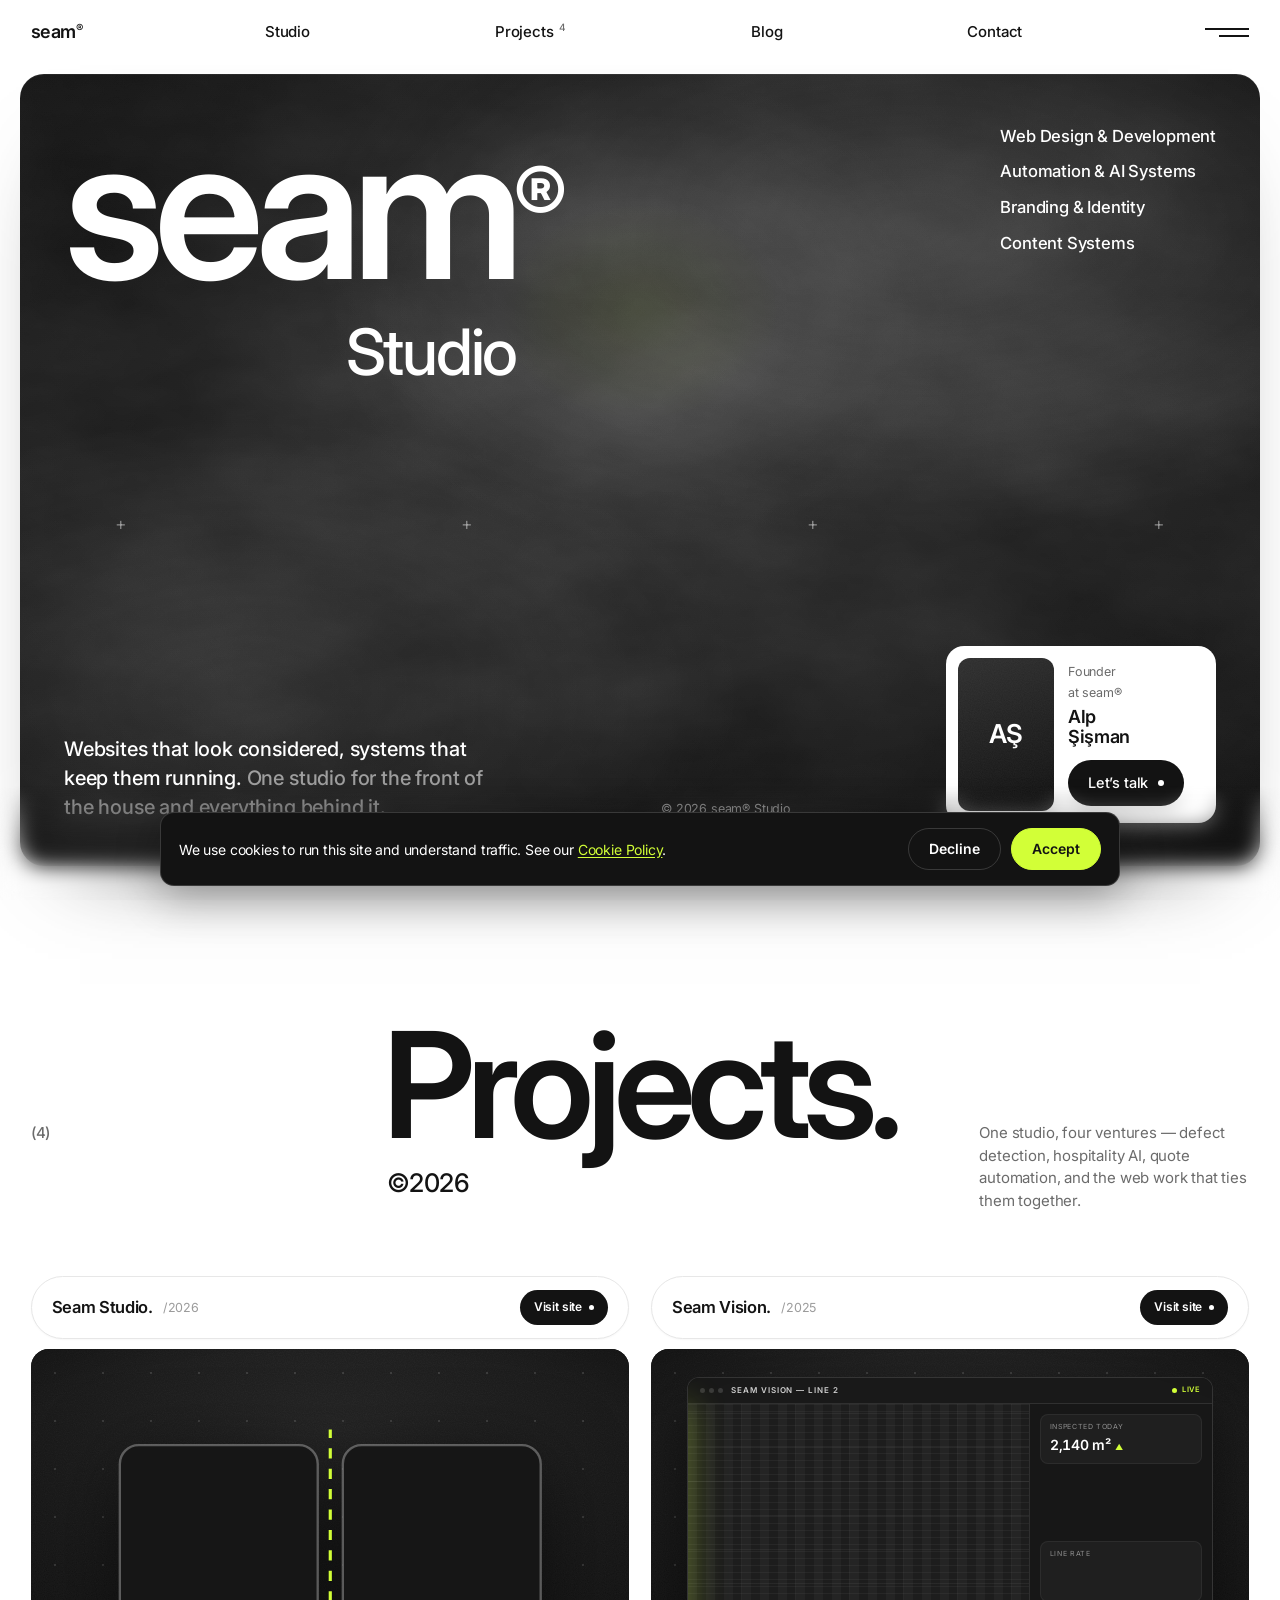
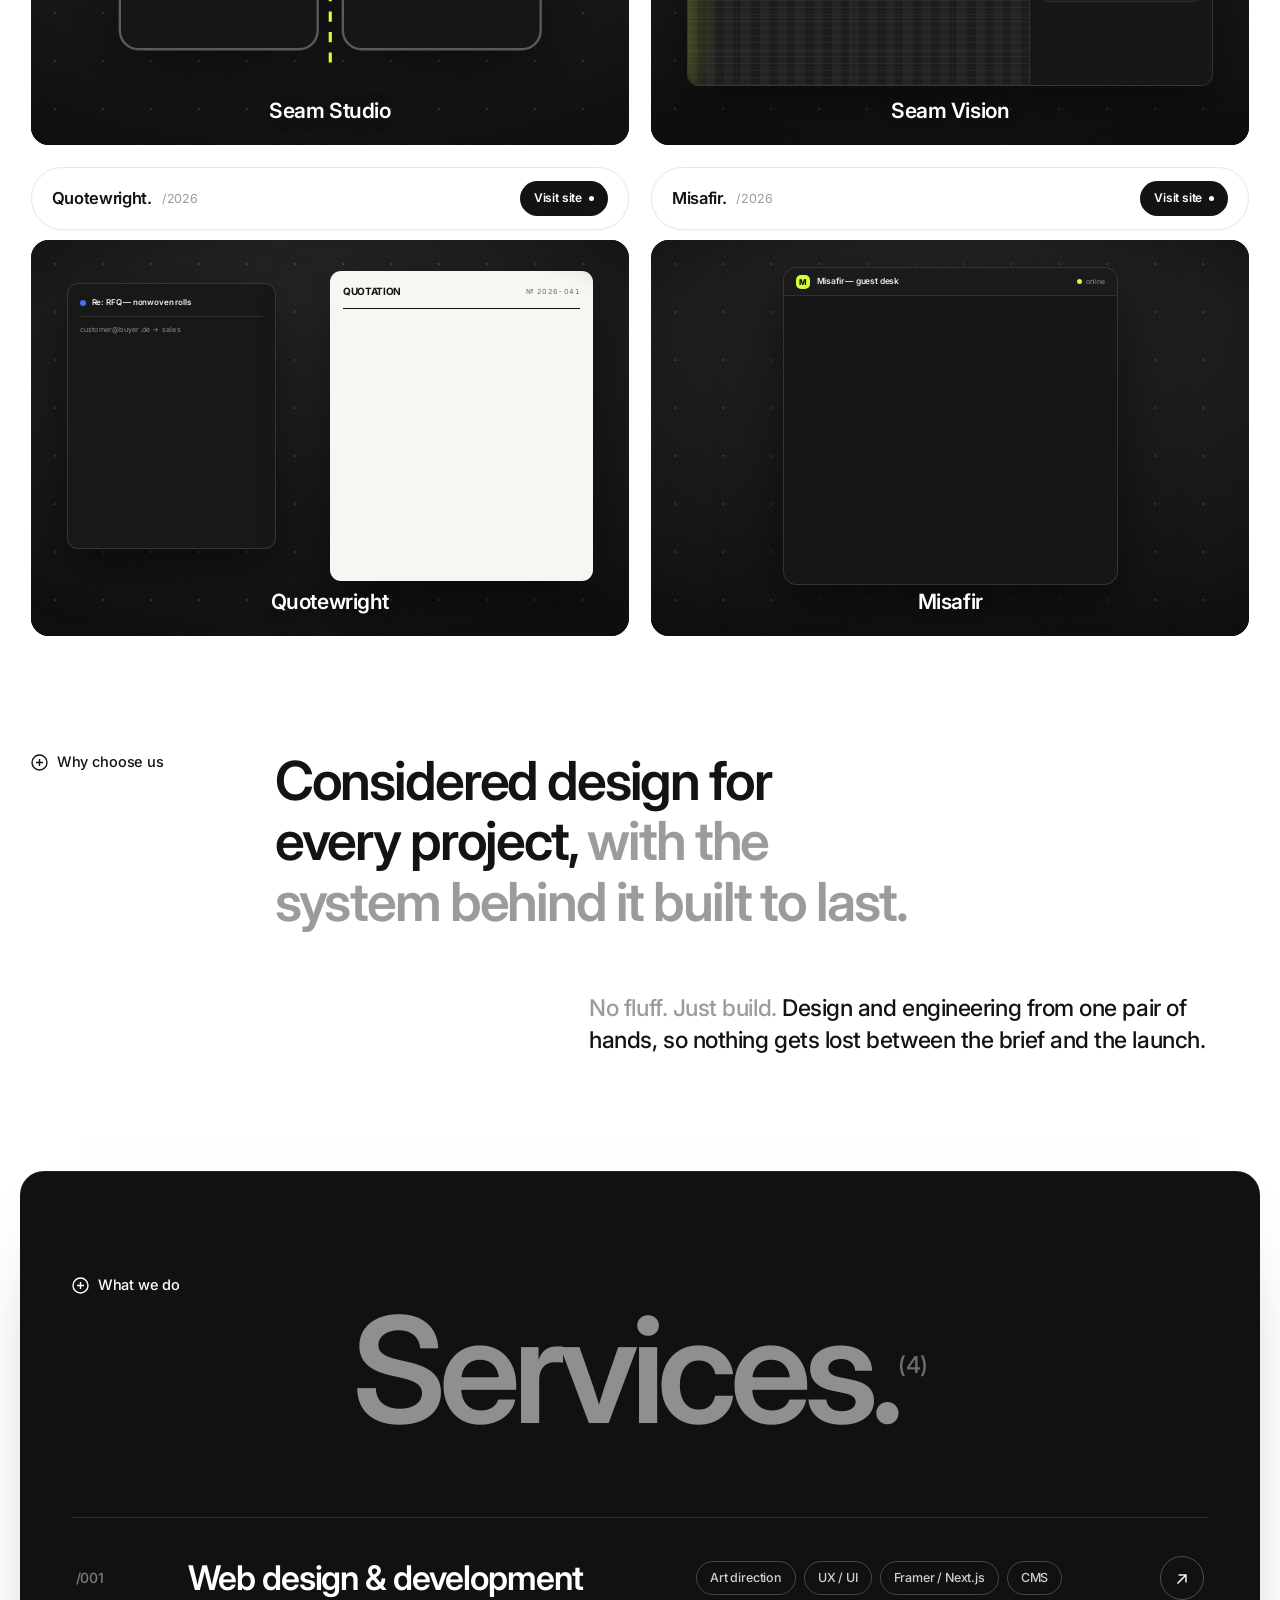
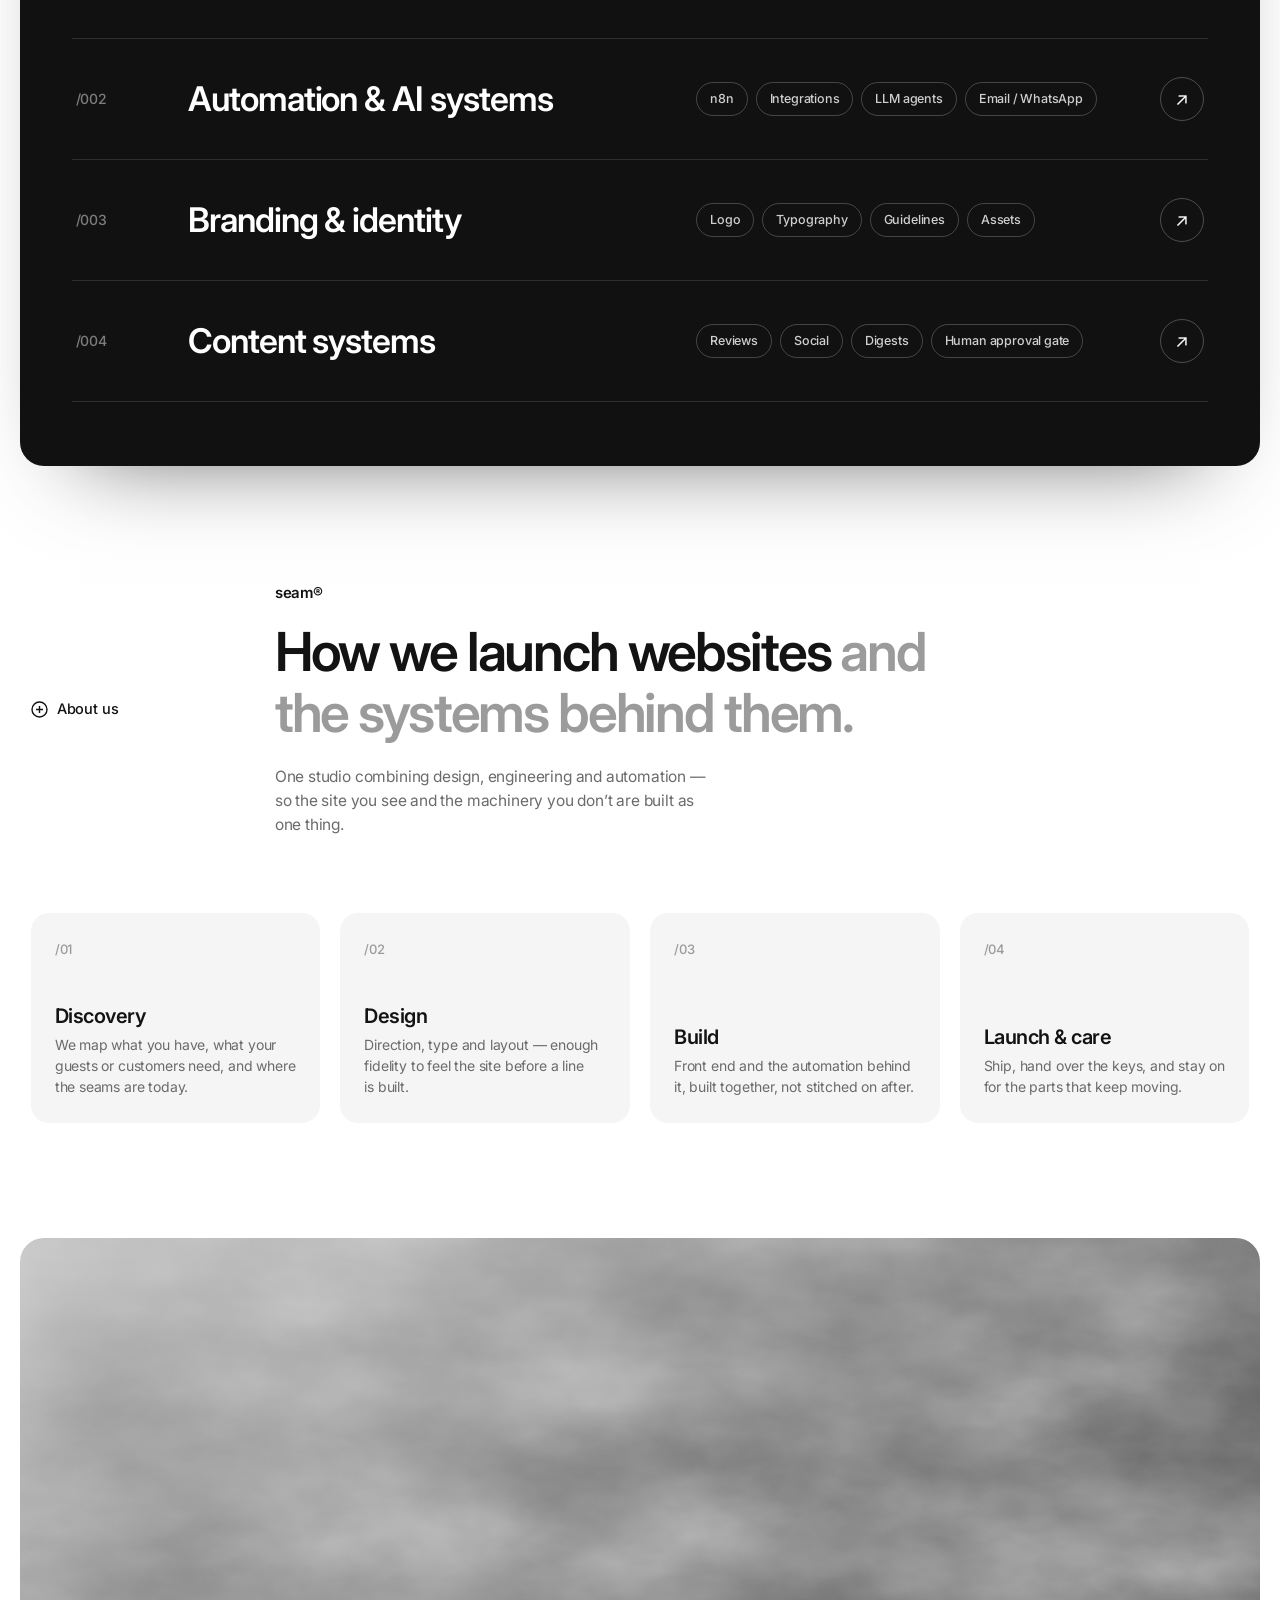
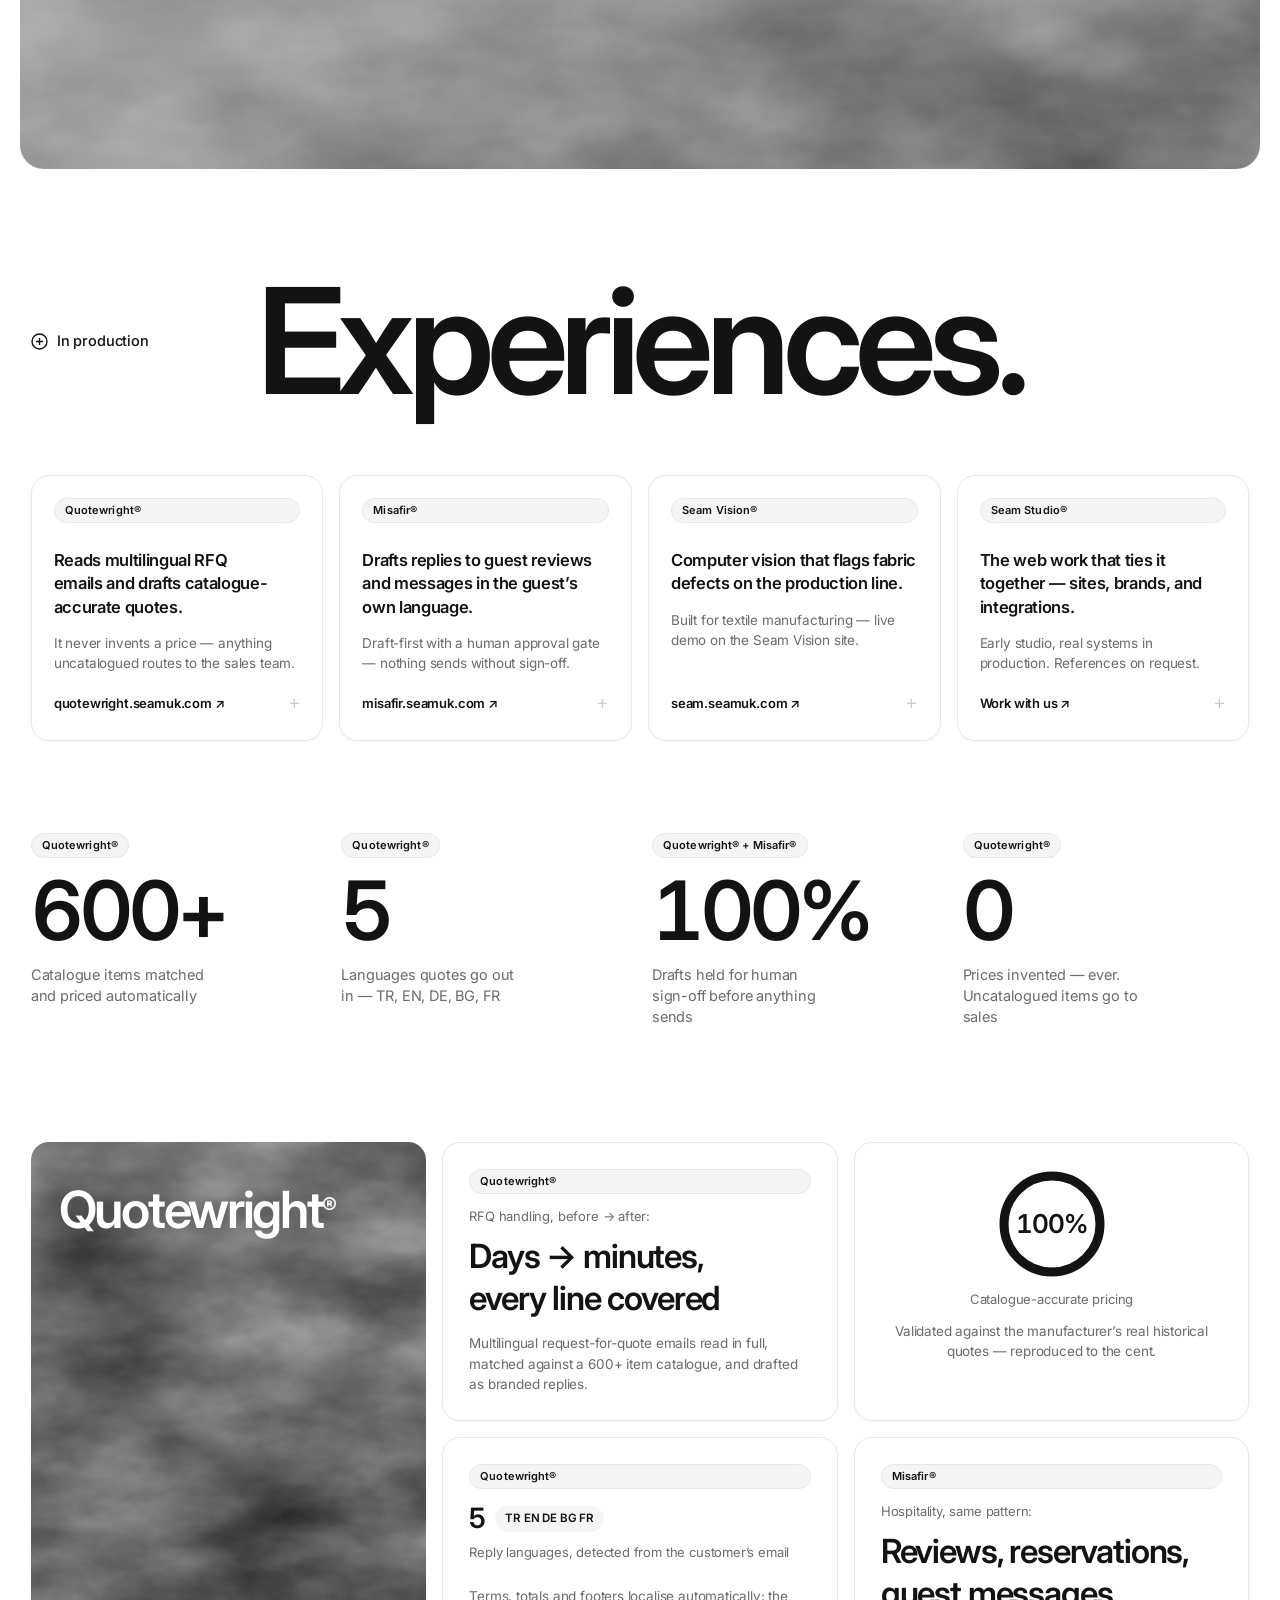
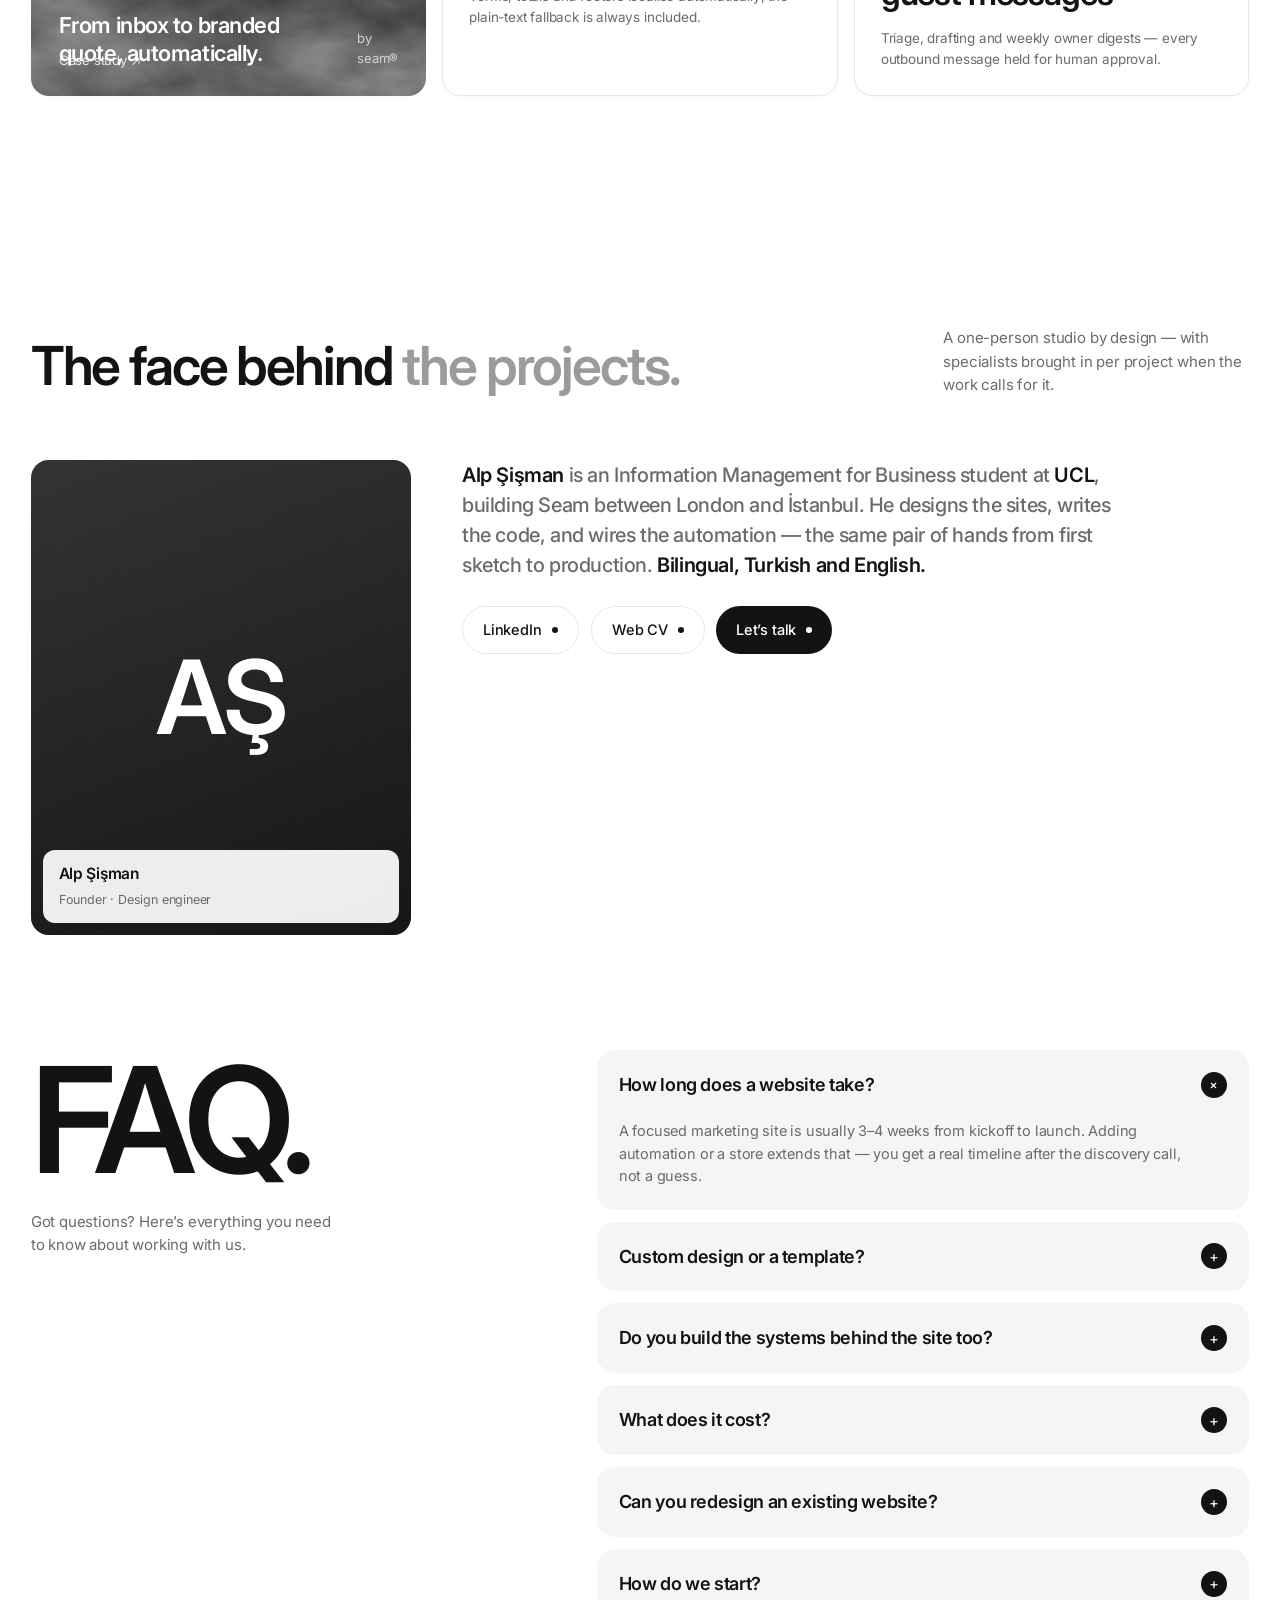
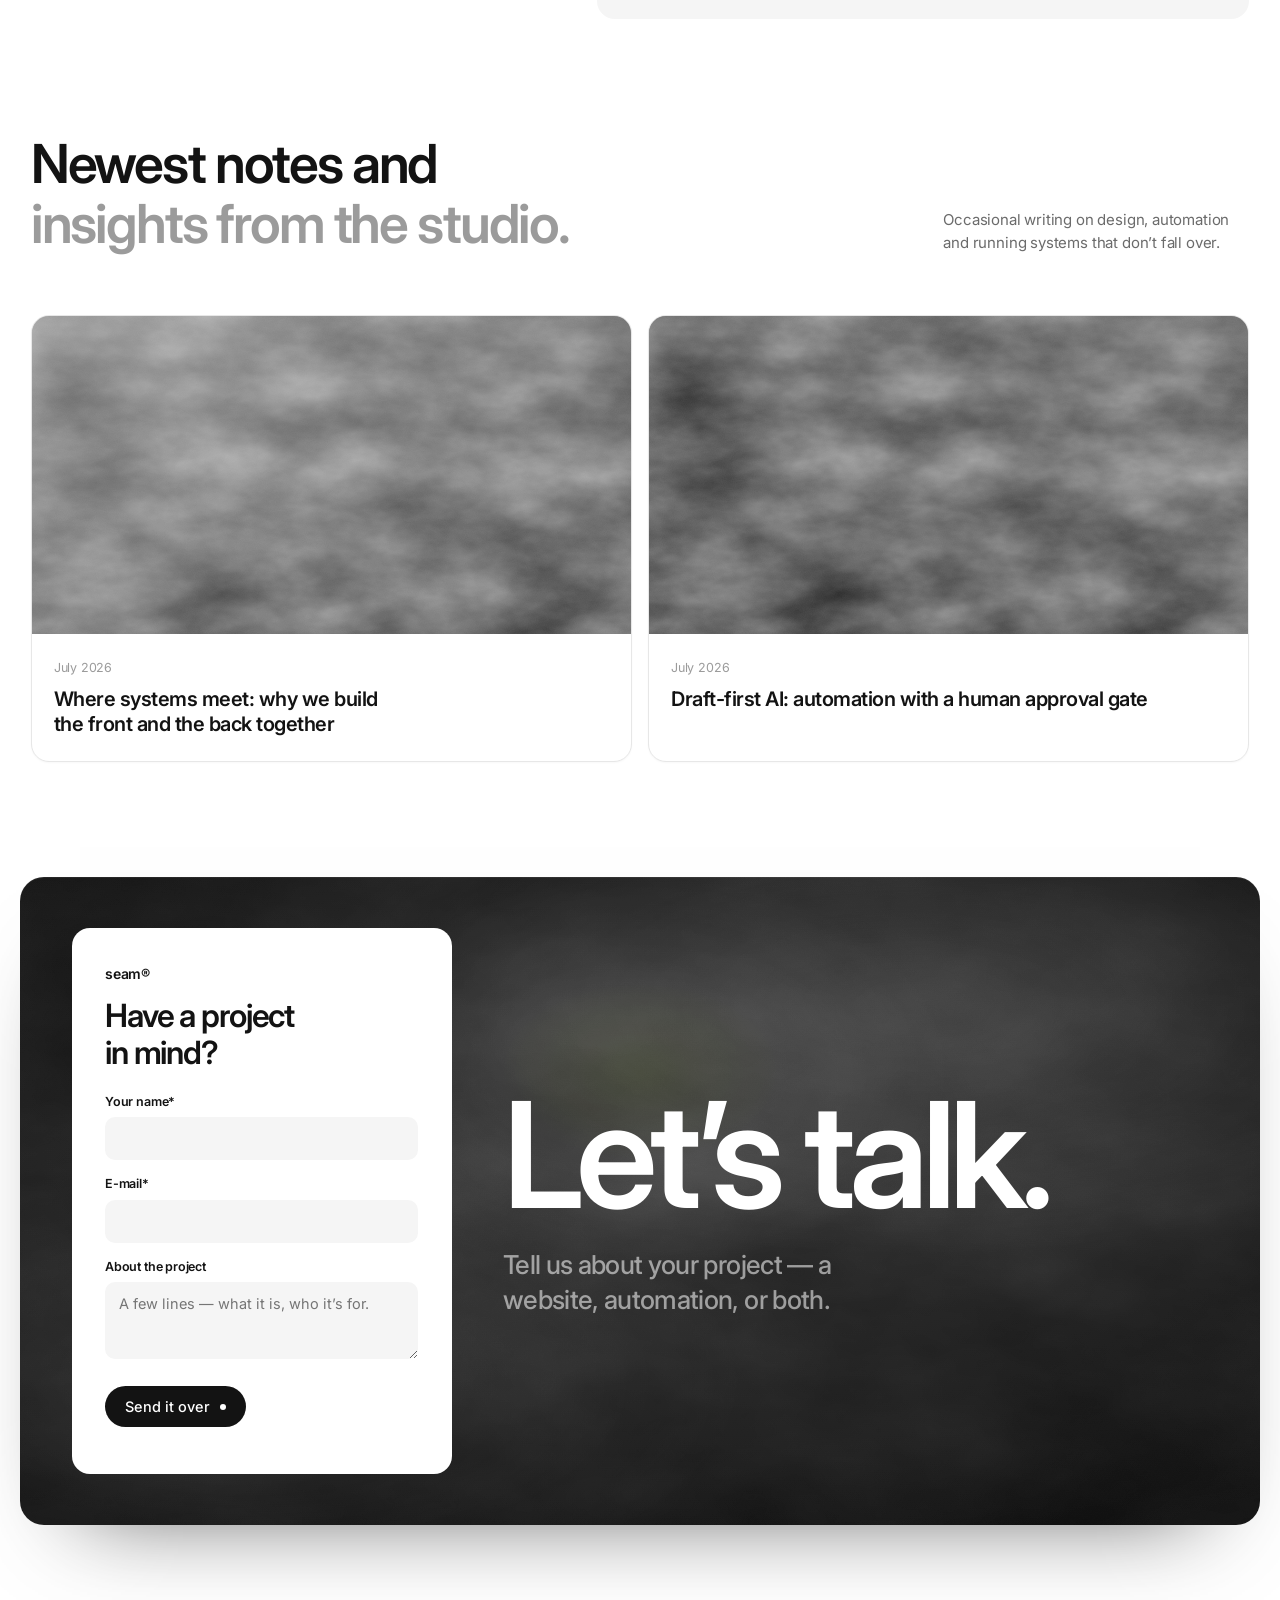
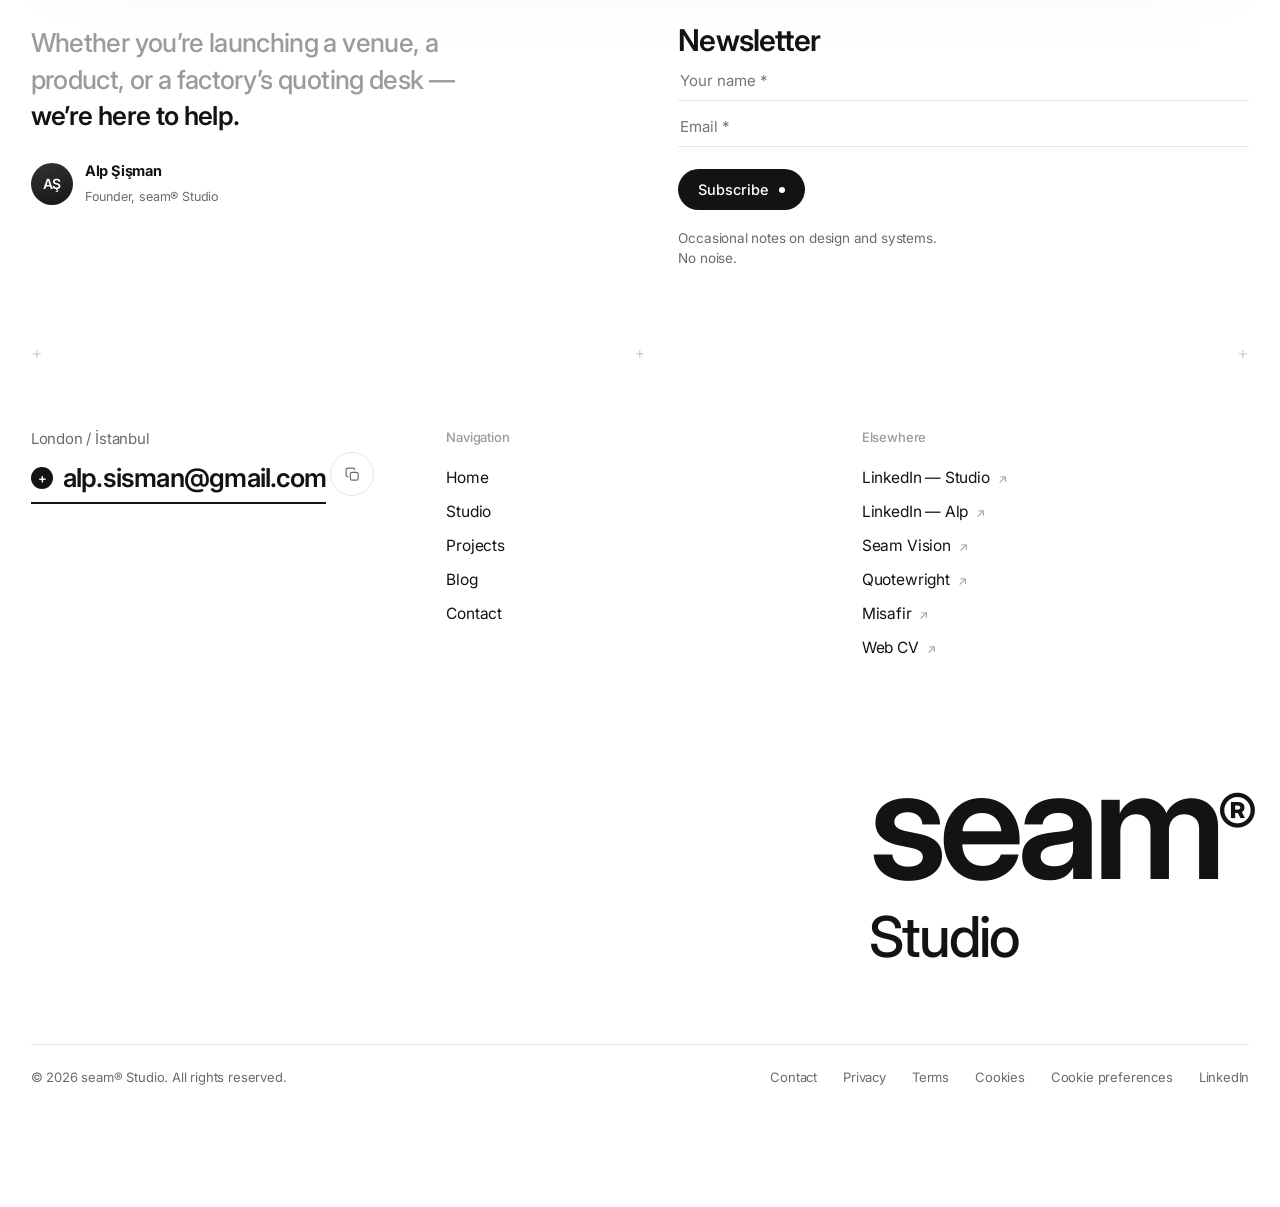
<file: index.html>
<!doctype html>
<html lang="en">
<head>
<meta charset="utf-8">
<meta name="viewport" content="width=device-width, initial-scale=1">
<title>seam® Studio — Websites and the systems behind them</title>
<meta name="description" content="seam® Studio designs websites and builds the automation behind them — Seam Vision, Misafir, Quotewright. London / İstanbul.">
<link rel="preconnect" href="https://fonts.googleapis.com">
<link rel="preconnect" href="https://fonts.gstatic.com" crossorigin>
<link href="https://fonts.googleapis.com/css2?family=Inter:wght@400;500;600;700&display=swap" rel="stylesheet">
<link rel="stylesheet" href="styles.css">
<link rel="icon" href="data:image/svg+xml,<svg xmlns='http://www.w3.org/2000/svg' viewBox='0 0 100 100'><rect width='100' height='100' rx='18' fill='%23131313'/><path d='M20 50h60' stroke='%23D2FF37' stroke-width='7' stroke-dasharray='11 9'/></svg>">
</head>
<body>

<header class="nav">
  <div class="wrap navrow">
    <a class="logo" href="index.html">seam<span style="font-size:.62em;vertical-align:.5em">®</span></a>
    <nav class="navlinks" aria-label="Primary">
      <a href="studio.html">Studio</a>
      <a href="projects.html">Projects <sup>4</sup></a>
      <a href="blog.html">Blog</a>
      <a href="contact.html">Contact</a>
    </nav>
    <button class="burger" id="burger" aria-label="Menu" aria-expanded="false"><span></span><span></span></button>
  </div>
</header>
<div class="mobilemenu" id="mobilemenu">
  <a href="studio.html">Studio</a><a href="projects.html">Projects</a><a href="blog.html">Blog</a><a href="contact.html">Contact</a>
</div>

<div id="page">
<main>

  <!-- HERO -->
  <div class="hero wrap" style="max-width:none;padding-left:0;padding-right:0">
    <div class="panel smoke heropanel" style="margin:0 var(--inset)">
      <div class="herotop">
        <div>
          <h1 class="wordmark">seam<span class="r">®</span></h1>
          <div class="wordmark-sub">Studio</div>
        </div>
        <ul class="heroservices">
          <li>Web Design &amp; Development</li>
          <li>Automation &amp; AI Systems</li>
          <li>Branding &amp; Identity</li>
          <li>Content Systems</li>
        </ul>
      </div>
      <div class="plusrow" aria-hidden="true"><span>+</span><span>+</span><span>+</span><span>+</span></div>
      <div class="herobottom">
        <p class="herotag">Websites that look considered, systems that keep them running. <span class="g">One studio for the front of the house and everything behind it.</span></p>
        <span class="herocopyright">© 2026 seam® Studio</span>
        <div class="herocard">
          <div class="mono small">AŞ</div>
          <div class="col">
            <span class="role">Founder</span>
            <span class="role">at seam®</span>
            <span class="name">Alp<br>Şişman</span>
            <a class="pill" href="contact.html">Let’s talk</a>
          </div>
        </div>
      </div>
    </div>
  </div>

  <!-- PROJECTS -->
  <section id="work">
    <div class="wrap">
      <div class="titlerow">
        <span class="aside-l rv">(4)</span>
        <div class="t rv">
          <h2 class="mega">Projects.</h2>
          <span class="copy">©2026</span>
        </div>
        <p class="aside-r rv">One studio, four ventures — defect detection, hospitality AI, quote automation, and the web work that ties them together.</p>
      </div>
      <div class="projgrid">

        <div class="proj rv">
          <div class="bar"><span class="nm">Seam Studio.</span><span class="yr">/2026</span><a class="visit" href="projects.html#seam-studio">Visit site</a></div>
          <a class="img" href="projects.html#seam-studio" aria-label="Seam Studio project" style="display:block">
            <div class="anim">
              <div class="as-stage">
                <svg class="as-svg" viewBox="0 0 320 190" fill="none" aria-hidden="true">
                  <g class="as-panelL">
                    <rect x="26" y="30" width="126" height="130" rx="12" fill="#161616" stroke="rgba(255,255,255,.3)" stroke-width="1.5"/>
                    <rect class="as-wf" x="42" y="50" width="66" height="10" rx="5" fill="rgba(255,255,255,.5)"/>
                    <rect class="as-wf w2" x="42" y="70" width="94" height="5" rx="2.5" fill="rgba(255,255,255,.18)"/>
                    <rect class="as-wf w3" x="42" y="82" width="80" height="5" rx="2.5" fill="rgba(255,255,255,.18)"/>
                    <rect class="as-wf w4" x="42" y="94" width="88" height="5" rx="2.5" fill="rgba(255,255,255,.18)"/>
                    <rect class="as-wf w2" x="42" y="116" width="94" height="28" rx="6" fill="rgba(255,255,255,.08)"/>
                  </g>
                  <g class="as-panelR">
                    <rect x="168" y="30" width="126" height="130" rx="12" fill="#161616" stroke="rgba(255,255,255,.3)" stroke-width="1.5"/>
                    <rect class="as-wf" x="184" y="50" width="94" height="52" rx="8" fill="rgba(255,255,255,.1)"/>
                    <path class="as-wf w2" d="M196 90l14-16 12 10 16-20" stroke="rgba(255,255,255,.4)" stroke-width="2" fill="none" stroke-linecap="round"/>
                    <g class="as-cta">
                      <rect class="as-wf w3" x="184" y="114" width="58" height="26" rx="13" fill="#D2FF37"/>
                      <circle class="as-wf w3" cx="230" cy="127" r="2.5" fill="#111"/>
                    </g>
                  </g>
                  <line class="as-seamglow" x1="160" y1="20" x2="160" y2="170" stroke="rgba(210,255,55,.5)" stroke-width="6" stroke-linecap="round"/>
                  <path class="as-seam" d="M160 20v150" stroke="#D2FF37" stroke-width="2"/>
                  <g class="as-needle"><circle cx="160" cy="95" r="4" fill="#D2FF37"/><circle cx="160" cy="95" r="8" fill="none" stroke="rgba(210,255,55,.35)" stroke-width="1.5"/></g>
                  <path class="as-cursor" d="M206 130l7 17 3-7 7-3-17-7Z" fill="#fff" stroke="#111" stroke-width="1" transform="translate(6,-4)"/>
                </svg>
              </div>
            </div>
            <div class="mark">Seam Studio</div>
          </a>
        </div>

        <div class="proj rv">
          <div class="bar"><span class="nm">Seam Vision.</span><span class="yr">/2025</span><a class="visit" href="https://seam.seamuk.com" target="_blank" rel="noopener">Visit site</a></div>
          <a class="img" href="projects.html#seam-vision" aria-label="Seam Vision project" style="display:block">
            <div class="anim">
              <div class="av-frame">
                <div class="av-head">
                  <span class="dots"><i></i><i></i><i></i></span>
                  <span class="t">Seam Vision — Line 2</span>
                  <span class="live"><i></i>LIVE</span>
                </div>
                <div class="av-fabric"></div>
                <div class="av-scan"></div>
                <div class="av-box av-b1"><span class="frame"></span><b>SLUB</b><span class="conf">98.4%</span></div>
                <div class="av-box av-b2"><span class="frame"></span><b>STAIN</b><span class="conf">96.1%</span></div>
                <div class="av-side">
                  <div class="av-tile"><div class="k">Inspected today</div><div class="v">2,140 m²<em>▲</em></div></div>
                  <div class="av-flag"><i></i>Slub — row 214, cam 3</div>
                  <div class="av-flag f2"><i></i>Stain — row 231, cam 1</div>
                  <div class="av-tile"><div class="k">Line rate</div><div class="av-bars"><i></i><i></i><i></i><i></i><i></i><i></i></div></div>
                </div>
              </div>
            </div>
            <div class="mark">Seam Vision</div>
          </a>
        </div>

        <div class="proj rv">
          <div class="bar"><span class="nm">Quotewright.</span><span class="yr">/2026</span><a class="visit" href="https://quotewright.seamuk.com" target="_blank" rel="noopener">Visit site</a></div>
          <a class="img" href="projects.html#quotewright" aria-label="Quotewright project" style="display:block">
            <div class="anim">
              <div class="aq-mail">
                <div class="subj"><i></i>Re: RFQ — nonwoven rolls</div>
                <div class="from">customer@buyer.de → sales</div>
                <div class="line"></div><div class="line"></div><div class="line"></div><div class="line"></div>
                <span class="aq-att"><b>⌗</b> RFQ_lines.xlsx</span>
              </div>
              <div class="aq-flow"><span class="track"></span><span class="dot"></span></div>
              <div class="aq-quote">
                <div class="lh"><span class="wm">QUOTATION</span><span class="no">№ 2026-041</span></div>
                <div class="aq-langs"><i class="on">DE</i><i>EN</i><i>TR</i></div>
                <div class="aq-row"><span class="l"><span class="p">Nonwoven roll · 220 gsm</span><span class="s">OK0220SD1659H915</span></span><b>€0.72/m²</b></div>
                <div class="aq-row"><span class="l"><span class="p">Microfibre cloth · 32×38</span><span class="s">3 pcs / pack · 48 / box</span></span><b>$1.37/pk</b></div>
                <div class="aq-row"><span class="l"><span class="p">Uncatalogued item</span><span class="s">no price invented</span></span><b class="pend">→ sales team</b></div>
                <div class="aq-total"><span>Grand total</span><span class="sum"><i></i>€72,000.00</span></div>
              </div>
              <div class="aq-stamp">Draft — human approves</div>
            </div>
            <div class="mark">Quotewright</div>
          </a>
        </div>

        <div class="proj rv">
          <div class="bar"><span class="nm">Misafir.</span><span class="yr">/2026</span><a class="visit" href="https://misafir.seamuk.com" target="_blank" rel="noopener">Visit site</a></div>
          <a class="img" href="projects.html#misafir" aria-label="Misafir project" style="display:block">
            <div class="anim">
              <div class="am-toast"><div class="tt"><i></i>Reservation confirmed</div><div class="ts">Sat 21:00 · table for 4 · seaside</div></div>
              <div class="am-frame">
                <div class="am-head"><span class="logo">M</span><span class="t">Misafir — guest desk</span><span class="on"><i></i>online</span></div>
                <div class="am-chat">
                  <div class="am-b am-guest">
                    <div class="who">Guest review · Google</div>
                    Lovely evening by the water — though service was slow to start.
                    <div class="am-stars"><i>★</i><i>★</i><i>★</i><i>★</i>★</div>
                  </div>
                  <div class="am-typing"><i></i><i></i><i></i></div>
                  <div class="am-b am-draft">
                    <span class="lang">EN</span>
                    <div class="who">Misafir — drafted reply</div>
                    Thank you for the kind words — and you’re right about the wait. We’ve shared it with the team for Saturday service…
                  </div>
                  <div class="am-approve"><span class="hold">held for approval</span><span class="tick">✓ Approve &amp; send</span></div>
                </div>
              </div>
            </div>
            <div class="mark">Misafir</div>
          </a>
        </div>

      </div>
    </div>
  </section>

  <!-- WHY -->
  <section id="why" style="padding-top:0">
    <div class="wrap">
      <div class="statement">
        <span class="label rv"><svg viewBox="0 0 17 17" fill="none"><circle cx="8.5" cy="8.5" r="7.5" stroke="currentColor" stroke-width="1.4"/><path d="M8.5 5v7M5 8.5h7" stroke="currentColor" stroke-width="1.4"/></svg>Why choose us</span>
        <h2 class="big rv">Considered design for every project, <span class="g">with the system behind it built to last.</span></h2>
      </div>
      <div class="substatement rv">
        <p><span class="g">No fluff. Just build.</span> Design and engineering from one pair of hands, so nothing gets lost between the brief and the launch.</p>
      </div>
    </div>
  </section>

  <!-- SERVICES -->
  <div class="panel svcpanel">
    <div class="inner">
      <span class="label rv"><svg viewBox="0 0 17 17" fill="none"><circle cx="8.5" cy="8.5" r="7.5" stroke="currentColor" stroke-width="1.4"/><path d="M8.5 5v7M5 8.5h7" stroke="currentColor" stroke-width="1.4"/></svg>What we do</span>
      <h2 class="mega rv">Services.<span class="sup">(4)</span></h2>
      <div class="svclist">
        <a class="svcrow rv" href="contact.html">
          <span class="no">/001</span>
          <h3>Web design &amp; development</h3>
          <div class="tags"><span class="tag">Art direction</span><span class="tag">UX / UI</span><span class="tag">Framer / Next.js</span><span class="tag">CMS</span></div>
          <span class="go">↗</span>
        </a>
        <a class="svcrow rv" href="contact.html">
          <span class="no">/002</span>
          <h3>Automation &amp; AI systems</h3>
          <div class="tags"><span class="tag">n8n</span><span class="tag">Integrations</span><span class="tag">LLM agents</span><span class="tag">Email / WhatsApp</span></div>
          <span class="go">↗</span>
        </a>
        <a class="svcrow rv" href="contact.html">
          <span class="no">/003</span>
          <h3>Branding &amp; identity</h3>
          <div class="tags"><span class="tag">Logo</span><span class="tag">Typography</span><span class="tag">Guidelines</span><span class="tag">Assets</span></div>
          <span class="go">↗</span>
        </a>
        <a class="svcrow rv" href="contact.html">
          <span class="no">/004</span>
          <h3>Content systems</h3>
          <div class="tags"><span class="tag">Reviews</span><span class="tag">Social</span><span class="tag">Digests</span><span class="tag">Human approval gate</span></div>
          <span class="go">↗</span>
        </a>
      </div>
    </div>
  </div>

  <!-- ABOUT / PROCESS -->
  <section id="studio">
    <div class="wrap">
      <div class="abouthead">
        <span class="label rv"><svg viewBox="0 0 17 17" fill="none"><circle cx="8.5" cy="8.5" r="7.5" stroke="currentColor" stroke-width="1.4"/><path d="M8.5 5v7M5 8.5h7" stroke="currentColor" stroke-width="1.4"/></svg>About us</span>
        <div class="aboutbody">
          <div class="brandmini rv">seam®</div>
          <h2 class="big rv">How we launch websites <span class="g">and the systems behind them.</span></h2>
          <p class="sub rv">One studio combining design, engineering and automation — so the site you see and the machinery you don’t are built as one thing.</p>
        </div>
      </div>
      <div class="steps">
        <div class="step rv"><span class="no">/01</span><h3>Discovery</h3><p>We map what you have, what your guests or customers need, and where the seams are today.</p></div>
        <div class="step rv"><span class="no">/02</span><h3>Design</h3><p>Direction, type and layout — enough fidelity to feel the site before a line is built.</p></div>
        <div class="step rv"><span class="no">/03</span><h3>Build</h3><p>Front end and the automation behind it, built together, not stitched on after.</p></div>
        <div class="step rv"><span class="no">/04</span><h3>Launch &amp; care</h3><p>Ship, hand over the keys, and stay on for the parts that keep moving.</p></div>
      </div>
    </div>
  </section>

  <!-- EXPERIENCES / WHAT THE SYSTEMS DO -->
  <section id="experiences" style="padding-top:0">
    <div class="bigimage rv"></div>
    <div class="wrap exphead">
      <div class="titlerow" style="margin-bottom:0">
        <span class="label rv" style="align-self:center"><svg viewBox="0 0 17 17" fill="none"><circle cx="8.5" cy="8.5" r="7.5" stroke="currentColor" stroke-width="1.4"/><path d="M8.5 5v7M5 8.5h7" stroke="currentColor" stroke-width="1.4"/></svg>In production</span>
        <div class="t rv"><h2 class="mega">Experiences.</h2></div>
        <span></span>
      </div>
      <div class="quotecards">
        <div class="qcard rv">
          <span class="vchip">Quotewright®</span>
          <p class="quote">Reads multilingual RFQ emails and drafts catalogue-accurate quotes.</p>
          <p class="sub">It never invents a price — anything uncatalogued routes to the sales team.</p>
          <div class="foot"><a class="go2" href="https://quotewright.seamuk.com" target="_blank" rel="noopener">quotewright.seamuk.com ↗</a><span class="plus">+</span></div>
        </div>
        <div class="qcard rv">
          <span class="vchip">Misafir®</span>
          <p class="quote">Drafts replies to guest reviews and messages in the guest’s own language.</p>
          <p class="sub">Draft-first with a human approval gate — nothing sends without sign-off.</p>
          <div class="foot"><a class="go2" href="https://misafir.seamuk.com" target="_blank" rel="noopener">misafir.seamuk.com ↗</a><span class="plus">+</span></div>
        </div>
        <div class="qcard rv">
          <span class="vchip">Seam Vision®</span>
          <p class="quote">Computer vision that flags fabric defects on the production line.</p>
          <p class="sub">Built for textile manufacturing — live demo on the Seam Vision site.</p>
          <div class="foot"><a class="go2" href="https://seam.seamuk.com" target="_blank" rel="noopener">seam.seamuk.com ↗</a><span class="plus">+</span></div>
        </div>
        <div class="qcard rv">
          <span class="vchip">Seam Studio®</span>
          <p class="quote">The web work that ties it together — sites, brands, and integrations.</p>
          <p class="sub">Early studio, real systems in production. References on request.</p>
          <div class="foot"><a class="go2" href="contact.html">Work with us ↗</a><span class="plus">+</span></div>
        </div>
      </div>
      <div class="statrow">
        <div class="stat rv"><span class="vchip">Quotewright®</span><div class="n">600+</div><div class="d">Catalogue items matched and priced automatically</div></div>
        <div class="stat rv"><span class="vchip">Quotewright®</span><div class="n">5</div><div class="d">Languages quotes go out in — TR, EN, DE, BG, FR</div></div>
        <div class="stat rv"><span class="vchip">Quotewright® + Misafir®</span><div class="n">100%</div><div class="d">Drafts held for human sign-off before anything sends</div></div>
        <div class="stat rv"><span class="vchip">Quotewright®</span><div class="n">0</div><div class="d">Prices invented — ever. Uncatalogued items go to sales</div></div>
      </div>
    </div>
  </section>

  <!-- CASE STUDY -->
  <section id="case" style="padding-top:0">
    <div class="wrap">
      <div class="casegrid">
        <div class="ccard imgcard rv">
          <div class="content">
            <div class="wm">Quotewright<span style="font-size:.45em;vertical-align:.6em">®</span></div>
            <div class="cap">
              <span class="t">From inbox to branded quote, automatically.</span>
              <span class="s">by seam®</span>
            </div>
          </div>
          <a class="live" style="position:absolute;left:28px;bottom:26px;font-size:13px;color:rgba(255,255,255,.85);z-index:3" href="projects.html#quotewright">Case study ↗</a>
        </div>
        <div class="ccard rv">
          <span class="vchip">Quotewright®</span>
          <div class="kpilabel">RFQ handling, before → after:</div>
          <div class="kpi">Days → minutes,<br>every line covered</div>
          <p class="note">Multilingual request-for-quote emails read in full, matched against a 600+ item catalogue, and drafted as branded replies.</p>
        </div>
        <div class="ccard rv">
          <div class="ringwrap">
            <div class="ring">
              <svg viewBox="0 0 110 110"><circle cx="55" cy="55" r="48" fill="none" stroke="#EDEDED" stroke-width="9"/><circle cx="55" cy="55" r="48" fill="none" stroke="#131313" stroke-width="9" stroke-linecap="round" stroke-dasharray="301.6" stroke-dashoffset="0"/></svg>
              <span class="val">100%</span>
            </div>
            <div class="kpilabel" style="margin:0">Catalogue-accurate pricing</div>
            <p class="note" style="margin-top:2px">Validated against the manufacturer’s real historical quotes — reproduced to the cent.</p>
          </div>
        </div>
        <div class="ccard rv">
          <span class="vchip">Quotewright®</span>
          <div style="display:flex;align-items:center;gap:10px"><span class="kpi" style="font-size:28px">5</span><span class="chip">TR EN DE BG FR</span></div>
          <div class="kpilabel" style="margin-top:6px">Reply languages, detected from the customer’s email</div>
          <p class="note">Terms, totals and footers localise automatically; the plain-text fallback is always included.</p>
        </div>
        <div class="ccard rv">
          <span class="vchip">Misafir®</span>
          <div class="kpilabel">Hospitality, same pattern:</div>
          <div class="kpi">Reviews, reservations,<br>guest messages</div>
          <p class="note">Triage, drafting and weekly owner digests — every outbound message held for human approval.</p>
        </div>
      </div>
    </div>
  </section>

  <!-- THE FACE BEHIND THE PROJECTS -->
  <section id="team">
    <div class="wrap">
      <div class="bloghead">
        <h2 class="big rv">The face behind <span class="g">the projects.</span></h2>
        <p class="sub rv">A one-person studio by design — with specialists brought in per project when the work calls for it.</p>
      </div>
      <div class="facegrid">
        <div class="tcard rv">
          <div class="mono fill">AŞ</div>
          <div class="meta"><b>Alp Şişman</b><span>Founder · Design engineer</span></div>
        </div>
        <div class="facebio rv">
          <p><b>Alp Şişman</b> is an Information Management for Business student at <b>UCL</b>, building Seam between London and İstanbul. He designs the sites, writes the code, and wires the automation — the same pair of hands from first sketch to production. <b>Bilingual, Turkish and English.</b></p>
          <div class="links">
            <a class="pill ghost" href="https://www.linkedin.com/in/alp-sisman-68a604226/" target="_blank" rel="noopener">LinkedIn</a>
            <a class="pill ghost" href="https://www.homepages.ucl.ac.uk/~zceisis/index.html" target="_blank" rel="noopener">Web CV</a>
            <a class="pill" href="contact.html">Let’s talk</a>
          </div>
        </div>
      </div>
    </div>
  </section>

  <!-- FAQ -->
  <section id="faq" style="padding-top:0">
    <div class="wrap faqgrid">
      <div>
        <h2 class="mega rv">FAQ.</h2>
        <p class="sub rv">Got questions? Here’s everything you need to know about working with us.</p>
      </div>
      <div class="faqlist">
        <details class="faq rv" open><summary>How long does a website take?<span class="ic">+</span></summary>
          <div class="ans">A focused marketing site is usually 3–4 weeks from kickoff to launch. Adding automation or a store extends that — you get a real timeline after the discovery call, not a guess.</div></details>
        <details class="faq rv"><summary>Custom design or a template?<span class="ic">+</span></summary>
          <div class="ans">Custom, always — but pragmatic. We reuse proven patterns where they help and spend the design budget where it changes how the site feels and performs.</div></details>
        <details class="faq rv"><summary>Do you build the systems behind the site too?<span class="ic">+</span></summary>
          <div class="ans">Yes — that’s the point of the studio. Reservations, inboxes, quoting, review replies, reporting: we wire the workflows so the site isn’t an island.</div></details>
        <details class="faq rv"><summary>What does it cost?<span class="ic">+</span></summary>
          <div class="ans">It depends on scope, so we quote per project — after a short brief and a call, you get a fixed number, not an estimate that drifts.</div></details>
        <details class="faq rv"><summary>Can you redesign an existing website?<span class="ic">+</span></summary>
          <div class="ans">Yes. We audit what exists, keep what works, and rebuild the rest — including migrating content and connecting the systems behind it.</div></details>
        <details class="faq rv"><summary>How do we start?<span class="ic">+</span></summary>
          <div class="ans">Reach out with a short brief. We reply within two working days with questions, a direction and a real quote.</div></details>
      </div>
    </div>
  </section>

  <!-- BLOG -->
  <section id="insights" style="padding-top:0">
    <div class="wrap">
      <div class="bloghead">
        <h2 class="big rv">Newest notes and <span class="g">insights from the studio.</span></h2>
        <p class="sub rv">Occasional writing on design, automation and running systems that don’t fall over.</p>
      </div>
      <div class="posts">
        <a class="post rv" href="blog.html#where-systems-meet">
          <div class="img"></div>
          <div class="body"><span class="date">July 2026</span><h3>Where systems meet: why we build the front and the back together</h3></div>
        </a>
        <a class="post rv" href="blog.html#draft-first-ai">
          <div class="img alt"></div>
          <div class="body"><span class="date">July 2026</span><h3>Draft-first AI: automation with a human approval gate</h3></div>
        </a>
      </div>
    </div>
  </section>

  <!-- CTA -->
  <div class="panel smoke" id="contact" style="margin-bottom:0">
    <div class="ctapanel">
      <form class="formcard rv" name="contact" method="POST" data-netlify="true" netlify-honeypot="bot-field">
        <p style="display:none"><label>Don’t fill this out: <input name="bot-field"></label></p>
        <span class="brandmini">seam®</span>
        <h3>Have a project<br>in mind?</h3>
        <label for="f-name">Your name*</label>
        <input id="f-name" name="name" type="text" autocomplete="name" required>
        <label for="f-mail">E-mail*</label>
        <input id="f-mail" name="email" type="email" autocomplete="email" required>
        <label for="f-msg">About the project</label>
        <textarea id="f-msg" name="message" rows="3" placeholder="A few lines — what it is, who it’s for."></textarea>
        <button class="pill" type="submit">Send it over</button>
      </form>
      <div class="ctatext">
        <h2 class="mega rv">Let’s talk.</h2>
        <p class="sub rv">Tell us about your project — a website, automation, or both.</p>
      </div>
    </div>
  </div>

</main>

<footer>
  <div class="wrap">
    <div class="prefoot">
      <div>
        <p class="msg rv">Whether you’re launching a venue, a product, or a factory’s quoting desk — <b>we’re here to help.</b></p>
        <div class="who rv">
          <div class="mono avatar">AŞ</div>
          <div><b>Alp Şişman</b><span>Founder, seam® Studio</span></div>
        </div>
      </div>
      <div class="newsletter rv">
        <h3>Newsletter</h3>
        <form name="newsletter" method="POST" data-netlify="true">
          <input type="text" name="name" placeholder="Your name *" aria-label="Your name" required>
          <input type="email" name="email" placeholder="Email *" aria-label="Email" required>
          <button class="pill" type="submit">Subscribe</button>
        </form>
        <p class="note">Occasional notes on design and systems. No noise.</p>
      </div>
    </div>
    <div class="plusrow onlight" aria-hidden="true"><span>+</span><span>+</span><span>+</span></div>
    <div class="contactrow">
      <div>
        <div class="phone">London / İstanbul</div>
        <a class="bigmail" href="mailto:alp.sisman@gmail.com"><span class="ic">+</span>alp.sisman@gmail.com</a>
      </div>
      <div class="footcol">
        <h4>Navigation</h4>
        <a href="index.html">Home</a><a href="studio.html">Studio</a><a href="projects.html">Projects</a><a href="blog.html">Blog</a><a href="contact.html">Contact</a>
      </div>
      <div class="footcol">
        <h4>Elsewhere</h4>
        <a href="https://www.linkedin.com/company/koruseruk/" target="_blank" rel="noopener">LinkedIn — Studio <span>↗</span></a>
        <a href="https://www.linkedin.com/in/alp-sisman-68a604226/" target="_blank" rel="noopener">LinkedIn — Alp <span>↗</span></a>
        <a href="https://seam.seamuk.com" target="_blank" rel="noopener">Seam Vision <span>↗</span></a>
        <a href="https://quotewright.seamuk.com" target="_blank" rel="noopener">Quotewright <span>↗</span></a>
        <a href="https://misafir.seamuk.com" target="_blank" rel="noopener">Misafir <span>↗</span></a>
        <a href="https://www.homepages.ucl.ac.uk/~zceisis/index.html" target="_blank" rel="noopener">Web CV <span>↗</span></a>
      </div>
    </div>
    <div class="footmark rv">
      <div class="wm">seam<span class="r">®</span></div>
      <div class="sub">Studio</div>
    </div>
    <div class="footbar">
      <span>© <span id="yr">2026</span> seam® Studio. All rights reserved.</span>
      <span class="links"><a href="contact.html">Contact</a><a href="privacy.html">Privacy</a><a href="terms.html">Terms</a><a href="cookies.html">Cookies</a><a href="#" class="cookie-prefs">Cookie preferences</a><a href="https://www.linkedin.com/company/koruseruk/" target="_blank" rel="noopener">LinkedIn</a></span>
    </div>
  </div>
</footer>
</div>

<div class="bottomblur" aria-hidden="true"></div>
<script src="app.js"></script>
</body>
</html>
</file>
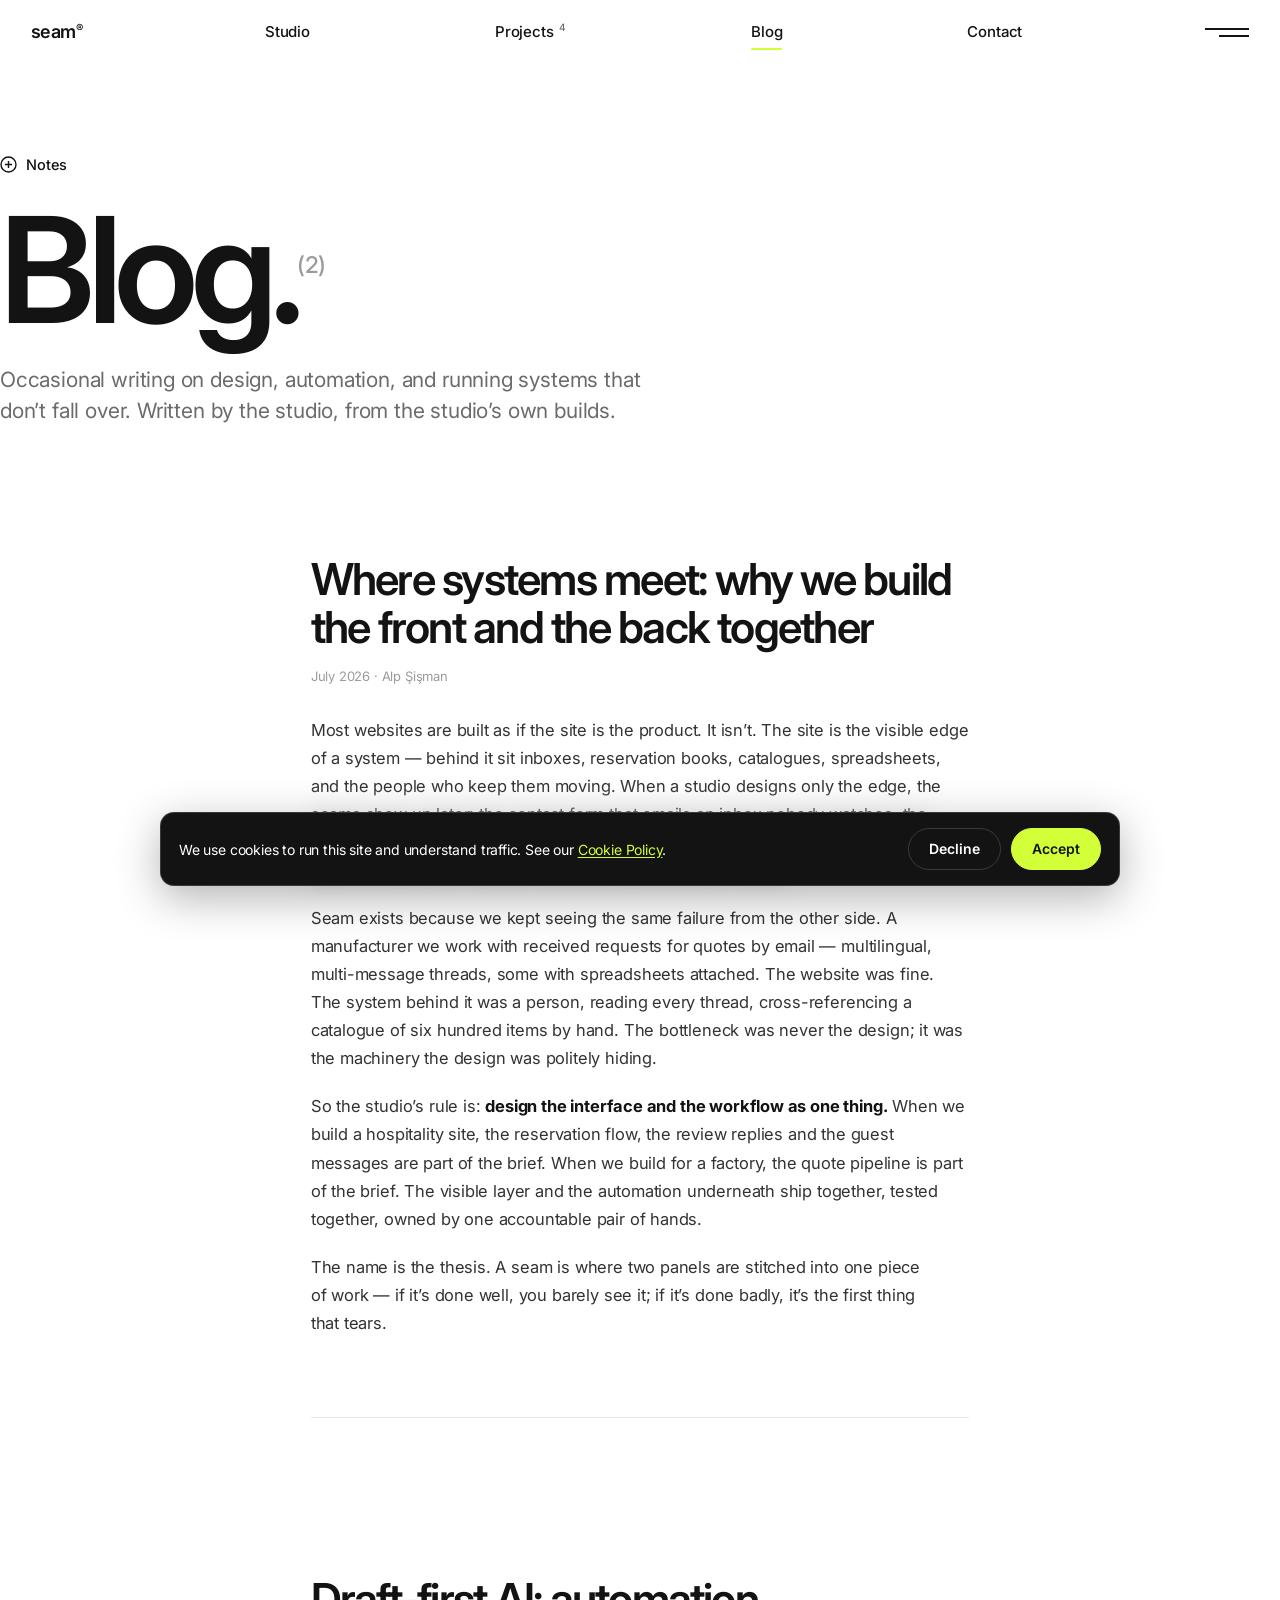
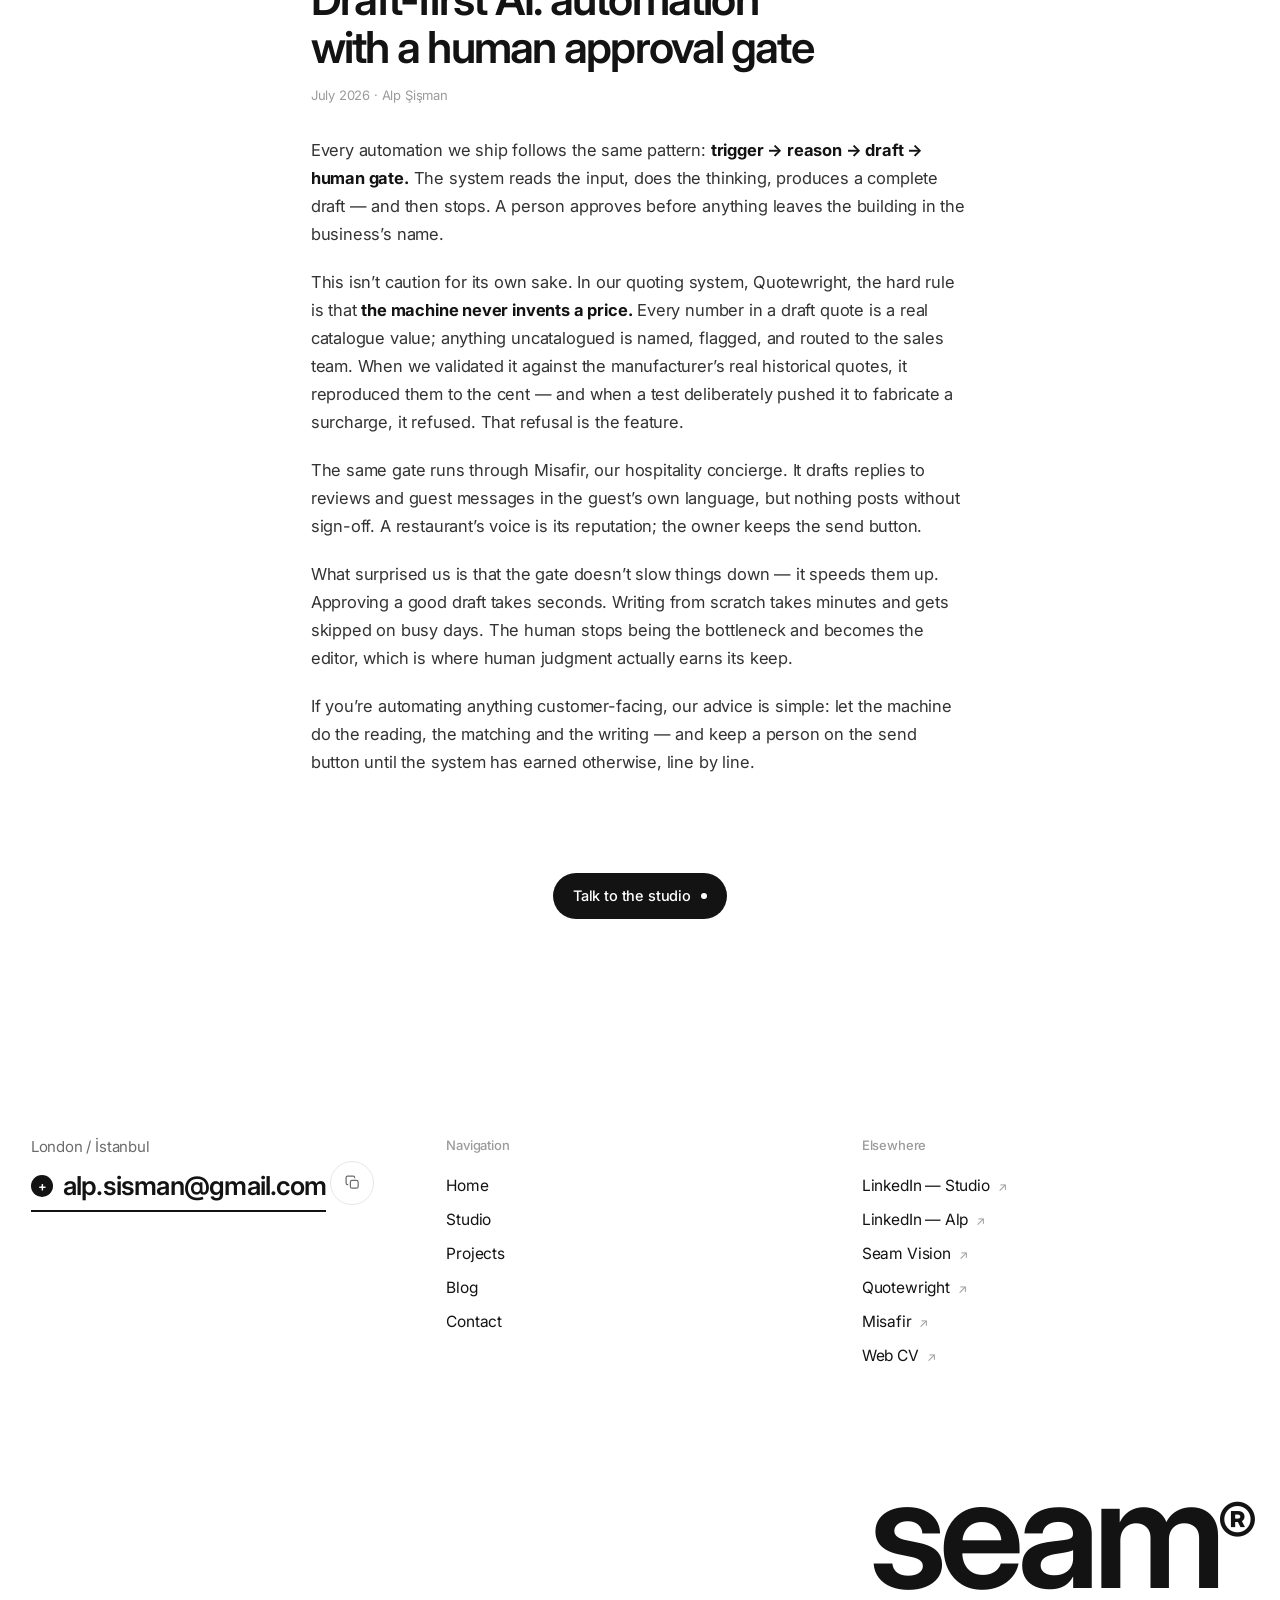
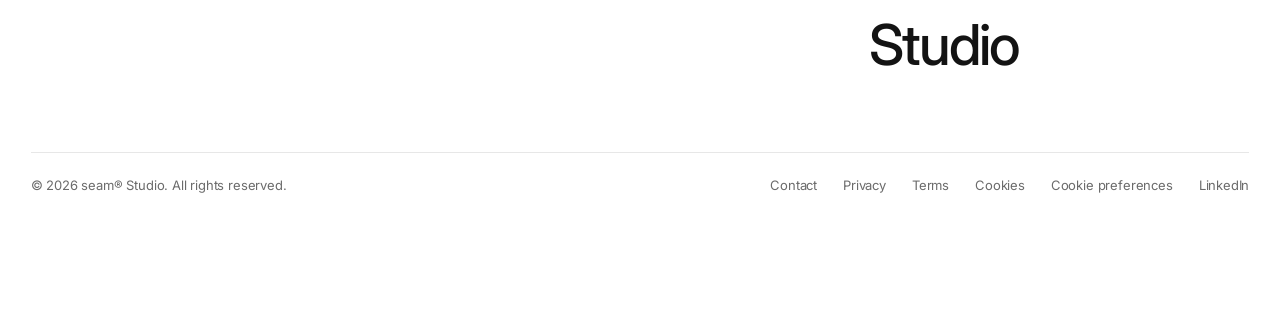
<file: blog.html>
<!doctype html>
<html lang="en">
<head>
<meta charset="utf-8">
<meta name="viewport" content="width=device-width, initial-scale=1">
<title>Blog — seam®</title>
<meta name="description" content="Notes from seam® Studio on design, automation, and systems that don’t fall over.">
<link rel="preconnect" href="https://fonts.googleapis.com">
<link rel="preconnect" href="https://fonts.gstatic.com" crossorigin>
<link href="https://fonts.googleapis.com/css2?family=Inter:wght@400;500;600;700&display=swap" rel="stylesheet">
<link rel="stylesheet" href="styles.css">
<link rel="icon" href="data:image/svg+xml,<svg xmlns='http://www.w3.org/2000/svg' viewBox='0 0 100 100'><rect width='100' height='100' rx='18' fill='%23131313'/><path d='M20 50h60' stroke='%23D2FF37' stroke-width='7' stroke-dasharray='11 9'/></svg>">
</head>
<body>

<header class="nav">
  <div class="wrap navrow">
    <a class="logo" href="index.html">seam<span style="font-size:.62em;vertical-align:.5em">®</span></a>
    <nav class="navlinks" aria-label="Primary">
      <a href="studio.html">Studio</a>
      <a href="projects.html">Projects <sup>4</sup></a>
      <a href="blog.html" aria-current="page">Blog</a>
      <a href="contact.html">Contact</a>
    </nav>
    <button class="burger" id="burger" aria-label="Menu" aria-expanded="false"><span></span><span></span></button>
  </div>
</header>
<div class="mobilemenu" id="mobilemenu">
  <a href="studio.html">Studio</a><a href="projects.html">Projects</a><a href="blog.html">Blog</a><a href="contact.html">Contact</a>
</div>

<div id="page">
<main>

  <div class="wrap pagehero">
    <span class="label rv"><svg viewBox="0 0 17 17" fill="none"><circle cx="8.5" cy="8.5" r="7.5" stroke="currentColor" stroke-width="1.4"/><path d="M8.5 5v7M5 8.5h7" stroke="currentColor" stroke-width="1.4"/></svg>Notes</span>
    <h1 class="mega rv" style="margin-top:20px">Blog.<span class="sup">(2)</span></h1>
    <p class="lead rv">Occasional writing on design, automation, and running systems that don’t fall over. Written by the studio, from the studio’s own builds.</p>
  </div>

  <article class="article" id="where-systems-meet">
    <h2 class="rv">Where systems meet: why we build the front and the back together</h2>
    <div class="meta rv">July 2026 · Alp Şişman</div>
    <div class="rv">
      <p>Most websites are built as if the site is the product. It isn’t. The site is the visible edge of a system — behind it sit inboxes, reservation books, catalogues, spreadsheets, and the people who keep them moving. When a studio designs only the edge, the seams show up later: the contact form that emails an inbox nobody watches, the menu PDF that’s three updates behind, the “we’ll reply within 24 hours” promise that depends entirely on whether someone remembered to check.</p>
      <p>Seam exists because we kept seeing the same failure from the other side. A manufacturer we work with received requests for quotes by email — multilingual, multi-message threads, some with spreadsheets attached. The website was fine. The system behind it was a person, reading every thread, cross-referencing a catalogue of six hundred items by hand. The bottleneck was never the design; it was the machinery the design was politely hiding.</p>
      <p>So the studio’s rule is: <b>design the interface and the workflow as one thing.</b> When we build a hospitality site, the reservation flow, the review replies and the guest messages are part of the brief. When we build for a factory, the quote pipeline is part of the brief. The visible layer and the automation underneath ship together, tested together, owned by one accountable pair of hands.</p>
      <p>The name is the thesis. A seam is where two panels are stitched into one piece of work — if it’s done well, you barely see it; if it’s done badly, it’s the first thing that tears.</p>
    </div>
    <hr>
  </article>

  <article class="article" id="draft-first-ai" style="padding-top:0">
    <h2 class="rv">Draft-first AI: automation with a human approval gate</h2>
    <div class="meta rv">July 2026 · Alp Şişman</div>
    <div class="rv">
      <p>Every automation we ship follows the same pattern: <b>trigger → reason → draft → human gate.</b> The system reads the input, does the thinking, produces a complete draft — and then stops. A person approves before anything leaves the building in the business’s name.</p>
      <p>This isn’t caution for its own sake. In our quoting system, Quotewright, the hard rule is that <b>the machine never invents a price.</b> Every number in a draft quote is a real catalogue value; anything uncatalogued is named, flagged, and routed to the sales team. When we validated it against the manufacturer’s real historical quotes, it reproduced them to the cent — and when a test deliberately pushed it to fabricate a surcharge, it refused. That refusal is the feature.</p>
      <p>The same gate runs through Misafir, our hospitality concierge. It drafts replies to reviews and guest messages in the guest’s own language, but nothing posts without sign-off. A restaurant’s voice is its reputation; the owner keeps the send button.</p>
      <p>What surprised us is that the gate doesn’t slow things down — it speeds them up. Approving a good draft takes seconds. Writing from scratch takes minutes and gets skipped on busy days. The human stops being the bottleneck and becomes the editor, which is where human judgment actually earns its keep.</p>
      <p>If you’re automating anything customer-facing, our advice is simple: let the machine do the reading, the matching and the writing — and keep a person on the send button until the system has earned otherwise, line by line.</p>
    </div>
  </article>

  <section style="padding-top:0">
    <div class="wrap" style="text-align:center">
      <a class="pill rv" href="contact.html">Talk to the studio</a>
    </div>
  </section>

</main>

<footer>
  <div class="wrap">
    <div class="contactrow" style="margin-top:0">
      <div>
        <div class="phone">London / İstanbul</div>
        <a class="bigmail" href="mailto:alp.sisman@gmail.com"><span class="ic">+</span>alp.sisman@gmail.com</a>
      </div>
      <div class="footcol">
        <h4>Navigation</h4>
        <a href="index.html">Home</a><a href="studio.html">Studio</a><a href="projects.html">Projects</a><a href="blog.html">Blog</a><a href="contact.html">Contact</a>
      </div>
      <div class="footcol">
        <h4>Elsewhere</h4>
        <a href="https://www.linkedin.com/company/koruseruk/" target="_blank" rel="noopener">LinkedIn — Studio <span>↗</span></a>
        <a href="https://www.linkedin.com/in/alp-sisman-68a604226/" target="_blank" rel="noopener">LinkedIn — Alp <span>↗</span></a>
        <a href="https://seam.seamuk.com" target="_blank" rel="noopener">Seam Vision <span>↗</span></a>
        <a href="https://quotewright.seamuk.com" target="_blank" rel="noopener">Quotewright <span>↗</span></a>
        <a href="https://misafir.seamuk.com" target="_blank" rel="noopener">Misafir <span>↗</span></a>
        <a href="https://www.homepages.ucl.ac.uk/~zceisis/index.html" target="_blank" rel="noopener">Web CV <span>↗</span></a>
      </div>
    </div>
    <div class="footmark rv">
      <div class="wm">seam<span class="r">®</span></div>
      <div class="sub">Studio</div>
    </div>
    <div class="footbar">
      <span>© <span id="yr">2026</span> seam® Studio. All rights reserved.</span>
      <span class="links"><a href="contact.html">Contact</a><a href="privacy.html">Privacy</a><a href="terms.html">Terms</a><a href="cookies.html">Cookies</a><a href="#" class="cookie-prefs">Cookie preferences</a><a href="https://www.linkedin.com/company/koruseruk/" target="_blank" rel="noopener">LinkedIn</a></span>
    </div>
  </div>
</footer>
</div>

<div class="bottomblur" aria-hidden="true"></div>
<script src="app.js"></script>
</body>
</html>
</file>
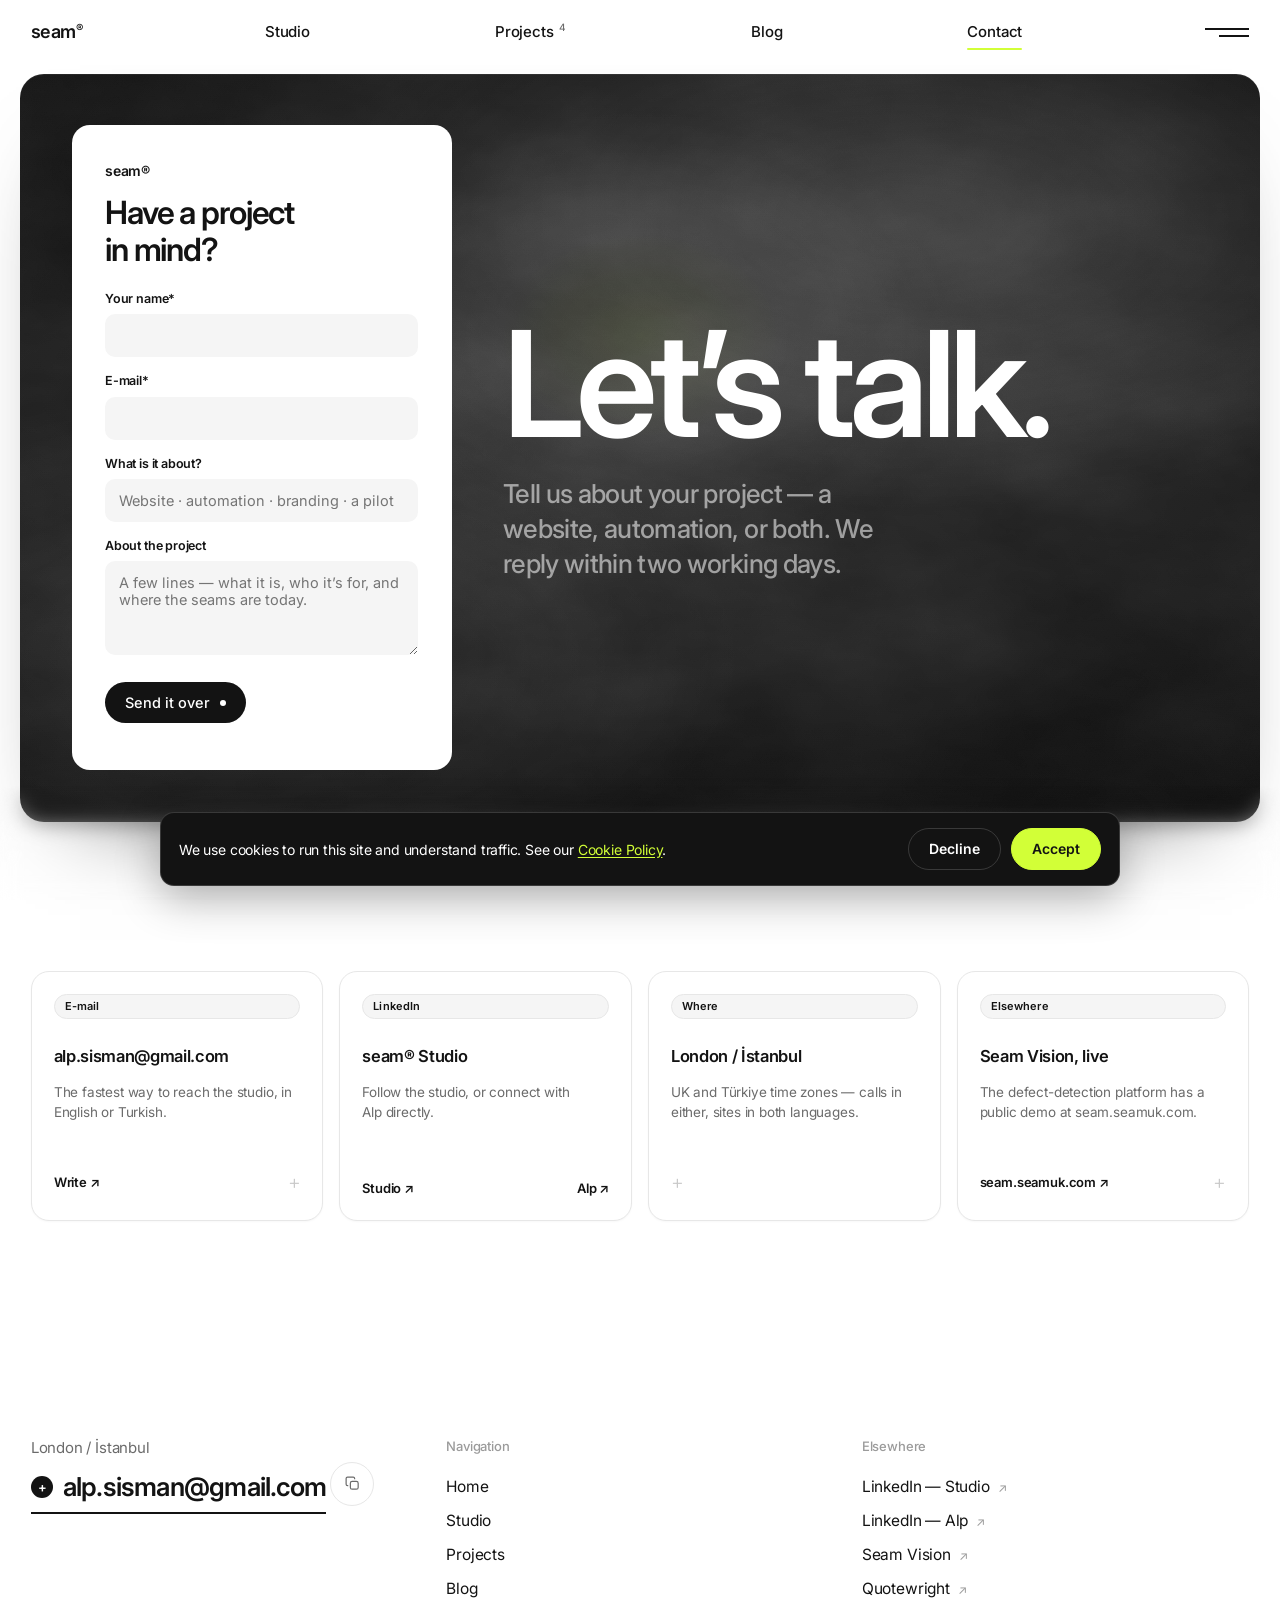
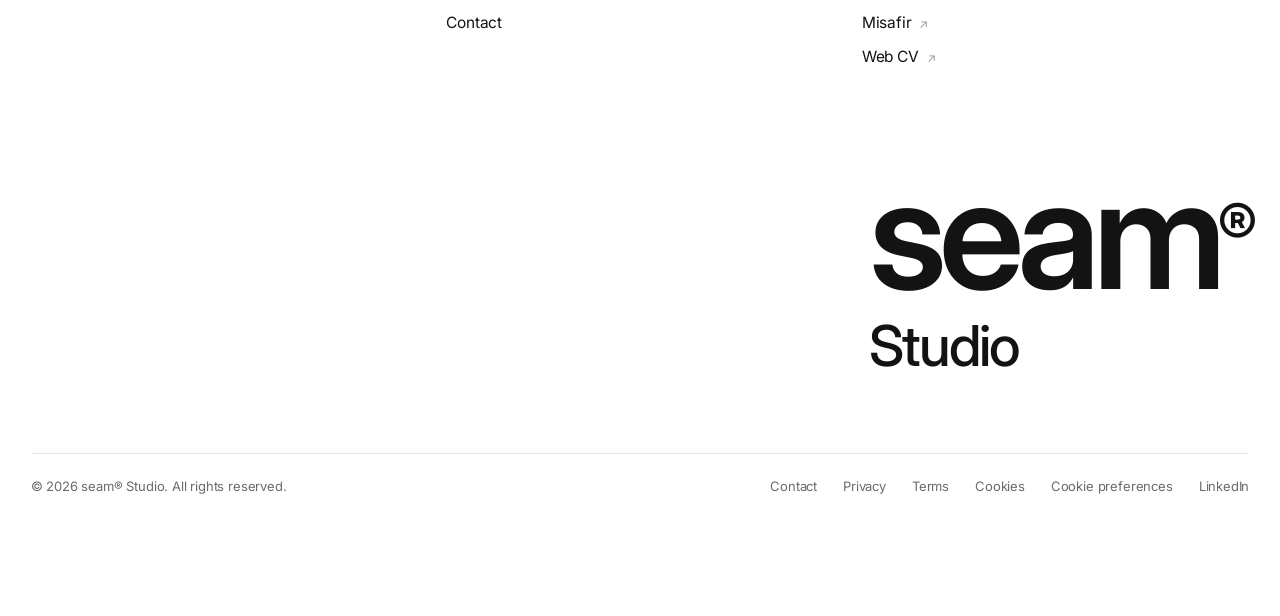
<file: contact.html>
<!doctype html>
<html lang="en">
<head>
<meta charset="utf-8">
<meta name="viewport" content="width=device-width, initial-scale=1">
<title>Contact — seam®</title>
<meta name="description" content="Tell seam® Studio about your project — a website, automation, or both.">
<link rel="preconnect" href="https://fonts.googleapis.com">
<link rel="preconnect" href="https://fonts.gstatic.com" crossorigin>
<link href="https://fonts.googleapis.com/css2?family=Inter:wght@400;500;600;700&display=swap" rel="stylesheet">
<link rel="stylesheet" href="styles.css">
<link rel="icon" href="data:image/svg+xml,<svg xmlns='http://www.w3.org/2000/svg' viewBox='0 0 100 100'><rect width='100' height='100' rx='18' fill='%23131313'/><path d='M20 50h60' stroke='%23D2FF37' stroke-width='7' stroke-dasharray='11 9'/></svg>">
</head>
<body>

<header class="nav">
  <div class="wrap navrow">
    <a class="logo" href="index.html">seam<span style="font-size:.62em;vertical-align:.5em">®</span></a>
    <nav class="navlinks" aria-label="Primary">
      <a href="studio.html">Studio</a>
      <a href="projects.html">Projects <sup>4</sup></a>
      <a href="blog.html">Blog</a>
      <a href="contact.html" aria-current="page">Contact</a>
    </nav>
    <button class="burger" id="burger" aria-label="Menu" aria-expanded="false"><span></span><span></span></button>
  </div>
</header>
<div class="mobilemenu" id="mobilemenu">
  <a href="studio.html">Studio</a><a href="projects.html">Projects</a><a href="blog.html">Blog</a><a href="contact.html">Contact</a>
</div>

<div id="page">
<main>

  <div class="hero wrap" style="max-width:none;padding-left:0;padding-right:0;padding-top:10px">
    <div class="panel smoke" style="margin:0 var(--inset)">
      <div class="ctapanel">
        <form class="formcard rv" name="contact" method="POST" data-netlify="true" netlify-honeypot="bot-field" action="thanks.html">
          <p style="display:none"><label>Don’t fill this out: <input name="bot-field"></label></p>
          <span class="brandmini">seam®</span>
          <h3>Have a project<br>in mind?</h3>
          <label for="f-name">Your name*</label>
          <input id="f-name" name="name" type="text" autocomplete="name" required>
          <label for="f-mail">E-mail*</label>
          <input id="f-mail" name="email" type="email" autocomplete="email" required>
          <label for="f-type">What is it about?</label>
          <input id="f-type" name="topic" type="text" placeholder="Website · automation · branding · a pilot">
          <label for="f-msg">About the project</label>
          <textarea id="f-msg" name="message" rows="4" placeholder="A few lines — what it is, who it’s for, and where the seams are today."></textarea>
          <button class="pill" type="submit">Send it over</button>
        </form>
        <div class="ctatext">
          <h1 class="mega rv">Let’s talk.</h1>
          <p class="sub rv">Tell us about your project — a website, automation, or both. We reply within two working days.</p>
        </div>
      </div>
    </div>
  </div>

  <section>
    <div class="wrap">
      <div class="quotecards" style="margin-top:0">
        <div class="qcard rv">
          <span class="vchip">E-mail</span>
          <p class="quote">alp.sisman@gmail.com</p>
          <p class="sub">The fastest way to reach the studio, in English or Turkish.</p>
          <div class="foot"><a class="go2" href="mailto:alp.sisman@gmail.com">Write ↗</a><span class="plus">+</span></div>
        </div>
        <div class="qcard rv">
          <span class="vchip">LinkedIn</span>
          <p class="quote">seam® Studio</p>
          <p class="sub">Follow the studio, or connect with Alp directly.</p>
          <div class="foot"><a class="go2" href="https://www.linkedin.com/company/koruseruk/" target="_blank" rel="noopener">Studio ↗</a><a class="go2" href="https://www.linkedin.com/in/alp-sisman-68a604226/" target="_blank" rel="noopener">Alp ↗</a></div>
        </div>
        <div class="qcard rv">
          <span class="vchip">Where</span>
          <p class="quote">London / İstanbul</p>
          <p class="sub">UK and Türkiye time zones — calls in either, sites in both languages.</p>
          <div class="foot"><span class="plus">+</span></div>
        </div>
        <div class="qcard rv">
          <span class="vchip">Elsewhere</span>
          <p class="quote">Seam Vision, live</p>
          <p class="sub">The defect-detection platform has a public demo at seam.seamuk.com.</p>
          <div class="foot"><a class="go2" href="https://seam.seamuk.com" target="_blank" rel="noopener">seam.seamuk.com ↗</a><span class="plus">+</span></div>
        </div>
      </div>
    </div>
  </section>

</main>

<footer>
  <div class="wrap">
    <div class="contactrow" style="margin-top:0">
      <div>
        <div class="phone">London / İstanbul</div>
        <a class="bigmail" href="mailto:alp.sisman@gmail.com"><span class="ic">+</span>alp.sisman@gmail.com</a>
      </div>
      <div class="footcol">
        <h4>Navigation</h4>
        <a href="index.html">Home</a><a href="studio.html">Studio</a><a href="projects.html">Projects</a><a href="blog.html">Blog</a><a href="contact.html">Contact</a>
      </div>
      <div class="footcol">
        <h4>Elsewhere</h4>
        <a href="https://www.linkedin.com/company/koruseruk/" target="_blank" rel="noopener">LinkedIn — Studio <span>↗</span></a>
        <a href="https://www.linkedin.com/in/alp-sisman-68a604226/" target="_blank" rel="noopener">LinkedIn — Alp <span>↗</span></a>
        <a href="https://seam.seamuk.com" target="_blank" rel="noopener">Seam Vision <span>↗</span></a>
        <a href="https://quotewright.seamuk.com" target="_blank" rel="noopener">Quotewright <span>↗</span></a>
        <a href="https://misafir.seamuk.com" target="_blank" rel="noopener">Misafir <span>↗</span></a>
        <a href="https://www.homepages.ucl.ac.uk/~zceisis/index.html" target="_blank" rel="noopener">Web CV <span>↗</span></a>
      </div>
    </div>
    <div class="footmark rv">
      <div class="wm">seam<span class="r">®</span></div>
      <div class="sub">Studio</div>
    </div>
    <div class="footbar">
      <span>© <span id="yr">2026</span> seam® Studio. All rights reserved.</span>
      <span class="links"><a href="contact.html">Contact</a><a href="privacy.html">Privacy</a><a href="terms.html">Terms</a><a href="cookies.html">Cookies</a><a href="#" class="cookie-prefs">Cookie preferences</a><a href="https://www.linkedin.com/company/koruseruk/" target="_blank" rel="noopener">LinkedIn</a></span>
    </div>
  </div>
</footer>
</div>

<div class="bottomblur" aria-hidden="true"></div>
<script src="app.js"></script>
</body>
</html>
</file>
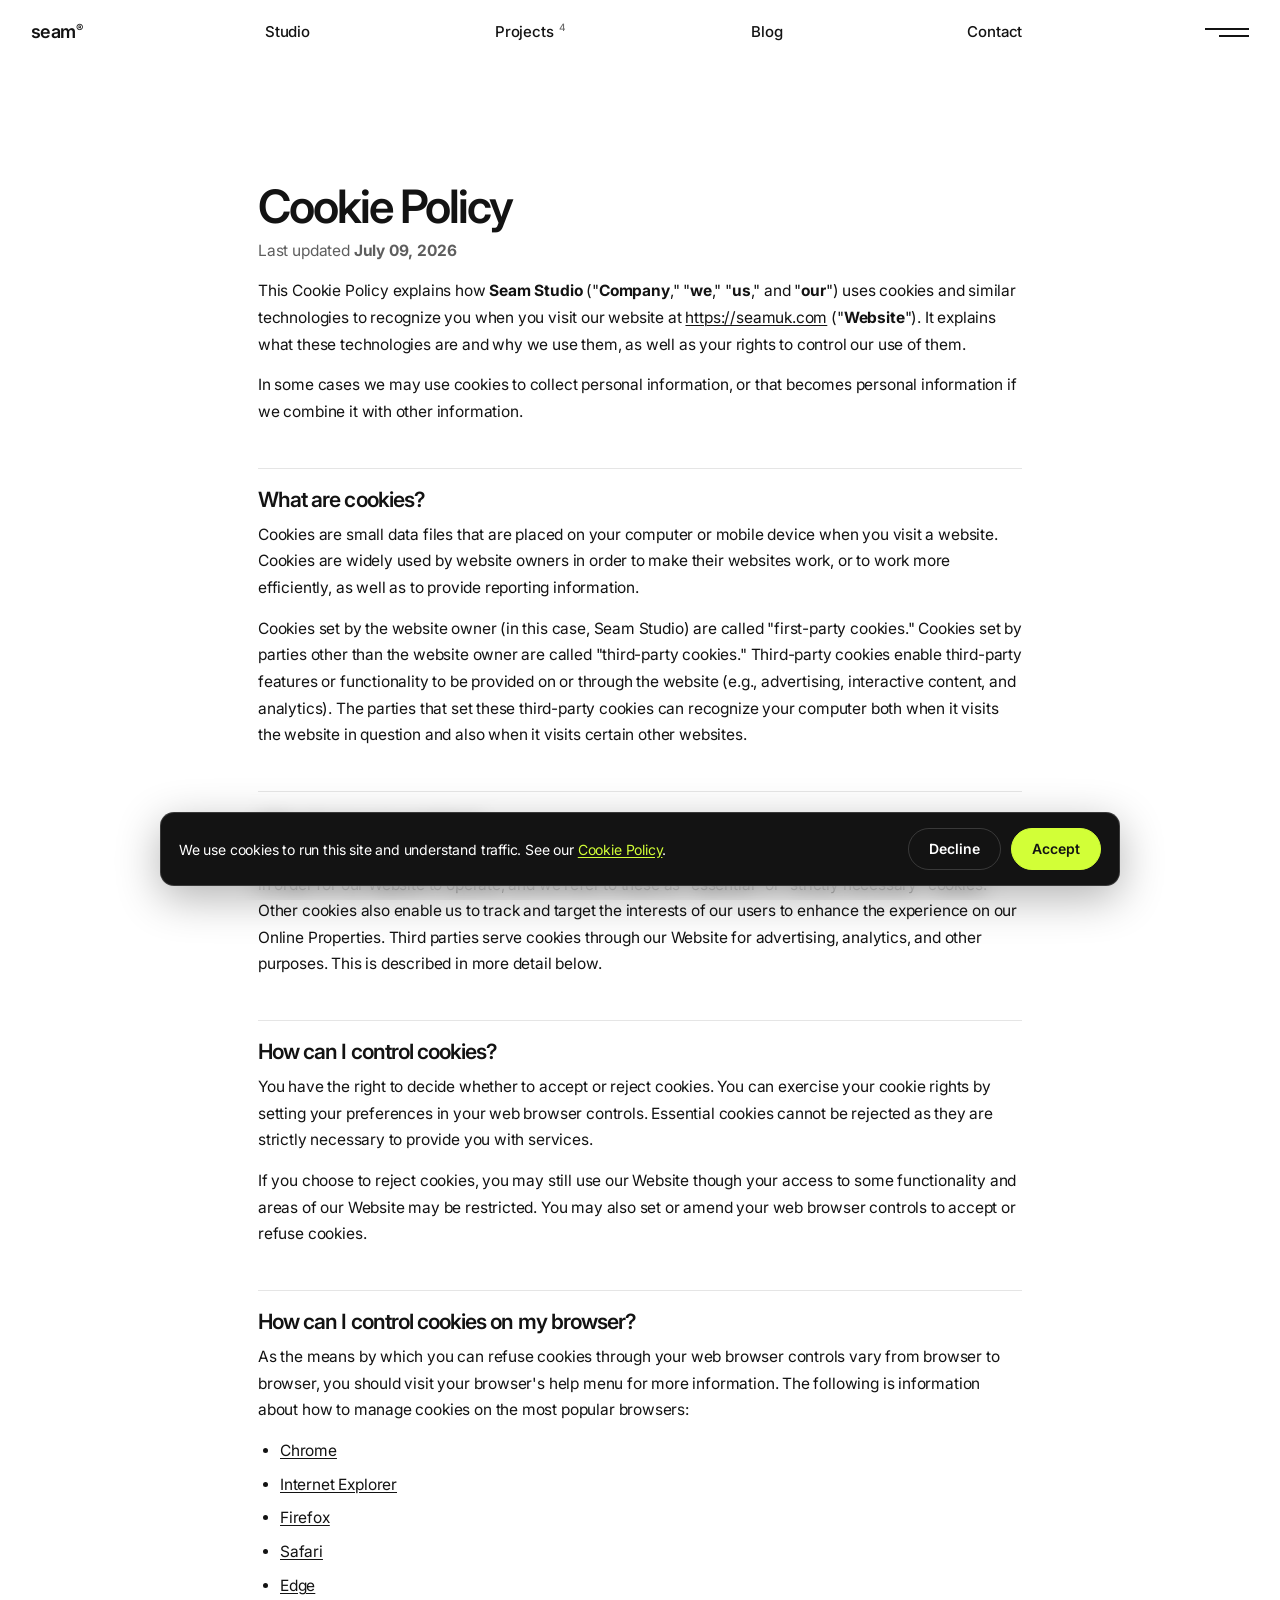
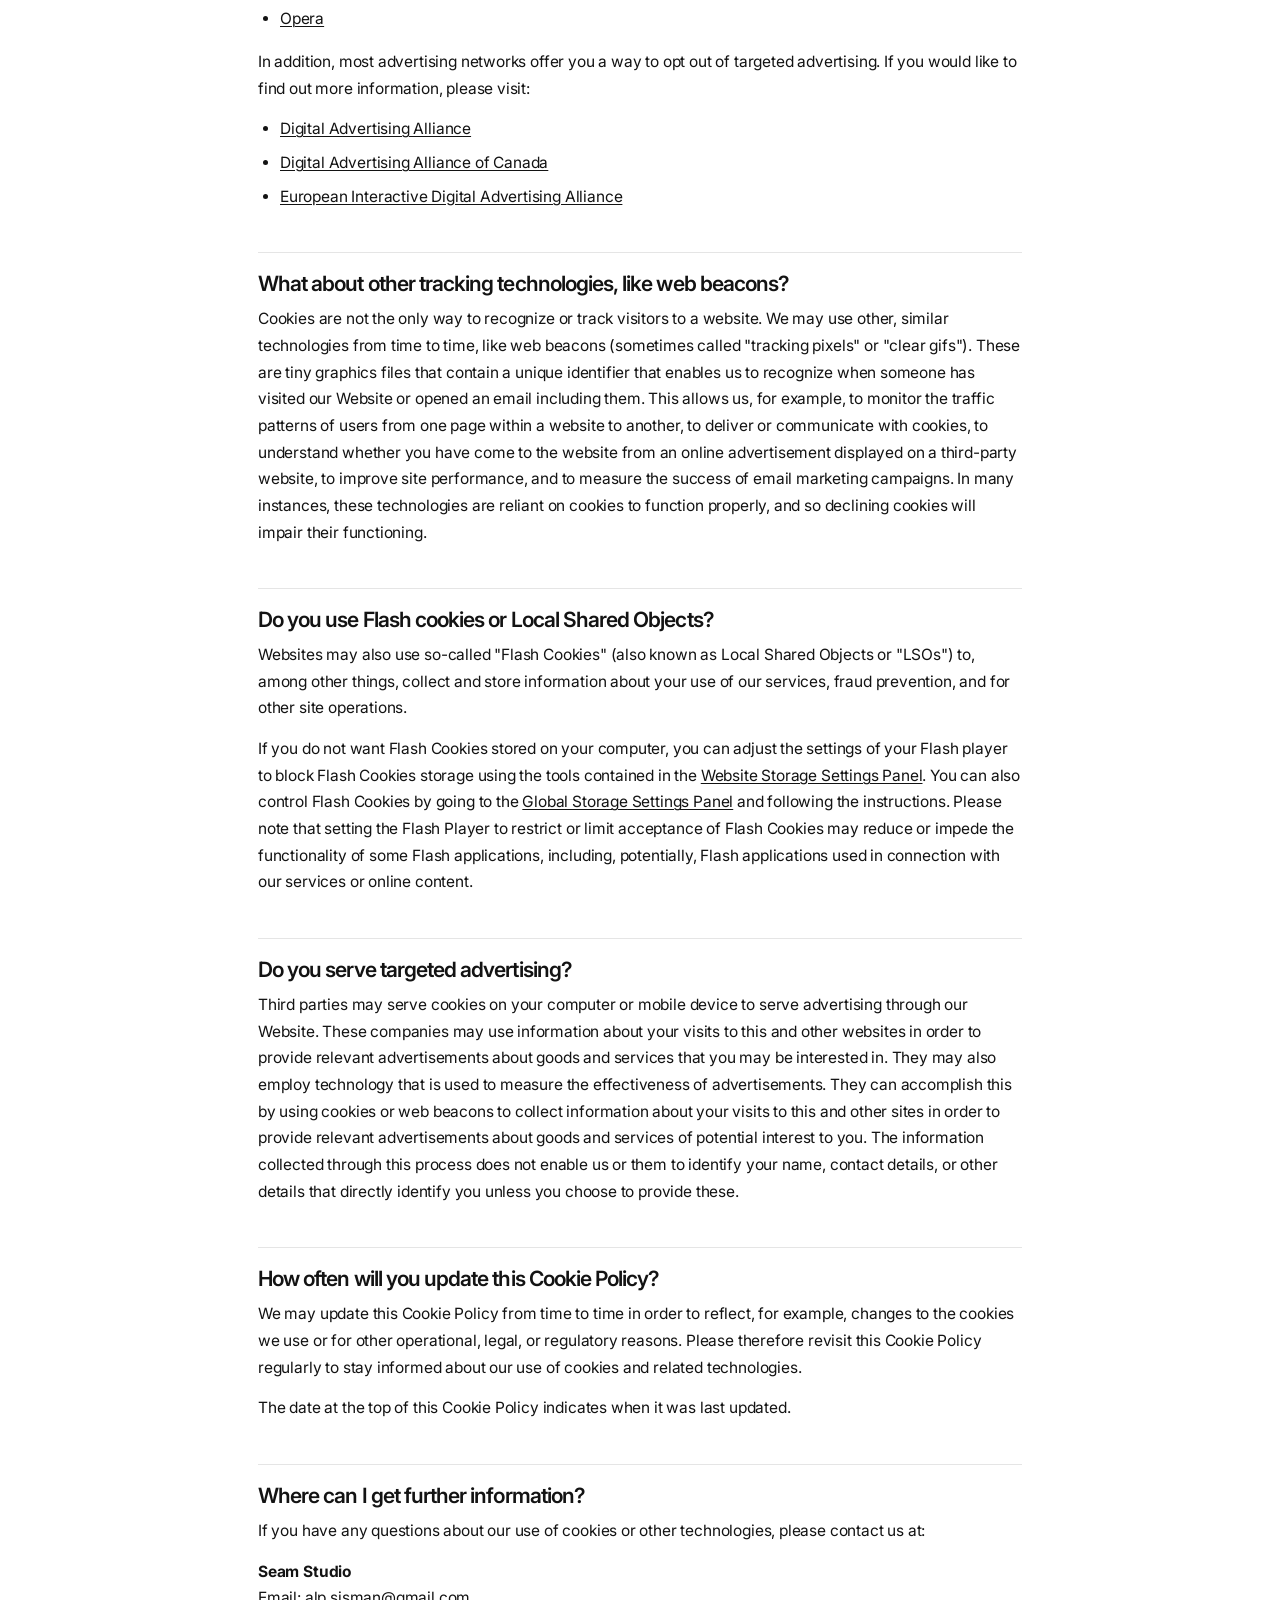
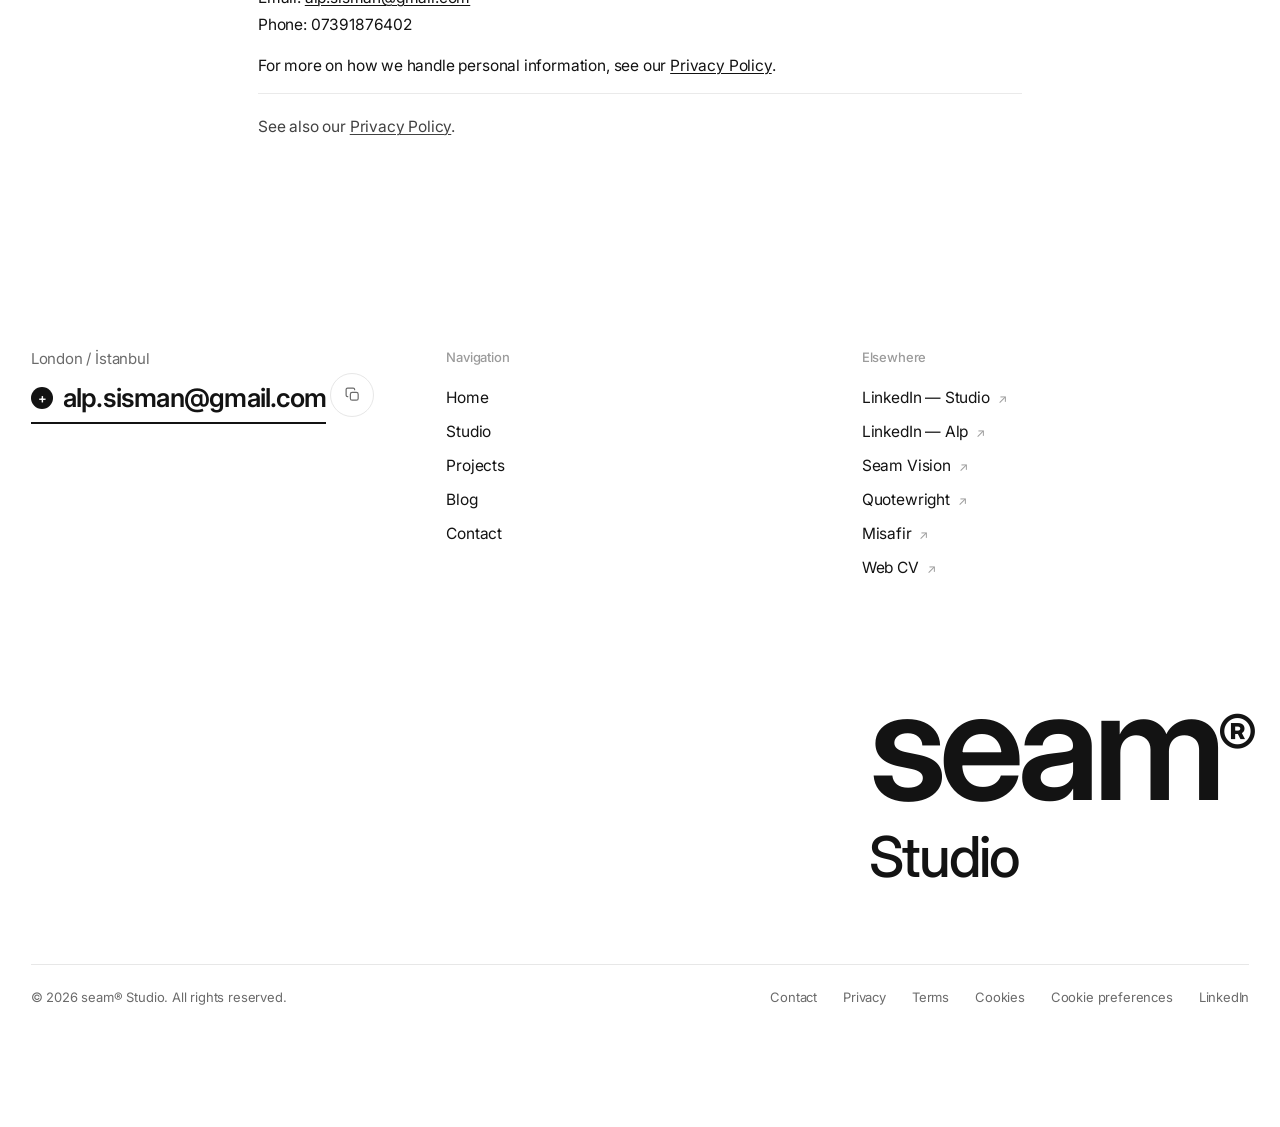
<file: cookies.html>
<!doctype html>
<html lang="en">
<head>
<meta charset="utf-8">
<meta name="viewport" content="width=device-width, initial-scale=1">
<title>Cookie Policy — seam® Studio</title>
<meta name="description" content="How seam® Studio handles data across the Seam sites.">
<link rel="preconnect" href="https://fonts.googleapis.com">
<link rel="preconnect" href="https://fonts.gstatic.com" crossorigin>
<link href="https://fonts.googleapis.com/css2?family=Inter:wght@400;500;600;700&display=swap" rel="stylesheet">
<link rel="stylesheet" href="styles.css">
<link rel="icon" href="data:image/svg+xml,<svg xmlns='http://www.w3.org/2000/svg' viewBox='0 0 100 100'><rect width='100' height='100' rx='18' fill='%23131313'/><path d='M20 50h60' stroke='%23D2FF37' stroke-width='7' stroke-dasharray='11 9'/></svg>">
<style>
/* Legal pages (Privacy / Cookies) — generated, native to this site's theme */
.legal-section{padding:118px 0 92px}
.legal-wrap{max-width:820px;margin:0 auto;padding:0 28px}
.legal-wrap h1{font-size:clamp(30px,4.4vw,46px);line-height:1.08;margin:0 0 6px}
.legal-updated{font-size:14px;opacity:.68;margin:0 0 32px}
.legal-wrap h2{font-size:21px;margin:42px 0 12px;padding-top:20px;border-top:1px solid rgba(0,0,0,.1)}
.legal-wrap h3{font-size:16.5px;margin:26px 0 8px}
.legal-wrap p{line-height:1.72;margin:0 0 14px;font-size:15.5px}
.legal-wrap ul,.legal-wrap ol{line-height:1.72;margin:0 0 16px;padding-left:22px;font-size:15.5px}
.legal-wrap li{margin:0 0 7px}
.legal-wrap a{color:#131313;text-decoration:underline;text-underline-offset:2px;text-decoration-thickness:1px}
.legal-wrap a:hover{text-decoration-color:#D2FF37}
.legal-toc{margin:0 0 18px}
.legal-tablewrap{overflow-x:auto;margin:2px 0 18px;border-radius:8px}
.legal-table{border-collapse:collapse;width:100%;min-width:580px;font-size:13.5px;line-height:1.55}
.legal-table th,.legal-table td{border:1px solid rgba(0,0,0,.14);padding:9px 11px;text-align:left;vertical-align:top}
.legal-table th{background:rgba(0,0,0,.045);font-weight:600}
.legal-table td:last-child,.legal-table th:last-child{text-align:center;white-space:nowrap}
.legal-table td:last-child{font-weight:700}
.legal-backlinks{margin-top:40px;padding-top:20px;border-top:1px solid rgba(0,0,0,.1);font-size:14.5px;opacity:.8}
</style>
</head>
<body>

<header class="nav">
  <div class="wrap navrow">
    <a class="logo" href="index.html">seam<span style="font-size:.62em;vertical-align:.5em">®</span></a>
    <nav class="navlinks" aria-label="Primary">
      <a href="studio.html">Studio</a>
      <a href="projects.html">Projects <sup>4</sup></a>
      <a href="blog.html">Blog</a>
      <a href="contact.html">Contact</a>
    </nav>
    <button class="burger" id="burger" aria-label="Menu" aria-expanded="false"><span></span><span></span></button>
  </div>
</header>
<div class="mobilemenu" id="mobilemenu">
  <a href="studio.html">Studio</a><a href="projects.html">Projects</a><a href="blog.html">Blog</a><a href="contact.html">Contact</a>
</div>

<div id="page">
<main id="main">
<section class="legal-section"><div class="legal-wrap">
<h1>Cookie Policy</h1>
<p class="legal-updated">Last updated <strong>July 09, 2026</strong></p>

<p>This Cookie Policy explains how <strong>Seam Studio</strong> ("<strong>Company</strong>," "<strong>we</strong>," "<strong>us</strong>," and "<strong>our</strong>") uses cookies and similar technologies to recognize you when you visit our website at <a href="https://seamuk.com">https://seamuk.com</a> ("<strong>Website</strong>"). It explains what these technologies are and why we use them, as well as your rights to control our use of them.</p>
<p>In some cases we may use cookies to collect personal information, or that becomes personal information if we combine it with other information.</p>

<h2>What are cookies?</h2>
<p>Cookies are small data files that are placed on your computer or mobile device when you visit a website. Cookies are widely used by website owners in order to make their websites work, or to work more efficiently, as well as to provide reporting information.</p>
<p>Cookies set by the website owner (in this case, Seam Studio) are called "first-party cookies." Cookies set by parties other than the website owner are called "third-party cookies." Third-party cookies enable third-party features or functionality to be provided on or through the website (e.g., advertising, interactive content, and analytics). The parties that set these third-party cookies can recognize your computer both when it visits the website in question and also when it visits certain other websites.</p>

<h2>Why do we use cookies?</h2>
<p>We use first- and third-party cookies for several reasons. Some cookies are required for technical reasons in order for our Website to operate, and we refer to these as "essential" or "strictly necessary" cookies. Other cookies also enable us to track and target the interests of our users to enhance the experience on our Online Properties. Third parties serve cookies through our Website for advertising, analytics, and other purposes. This is described in more detail below.</p>

<h2>How can I control cookies?</h2>
<p>You have the right to decide whether to accept or reject cookies. You can exercise your cookie rights by setting your preferences in your web browser controls. Essential cookies cannot be rejected as they are strictly necessary to provide you with services.</p>
<p>If you choose to reject cookies, you may still use our Website though your access to some functionality and areas of our Website may be restricted. You may also set or amend your web browser controls to accept or refuse cookies.</p>

<h2>How can I control cookies on my browser?</h2>
<p>As the means by which you can refuse cookies through your web browser controls vary from browser to browser, you should visit your browser's help menu for more information. The following is information about how to manage cookies on the most popular browsers:</p>
<ul>
  <li><a href="https://support.google.com/chrome/answer/95647#zippy=%2Callow-or-block-cookies" target="_blank" rel="noopener noreferrer">Chrome</a></li>
  <li><a href="https://support.microsoft.com/en-us/windows/delete-and-manage-cookies-168dab11-0753-043d-7c16-ede5947fc64d" target="_blank" rel="noopener noreferrer">Internet Explorer</a></li>
  <li><a href="https://support.mozilla.org/en-US/kb/enhanced-tracking-protection-firefox-desktop" target="_blank" rel="noopener noreferrer">Firefox</a></li>
  <li><a href="https://support.apple.com/en-ie/guide/safari/sfri11471/mac" target="_blank" rel="noopener noreferrer">Safari</a></li>
  <li><a href="https://support.microsoft.com/en-us/windows/microsoft-edge-browsing-data-and-privacy-bb8174ba-9d73-dcf2-9b4a-c582b4e640dd" target="_blank" rel="noopener noreferrer">Edge</a></li>
  <li><a href="https://help.opera.com/en/latest/web-preferences/" target="_blank" rel="noopener noreferrer">Opera</a></li>
</ul>
<p>In addition, most advertising networks offer you a way to opt out of targeted advertising. If you would like to find out more information, please visit:</p>
<ul>
  <li><a href="http://www.aboutads.info/choices/" target="_blank" rel="noopener noreferrer">Digital Advertising Alliance</a></li>
  <li><a href="https://youradchoices.ca/" target="_blank" rel="noopener noreferrer">Digital Advertising Alliance of Canada</a></li>
  <li><a href="http://www.youronlinechoices.com/" target="_blank" rel="noopener noreferrer">European Interactive Digital Advertising Alliance</a></li>
</ul>

<h2>What about other tracking technologies, like web beacons?</h2>
<p>Cookies are not the only way to recognize or track visitors to a website. We may use other, similar technologies from time to time, like web beacons (sometimes called "tracking pixels" or "clear gifs"). These are tiny graphics files that contain a unique identifier that enables us to recognize when someone has visited our Website or opened an email including them. This allows us, for example, to monitor the traffic patterns of users from one page within a website to another, to deliver or communicate with cookies, to understand whether you have come to the website from an online advertisement displayed on a third-party website, to improve site performance, and to measure the success of email marketing campaigns. In many instances, these technologies are reliant on cookies to function properly, and so declining cookies will impair their functioning.</p>

<h2>Do you use Flash cookies or Local Shared Objects?</h2>
<p>Websites may also use so-called "Flash Cookies" (also known as Local Shared Objects or "LSOs") to, among other things, collect and store information about your use of our services, fraud prevention, and for other site operations.</p>
<p>If you do not want Flash Cookies stored on your computer, you can adjust the settings of your Flash player to block Flash Cookies storage using the tools contained in the <a href="http://www.macromedia.com/support/documentation/en/flashplayer/help/settings_manager07.html" target="_blank" rel="noopener noreferrer">Website Storage Settings Panel</a>. You can also control Flash Cookies by going to the <a href="http://www.macromedia.com/support/documentation/en/flashplayer/help/settings_manager03.html" target="_blank" rel="noopener noreferrer">Global Storage Settings Panel</a> and following the instructions. Please note that setting the Flash Player to restrict or limit acceptance of Flash Cookies may reduce or impede the functionality of some Flash applications, including, potentially, Flash applications used in connection with our services or online content.</p>

<h2>Do you serve targeted advertising?</h2>
<p>Third parties may serve cookies on your computer or mobile device to serve advertising through our Website. These companies may use information about your visits to this and other websites in order to provide relevant advertisements about goods and services that you may be interested in. They may also employ technology that is used to measure the effectiveness of advertisements. They can accomplish this by using cookies or web beacons to collect information about your visits to this and other sites in order to provide relevant advertisements about goods and services of potential interest to you. The information collected through this process does not enable us or them to identify your name, contact details, or other details that directly identify you unless you choose to provide these.</p>

<h2>How often will you update this Cookie Policy?</h2>
<p>We may update this Cookie Policy from time to time in order to reflect, for example, changes to the cookies we use or for other operational, legal, or regulatory reasons. Please therefore revisit this Cookie Policy regularly to stay informed about our use of cookies and related technologies.</p>
<p>The date at the top of this Cookie Policy indicates when it was last updated.</p>

<h2>Where can I get further information?</h2>
<p>If you have any questions about our use of cookies or other technologies, please contact us at:</p>
<p><strong>Seam Studio</strong><br>Email: <a href="mailto:alp.sisman@gmail.com">alp.sisman@gmail.com</a><br>Phone: 07391876402</p>
<p>For more on how we handle personal information, see our <a href="privacy.html">Privacy Policy</a>.</p>

<p class="legal-backlinks">See also our <a href="privacy.html">Privacy Policy</a>.</p>
</div></section>
</main>

<footer>
  <div class="wrap">
    <div class="contactrow" style="margin-top:0">
      <div>
        <div class="phone">London / İstanbul</div>
        <a class="bigmail" href="mailto:alp.sisman@gmail.com"><span class="ic">+</span>alp.sisman@gmail.com</a>
      </div>
      <div class="footcol">
        <h4>Navigation</h4>
        <a href="index.html">Home</a><a href="studio.html">Studio</a><a href="projects.html">Projects</a><a href="blog.html">Blog</a><a href="contact.html">Contact</a>
      </div>
      <div class="footcol">
        <h4>Elsewhere</h4>
        <a href="https://www.linkedin.com/company/koruseruk/" target="_blank" rel="noopener">LinkedIn — Studio <span>↗</span></a>
        <a href="https://www.linkedin.com/in/alp-sisman-68a604226/" target="_blank" rel="noopener">LinkedIn — Alp <span>↗</span></a>
        <a href="https://seam.seamuk.com" target="_blank" rel="noopener">Seam Vision <span>↗</span></a>
        <a href="https://quotewright.seamuk.com" target="_blank" rel="noopener">Quotewright <span>↗</span></a>
        <a href="https://misafir.seamuk.com" target="_blank" rel="noopener">Misafir <span>↗</span></a>
        <a href="https://www.homepages.ucl.ac.uk/~zceisis/index.html" target="_blank" rel="noopener">Web CV <span>↗</span></a>
      </div>
    </div>
    <div class="footmark rv">
      <div class="wm">seam<span class="r">®</span></div>
      <div class="sub">Studio</div>
    </div>
    <div class="footbar">
      <span>© <span id="yr">2026</span> seam® Studio. All rights reserved.</span>
      <span class="links"><a href="contact.html">Contact</a><a href="privacy.html">Privacy</a><a href="terms.html">Terms</a><a href="cookies.html">Cookies</a><a href="#" class="cookie-prefs">Cookie preferences</a><a href="https://www.linkedin.com/company/koruseruk/" target="_blank" rel="noopener">LinkedIn</a></span>
    </div>
  </div>
</footer>
</div>

<div class="bottomblur" aria-hidden="true"></div>
<script src="app.js"></script>
</body>
</html>
</file>
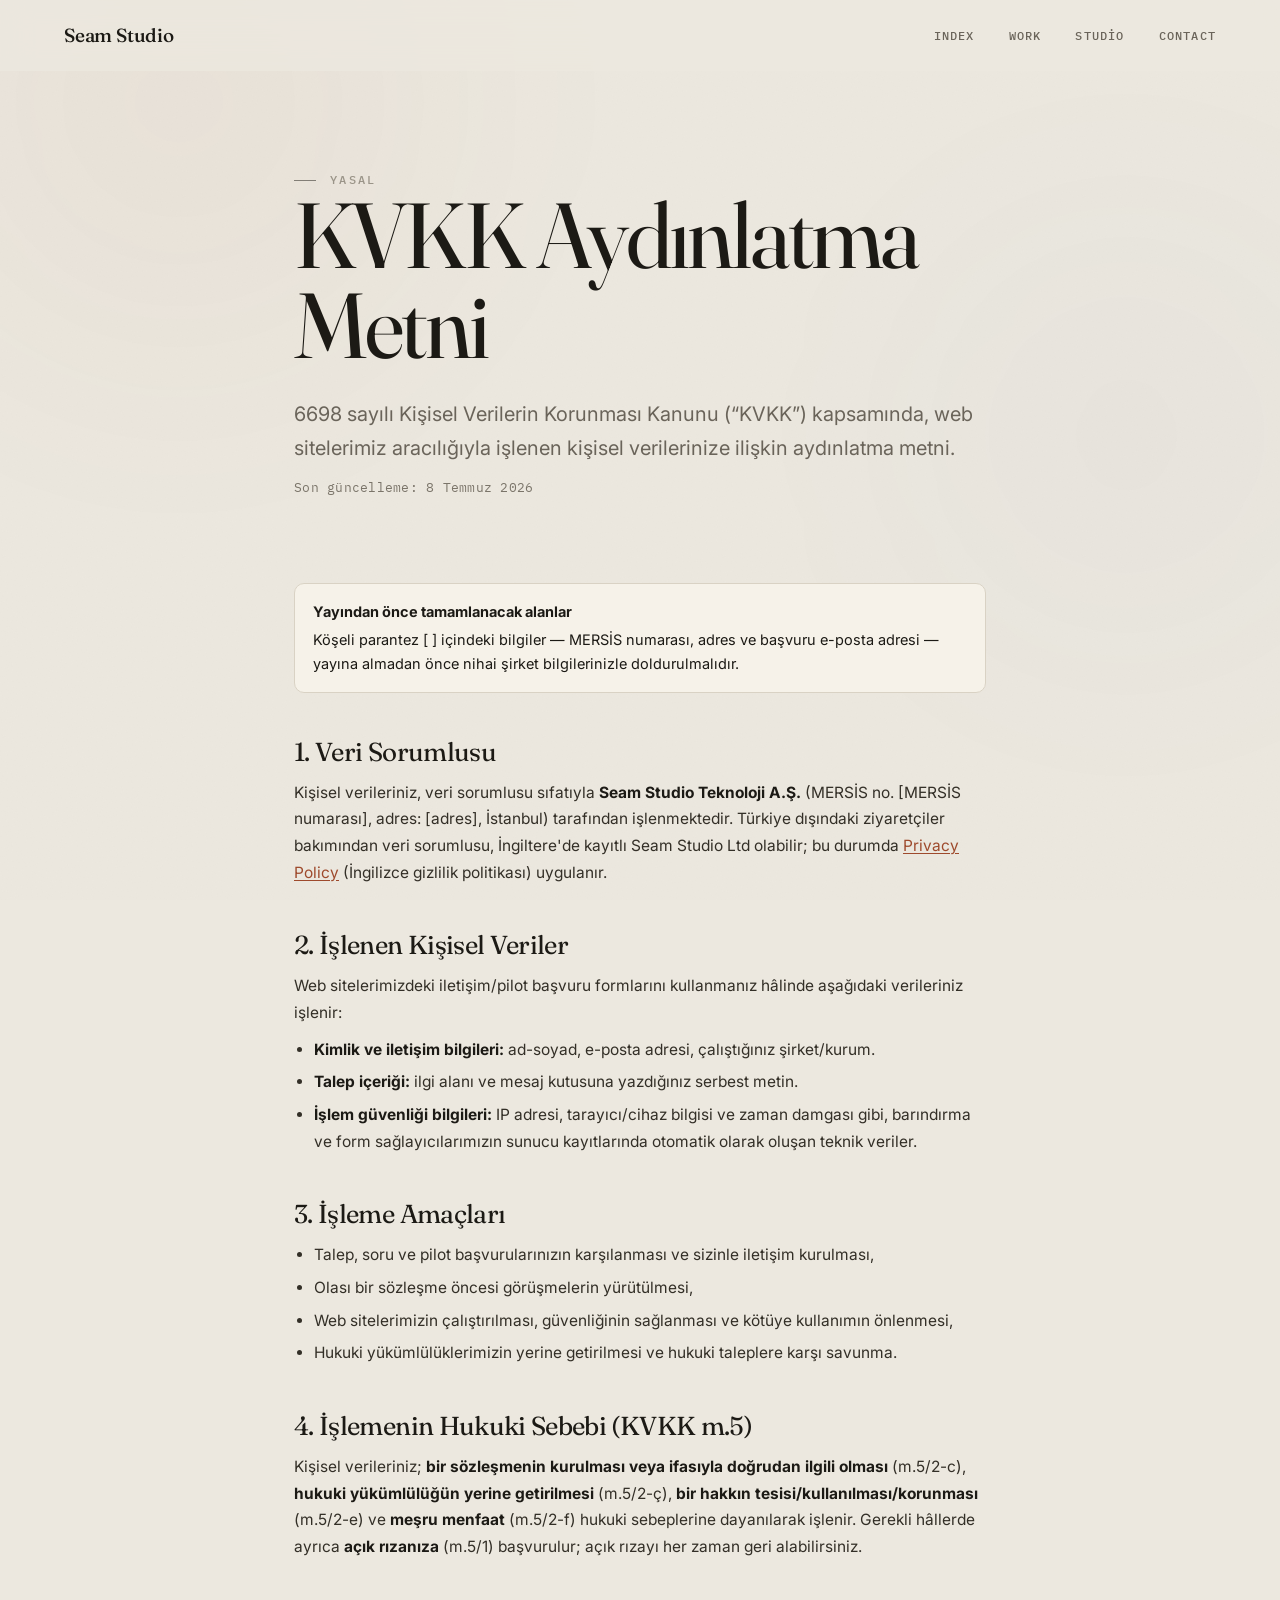
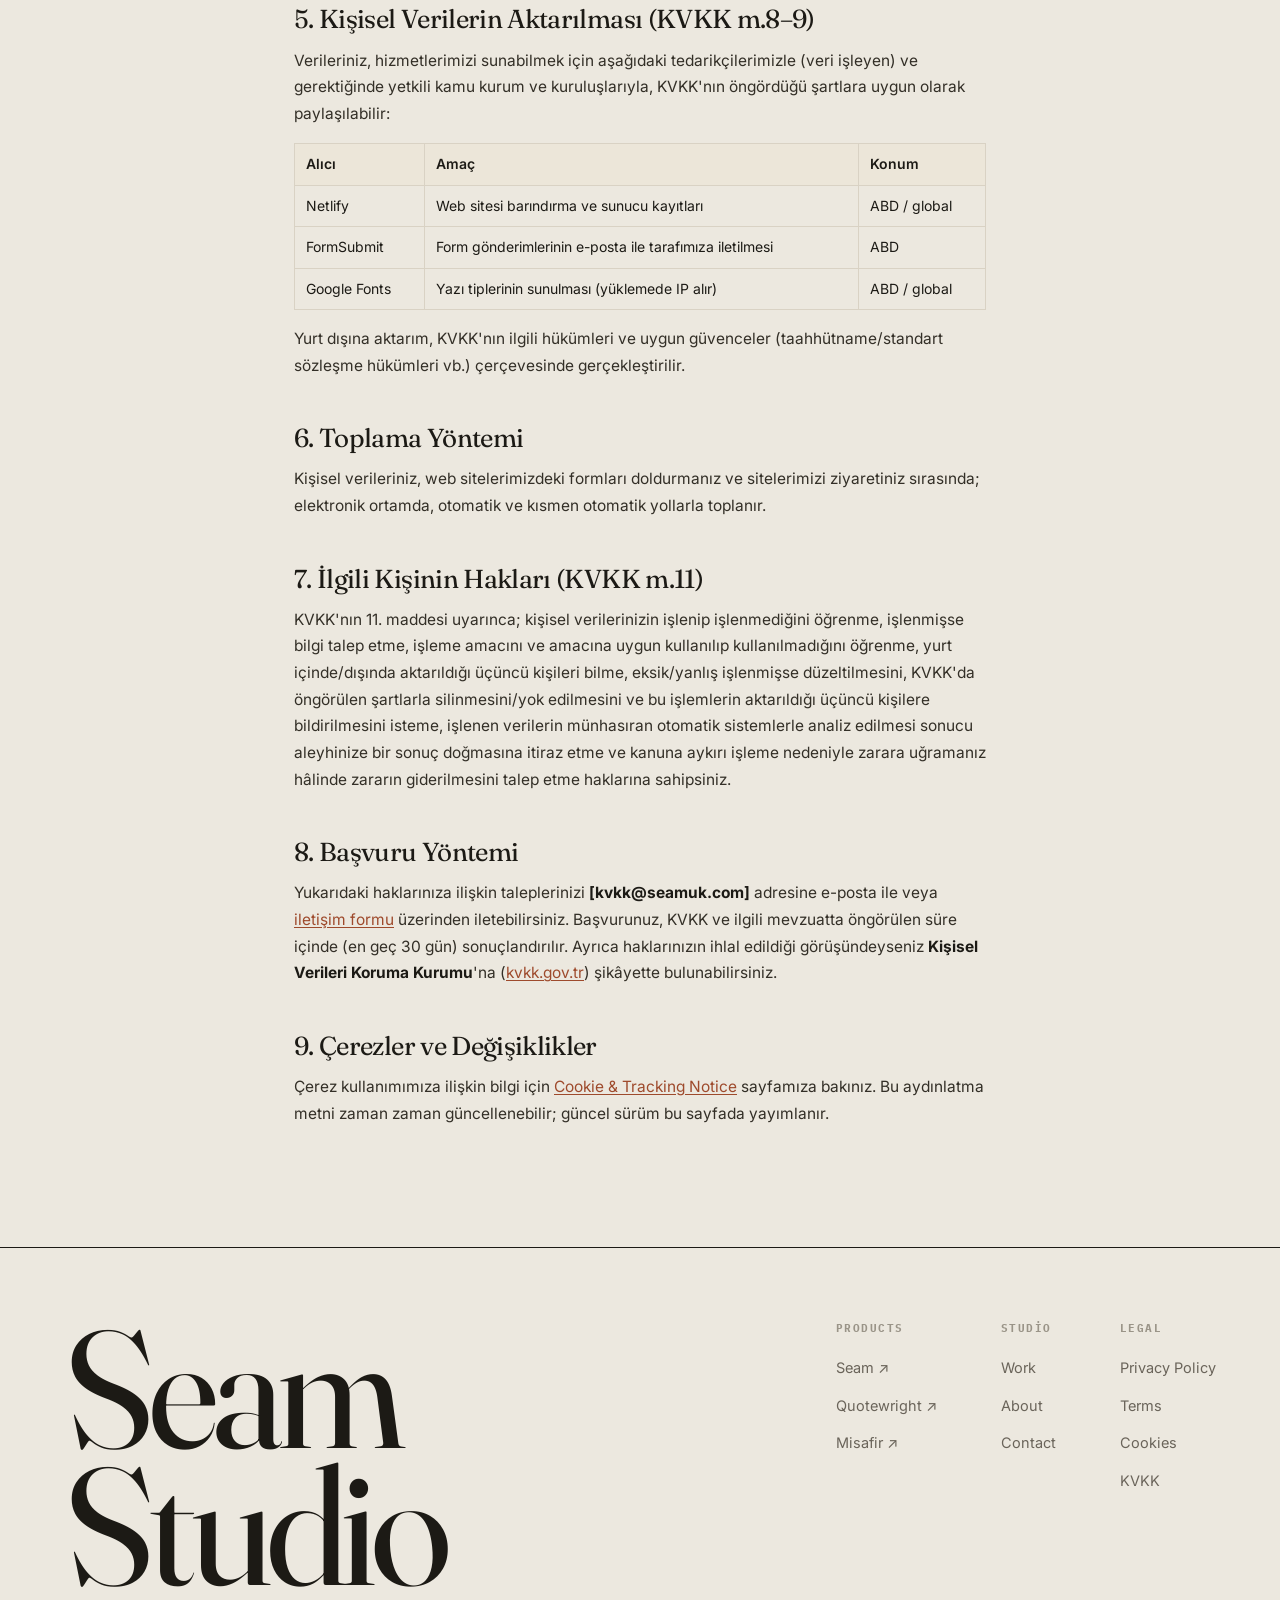
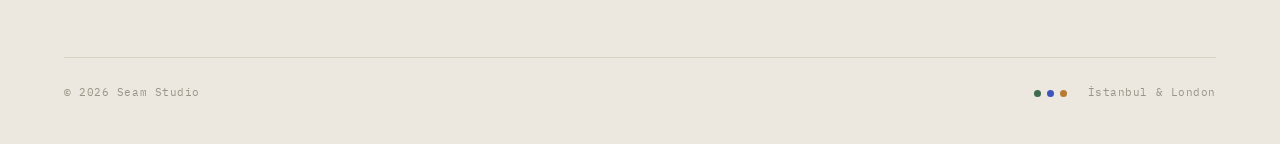
<file: kvkk.html>
<!DOCTYPE html>
<html lang="tr">
<head>
<meta charset="UTF-8">
<meta name="viewport" content="width=device-width, initial-scale=1.0">
<title>KVKK Aydınlatma Metni — Seam Studio</title>
<meta name="description" content="6698 sayılı Kişisel Verilerin Korunması Kanunu kapsamında Seam Studio aydınlatma metni.">
<meta name="robots" content="index,follow">
<meta name="theme-color" content="#ECE8DF">
<link rel="icon" href="favicon.svg" type="image/svg+xml">
<link rel="preconnect" href="https://fonts.googleapis.com">
<link rel="preconnect" href="https://fonts.gstatic.com" crossorigin>
<link href="https://fonts.googleapis.com/css2?family=Fraunces:ital,opsz,wght@0,9..144,400..600;1,9..144,400..600&family=Inter:wght@400;500;600&family=IBM+Plex+Mono:wght@400;500&display=swap" rel="stylesheet">
<link rel="stylesheet" href="assets/style.css?v=7">
<style>
  .legal-wrap { max-width: 760px; }
  .legal-doc { margin-top: 40px; }
  .legal-doc h2 { font-size: clamp(20px,2.4vw,26px); margin: 46px 0 14px; scroll-margin-top: 100px; }
  .legal-doc h3 { font-size: 16px; margin: 26px 0 8px; }
  .legal-doc p, .legal-doc li { font-size: 15.5px; line-height: 1.72; color: var(--ink-2, #443f36); }
  .legal-doc ul, .legal-doc ol { padding-left: 20px; margin: 10px 0; }
  .legal-doc li { margin: 6px 0; }
  .legal-doc a { color: var(--accent, #9E4A2C); text-decoration: underline; text-underline-offset: 2px; }
  .legal-doc strong { color: var(--ink, #1C1A15); }
  .legal-updated { font-family: "IBM Plex Mono", monospace; font-size: 12.5px; letter-spacing: .02em; color: #7a7469; margin-top: 12px; }
  .legal-note { border: 1px solid #d9d2c4; background: #f6f2e9; border-radius: 10px; padding: 16px 18px; margin: 22px 0; font-size: 14.5px; line-height: 1.65; }
  .legal-note strong { display: block; margin-bottom: 4px; }
  .ltable { width: 100%; border-collapse: collapse; margin: 16px 0; font-size: 14px; }
  .ltable th, .ltable td { border: 1px solid #d9d2c4; padding: 9px 11px; text-align: left; vertical-align: top; }
  .ltable th { background: #ece6d9; font-weight: 600; color: var(--ink, #1C1A15); }
</style>
</head>
<body>
<div class="ambient" aria-hidden="true"><span class="a1"></span><span class="a2"></span></div>

<nav id="nav">
  <div class="nav-inner">
    <a class="brand" href="index.html" aria-label="Seam Studio home">
      <span class="brand-word">Seam Studio</span>
    </a>
    <ul class="nav-links">
      <li><a href="index.html">Index</a></li>
      <li><a href="ventures.html">Work</a></li>
      <li><a href="studio.html">Studio</a></li>
      <li><a href="contact.html">Contact</a></li>
    </ul>
    <button class="menu-toggle" id="menuToggle" aria-label="Open menu" aria-expanded="false">
      <svg width="24" height="24" viewBox="0 0 24 24" fill="none" stroke-width="1.6"><path d="M4 8h16M4 16h16"/></svg>
    </button>
  </div>
</nav>
<div class="mobile-nav" id="mobileNav">
  <a href="index.html">Index</a>
  <a href="ventures.html">Work</a>
  <a href="studio.html">Studio</a>
  <a href="contact.html">Contact</a>
</div>

<main>
<header class="page-head">
  <div class="wrap legal-wrap">
    <div class="eyebrow rv">Yasal</div>
    <h1 class="display rise" style="max-width:18ch">KVKK Aydınlatma Metni</h1>
    <p class="lead rv rv-d2" style="margin-top:28px">6698 sayılı Kişisel Verilerin Korunması Kanunu (“KVKK”) kapsamında, web sitelerimiz aracılığıyla işlenen kişisel verilerinize ilişkin aydınlatma metni.</p>
    <p class="legal-updated rv rv-d2">Son güncelleme: 8 Temmuz 2026</p>
  </div>
</header>

<section class="section" style="padding-top:10px">
  <div class="wrap legal-wrap">
    <div class="legal-doc">
      <div class="legal-note">
        <strong>Yayından önce tamamlanacak alanlar</strong>
        Köşeli parantez [ ] içindeki bilgiler — MERSİS numarası, adres ve başvuru e-posta adresi — yayına almadan önce nihai şirket bilgilerinizle doldurulmalıdır.
      </div>

      <h2>1. Veri Sorumlusu</h2>
      <p>Kişisel verileriniz, veri sorumlusu sıfatıyla <strong>Seam Studio Teknoloji A.Ş.</strong> (MERSİS no. [MERSİS numarası], adres: [adres], İstanbul) tarafından işlenmektedir. Türkiye dışındaki ziyaretçiler bakımından veri sorumlusu, İngiltere'de kayıtlı Seam Studio Ltd olabilir; bu durumda <a href="privacy.html">Privacy Policy</a> (İngilizce gizlilik politikası) uygulanır.</p>

      <h2>2. İşlenen Kişisel Veriler</h2>
      <p>Web sitelerimizdeki iletişim/pilot başvuru formlarını kullanmanız hâlinde aşağıdaki verileriniz işlenir:</p>
      <ul>
        <li><strong>Kimlik ve iletişim bilgileri:</strong> ad-soyad, e-posta adresi, çalıştığınız şirket/kurum.</li>
        <li><strong>Talep içeriği:</strong> ilgi alanı ve mesaj kutusuna yazdığınız serbest metin.</li>
        <li><strong>İşlem güvenliği bilgileri:</strong> IP adresi, tarayıcı/cihaz bilgisi ve zaman damgası gibi, barındırma ve form sağlayıcılarımızın sunucu kayıtlarında otomatik olarak oluşan teknik veriler.</li>
      </ul>

      <h2>3. İşleme Amaçları</h2>
      <ul>
        <li>Talep, soru ve pilot başvurularınızın karşılanması ve sizinle iletişim kurulması,</li>
        <li>Olası bir sözleşme öncesi görüşmelerin yürütülmesi,</li>
        <li>Web sitelerimizin çalıştırılması, güvenliğinin sağlanması ve kötüye kullanımın önlenmesi,</li>
        <li>Hukuki yükümlülüklerimizin yerine getirilmesi ve hukuki taleplere karşı savunma.</li>
      </ul>

      <h2>4. İşlemenin Hukuki Sebebi (KVKK m.5)</h2>
      <p>Kişisel verileriniz; <strong>bir sözleşmenin kurulması veya ifasıyla doğrudan ilgili olması</strong> (m.5/2-c), <strong>hukuki yükümlülüğün yerine getirilmesi</strong> (m.5/2-ç), <strong>bir hakkın tesisi/kullanılması/korunması</strong> (m.5/2-e) ve <strong>meşru menfaat</strong> (m.5/2-f) hukuki sebeplerine dayanılarak işlenir. Gerekli hâllerde ayrıca <strong>açık rızanıza</strong> (m.5/1) başvurulur; açık rızayı her zaman geri alabilirsiniz.</p>

      <h2>5. Kişisel Verilerin Aktarılması (KVKK m.8–9)</h2>
      <p>Verileriniz, hizmetlerimizi sunabilmek için aşağıdaki tedarikçilerimizle (veri işleyen) ve gerektiğinde yetkili kamu kurum ve kuruluşlarıyla, KVKK'nın öngördüğü şartlara uygun olarak paylaşılabilir:</p>
      <table class="ltable">
        <tr><th>Alıcı</th><th>Amaç</th><th>Konum</th></tr>
        <tr><td>Netlify</td><td>Web sitesi barındırma ve sunucu kayıtları</td><td>ABD / global</td></tr>
        <tr><td>FormSubmit</td><td>Form gönderimlerinin e-posta ile tarafımıza iletilmesi</td><td>ABD</td></tr>
        <tr><td>Google Fonts</td><td>Yazı tiplerinin sunulması (yüklemede IP alır)</td><td>ABD / global</td></tr>
      </table>
      <p>Yurt dışına aktarım, KVKK'nın ilgili hükümleri ve uygun güvenceler (taahhütname/standart sözleşme hükümleri vb.) çerçevesinde gerçekleştirilir.</p>

      <h2>6. Toplama Yöntemi</h2>
      <p>Kişisel verileriniz, web sitelerimizdeki formları doldurmanız ve sitelerimizi ziyaretiniz sırasında; elektronik ortamda, otomatik ve kısmen otomatik yollarla toplanır.</p>

      <h2>7. İlgili Kişinin Hakları (KVKK m.11)</h2>
      <p>KVKK'nın 11. maddesi uyarınca; kişisel verilerinizin işlenip işlenmediğini öğrenme, işlenmişse bilgi talep etme, işleme amacını ve amacına uygun kullanılıp kullanılmadığını öğrenme, yurt içinde/dışında aktarıldığı üçüncü kişileri bilme, eksik/yanlış işlenmişse düzeltilmesini, KVKK'da öngörülen şartlarla silinmesini/yok edilmesini ve bu işlemlerin aktarıldığı üçüncü kişilere bildirilmesini isteme, işlenen verilerin münhasıran otomatik sistemlerle analiz edilmesi sonucu aleyhinize bir sonuç doğmasına itiraz etme ve kanuna aykırı işleme nedeniyle zarara uğramanız hâlinde zararın giderilmesini talep etme haklarına sahipsiniz.</p>

      <h2>8. Başvuru Yöntemi</h2>
      <p>Yukarıdaki haklarınıza ilişkin taleplerinizi <strong>[kvkk@seamuk.com]</strong> adresine e-posta ile veya <a href="contact.html">iletişim formu</a> üzerinden iletebilirsiniz. Başvurunuz, KVKK ve ilgili mevzuatta öngörülen süre içinde (en geç 30 gün) sonuçlandırılır. Ayrıca haklarınızın ihlal edildiği görüşündeyseniz <strong>Kişisel Verileri Koruma Kurumu</strong>'na (<a href="https://www.kvkk.gov.tr" target="_blank" rel="noopener">kvkk.gov.tr</a>) şikâyette bulunabilirsiniz.</p>

      <h2>9. Çerezler ve Değişiklikler</h2>
      <p>Çerez kullanımımıza ilişkin bilgi için <a href="cookies.html">Cookie &amp; Tracking Notice</a> sayfamıza bakınız. Bu aydınlatma metni zaman zaman güncellenebilir; güncel sürüm bu sayfada yayımlanır.</p>
    </div>
  </div>
</section>
</main>

<footer>
  <div class="wrap">
    <div class="foot-top">
      <div class="foot-word">Seam<br>Studio</div>
      <div class="foot-cols">
        <div class="foot-col">
          <h6>Products</h6>
          <ul>
            <li><a href="https://seam.seamuk.com" target="_blank" rel="noopener">Seam &#8599;</a></li>
            <li><a href="https://quotewright.seamuk.com" target="_blank" rel="noopener">Quotewright &#8599;</a></li>
            <li><a href="https://misafir.seamuk.com" target="_blank" rel="noopener">Misafir &#8599;</a></li>
          </ul>
        </div>
        <div class="foot-col">
          <h6>Studio</h6>
          <ul>
            <li><a href="ventures.html">Work</a></li>
            <li><a href="studio.html">About</a></li>
            <li><a href="contact.html">Contact</a></li>
          </ul>
        </div>
        <div class="foot-col">
          <h6>Legal</h6>
          <ul>
            <li><a href="privacy.html">Privacy Policy</a></li>
            <li><a href="terms.html">Terms</a></li>
            <li><a href="cookies.html">Cookies</a></li>
            <li><a href="kvkk.html">KVKK</a></li>
          </ul>
        </div>
      </div>
    </div>
    <div class="foot-base">
      <span>© <span id="year">2026</span> Seam Studio</span>
      <span class="dots"><i></i><i></i><i></i>&nbsp; İstanbul &amp; London</span>
    </div>
  </div>
</footer>

<script src="assets/main.js?v=7"></script>
</body>
</html>
</file>
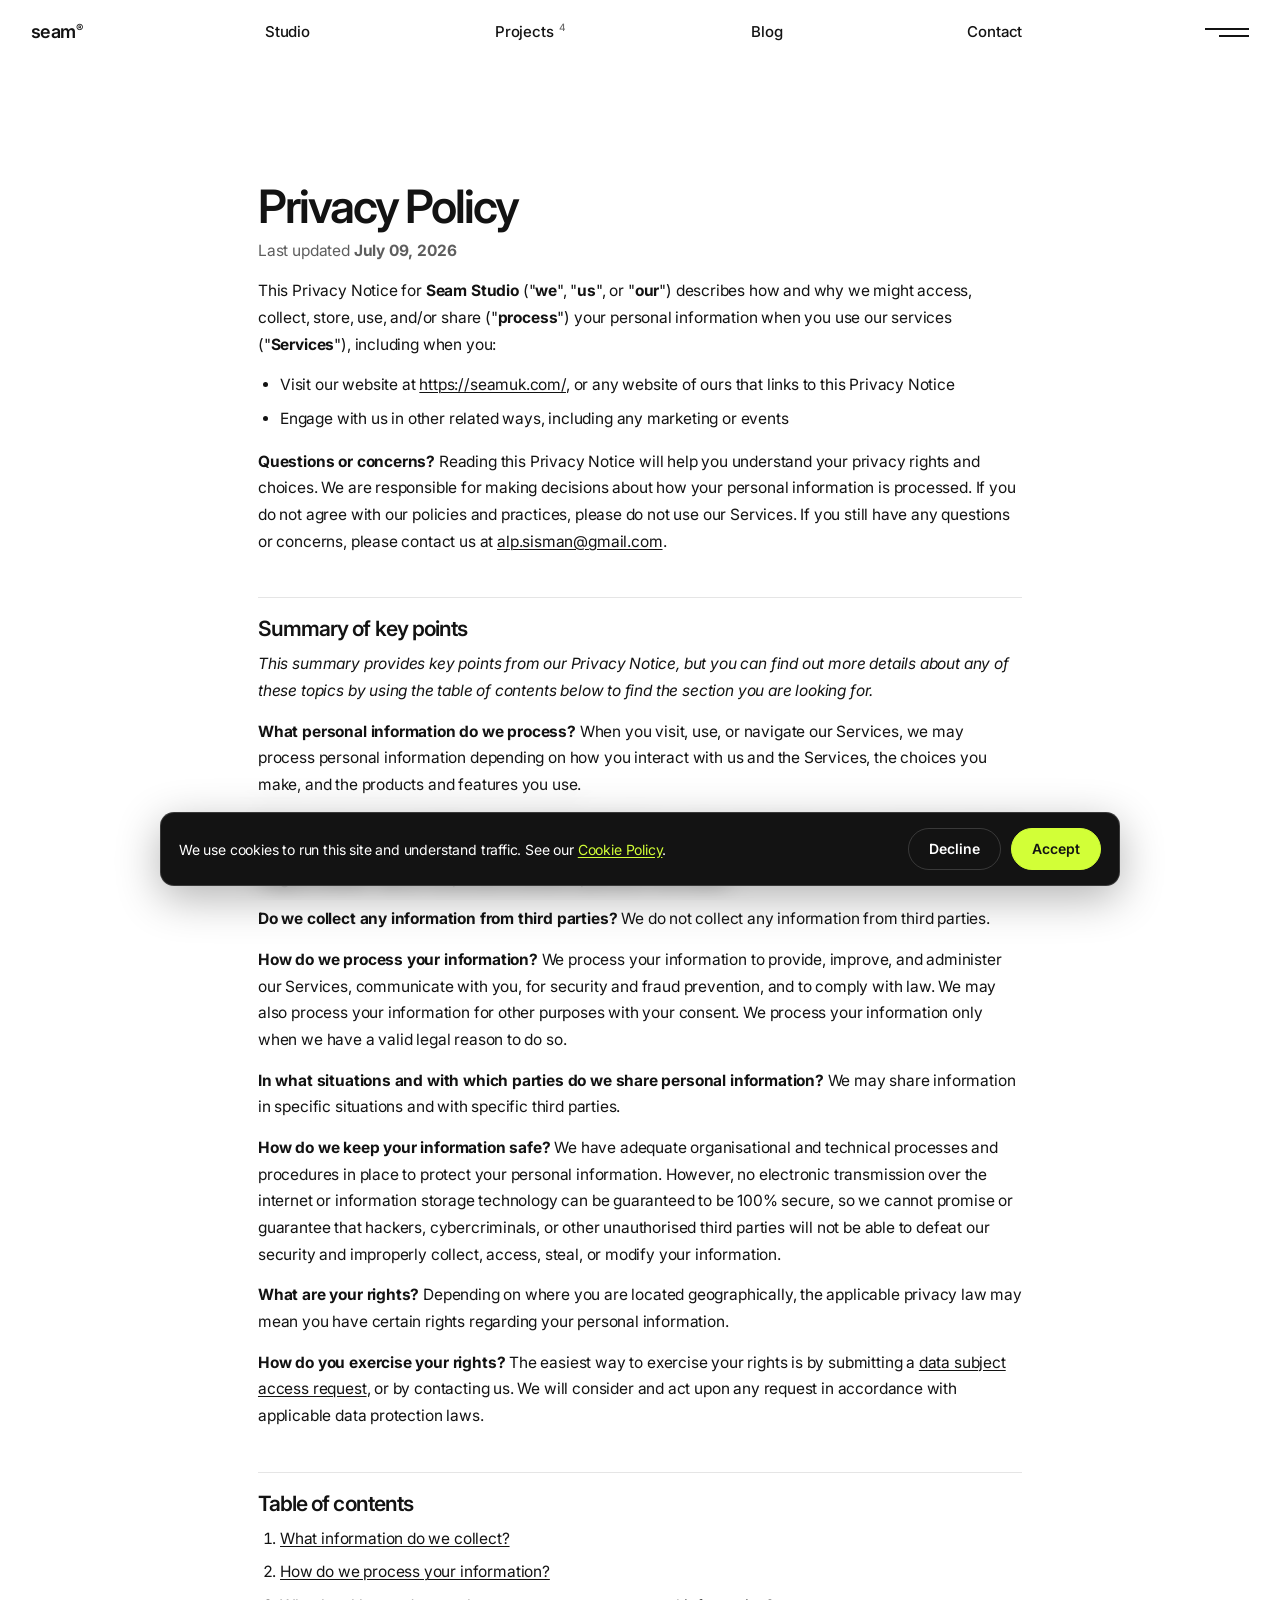
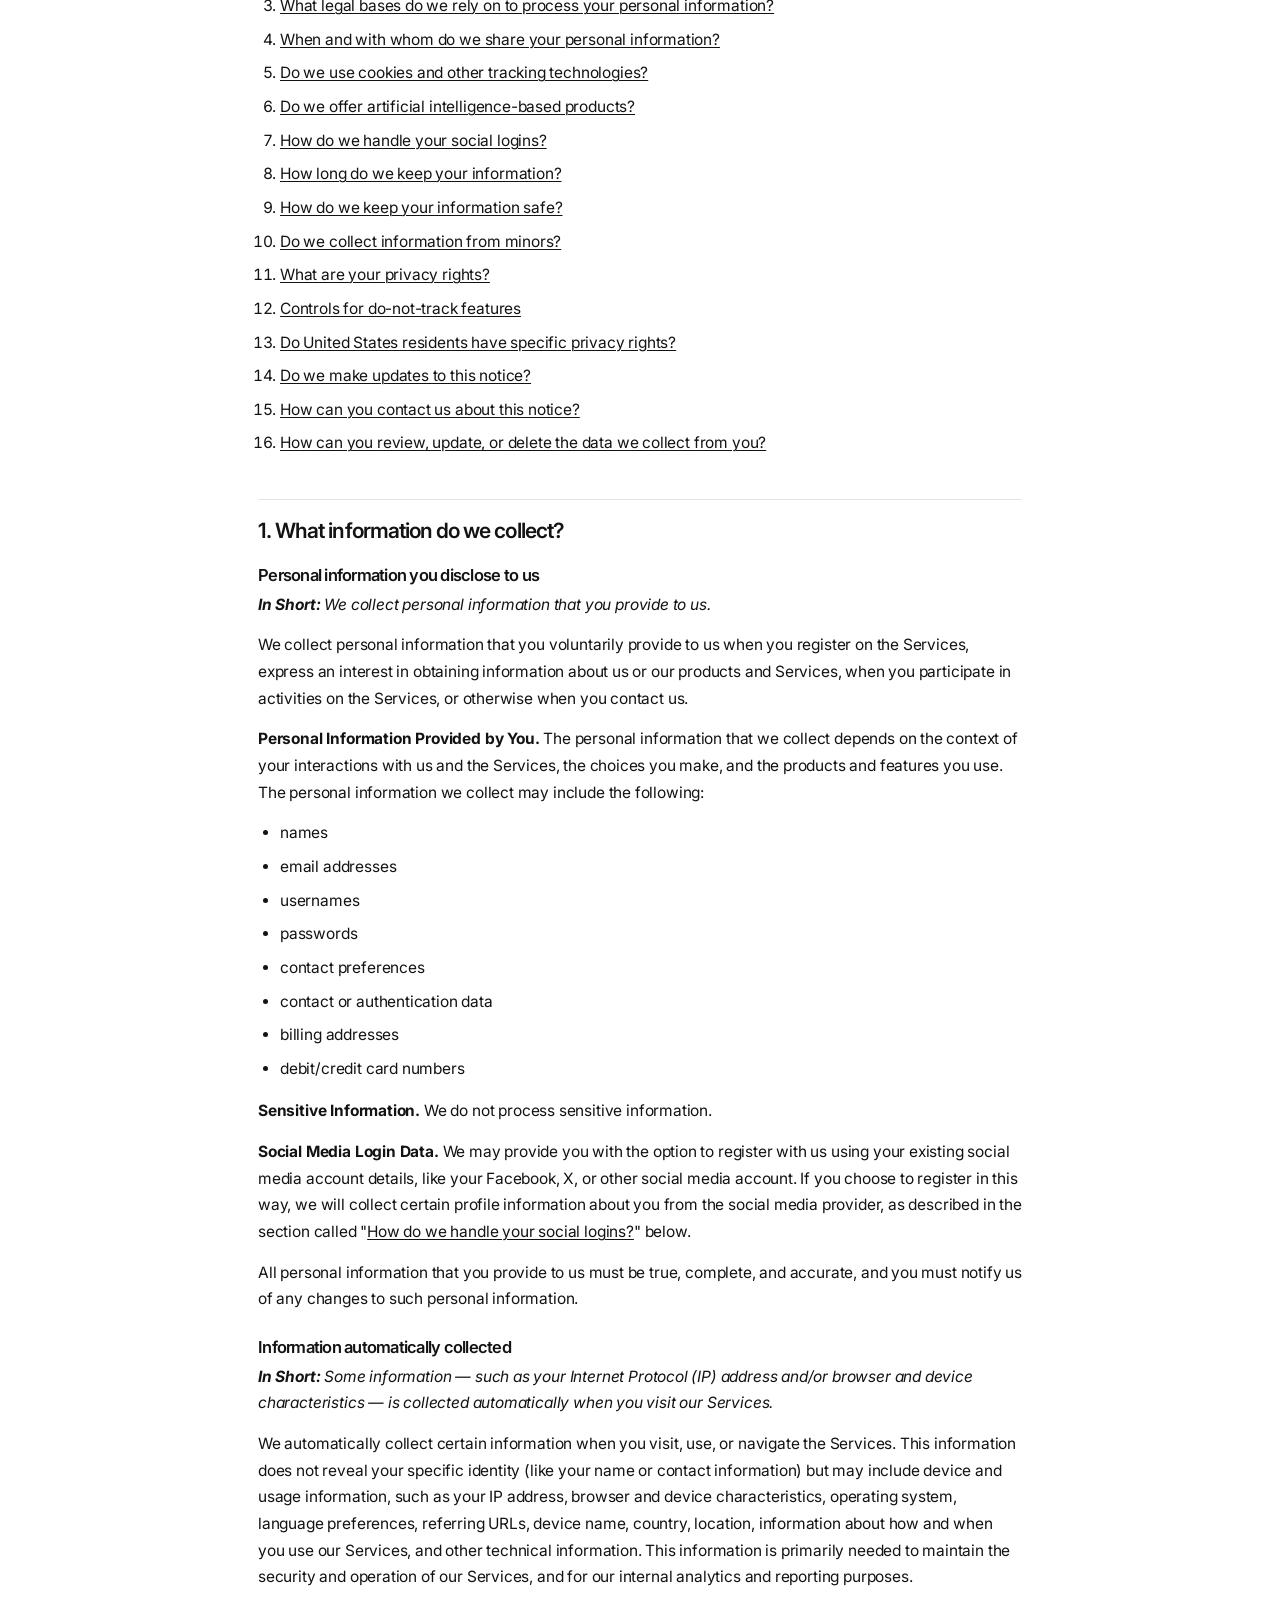
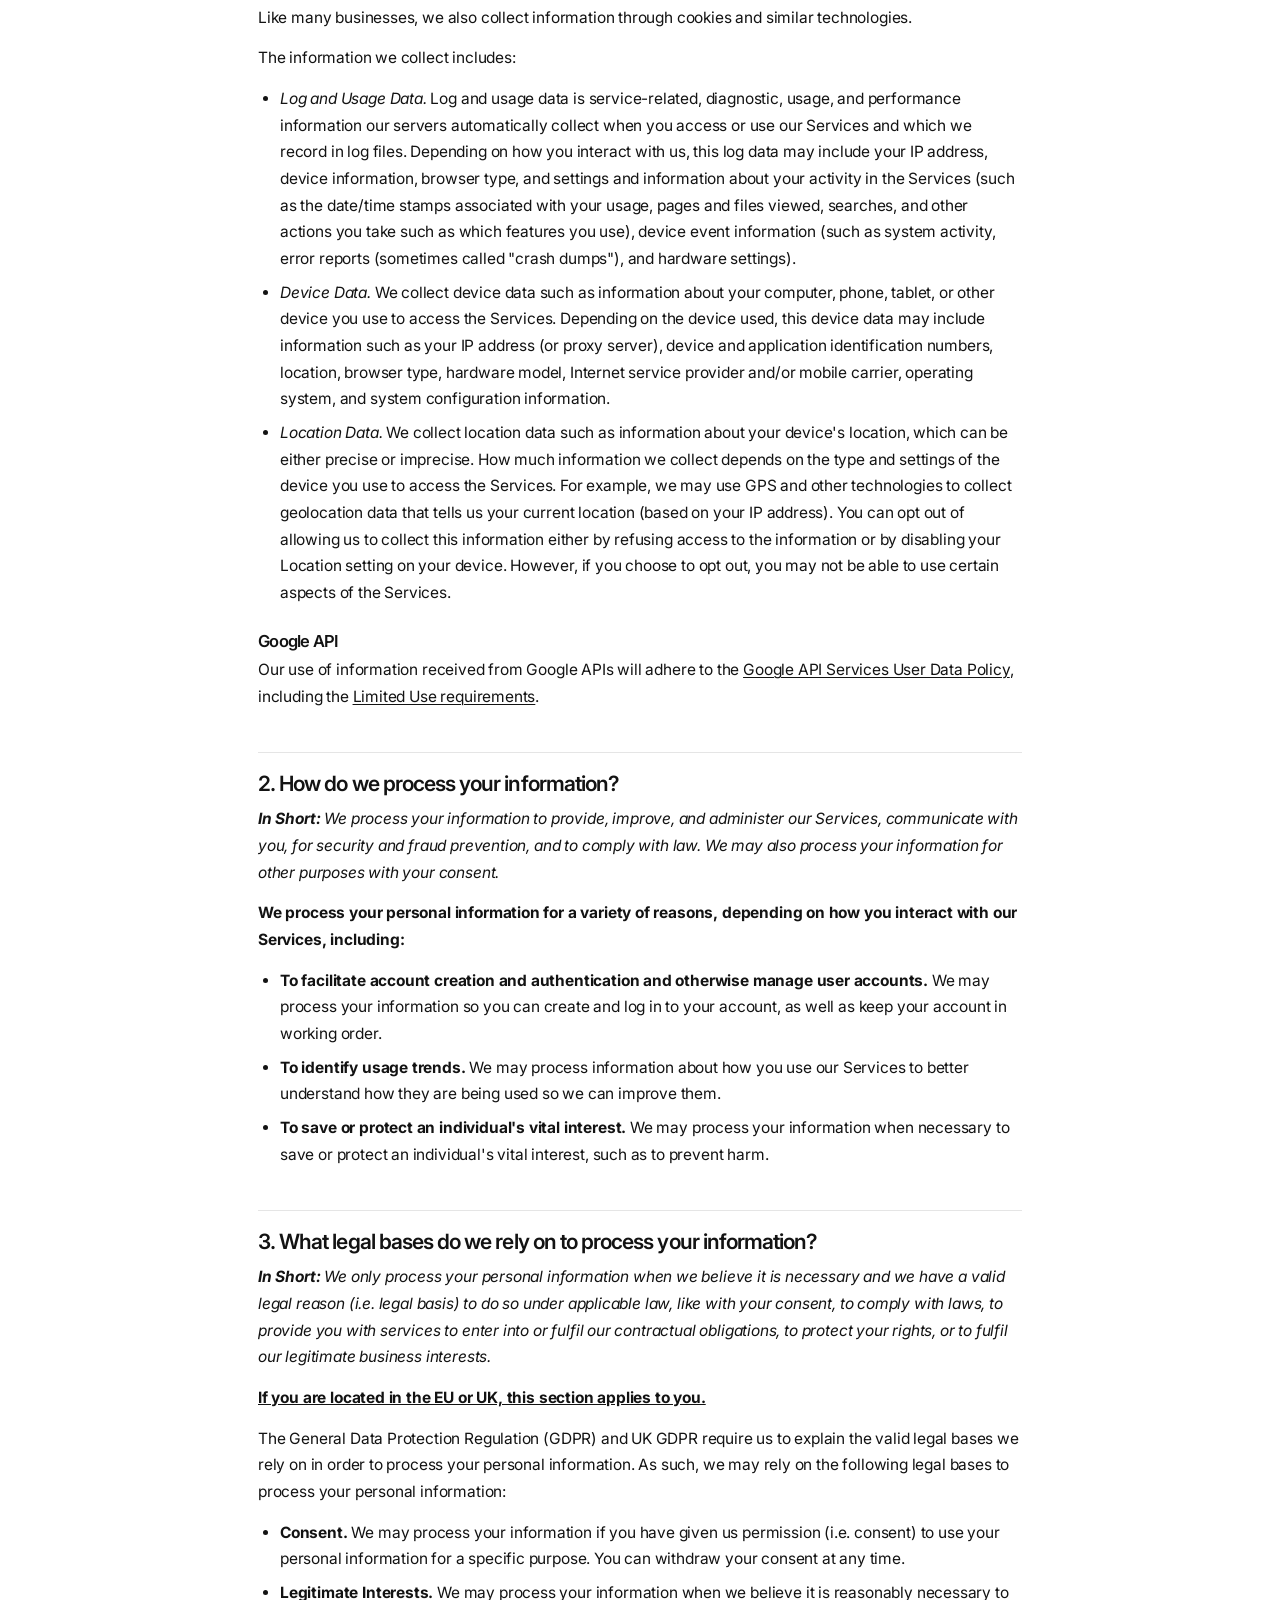
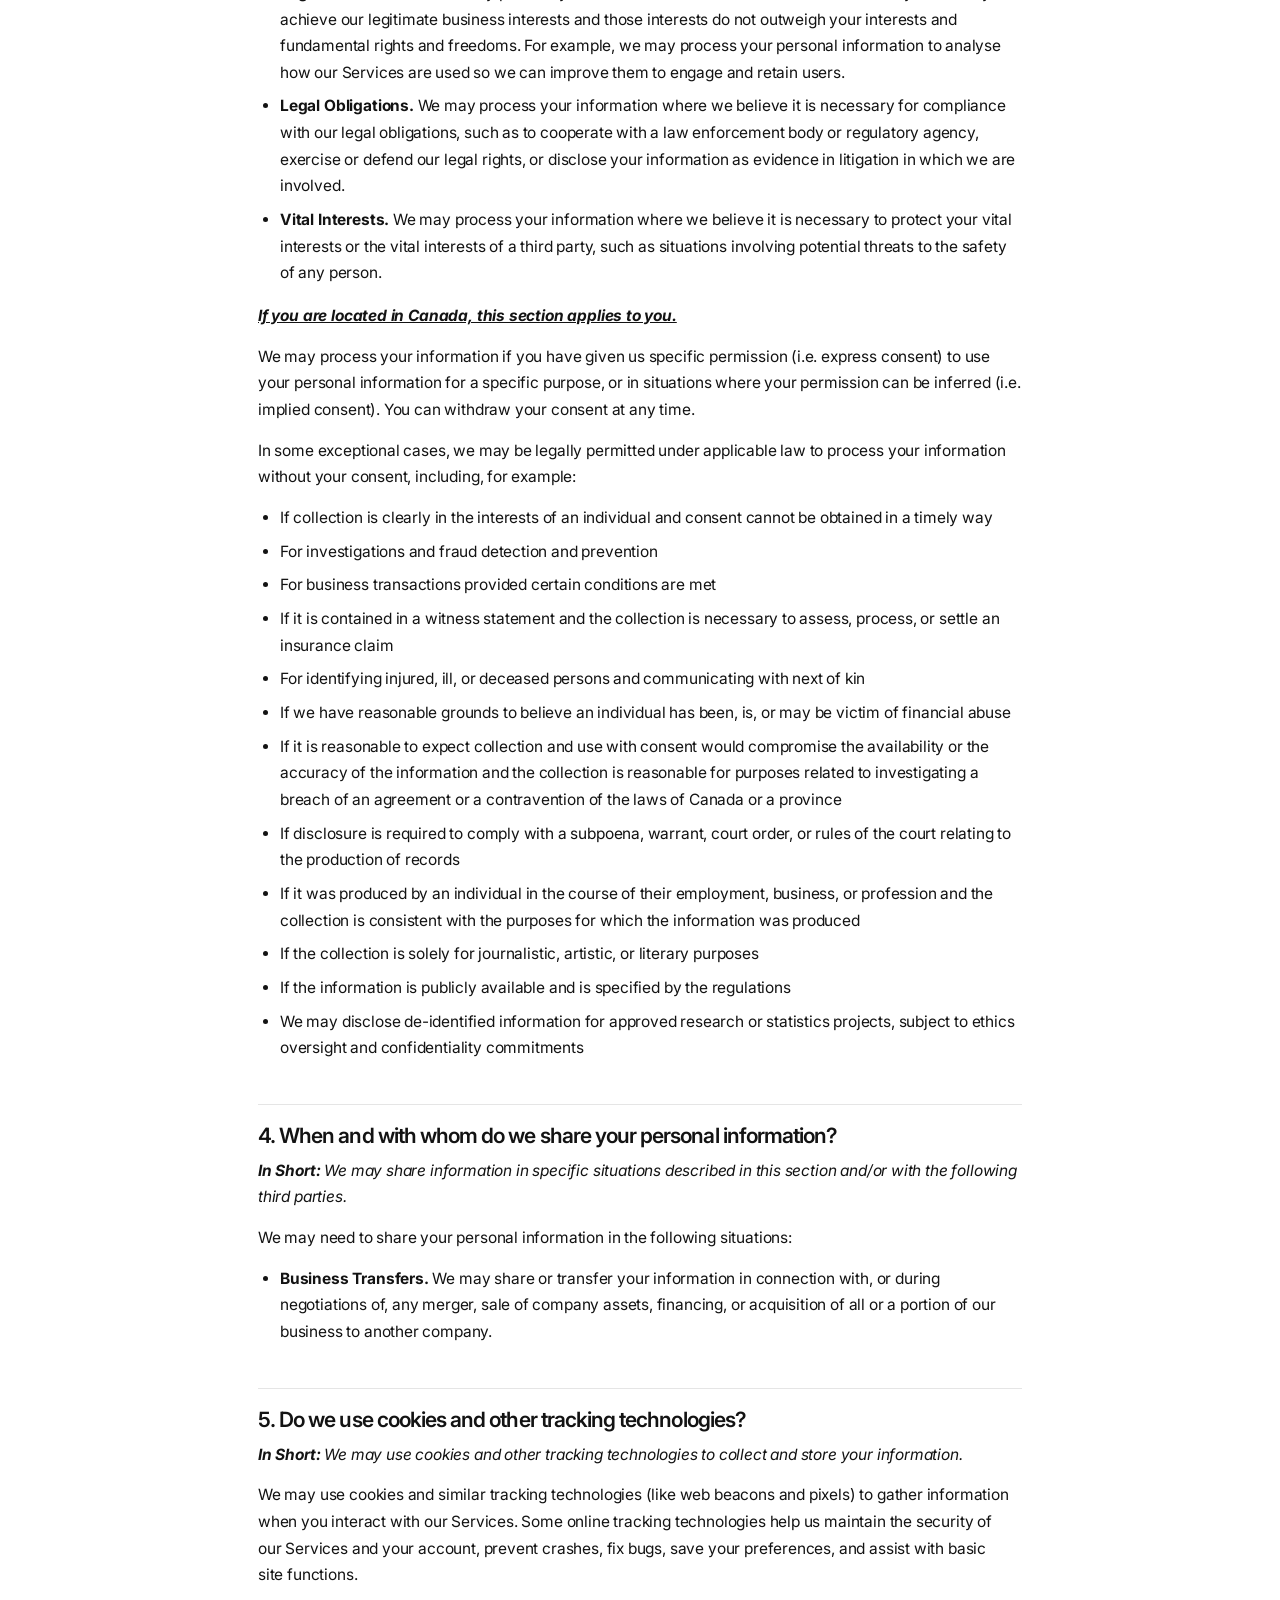
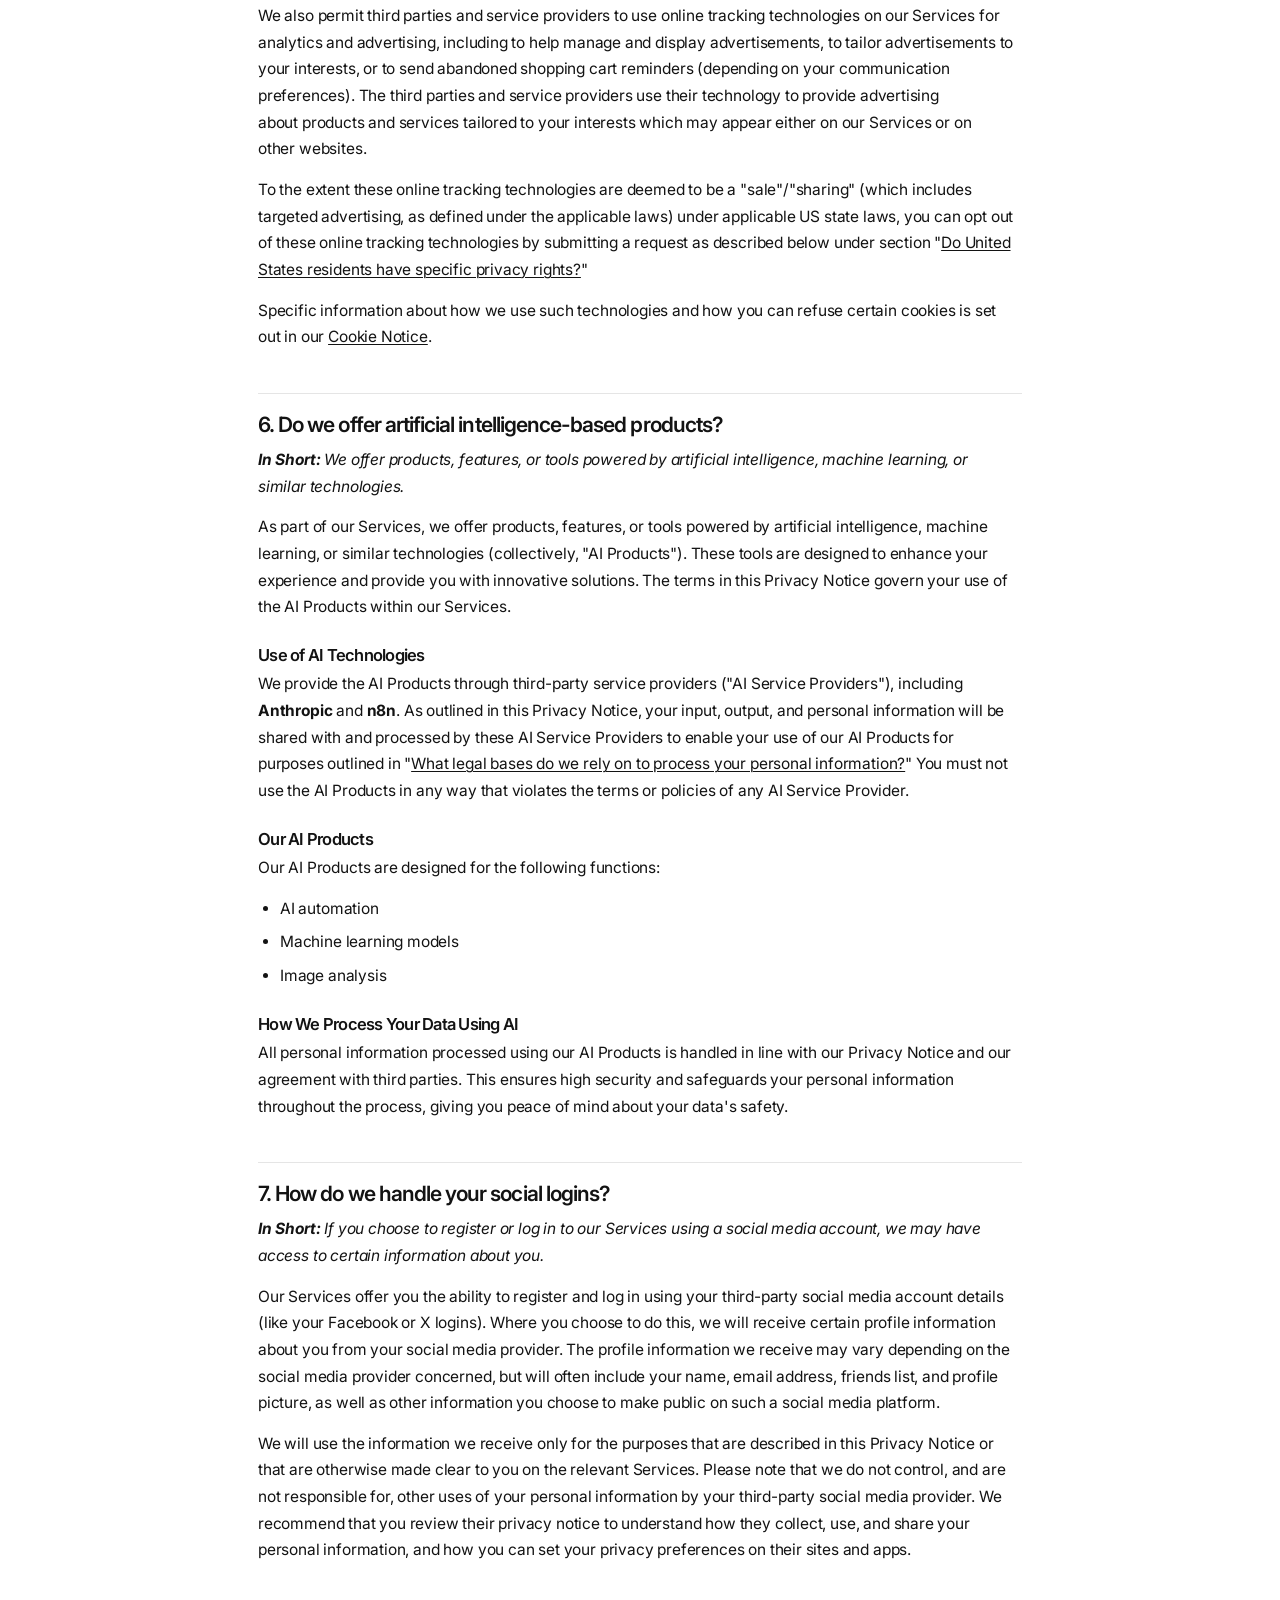
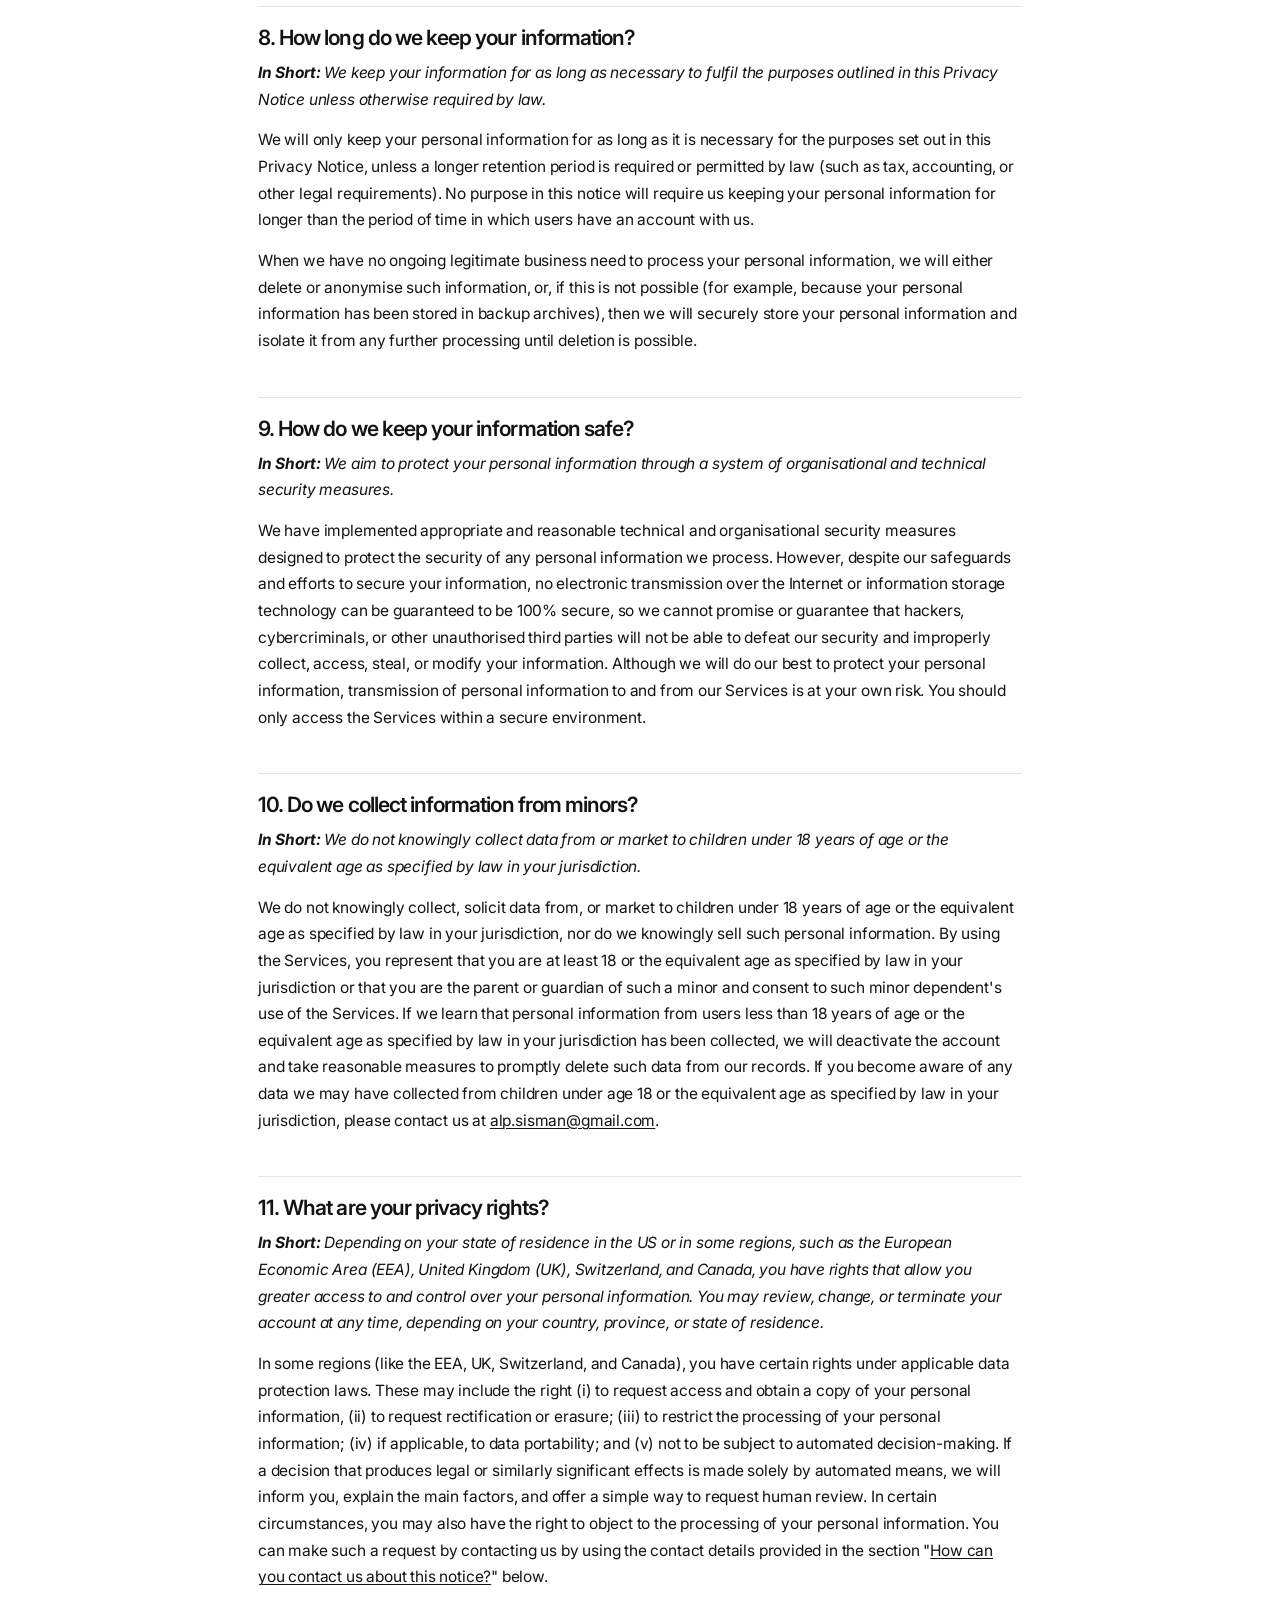
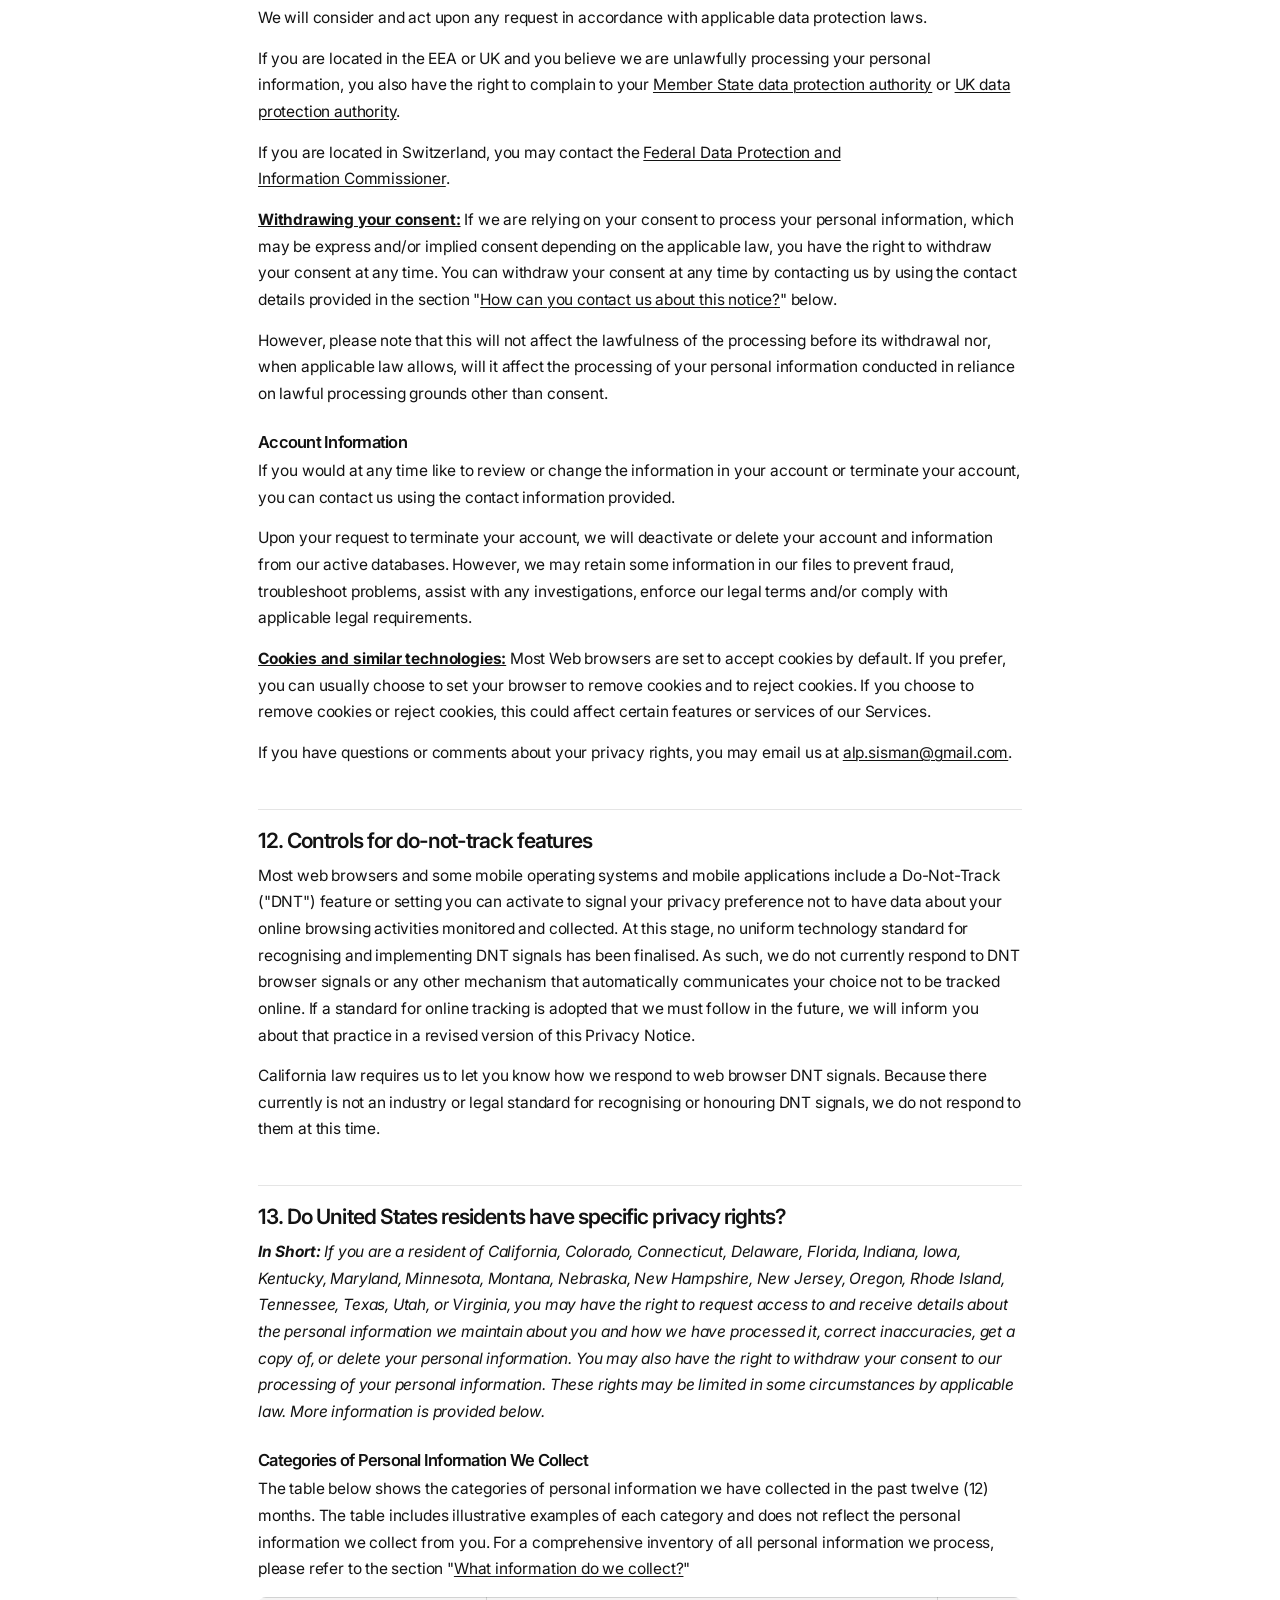
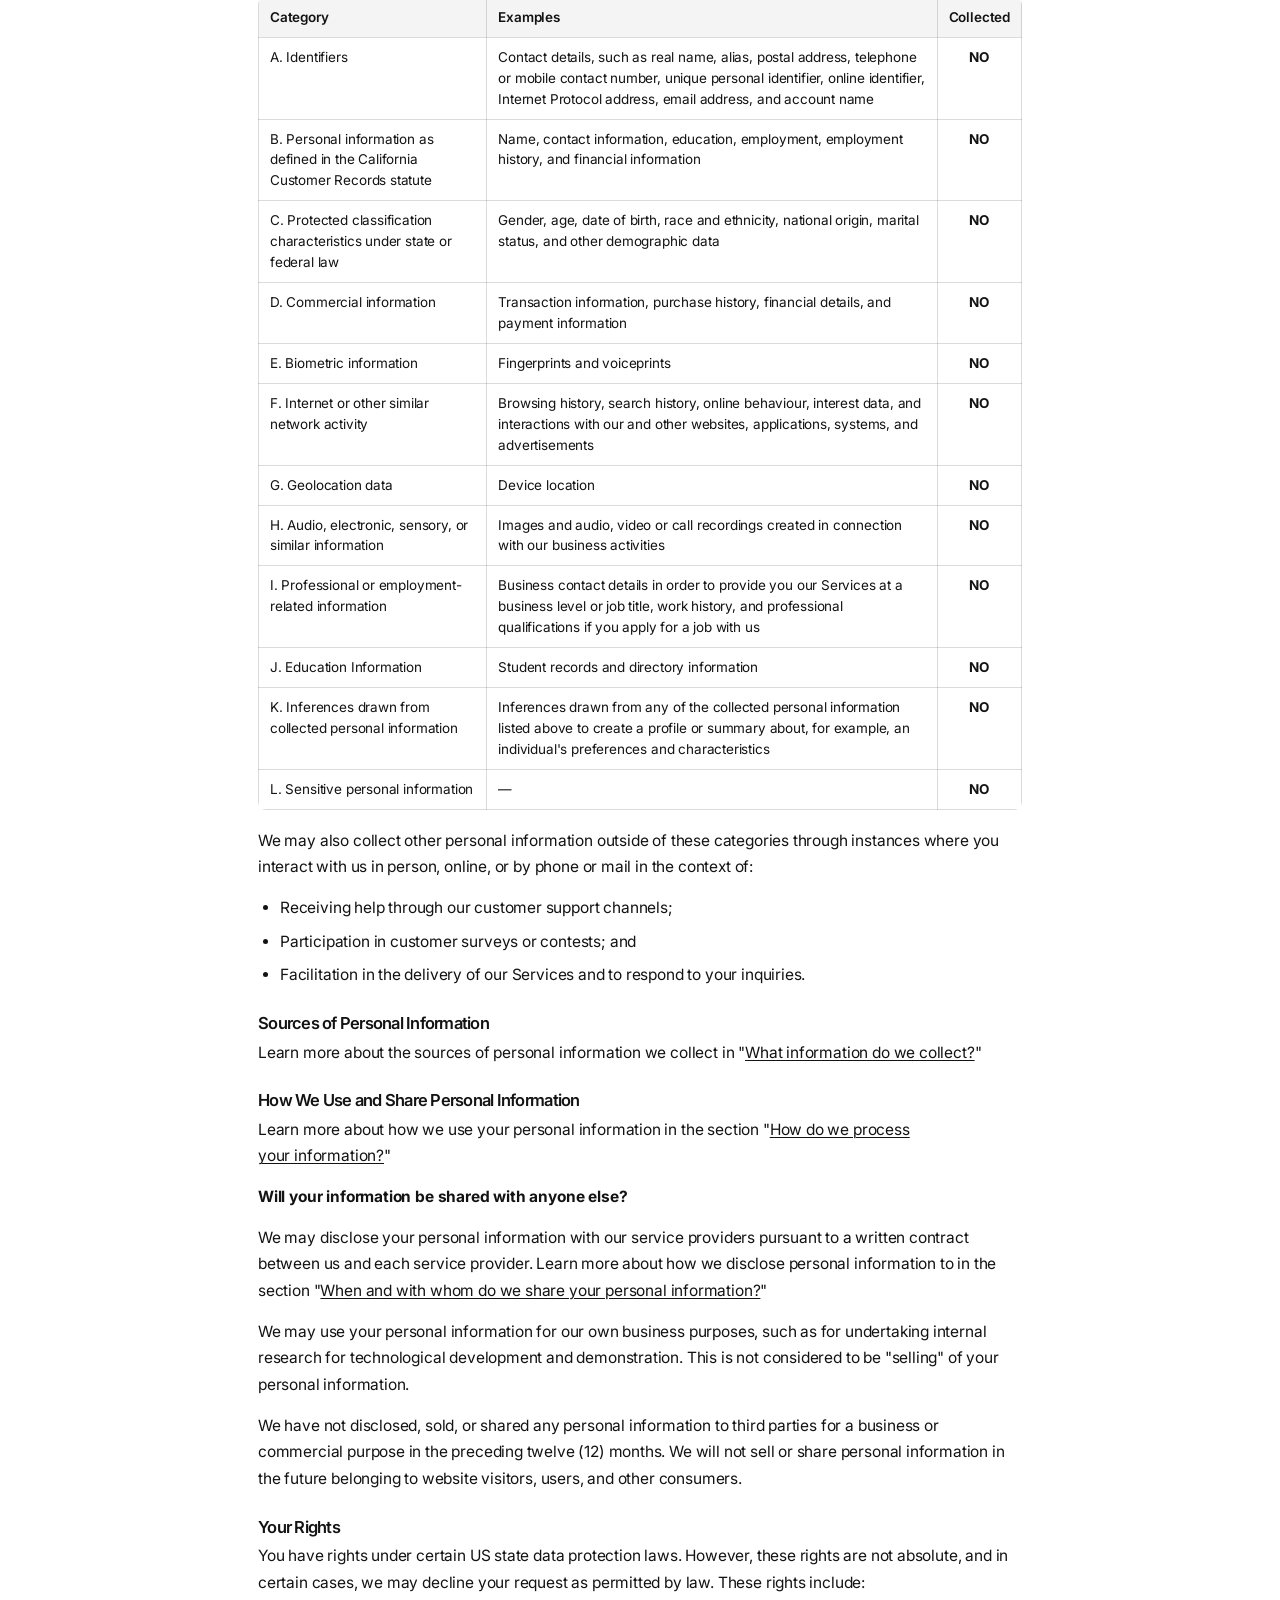
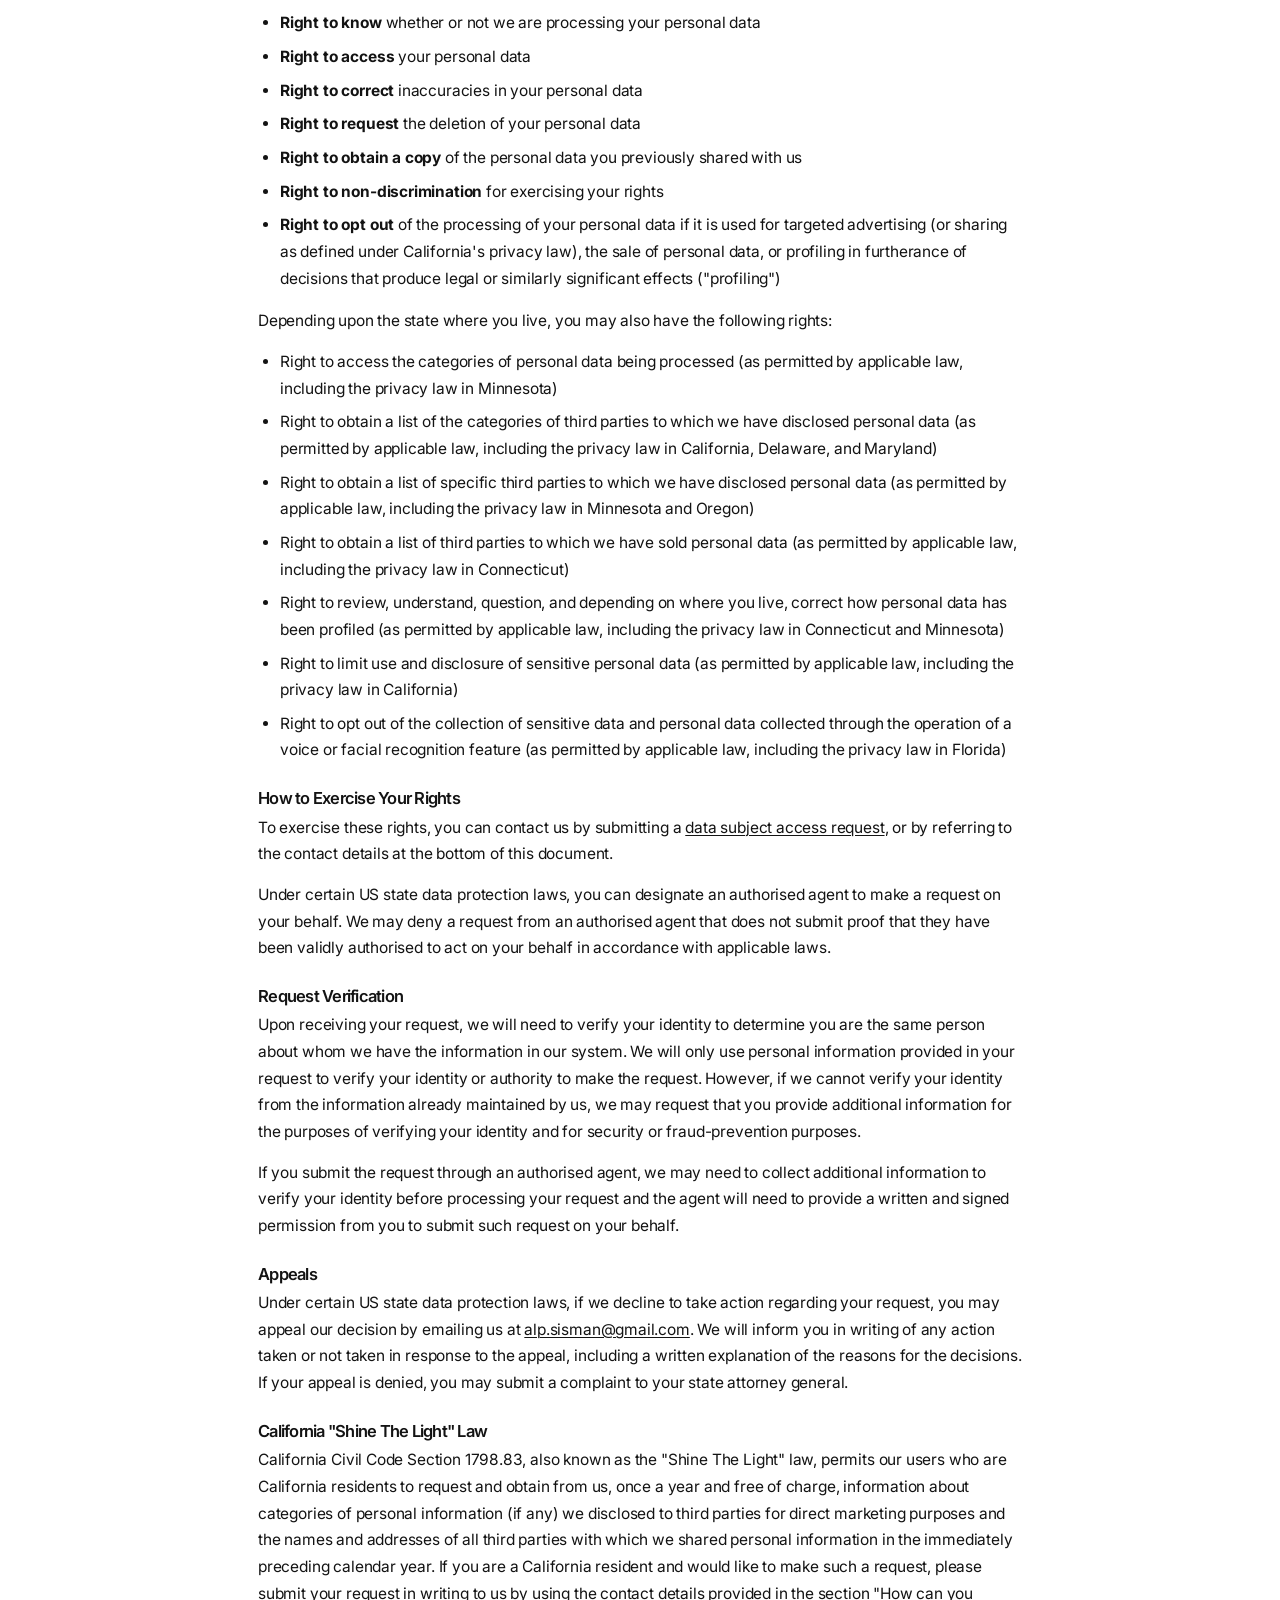
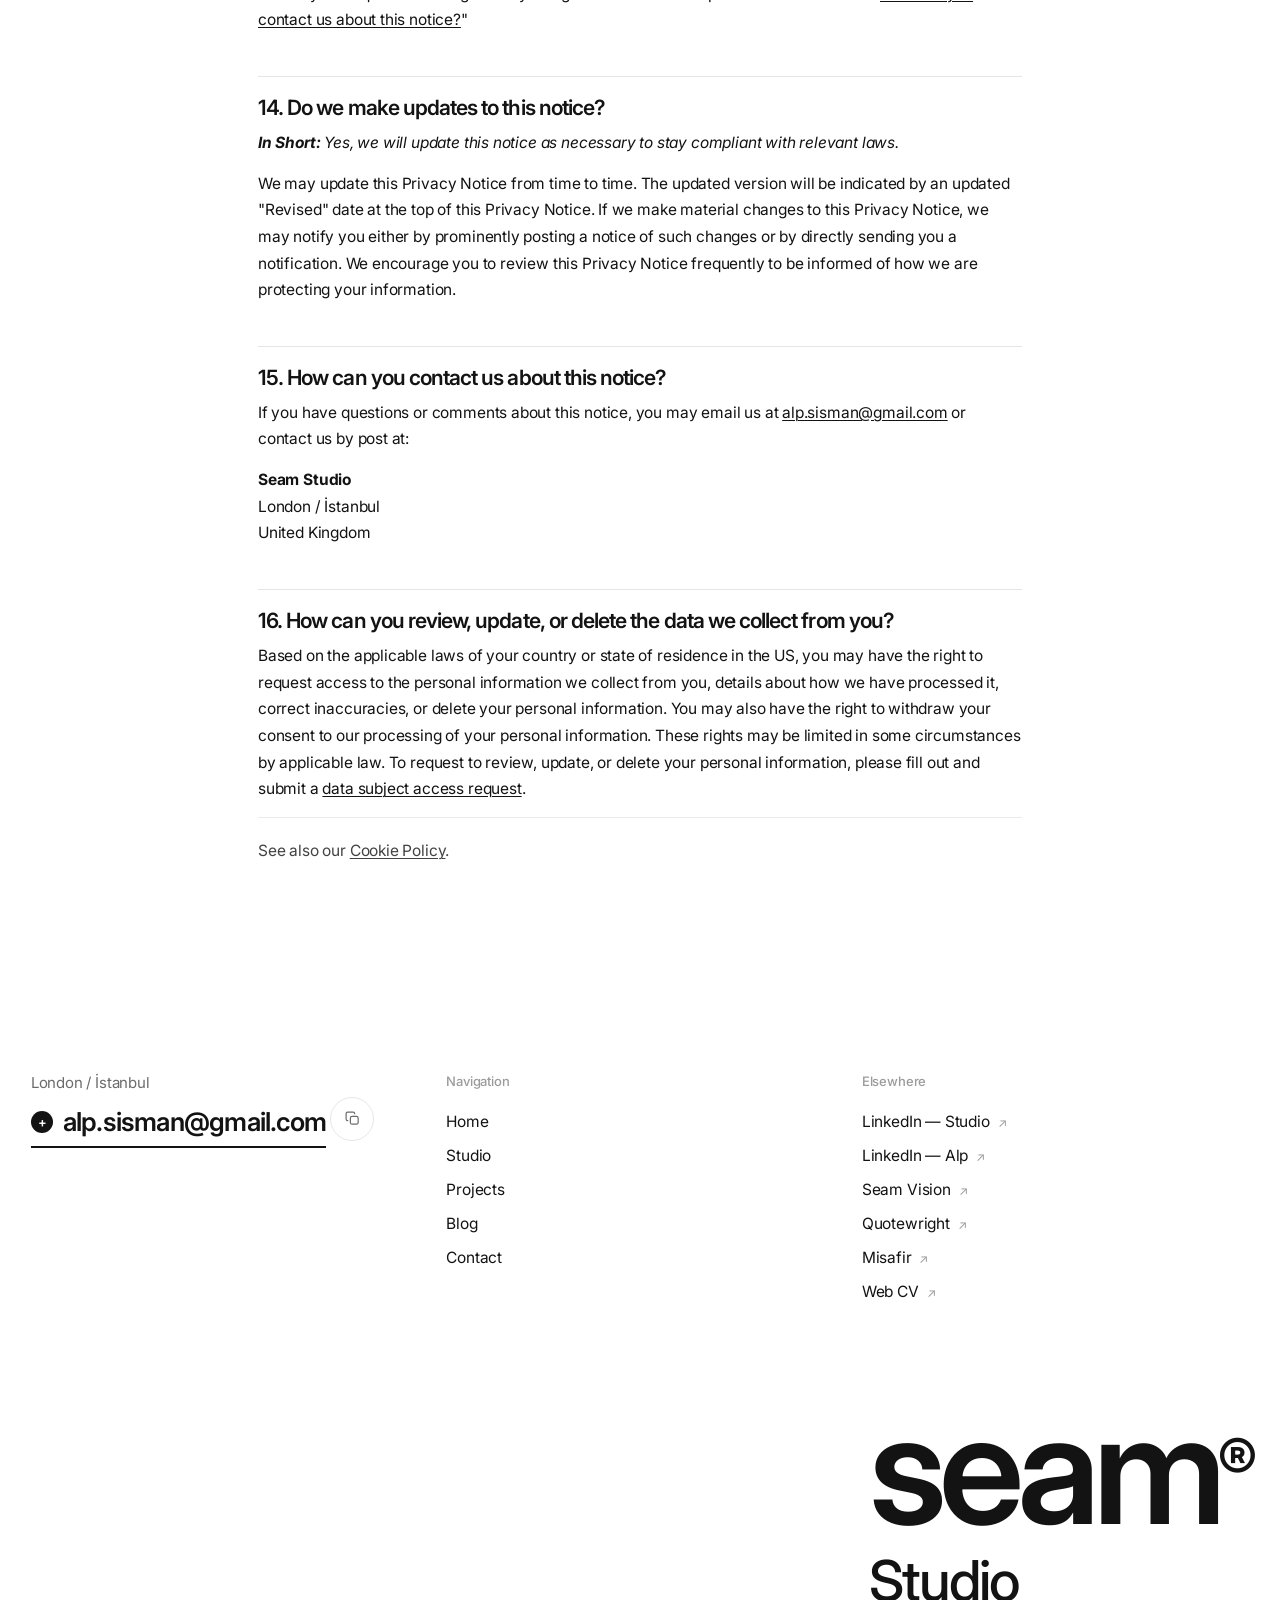
<file: privacy.html>
<!doctype html>
<html lang="en">
<head>
<meta charset="utf-8">
<meta name="viewport" content="width=device-width, initial-scale=1">
<title>Privacy Policy — seam® Studio</title>
<meta name="description" content="How seam® Studio handles data across the Seam sites.">
<link rel="preconnect" href="https://fonts.googleapis.com">
<link rel="preconnect" href="https://fonts.gstatic.com" crossorigin>
<link href="https://fonts.googleapis.com/css2?family=Inter:wght@400;500;600;700&display=swap" rel="stylesheet">
<link rel="stylesheet" href="styles.css">
<link rel="icon" href="data:image/svg+xml,<svg xmlns='http://www.w3.org/2000/svg' viewBox='0 0 100 100'><rect width='100' height='100' rx='18' fill='%23131313'/><path d='M20 50h60' stroke='%23D2FF37' stroke-width='7' stroke-dasharray='11 9'/></svg>">
<style>
/* Legal pages (Privacy / Cookies) — generated, native to this site's theme */
.legal-section{padding:118px 0 92px}
.legal-wrap{max-width:820px;margin:0 auto;padding:0 28px}
.legal-wrap h1{font-size:clamp(30px,4.4vw,46px);line-height:1.08;margin:0 0 6px}
.legal-updated{font-size:14px;opacity:.68;margin:0 0 32px}
.legal-wrap h2{font-size:21px;margin:42px 0 12px;padding-top:20px;border-top:1px solid rgba(0,0,0,.1)}
.legal-wrap h3{font-size:16.5px;margin:26px 0 8px}
.legal-wrap p{line-height:1.72;margin:0 0 14px;font-size:15.5px}
.legal-wrap ul,.legal-wrap ol{line-height:1.72;margin:0 0 16px;padding-left:22px;font-size:15.5px}
.legal-wrap li{margin:0 0 7px}
.legal-wrap a{color:#131313;text-decoration:underline;text-underline-offset:2px;text-decoration-thickness:1px}
.legal-wrap a:hover{text-decoration-color:#D2FF37}
.legal-toc{margin:0 0 18px}
.legal-tablewrap{overflow-x:auto;margin:2px 0 18px;border-radius:8px}
.legal-table{border-collapse:collapse;width:100%;min-width:580px;font-size:13.5px;line-height:1.55}
.legal-table th,.legal-table td{border:1px solid rgba(0,0,0,.14);padding:9px 11px;text-align:left;vertical-align:top}
.legal-table th{background:rgba(0,0,0,.045);font-weight:600}
.legal-table td:last-child,.legal-table th:last-child{text-align:center;white-space:nowrap}
.legal-table td:last-child{font-weight:700}
.legal-backlinks{margin-top:40px;padding-top:20px;border-top:1px solid rgba(0,0,0,.1);font-size:14.5px;opacity:.8}
</style>
</head>
<body>

<header class="nav">
  <div class="wrap navrow">
    <a class="logo" href="index.html">seam<span style="font-size:.62em;vertical-align:.5em">®</span></a>
    <nav class="navlinks" aria-label="Primary">
      <a href="studio.html">Studio</a>
      <a href="projects.html">Projects <sup>4</sup></a>
      <a href="blog.html">Blog</a>
      <a href="contact.html">Contact</a>
    </nav>
    <button class="burger" id="burger" aria-label="Menu" aria-expanded="false"><span></span><span></span></button>
  </div>
</header>
<div class="mobilemenu" id="mobilemenu">
  <a href="studio.html">Studio</a><a href="projects.html">Projects</a><a href="blog.html">Blog</a><a href="contact.html">Contact</a>
</div>

<div id="page">
<main id="main">
<section class="legal-section"><div class="legal-wrap">
<h1>Privacy Policy</h1>
<p class="legal-updated">Last updated <strong>July 09, 2026</strong></p>

<p>This Privacy Notice for <strong>Seam Studio</strong> ("<strong>we</strong>", "<strong>us</strong>", or "<strong>our</strong>") describes how and why we might access, collect, store, use, and/or share ("<strong>process</strong>") your personal information when you use our services ("<strong>Services</strong>"), including when you:</p>
<ul>
  <li>Visit our website at <a href="https://seamuk.com/">https://seamuk.com/</a>, or any website of ours that links to this Privacy Notice</li>
  <li>Engage with us in other related ways, including any marketing or events</li>
</ul>
<p><strong>Questions or concerns?</strong> Reading this Privacy Notice will help you understand your privacy rights and choices. We are responsible for making decisions about how your personal information is processed. If you do not agree with our policies and practices, please do not use our Services. If you still have any questions or concerns, please contact us at <a href="mailto:alp.sisman@gmail.com">alp.sisman@gmail.com</a>.</p>

<h2>Summary of key points</h2>
<p><em>This summary provides key points from our Privacy Notice, but you can find out more details about any of these topics by using the table of contents below to find the section you are looking for.</em></p>
<p><strong>What personal information do we process?</strong> When you visit, use, or navigate our Services, we may process personal information depending on how you interact with us and the Services, the choices you make, and the products and features you use.</p>
<p><strong>Do we process any sensitive personal information?</strong> Some of the information may be considered "special" or "sensitive" in certain jurisdictions, for example your racial or ethnic origins, sexual orientation, and religious beliefs. We do not process sensitive personal information.</p>
<p><strong>Do we collect any information from third parties?</strong> We do not collect any information from third parties.</p>
<p><strong>How do we process your information?</strong> We process your information to provide, improve, and administer our Services, communicate with you, for security and fraud prevention, and to comply with law. We may also process your information for other purposes with your consent. We process your information only when we have a valid legal reason to do so.</p>
<p><strong>In what situations and with which parties do we share personal information?</strong> We may share information in specific situations and with specific third parties.</p>
<p><strong>How do we keep your information safe?</strong> We have adequate organisational and technical processes and procedures in place to protect your personal information. However, no electronic transmission over the internet or information storage technology can be guaranteed to be 100% secure, so we cannot promise or guarantee that hackers, cybercriminals, or other unauthorised third parties will not be able to defeat our security and improperly collect, access, steal, or modify your information.</p>
<p><strong>What are your rights?</strong> Depending on where you are located geographically, the applicable privacy law may mean you have certain rights regarding your personal information.</p>
<p><strong>How do you exercise your rights?</strong> The easiest way to exercise your rights is by submitting a <a href="https://app.termly.io/dsar/46282d3b-2f06-4fba-983e-20ead54d0cbc" target="_blank" rel="noopener noreferrer">data subject access request</a>, or by contacting us. We will consider and act upon any request in accordance with applicable data protection laws.</p>

<h2 id="toc">Table of contents</h2>
<ol class="legal-toc">
  <li><a href="#infocollect">What information do we collect?</a></li>
  <li><a href="#infouse">How do we process your information?</a></li>
  <li><a href="#legalbases">What legal bases do we rely on to process your personal information?</a></li>
  <li><a href="#whoshare">When and with whom do we share your personal information?</a></li>
  <li><a href="#cookies">Do we use cookies and other tracking technologies?</a></li>
  <li><a href="#ai">Do we offer artificial intelligence-based products?</a></li>
  <li><a href="#sociallogins">How do we handle your social logins?</a></li>
  <li><a href="#inforetain">How long do we keep your information?</a></li>
  <li><a href="#infosafe">How do we keep your information safe?</a></li>
  <li><a href="#infominors">Do we collect information from minors?</a></li>
  <li><a href="#privacyrights">What are your privacy rights?</a></li>
  <li><a href="#DNT">Controls for do-not-track features</a></li>
  <li><a href="#uslaws">Do United States residents have specific privacy rights?</a></li>
  <li><a href="#policyupdates">Do we make updates to this notice?</a></li>
  <li><a href="#contact">How can you contact us about this notice?</a></li>
  <li><a href="#request">How can you review, update, or delete the data we collect from you?</a></li>
</ol>

<h2 id="infocollect">1. What information do we collect?</h2>
<h3>Personal information you disclose to us</h3>
<p><em><strong>In Short:</strong> We collect personal information that you provide to us.</em></p>
<p>We collect personal information that you voluntarily provide to us when you register on the Services, express an interest in obtaining information about us or our products and Services, when you participate in activities on the Services, or otherwise when you contact us.</p>
<p><strong>Personal Information Provided by You.</strong> The personal information that we collect depends on the context of your interactions with us and the Services, the choices you make, and the products and features you use. The personal information we collect may include the following:</p>
<ul>
  <li>names</li>
  <li>email addresses</li>
  <li>usernames</li>
  <li>passwords</li>
  <li>contact preferences</li>
  <li>contact or authentication data</li>
  <li>billing addresses</li>
  <li>debit/credit card numbers</li>
</ul>
<p><strong>Sensitive Information.</strong> We do not process sensitive information.</p>
<p><strong>Social Media Login Data.</strong> We may provide you with the option to register with us using your existing social media account details, like your Facebook, X, or other social media account. If you choose to register in this way, we will collect certain profile information about you from the social media provider, as described in the section called "<a href="#sociallogins">How do we handle your social logins?</a>" below.</p>
<p>All personal information that you provide to us must be true, complete, and accurate, and you must notify us of any changes to such personal information.</p>
<h3>Information automatically collected</h3>
<p><em><strong>In Short:</strong> Some information — such as your Internet Protocol (IP) address and/or browser and device characteristics — is collected automatically when you visit our Services.</em></p>
<p>We automatically collect certain information when you visit, use, or navigate the Services. This information does not reveal your specific identity (like your name or contact information) but may include device and usage information, such as your IP address, browser and device characteristics, operating system, language preferences, referring URLs, device name, country, location, information about how and when you use our Services, and other technical information. This information is primarily needed to maintain the security and operation of our Services, and for our internal analytics and reporting purposes.</p>
<p>Like many businesses, we also collect information through cookies and similar technologies.</p>
<p>The information we collect includes:</p>
<ul>
  <li><em>Log and Usage Data.</em> Log and usage data is service-related, diagnostic, usage, and performance information our servers automatically collect when you access or use our Services and which we record in log files. Depending on how you interact with us, this log data may include your IP address, device information, browser type, and settings and information about your activity in the Services (such as the date/time stamps associated with your usage, pages and files viewed, searches, and other actions you take such as which features you use), device event information (such as system activity, error reports (sometimes called "crash dumps"), and hardware settings).</li>
  <li><em>Device Data.</em> We collect device data such as information about your computer, phone, tablet, or other device you use to access the Services. Depending on the device used, this device data may include information such as your IP address (or proxy server), device and application identification numbers, location, browser type, hardware model, Internet service provider and/or mobile carrier, operating system, and system configuration information.</li>
  <li><em>Location Data.</em> We collect location data such as information about your device's location, which can be either precise or imprecise. How much information we collect depends on the type and settings of the device you use to access the Services. For example, we may use GPS and other technologies to collect geolocation data that tells us your current location (based on your IP address). You can opt out of allowing us to collect this information either by refusing access to the information or by disabling your Location setting on your device. However, if you choose to opt out, you may not be able to use certain aspects of the Services.</li>
</ul>
<h3>Google API</h3>
<p>Our use of information received from Google APIs will adhere to the <a href="https://developers.google.com/terms/api-services-user-data-policy" target="_blank" rel="noopener noreferrer">Google API Services User Data Policy</a>, including the <a href="https://developers.google.com/terms/api-services-user-data-policy#limited-use" target="_blank" rel="noopener noreferrer">Limited Use requirements</a>.</p>

<h2 id="infouse">2. How do we process your information?</h2>
<p><em><strong>In Short:</strong> We process your information to provide, improve, and administer our Services, communicate with you, for security and fraud prevention, and to comply with law. We may also process your information for other purposes with your consent.</em></p>
<p><strong>We process your personal information for a variety of reasons, depending on how you interact with our Services, including:</strong></p>
<ul>
  <li><strong>To facilitate account creation and authentication and otherwise manage user accounts.</strong> We may process your information so you can create and log in to your account, as well as keep your account in working order.</li>
  <li><strong>To identify usage trends.</strong> We may process information about how you use our Services to better understand how they are being used so we can improve them.</li>
  <li><strong>To save or protect an individual's vital interest.</strong> We may process your information when necessary to save or protect an individual's vital interest, such as to prevent harm.</li>
</ul>

<h2 id="legalbases">3. What legal bases do we rely on to process your information?</h2>
<p><em><strong>In Short:</strong> We only process your personal information when we believe it is necessary and we have a valid legal reason (i.e. legal basis) to do so under applicable law, like with your consent, to comply with laws, to provide you with services to enter into or fulfil our contractual obligations, to protect your rights, or to fulfil our legitimate business interests.</em></p>
<p><strong><u>If you are located in the EU or UK, this section applies to you.</u></strong></p>
<p>The General Data Protection Regulation (GDPR) and UK GDPR require us to explain the valid legal bases we rely on in order to process your personal information. As such, we may rely on the following legal bases to process your personal information:</p>
<ul>
  <li><strong>Consent.</strong> We may process your information if you have given us permission (i.e. consent) to use your personal information for a specific purpose. You can withdraw your consent at any time.</li>
  <li><strong>Legitimate Interests.</strong> We may process your information when we believe it is reasonably necessary to achieve our legitimate business interests and those interests do not outweigh your interests and fundamental rights and freedoms. For example, we may process your personal information to analyse how our Services are used so we can improve them to engage and retain users.</li>
  <li><strong>Legal Obligations.</strong> We may process your information where we believe it is necessary for compliance with our legal obligations, such as to cooperate with a law enforcement body or regulatory agency, exercise or defend our legal rights, or disclose your information as evidence in litigation in which we are involved.</li>
  <li><strong>Vital Interests.</strong> We may process your information where we believe it is necessary to protect your vital interests or the vital interests of a third party, such as situations involving potential threats to the safety of any person.</li>
</ul>
<p><strong><u><em>If you are located in Canada, this section applies to you.</em></u></strong></p>
<p>We may process your information if you have given us specific permission (i.e. express consent) to use your personal information for a specific purpose, or in situations where your permission can be inferred (i.e. implied consent). You can withdraw your consent at any time.</p>
<p>In some exceptional cases, we may be legally permitted under applicable law to process your information without your consent, including, for example:</p>
<ul>
  <li>If collection is clearly in the interests of an individual and consent cannot be obtained in a timely way</li>
  <li>For investigations and fraud detection and prevention</li>
  <li>For business transactions provided certain conditions are met</li>
  <li>If it is contained in a witness statement and the collection is necessary to assess, process, or settle an insurance claim</li>
  <li>For identifying injured, ill, or deceased persons and communicating with next of kin</li>
  <li>If we have reasonable grounds to believe an individual has been, is, or may be victim of financial abuse</li>
  <li>If it is reasonable to expect collection and use with consent would compromise the availability or the accuracy of the information and the collection is reasonable for purposes related to investigating a breach of an agreement or a contravention of the laws of Canada or a province</li>
  <li>If disclosure is required to comply with a subpoena, warrant, court order, or rules of the court relating to the production of records</li>
  <li>If it was produced by an individual in the course of their employment, business, or profession and the collection is consistent with the purposes for which the information was produced</li>
  <li>If the collection is solely for journalistic, artistic, or literary purposes</li>
  <li>If the information is publicly available and is specified by the regulations</li>
  <li>We may disclose de-identified information for approved research or statistics projects, subject to ethics oversight and confidentiality commitments</li>
</ul>

<h2 id="whoshare">4. When and with whom do we share your personal information?</h2>
<p><em><strong>In Short:</strong> We may share information in specific situations described in this section and/or with the following third parties.</em></p>
<p>We may need to share your personal information in the following situations:</p>
<ul>
  <li><strong>Business Transfers.</strong> We may share or transfer your information in connection with, or during negotiations of, any merger, sale of company assets, financing, or acquisition of all or a portion of our business to another company.</li>
</ul>

<h2 id="cookies">5. Do we use cookies and other tracking technologies?</h2>
<p><em><strong>In Short:</strong> We may use cookies and other tracking technologies to collect and store your information.</em></p>
<p>We may use cookies and similar tracking technologies (like web beacons and pixels) to gather information when you interact with our Services. Some online tracking technologies help us maintain the security of our Services and your account, prevent crashes, fix bugs, save your preferences, and assist with basic site functions.</p>
<p>We also permit third parties and service providers to use online tracking technologies on our Services for analytics and advertising, including to help manage and display advertisements, to tailor advertisements to your interests, or to send abandoned shopping cart reminders (depending on your communication preferences). The third parties and service providers use their technology to provide advertising about products and services tailored to your interests which may appear either on our Services or on other websites.</p>
<p>To the extent these online tracking technologies are deemed to be a "sale"/"sharing" (which includes targeted advertising, as defined under the applicable laws) under applicable US state laws, you can opt out of these online tracking technologies by submitting a request as described below under section "<a href="#uslaws">Do United States residents have specific privacy rights?</a>"</p>
<p>Specific information about how we use such technologies and how you can refuse certain cookies is set out in our <a href="cookies.html">Cookie Notice</a>.</p>

<h2 id="ai">6. Do we offer artificial intelligence-based products?</h2>
<p><em><strong>In Short:</strong> We offer products, features, or tools powered by artificial intelligence, machine learning, or similar technologies.</em></p>
<p>As part of our Services, we offer products, features, or tools powered by artificial intelligence, machine learning, or similar technologies (collectively, "AI Products"). These tools are designed to enhance your experience and provide you with innovative solutions. The terms in this Privacy Notice govern your use of the AI Products within our Services.</p>
<h3>Use of AI Technologies</h3>
<p>We provide the AI Products through third-party service providers ("AI Service Providers"), including <strong>Anthropic</strong> and <strong>n8n</strong>. As outlined in this Privacy Notice, your input, output, and personal information will be shared with and processed by these AI Service Providers to enable your use of our AI Products for purposes outlined in "<a href="#legalbases">What legal bases do we rely on to process your personal information?</a>" You must not use the AI Products in any way that violates the terms or policies of any AI Service Provider.</p>
<h3>Our AI Products</h3>
<p>Our AI Products are designed for the following functions:</p>
<ul>
  <li>AI automation</li>
  <li>Machine learning models</li>
  <li>Image analysis</li>
</ul>
<h3>How We Process Your Data Using AI</h3>
<p>All personal information processed using our AI Products is handled in line with our Privacy Notice and our agreement with third parties. This ensures high security and safeguards your personal information throughout the process, giving you peace of mind about your data's safety.</p>

<h2 id="sociallogins">7. How do we handle your social logins?</h2>
<p><em><strong>In Short:</strong> If you choose to register or log in to our Services using a social media account, we may have access to certain information about you.</em></p>
<p>Our Services offer you the ability to register and log in using your third-party social media account details (like your Facebook or X logins). Where you choose to do this, we will receive certain profile information about you from your social media provider. The profile information we receive may vary depending on the social media provider concerned, but will often include your name, email address, friends list, and profile picture, as well as other information you choose to make public on such a social media platform.</p>
<p>We will use the information we receive only for the purposes that are described in this Privacy Notice or that are otherwise made clear to you on the relevant Services. Please note that we do not control, and are not responsible for, other uses of your personal information by your third-party social media provider. We recommend that you review their privacy notice to understand how they collect, use, and share your personal information, and how you can set your privacy preferences on their sites and apps.</p>

<h2 id="inforetain">8. How long do we keep your information?</h2>
<p><em><strong>In Short:</strong> We keep your information for as long as necessary to fulfil the purposes outlined in this Privacy Notice unless otherwise required by law.</em></p>
<p>We will only keep your personal information for as long as it is necessary for the purposes set out in this Privacy Notice, unless a longer retention period is required or permitted by law (such as tax, accounting, or other legal requirements). No purpose in this notice will require us keeping your personal information for longer than the period of time in which users have an account with us.</p>
<p>When we have no ongoing legitimate business need to process your personal information, we will either delete or anonymise such information, or, if this is not possible (for example, because your personal information has been stored in backup archives), then we will securely store your personal information and isolate it from any further processing until deletion is possible.</p>

<h2 id="infosafe">9. How do we keep your information safe?</h2>
<p><em><strong>In Short:</strong> We aim to protect your personal information through a system of organisational and technical security measures.</em></p>
<p>We have implemented appropriate and reasonable technical and organisational security measures designed to protect the security of any personal information we process. However, despite our safeguards and efforts to secure your information, no electronic transmission over the Internet or information storage technology can be guaranteed to be 100% secure, so we cannot promise or guarantee that hackers, cybercriminals, or other unauthorised third parties will not be able to defeat our security and improperly collect, access, steal, or modify your information. Although we will do our best to protect your personal information, transmission of personal information to and from our Services is at your own risk. You should only access the Services within a secure environment.</p>

<h2 id="infominors">10. Do we collect information from minors?</h2>
<p><em><strong>In Short:</strong> We do not knowingly collect data from or market to children under 18 years of age or the equivalent age as specified by law in your jurisdiction.</em></p>
<p>We do not knowingly collect, solicit data from, or market to children under 18 years of age or the equivalent age as specified by law in your jurisdiction, nor do we knowingly sell such personal information. By using the Services, you represent that you are at least 18 or the equivalent age as specified by law in your jurisdiction or that you are the parent or guardian of such a minor and consent to such minor dependent's use of the Services. If we learn that personal information from users less than 18 years of age or the equivalent age as specified by law in your jurisdiction has been collected, we will deactivate the account and take reasonable measures to promptly delete such data from our records. If you become aware of any data we may have collected from children under age 18 or the equivalent age as specified by law in your jurisdiction, please contact us at <a href="mailto:alp.sisman@gmail.com">alp.sisman@gmail.com</a>.</p>

<h2 id="privacyrights">11. What are your privacy rights?</h2>
<p><em><strong>In Short:</strong> Depending on your state of residence in the US or in some regions, such as the European Economic Area (EEA), United Kingdom (UK), Switzerland, and Canada, you have rights that allow you greater access to and control over your personal information. You may review, change, or terminate your account at any time, depending on your country, province, or state of residence.</em></p>
<p>In some regions (like the EEA, UK, Switzerland, and Canada), you have certain rights under applicable data protection laws. These may include the right (i) to request access and obtain a copy of your personal information, (ii) to request rectification or erasure; (iii) to restrict the processing of your personal information; (iv) if applicable, to data portability; and (v) not to be subject to automated decision-making. If a decision that produces legal or similarly significant effects is made solely by automated means, we will inform you, explain the main factors, and offer a simple way to request human review. In certain circumstances, you may also have the right to object to the processing of your personal information. You can make such a request by contacting us by using the contact details provided in the section "<a href="#contact">How can you contact us about this notice?</a>" below.</p>
<p>We will consider and act upon any request in accordance with applicable data protection laws.</p>
<p>If you are located in the EEA or UK and you believe we are unlawfully processing your personal information, you also have the right to complain to your <a href="https://ec.europa.eu/newsroom/article29/items/612080" target="_blank" rel="noopener noreferrer">Member State data protection authority</a> or <a href="https://ico.org.uk/make-a-complaint/data-protection-complaints/data-protection-complaints/" target="_blank" rel="noopener noreferrer">UK data protection authority</a>.</p>
<p>If you are located in Switzerland, you may contact the <a href="https://www.edoeb.admin.ch/edoeb/en/home.html" target="_blank" rel="noopener noreferrer">Federal Data Protection and Information Commissioner</a>.</p>
<p><strong><u>Withdrawing your consent:</u></strong> If we are relying on your consent to process your personal information, which may be express and/or implied consent depending on the applicable law, you have the right to withdraw your consent at any time. You can withdraw your consent at any time by contacting us by using the contact details provided in the section "<a href="#contact">How can you contact us about this notice?</a>" below.</p>
<p>However, please note that this will not affect the lawfulness of the processing before its withdrawal nor, when applicable law allows, will it affect the processing of your personal information conducted in reliance on lawful processing grounds other than consent.</p>
<h3>Account Information</h3>
<p>If you would at any time like to review or change the information in your account or terminate your account, you can contact us using the contact information provided.</p>
<p>Upon your request to terminate your account, we will deactivate or delete your account and information from our active databases. However, we may retain some information in our files to prevent fraud, troubleshoot problems, assist with any investigations, enforce our legal terms and/or comply with applicable legal requirements.</p>
<p><strong><u>Cookies and similar technologies:</u></strong> Most Web browsers are set to accept cookies by default. If you prefer, you can usually choose to set your browser to remove cookies and to reject cookies. If you choose to remove cookies or reject cookies, this could affect certain features or services of our Services.</p>
<p>If you have questions or comments about your privacy rights, you may email us at <a href="mailto:alp.sisman@gmail.com">alp.sisman@gmail.com</a>.</p>

<h2 id="DNT">12. Controls for do-not-track features</h2>
<p>Most web browsers and some mobile operating systems and mobile applications include a Do-Not-Track ("DNT") feature or setting you can activate to signal your privacy preference not to have data about your online browsing activities monitored and collected. At this stage, no uniform technology standard for recognising and implementing DNT signals has been finalised. As such, we do not currently respond to DNT browser signals or any other mechanism that automatically communicates your choice not to be tracked online. If a standard for online tracking is adopted that we must follow in the future, we will inform you about that practice in a revised version of this Privacy Notice.</p>
<p>California law requires us to let you know how we respond to web browser DNT signals. Because there currently is not an industry or legal standard for recognising or honouring DNT signals, we do not respond to them at this time.</p>

<h2 id="uslaws">13. Do United States residents have specific privacy rights?</h2>
<p><em><strong>In Short:</strong> If you are a resident of California, Colorado, Connecticut, Delaware, Florida, Indiana, Iowa, Kentucky, Maryland, Minnesota, Montana, Nebraska, New Hampshire, New Jersey, Oregon, Rhode Island, Tennessee, Texas, Utah, or Virginia, you may have the right to request access to and receive details about the personal information we maintain about you and how we have processed it, correct inaccuracies, get a copy of, or delete your personal information. You may also have the right to withdraw your consent to our processing of your personal information. These rights may be limited in some circumstances by applicable law. More information is provided below.</em></p>
<h3>Categories of Personal Information We Collect</h3>
<p>The table below shows the categories of personal information we have collected in the past twelve (12) months. The table includes illustrative examples of each category and does not reflect the personal information we collect from you. For a comprehensive inventory of all personal information we process, please refer to the section "<a href="#infocollect">What information do we collect?</a>"</p>
<div class="legal-tablewrap">
<table class="legal-table">
  <thead><tr><th>Category</th><th>Examples</th><th>Collected</th></tr></thead>
  <tbody>
    <tr><td>A. Identifiers</td><td>Contact details, such as real name, alias, postal address, telephone or mobile contact number, unique personal identifier, online identifier, Internet Protocol address, email address, and account name</td><td>NO</td></tr>
    <tr><td>B. Personal information as defined in the California Customer Records statute</td><td>Name, contact information, education, employment, employment history, and financial information</td><td>NO</td></tr>
    <tr><td>C. Protected classification characteristics under state or federal law</td><td>Gender, age, date of birth, race and ethnicity, national origin, marital status, and other demographic data</td><td>NO</td></tr>
    <tr><td>D. Commercial information</td><td>Transaction information, purchase history, financial details, and payment information</td><td>NO</td></tr>
    <tr><td>E. Biometric information</td><td>Fingerprints and voiceprints</td><td>NO</td></tr>
    <tr><td>F. Internet or other similar network activity</td><td>Browsing history, search history, online behaviour, interest data, and interactions with our and other websites, applications, systems, and advertisements</td><td>NO</td></tr>
    <tr><td>G. Geolocation data</td><td>Device location</td><td>NO</td></tr>
    <tr><td>H. Audio, electronic, sensory, or similar information</td><td>Images and audio, video or call recordings created in connection with our business activities</td><td>NO</td></tr>
    <tr><td>I. Professional or employment-related information</td><td>Business contact details in order to provide you our Services at a business level or job title, work history, and professional qualifications if you apply for a job with us</td><td>NO</td></tr>
    <tr><td>J. Education Information</td><td>Student records and directory information</td><td>NO</td></tr>
    <tr><td>K. Inferences drawn from collected personal information</td><td>Inferences drawn from any of the collected personal information listed above to create a profile or summary about, for example, an individual's preferences and characteristics</td><td>NO</td></tr>
    <tr><td>L. Sensitive personal information</td><td>&mdash;</td><td>NO</td></tr>
  </tbody>
</table>
</div>
<p>We may also collect other personal information outside of these categories through instances where you interact with us in person, online, or by phone or mail in the context of:</p>
<ul>
  <li>Receiving help through our customer support channels;</li>
  <li>Participation in customer surveys or contests; and</li>
  <li>Facilitation in the delivery of our Services and to respond to your inquiries.</li>
</ul>
<h3>Sources of Personal Information</h3>
<p>Learn more about the sources of personal information we collect in "<a href="#infocollect">What information do we collect?</a>"</p>
<h3>How We Use and Share Personal Information</h3>
<p>Learn more about how we use your personal information in the section "<a href="#infouse">How do we process your information?</a>"</p>
<p><strong>Will your information be shared with anyone else?</strong></p>
<p>We may disclose your personal information with our service providers pursuant to a written contract between us and each service provider. Learn more about how we disclose personal information to in the section "<a href="#whoshare">When and with whom do we share your personal information?</a>"</p>
<p>We may use your personal information for our own business purposes, such as for undertaking internal research for technological development and demonstration. This is not considered to be "selling" of your personal information.</p>
<p>We have not disclosed, sold, or shared any personal information to third parties for a business or commercial purpose in the preceding twelve (12) months. We will not sell or share personal information in the future belonging to website visitors, users, and other consumers.</p>
<h3>Your Rights</h3>
<p>You have rights under certain US state data protection laws. However, these rights are not absolute, and in certain cases, we may decline your request as permitted by law. These rights include:</p>
<ul>
  <li><strong>Right to know</strong> whether or not we are processing your personal data</li>
  <li><strong>Right to access</strong> your personal data</li>
  <li><strong>Right to correct</strong> inaccuracies in your personal data</li>
  <li><strong>Right to request</strong> the deletion of your personal data</li>
  <li><strong>Right to obtain a copy</strong> of the personal data you previously shared with us</li>
  <li><strong>Right to non-discrimination</strong> for exercising your rights</li>
  <li><strong>Right to opt out</strong> of the processing of your personal data if it is used for targeted advertising (or sharing as defined under California's privacy law), the sale of personal data, or profiling in furtherance of decisions that produce legal or similarly significant effects ("profiling")</li>
</ul>
<p>Depending upon the state where you live, you may also have the following rights:</p>
<ul>
  <li>Right to access the categories of personal data being processed (as permitted by applicable law, including the privacy law in Minnesota)</li>
  <li>Right to obtain a list of the categories of third parties to which we have disclosed personal data (as permitted by applicable law, including the privacy law in California, Delaware, and Maryland)</li>
  <li>Right to obtain a list of specific third parties to which we have disclosed personal data (as permitted by applicable law, including the privacy law in Minnesota and Oregon)</li>
  <li>Right to obtain a list of third parties to which we have sold personal data (as permitted by applicable law, including the privacy law in Connecticut)</li>
  <li>Right to review, understand, question, and depending on where you live, correct how personal data has been profiled (as permitted by applicable law, including the privacy law in Connecticut and Minnesota)</li>
  <li>Right to limit use and disclosure of sensitive personal data (as permitted by applicable law, including the privacy law in California)</li>
  <li>Right to opt out of the collection of sensitive data and personal data collected through the operation of a voice or facial recognition feature (as permitted by applicable law, including the privacy law in Florida)</li>
</ul>
<h3>How to Exercise Your Rights</h3>
<p>To exercise these rights, you can contact us by submitting a <a href="https://app.termly.io/dsar/46282d3b-2f06-4fba-983e-20ead54d0cbc" target="_blank" rel="noopener noreferrer">data subject access request</a>, or by referring to the contact details at the bottom of this document.</p>
<p>Under certain US state data protection laws, you can designate an authorised agent to make a request on your behalf. We may deny a request from an authorised agent that does not submit proof that they have been validly authorised to act on your behalf in accordance with applicable laws.</p>
<h3>Request Verification</h3>
<p>Upon receiving your request, we will need to verify your identity to determine you are the same person about whom we have the information in our system. We will only use personal information provided in your request to verify your identity or authority to make the request. However, if we cannot verify your identity from the information already maintained by us, we may request that you provide additional information for the purposes of verifying your identity and for security or fraud-prevention purposes.</p>
<p>If you submit the request through an authorised agent, we may need to collect additional information to verify your identity before processing your request and the agent will need to provide a written and signed permission from you to submit such request on your behalf.</p>
<h3>Appeals</h3>
<p>Under certain US state data protection laws, if we decline to take action regarding your request, you may appeal our decision by emailing us at <a href="mailto:alp.sisman@gmail.com">alp.sisman@gmail.com</a>. We will inform you in writing of any action taken or not taken in response to the appeal, including a written explanation of the reasons for the decisions. If your appeal is denied, you may submit a complaint to your state attorney general.</p>
<h3>California "Shine The Light" Law</h3>
<p>California Civil Code Section 1798.83, also known as the "Shine The Light" law, permits our users who are California residents to request and obtain from us, once a year and free of charge, information about categories of personal information (if any) we disclosed to third parties for direct marketing purposes and the names and addresses of all third parties with which we shared personal information in the immediately preceding calendar year. If you are a California resident and would like to make such a request, please submit your request in writing to us by using the contact details provided in the section "<a href="#contact">How can you contact us about this notice?</a>"</p>

<h2 id="policyupdates">14. Do we make updates to this notice?</h2>
<p><em><strong>In Short:</strong> Yes, we will update this notice as necessary to stay compliant with relevant laws.</em></p>
<p>We may update this Privacy Notice from time to time. The updated version will be indicated by an updated "Revised" date at the top of this Privacy Notice. If we make material changes to this Privacy Notice, we may notify you either by prominently posting a notice of such changes or by directly sending you a notification. We encourage you to review this Privacy Notice frequently to be informed of how we are protecting your information.</p>

<h2 id="contact">15. How can you contact us about this notice?</h2>
<p>If you have questions or comments about this notice, you may email us at <a href="mailto:alp.sisman@gmail.com">alp.sisman@gmail.com</a> or contact us by post at:</p>
<p><strong>Seam Studio</strong><br>London / İstanbul<br>United Kingdom</p>

<h2 id="request">16. How can you review, update, or delete the data we collect from you?</h2>
<p>Based on the applicable laws of your country or state of residence in the US, you may have the right to request access to the personal information we collect from you, details about how we have processed it, correct inaccuracies, or delete your personal information. You may also have the right to withdraw your consent to our processing of your personal information. These rights may be limited in some circumstances by applicable law. To request to review, update, or delete your personal information, please fill out and submit a <a href="https://app.termly.io/dsar/46282d3b-2f06-4fba-983e-20ead54d0cbc" target="_blank" rel="noopener noreferrer">data subject access request</a>.</p>

<p class="legal-backlinks">See also our <a href="cookies.html">Cookie Policy</a>.</p>
</div></section>
</main>

<footer>
  <div class="wrap">
    <div class="contactrow" style="margin-top:0">
      <div>
        <div class="phone">London / İstanbul</div>
        <a class="bigmail" href="mailto:alp.sisman@gmail.com"><span class="ic">+</span>alp.sisman@gmail.com</a>
      </div>
      <div class="footcol">
        <h4>Navigation</h4>
        <a href="index.html">Home</a><a href="studio.html">Studio</a><a href="projects.html">Projects</a><a href="blog.html">Blog</a><a href="contact.html">Contact</a>
      </div>
      <div class="footcol">
        <h4>Elsewhere</h4>
        <a href="https://www.linkedin.com/company/koruseruk/" target="_blank" rel="noopener">LinkedIn — Studio <span>↗</span></a>
        <a href="https://www.linkedin.com/in/alp-sisman-68a604226/" target="_blank" rel="noopener">LinkedIn — Alp <span>↗</span></a>
        <a href="https://seam.seamuk.com" target="_blank" rel="noopener">Seam Vision <span>↗</span></a>
        <a href="https://quotewright.seamuk.com" target="_blank" rel="noopener">Quotewright <span>↗</span></a>
        <a href="https://misafir.seamuk.com" target="_blank" rel="noopener">Misafir <span>↗</span></a>
        <a href="https://www.homepages.ucl.ac.uk/~zceisis/index.html" target="_blank" rel="noopener">Web CV <span>↗</span></a>
      </div>
    </div>
    <div class="footmark rv">
      <div class="wm">seam<span class="r">®</span></div>
      <div class="sub">Studio</div>
    </div>
    <div class="footbar">
      <span>© <span id="yr">2026</span> seam® Studio. All rights reserved.</span>
      <span class="links"><a href="contact.html">Contact</a><a href="privacy.html">Privacy</a><a href="terms.html">Terms</a><a href="cookies.html">Cookies</a><a href="#" class="cookie-prefs">Cookie preferences</a><a href="https://www.linkedin.com/company/koruseruk/" target="_blank" rel="noopener">LinkedIn</a></span>
    </div>
  </div>
</footer>
</div>

<div class="bottomblur" aria-hidden="true"></div>
<script src="app.js"></script>
</body>
</html>
</file>
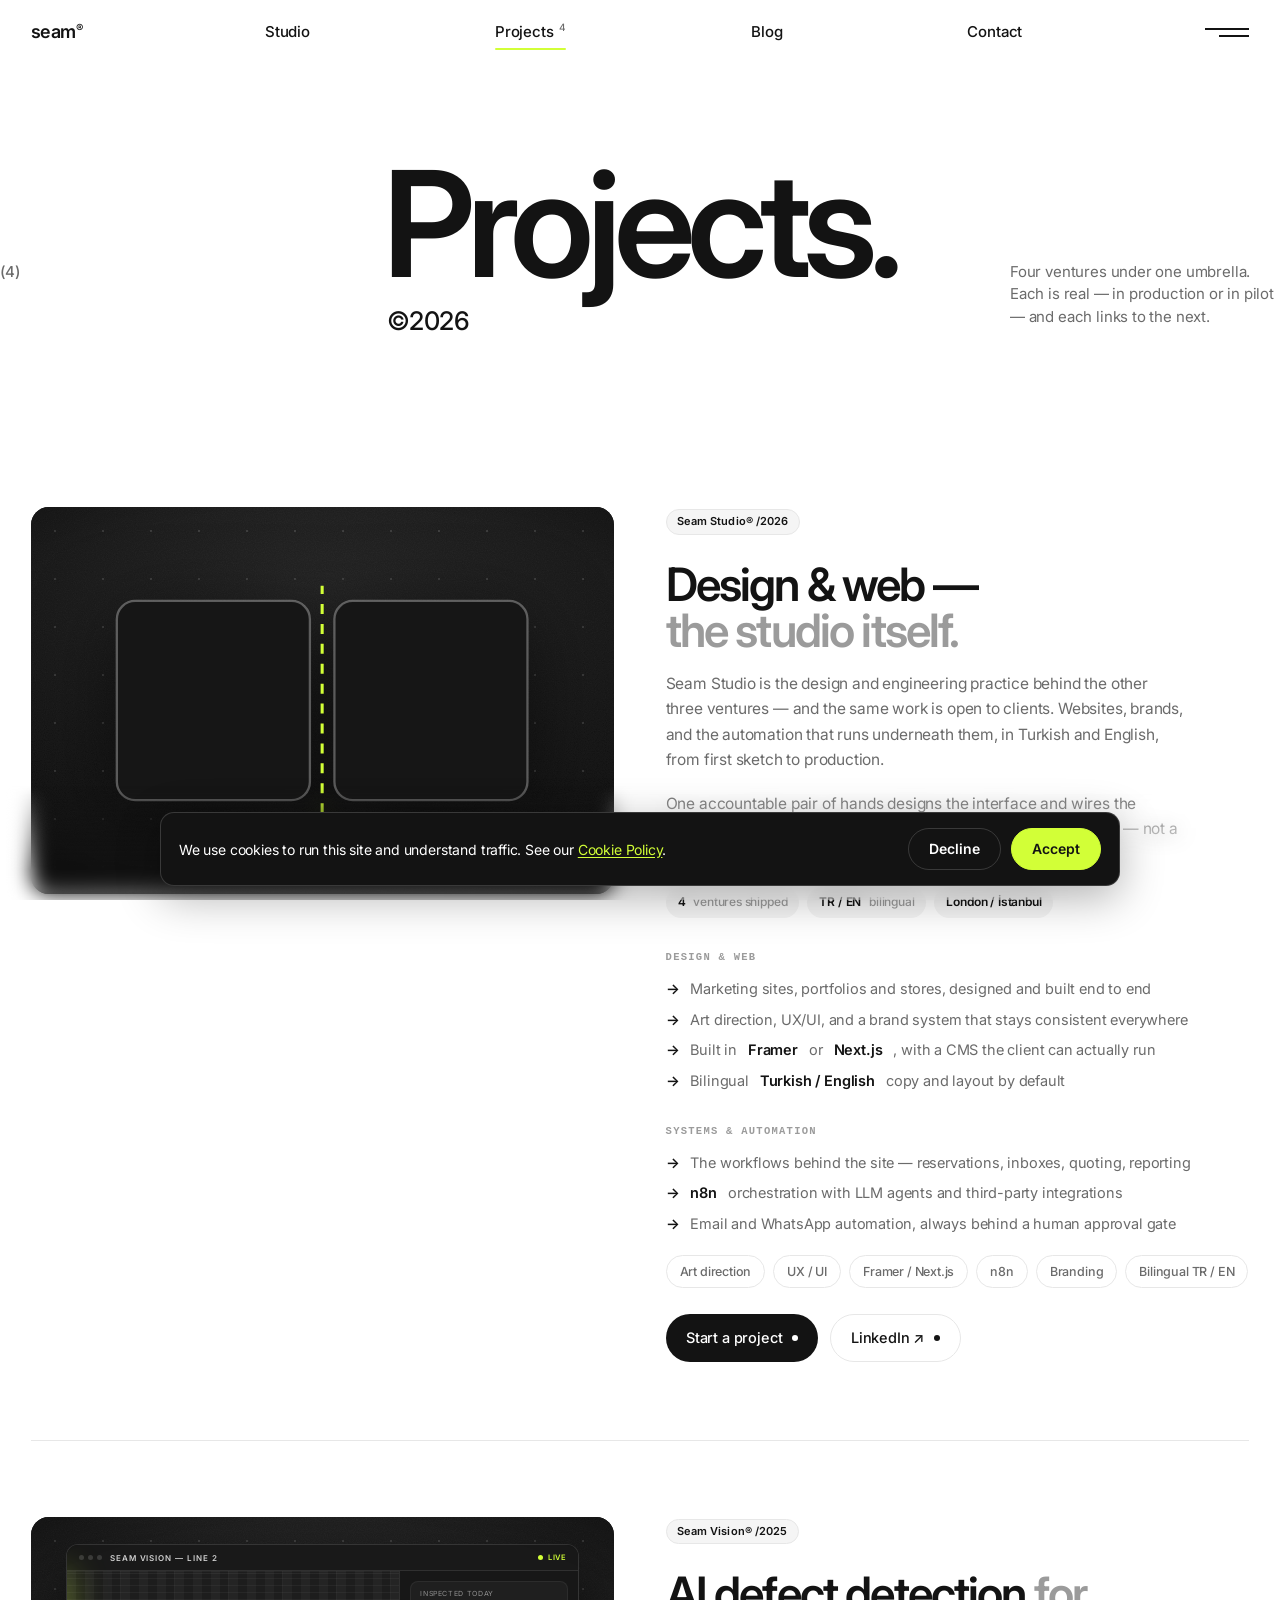
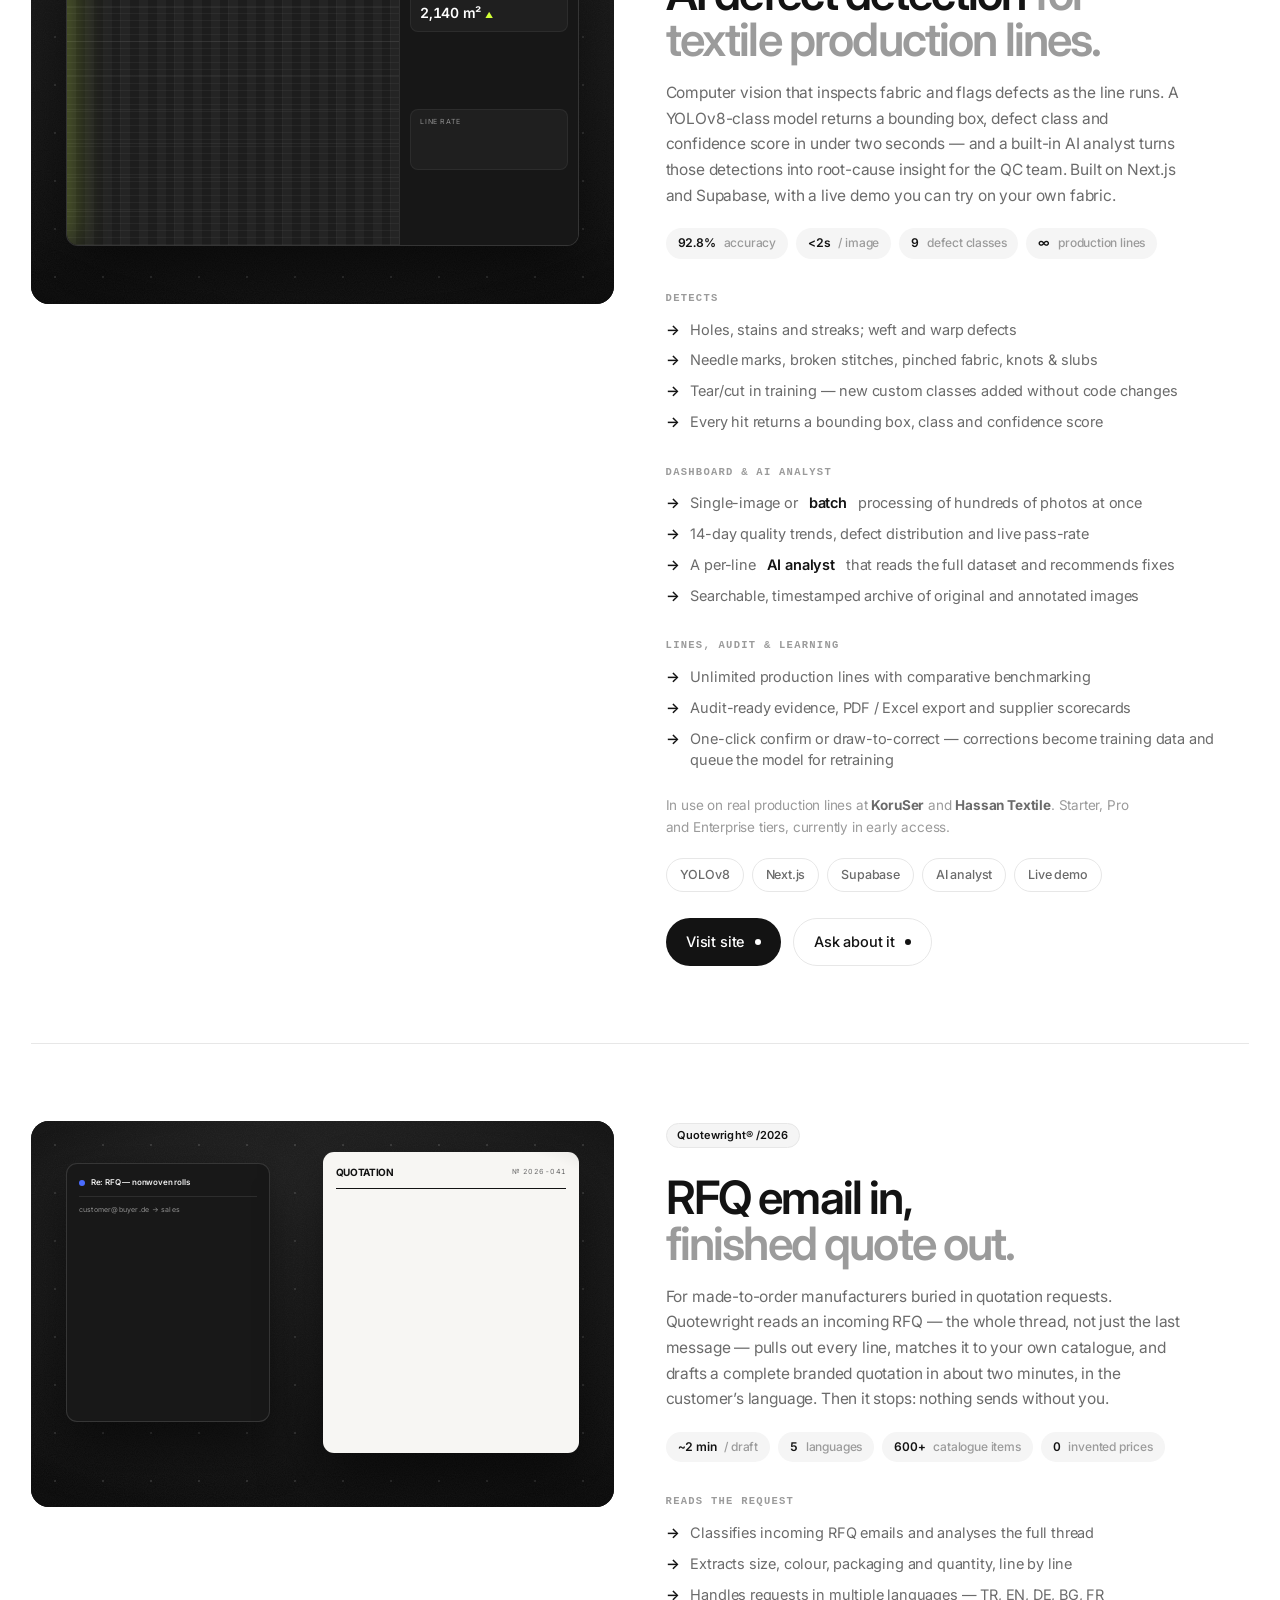
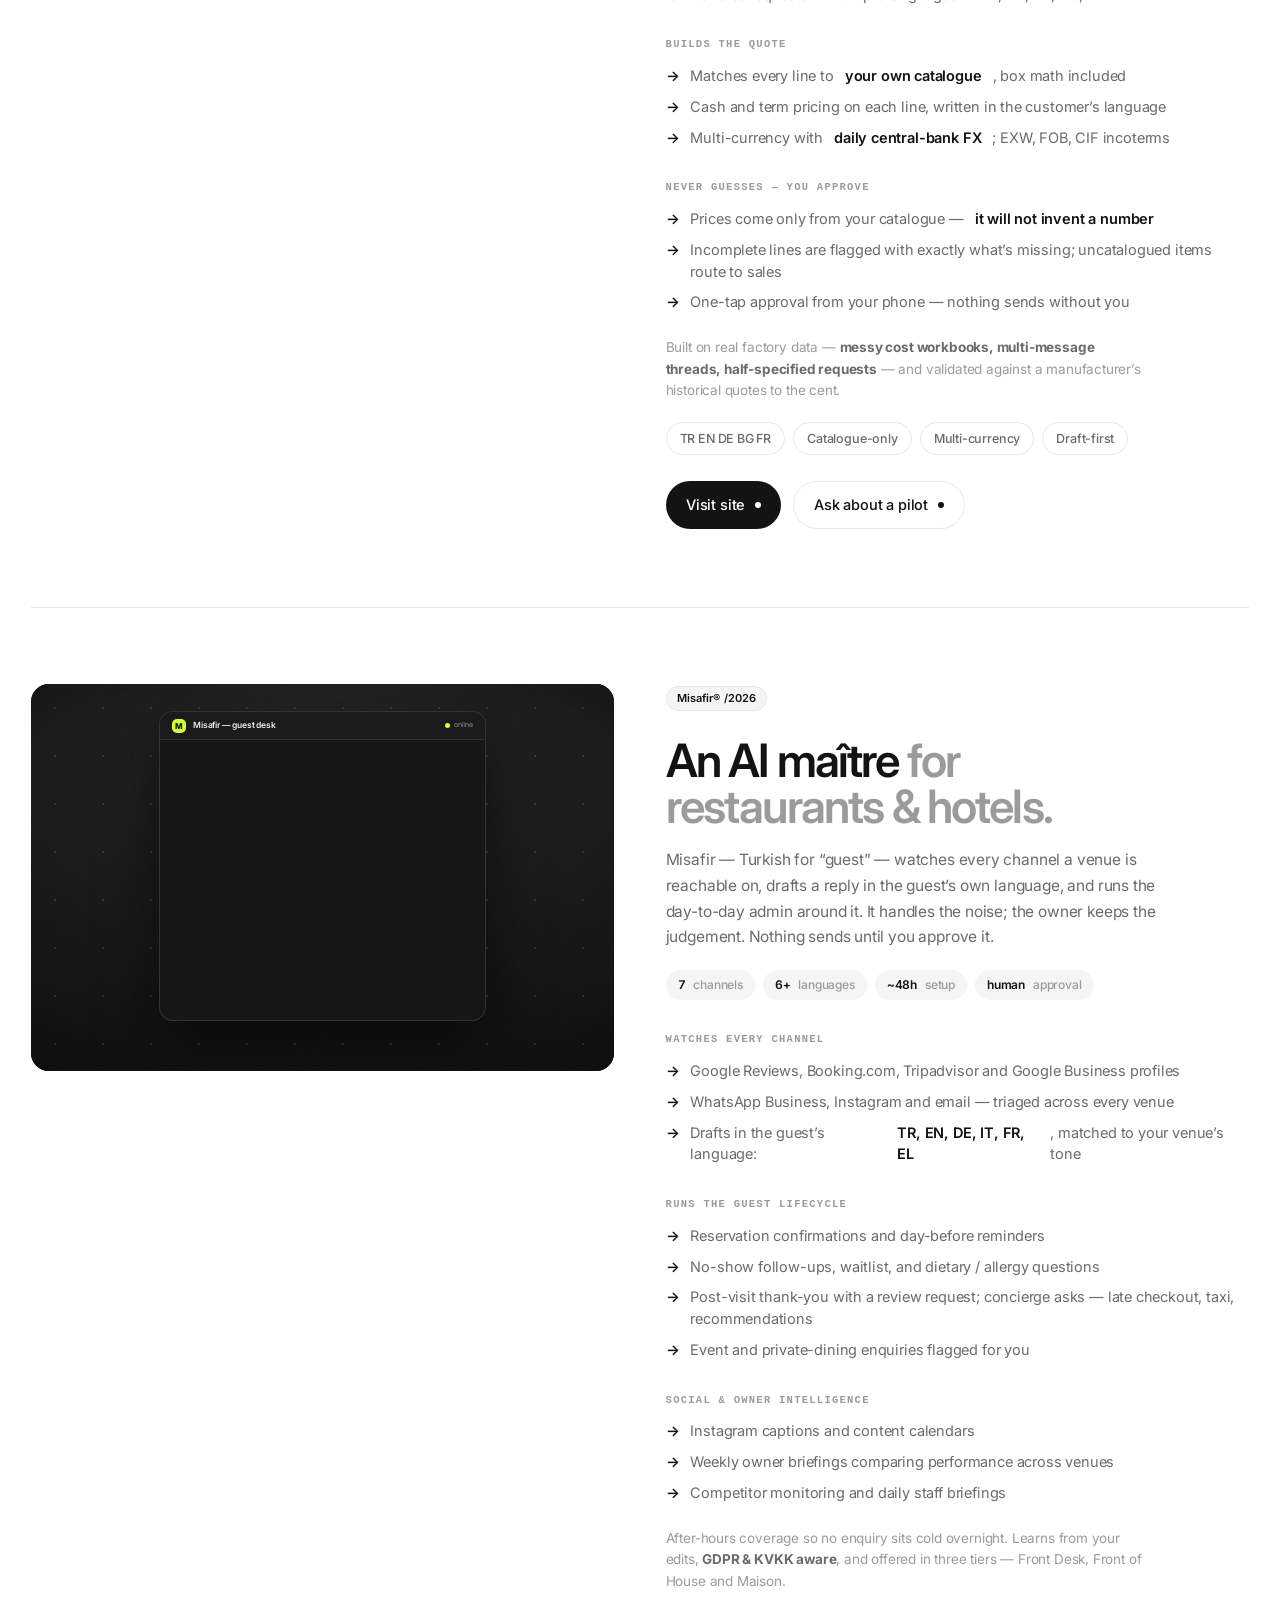
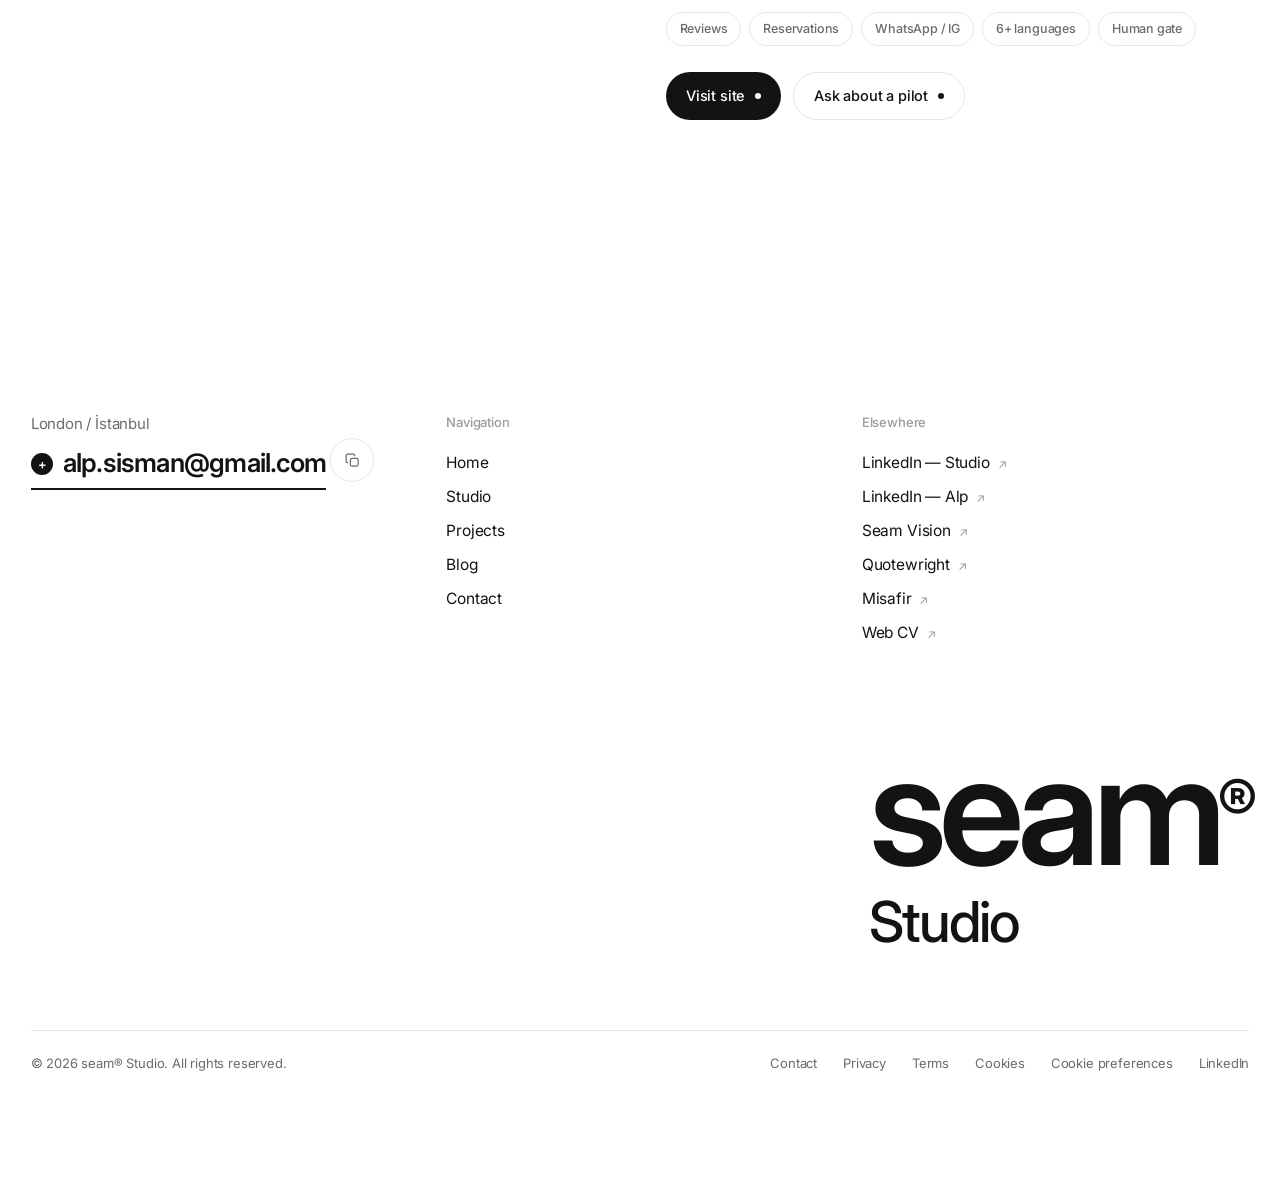
<file: projects.html>
<!doctype html>
<html lang="en">
<head>
<meta charset="utf-8">
<meta name="viewport" content="width=device-width, initial-scale=1">
<title>Projects — seam®</title>
<meta name="description" content="The four Seam ventures — Seam Studio, Seam Vision, Quotewright, Misafir.">
<link rel="preconnect" href="https://fonts.googleapis.com">
<link rel="preconnect" href="https://fonts.gstatic.com" crossorigin>
<link href="https://fonts.googleapis.com/css2?family=Inter:wght@400;500;600;700&display=swap" rel="stylesheet">
<link rel="stylesheet" href="styles.css">
<link rel="icon" href="data:image/svg+xml,<svg xmlns='http://www.w3.org/2000/svg' viewBox='0 0 100 100'><rect width='100' height='100' rx='18' fill='%23131313'/><path d='M20 50h60' stroke='%23D2FF37' stroke-width='7' stroke-dasharray='11 9'/></svg>">
<style>
  .projdetail{display:grid;grid-template-columns:1fr 1fr;gap:clamp(24px,4vw,56px);align-items:start;padding:clamp(40px,6vw,80px) 0;border-top:1px solid var(--hair)}
  .projdetail:first-of-type{border-top:0}
  @media(max-width:860px){ .projdetail{grid-template-columns:1fr} }
  .projdetail .img{position:relative;aspect-ratio:16/10.6;border-radius:var(--r-md);overflow:hidden;background:#111}
  .projdetail h2{font-size:clamp(28px,3.6vw,46px);letter-spacing:-.04em}
  .projdetail .facts{display:flex;flex-wrap:wrap;gap:8px;margin-top:20px}
  .projdetail .facts .tag{font-size:12.5px;color:var(--soft);border:1px solid var(--hair);border-radius:100px;padding:6px 13px;font-weight:500}
  .projdetail p.desc{color:var(--soft);font-size:15.5px;line-height:1.65;margin-top:18px;max-width:52ch}
  .projdetail .links{display:flex;gap:12px;margin-top:26px;flex-wrap:wrap}
  .projstats{display:flex;flex-wrap:wrap;gap:8px;margin-top:20px}
  .projstats .s{font-size:12px;font-weight:600;background:var(--row);border-radius:100px;padding:6px 12px;font-variant-numeric:tabular-nums}
  .projstats .s em{font-style:normal;color:var(--grey);font-weight:500;margin-left:5px}
  .featgroup{margin-top:24px}
  .featgroup .fl{font-size:10.5px;font-weight:700;letter-spacing:.12em;text-transform:uppercase;color:var(--grey);font-family:ui-monospace,Menlo,monospace}
  .featlist{list-style:none;margin:11px 0 0;padding:0;display:flex;flex-direction:column;gap:9px}
  .featlist li{display:flex;gap:11px;font-size:14.5px;color:var(--soft);line-height:1.5}
  .featlist li::before{content:"\2192";color:var(--ink);flex:0 0 auto;font-weight:600}
  .featlist li b{color:var(--ink);font-weight:600}
  .projnote{font-size:13.5px;color:var(--grey);margin-top:24px;line-height:1.6;max-width:54ch}
  .projnote b{color:var(--soft)}
</style>
</head>
<body>

<header class="nav">
  <div class="wrap navrow">
    <a class="logo" href="index.html">seam<span style="font-size:.62em;vertical-align:.5em">®</span></a>
    <nav class="navlinks" aria-label="Primary">
      <a href="studio.html">Studio</a>
      <a href="projects.html" aria-current="page">Projects <sup>4</sup></a>
      <a href="blog.html">Blog</a>
      <a href="contact.html">Contact</a>
    </nav>
    <button class="burger" id="burger" aria-label="Menu" aria-expanded="false"><span></span><span></span></button>
  </div>
</header>
<div class="mobilemenu" id="mobilemenu">
  <a href="studio.html">Studio</a><a href="projects.html">Projects</a><a href="blog.html">Blog</a><a href="contact.html">Contact</a>
</div>

<div id="page">
<main>

  <div class="wrap pagehero">
    <div class="titlerow" style="margin-bottom:0">
      <span class="aside-l rv">(4)</span>
      <div class="t rv"><h1 class="mega">Projects.</h1><span class="copy">©2026</span></div>
      <p class="aside-r rv">Four ventures under one umbrella. Each is real — in production or in pilot — and each links to the next.</p>
    </div>
  </div>

  <section style="padding-top:clamp(20px,3vw,40px)">
    <div class="wrap">

      <div class="projdetail" id="seam-studio">
        <div class="img rv">
          <div class="anim">
            <div class="as-stage">
              <svg class="as-svg" viewBox="0 0 320 190" fill="none" aria-hidden="true">
                <g class="as-panelL">
                  <rect x="26" y="30" width="126" height="130" rx="12" fill="#161616" stroke="rgba(255,255,255,.3)" stroke-width="1.5"/>
                  <rect class="as-wf" x="42" y="50" width="66" height="10" rx="5" fill="rgba(255,255,255,.5)"/>
                  <rect class="as-wf w2" x="42" y="70" width="94" height="5" rx="2.5" fill="rgba(255,255,255,.18)"/>
                  <rect class="as-wf w3" x="42" y="82" width="80" height="5" rx="2.5" fill="rgba(255,255,255,.18)"/>
                  <rect class="as-wf w4" x="42" y="94" width="88" height="5" rx="2.5" fill="rgba(255,255,255,.18)"/>
                  <rect class="as-wf w2" x="42" y="116" width="94" height="28" rx="6" fill="rgba(255,255,255,.08)"/>
                </g>
                <g class="as-panelR">
                  <rect x="168" y="30" width="126" height="130" rx="12" fill="#161616" stroke="rgba(255,255,255,.3)" stroke-width="1.5"/>
                  <rect class="as-wf" x="184" y="50" width="94" height="52" rx="8" fill="rgba(255,255,255,.1)"/>
                  <path class="as-wf w2" d="M196 90l14-16 12 10 16-20" stroke="rgba(255,255,255,.4)" stroke-width="2" fill="none" stroke-linecap="round"/>
                  <g class="as-cta">
                    <rect class="as-wf w3" x="184" y="114" width="58" height="26" rx="13" fill="#D2FF37"/>
                    <circle class="as-wf w3" cx="230" cy="127" r="2.5" fill="#111"/>
                  </g>
                </g>
                <line class="as-seamglow" x1="160" y1="20" x2="160" y2="170" stroke="rgba(210,255,55,.5)" stroke-width="6" stroke-linecap="round"/>
                <path class="as-seam" d="M160 20v150" stroke="#D2FF37" stroke-width="2"/>
                <g class="as-needle"><circle cx="160" cy="95" r="4" fill="#D2FF37"/><circle cx="160" cy="95" r="8" fill="none" stroke="rgba(210,255,55,.35)" stroke-width="1.5"/></g>
                <path class="as-cursor" d="M206 130l7 17 3-7 7-3-17-7Z" fill="#fff" stroke="#111" stroke-width="1" transform="translate(6,-4)"/>
              </svg>
            </div>
          </div>
        </div>
        <div>
          <span class="vchip rv">Seam Studio® /2026</span>
          <h2 class="rv" style="margin-top:14px">Design &amp; web — <span class="g">the studio itself.</span></h2>
          <p class="desc rv">Seam Studio is the design and engineering practice behind the other three ventures — and the same work is open to clients. Websites, brands, and the automation that runs underneath them, in Turkish and English, from first sketch to production.</p>
          <p class="desc rv">One accountable pair of hands designs the interface and wires the system behind it, so the site and its machinery ship as one piece — not a front end handed off to someone else to plug in.</p>
          <div class="projstats rv">
            <span class="s">4 <em>ventures shipped</em></span><span class="s">TR / EN <em>bilingual</em></span><span class="s">London / İstanbul</span>
          </div>
          <div class="featgroup rv"><span class="fl">Design &amp; web</span>
            <ul class="featlist">
              <li>Marketing sites, portfolios and stores, designed and built end to end</li>
              <li>Art direction, UX/UI, and a brand system that stays consistent everywhere</li>
              <li>Built in <b>Framer</b> or <b>Next.js</b>, with a CMS the client can actually run</li>
              <li>Bilingual <b>Turkish / English</b> copy and layout by default</li>
            </ul>
          </div>
          <div class="featgroup rv"><span class="fl">Systems &amp; automation</span>
            <ul class="featlist">
              <li>The workflows behind the site — reservations, inboxes, quoting, reporting</li>
              <li><b>n8n</b> orchestration with LLM agents and third-party integrations</li>
              <li>Email and WhatsApp automation, always behind a human approval gate</li>
            </ul>
          </div>
          <div class="facts rv">
            <span class="tag">Art direction</span><span class="tag">UX / UI</span><span class="tag">Framer / Next.js</span><span class="tag">n8n</span><span class="tag">Branding</span><span class="tag">Bilingual TR / EN</span>
          </div>
          <div class="links rv"><a class="pill" href="contact.html">Start a project</a><a class="pill ghost" href="https://www.linkedin.com/company/koruseruk/" target="_blank" rel="noopener">LinkedIn ↗</a></div>
        </div>
      </div>

      <div class="projdetail" id="seam-vision">
        <div class="img rv">
          <div class="anim">
            <div class="av-frame">
              <div class="av-head">
                <span class="dots"><i></i><i></i><i></i></span>
                <span class="t">Seam Vision — Line 2</span>
                <span class="live"><i></i>LIVE</span>
              </div>
              <div class="av-fabric"></div>
              <div class="av-scan"></div>
              <div class="av-box av-b1"><span class="frame"></span><b>SLUB</b><span class="conf">98.4%</span></div>
              <div class="av-box av-b2"><span class="frame"></span><b>STAIN</b><span class="conf">96.1%</span></div>
              <div class="av-side">
                <div class="av-tile"><div class="k">Inspected today</div><div class="v">2,140 m²<em>▲</em></div></div>
                <div class="av-flag"><i></i>Slub — row 214, cam 3</div>
                <div class="av-flag f2"><i></i>Stain — row 231, cam 1</div>
                <div class="av-tile"><div class="k">Line rate</div><div class="av-bars"><i></i><i></i><i></i><i></i><i></i><i></i></div></div>
              </div>
            </div>
          </div>
        </div>
        <div>
          <span class="vchip rv">Seam Vision® /2025</span>
          <h2 class="rv" style="margin-top:14px">AI defect detection <span class="g">for textile production lines.</span></h2>
          <p class="desc rv">Computer vision that inspects fabric and flags defects as the line runs. A YOLOv8-class model returns a bounding box, defect class and confidence score in under two seconds — and a built-in AI analyst turns those detections into root-cause insight for the QC team. Built on Next.js and Supabase, with a live demo you can try on your own fabric.</p>
          <div class="projstats rv">
            <span class="s">92.8% <em>accuracy</em></span><span class="s">&lt;2s <em>/ image</em></span><span class="s">9 <em>defect classes</em></span><span class="s">∞ <em>production lines</em></span>
          </div>
          <div class="featgroup rv"><span class="fl">Detects</span>
            <ul class="featlist">
              <li>Holes, stains and streaks; weft and warp defects</li>
              <li>Needle marks, broken stitches, pinched fabric, knots &amp; slubs</li>
              <li>Tear/cut in training — new custom classes added without code changes</li>
              <li>Every hit returns a bounding box, class and confidence score</li>
            </ul>
          </div>
          <div class="featgroup rv"><span class="fl">Dashboard &amp; AI analyst</span>
            <ul class="featlist">
              <li>Single-image or <b>batch</b> processing of hundreds of photos at once</li>
              <li>14-day quality trends, defect distribution and live pass-rate</li>
              <li>A per-line <b>AI analyst</b> that reads the full dataset and recommends fixes</li>
              <li>Searchable, timestamped archive of original and annotated images</li>
            </ul>
          </div>
          <div class="featgroup rv"><span class="fl">Lines, audit &amp; learning</span>
            <ul class="featlist">
              <li>Unlimited production lines with comparative benchmarking</li>
              <li>Audit-ready evidence, PDF / Excel export and supplier scorecards</li>
              <li>One-click confirm or draw-to-correct — corrections become training data and queue the model for retraining</li>
            </ul>
          </div>
          <p class="projnote rv">In use on real production lines at <b>KoruSer</b> and <b>Hassan Textile</b>. Starter, Pro and Enterprise tiers, currently in early access.</p>
          <div class="facts rv">
            <span class="tag">YOLOv8</span><span class="tag">Next.js</span><span class="tag">Supabase</span><span class="tag">AI analyst</span><span class="tag">Live demo</span>
          </div>
          <div class="links rv"><a class="pill" href="https://seam.seamuk.com" target="_blank" rel="noopener">Visit site</a><a class="pill ghost" href="contact.html">Ask about it</a></div>
        </div>
      </div>

      <div class="projdetail" id="quotewright">
        <div class="img rv">
          <div class="anim">
            <div class="aq-mail">
              <div class="subj"><i></i>Re: RFQ — nonwoven rolls</div>
              <div class="from">customer@buyer.de → sales</div>
              <div class="line"></div><div class="line"></div><div class="line"></div><div class="line"></div>
              <span class="aq-att"><b>⌗</b> RFQ_lines.xlsx</span>
            </div>
            <div class="aq-flow"><span class="track"></span><span class="dot"></span></div>
            <div class="aq-quote">
              <div class="lh"><span class="wm">QUOTATION</span><span class="no">№ 2026-041</span></div>
              <div class="aq-langs"><i class="on">DE</i><i>EN</i><i>TR</i></div>
              <div class="aq-row"><span class="l"><span class="p">Nonwoven roll · 220 gsm</span><span class="s">OK0220SD1659H915</span></span><b>€0.72/m²</b></div>
              <div class="aq-row"><span class="l"><span class="p">Microfibre cloth · 32×38</span><span class="s">3 pcs / pack · 48 / box</span></span><b>$1.37/pk</b></div>
              <div class="aq-row"><span class="l"><span class="p">Uncatalogued item</span><span class="s">no price invented</span></span><b class="pend">→ sales team</b></div>
              <div class="aq-total"><span>Grand total</span><span class="sum"><i></i>€72,000.00</span></div>
            </div>
            <div class="aq-stamp">Draft — human approves</div>
          </div>
        </div>
        <div>
          <span class="vchip rv">Quotewright® /2026</span>
          <h2 class="rv" style="margin-top:14px">RFQ email in, <span class="g">finished quote out.</span></h2>
          <p class="desc rv">For made-to-order manufacturers buried in quotation requests. Quotewright reads an incoming RFQ — the whole thread, not just the last message — pulls out every line, matches it to your own catalogue, and drafts a complete branded quotation in about two minutes, in the customer’s language. Then it stops: nothing sends without you.</p>
          <div class="projstats rv">
            <span class="s">~2 min <em>/ draft</em></span><span class="s">5 <em>languages</em></span><span class="s">600+ <em>catalogue items</em></span><span class="s">0 <em>invented prices</em></span>
          </div>
          <div class="featgroup rv"><span class="fl">Reads the request</span>
            <ul class="featlist">
              <li>Classifies incoming RFQ emails and analyses the full thread</li>
              <li>Extracts size, colour, packaging and quantity, line by line</li>
              <li>Handles requests in multiple languages — TR, EN, DE, BG, FR</li>
            </ul>
          </div>
          <div class="featgroup rv"><span class="fl">Builds the quote</span>
            <ul class="featlist">
              <li>Matches every line to <b>your own catalogue</b>, box math included</li>
              <li>Cash and term pricing on each line, written in the customer’s language</li>
              <li>Multi-currency with <b>daily central-bank FX</b>; EXW, FOB, CIF incoterms</li>
            </ul>
          </div>
          <div class="featgroup rv"><span class="fl">Never guesses — you approve</span>
            <ul class="featlist">
              <li>Prices come only from your catalogue — <b>it will not invent a number</b></li>
              <li>Incomplete lines are flagged with exactly what’s missing; uncatalogued items route to sales</li>
              <li>One-tap approval from your phone — nothing sends without you</li>
            </ul>
          </div>
          <p class="projnote rv">Built on real factory data — <b>messy cost workbooks, multi-message threads, half-specified requests</b> — and validated against a manufacturer’s historical quotes to the cent.</p>
          <div class="facts rv">
            <span class="tag">TR EN DE BG FR</span><span class="tag">Catalogue-only</span><span class="tag">Multi-currency</span><span class="tag">Draft-first</span>
          </div>
          <div class="links rv"><a class="pill" href="https://quotewright.seamuk.com" target="_blank" rel="noopener">Visit site</a><a class="pill ghost" href="contact.html">Ask about a pilot</a></div>
        </div>
      </div>

      <div class="projdetail" id="misafir">
        <div class="img rv">
          <div class="anim">
            <div class="am-toast"><div class="tt"><i></i>Reservation confirmed</div><div class="ts">Sat 21:00 · table for 4 · seaside</div></div>
            <div class="am-frame">
              <div class="am-head"><span class="logo">M</span><span class="t">Misafir — guest desk</span><span class="on"><i></i>online</span></div>
              <div class="am-chat">
                <div class="am-b am-guest">
                  <div class="who">Guest review · Google</div>
                  Lovely evening by the water — though service was slow to start.
                  <div class="am-stars"><i>★</i><i>★</i><i>★</i><i>★</i>★</div>
                </div>
                <div class="am-typing"><i></i><i></i><i></i></div>
                <div class="am-b am-draft">
                  <span class="lang">EN</span>
                  <div class="who">Misafir — drafted reply</div>
                  Thank you for the kind words — and you’re right about the wait. We’ve shared it with the team for Saturday service…
                </div>
                <div class="am-approve"><span class="hold">held for approval</span><span class="tick">✓ Approve &amp; send</span></div>
              </div>
            </div>
          </div>
        </div>
        <div>
          <span class="vchip rv">Misafir® /2026</span>
          <h2 class="rv" style="margin-top:14px">An AI maître <span class="g">for restaurants &amp; hotels.</span></h2>
          <p class="desc rv">Misafir — Turkish for “guest” — watches every channel a venue is reachable on, drafts a reply in the guest’s own language, and runs the day-to-day admin around it. It handles the noise; the owner keeps the judgement. Nothing sends until you approve it.</p>
          <div class="projstats rv">
            <span class="s">7 <em>channels</em></span><span class="s">6+ <em>languages</em></span><span class="s">~48h <em>setup</em></span><span class="s">human <em>approval</em></span>
          </div>
          <div class="featgroup rv"><span class="fl">Watches every channel</span>
            <ul class="featlist">
              <li>Google Reviews, Booking.com, Tripadvisor and Google Business profiles</li>
              <li>WhatsApp Business, Instagram and email — triaged across every venue</li>
              <li>Drafts in the guest’s language: <b>TR, EN, DE, IT, FR, EL</b>, matched to your venue’s tone</li>
            </ul>
          </div>
          <div class="featgroup rv"><span class="fl">Runs the guest lifecycle</span>
            <ul class="featlist">
              <li>Reservation confirmations and day-before reminders</li>
              <li>No-show follow-ups, waitlist, and dietary / allergy questions</li>
              <li>Post-visit thank-you with a review request; concierge asks — late checkout, taxi, recommendations</li>
              <li>Event and private-dining enquiries flagged for you</li>
            </ul>
          </div>
          <div class="featgroup rv"><span class="fl">Social &amp; owner intelligence</span>
            <ul class="featlist">
              <li>Instagram captions and content calendars</li>
              <li>Weekly owner briefings comparing performance across venues</li>
              <li>Competitor monitoring and daily staff briefings</li>
            </ul>
          </div>
          <p class="projnote rv">After-hours coverage so no enquiry sits cold overnight. Learns from your edits, <b>GDPR &amp; KVKK aware</b>, and offered in three tiers — Front Desk, Front of House and Maison.</p>
          <div class="facts rv">
            <span class="tag">Reviews</span><span class="tag">Reservations</span><span class="tag">WhatsApp / IG</span><span class="tag">6+ languages</span><span class="tag">Human gate</span>
          </div>
          <div class="links rv"><a class="pill" href="https://misafir.seamuk.com" target="_blank" rel="noopener">Visit site</a><a class="pill ghost" href="contact.html">Ask about a pilot</a></div>
        </div>
      </div>

    </div>
  </section>

</main>

<footer>
  <div class="wrap">
    <div class="contactrow" style="margin-top:0">
      <div>
        <div class="phone">London / İstanbul</div>
        <a class="bigmail" href="mailto:alp.sisman@gmail.com"><span class="ic">+</span>alp.sisman@gmail.com</a>
      </div>
      <div class="footcol">
        <h4>Navigation</h4>
        <a href="index.html">Home</a><a href="studio.html">Studio</a><a href="projects.html">Projects</a><a href="blog.html">Blog</a><a href="contact.html">Contact</a>
      </div>
      <div class="footcol">
        <h4>Elsewhere</h4>
        <a href="https://www.linkedin.com/company/koruseruk/" target="_blank" rel="noopener">LinkedIn — Studio <span>↗</span></a>
        <a href="https://www.linkedin.com/in/alp-sisman-68a604226/" target="_blank" rel="noopener">LinkedIn — Alp <span>↗</span></a>
        <a href="https://seam.seamuk.com" target="_blank" rel="noopener">Seam Vision <span>↗</span></a>
        <a href="https://quotewright.seamuk.com" target="_blank" rel="noopener">Quotewright <span>↗</span></a>
        <a href="https://misafir.seamuk.com" target="_blank" rel="noopener">Misafir <span>↗</span></a>
        <a href="https://www.homepages.ucl.ac.uk/~zceisis/index.html" target="_blank" rel="noopener">Web CV <span>↗</span></a>
      </div>
    </div>
    <div class="footmark rv">
      <div class="wm">seam<span class="r">®</span></div>
      <div class="sub">Studio</div>
    </div>
    <div class="footbar">
      <span>© <span id="yr">2026</span> seam® Studio. All rights reserved.</span>
      <span class="links"><a href="contact.html">Contact</a><a href="privacy.html">Privacy</a><a href="terms.html">Terms</a><a href="cookies.html">Cookies</a><a href="#" class="cookie-prefs">Cookie preferences</a><a href="https://www.linkedin.com/company/koruseruk/" target="_blank" rel="noopener">LinkedIn</a></span>
    </div>
  </div>
</footer>
</div>

<div class="bottomblur" aria-hidden="true"></div>
<script src="app.js"></script>
</body>
</html>
</file>
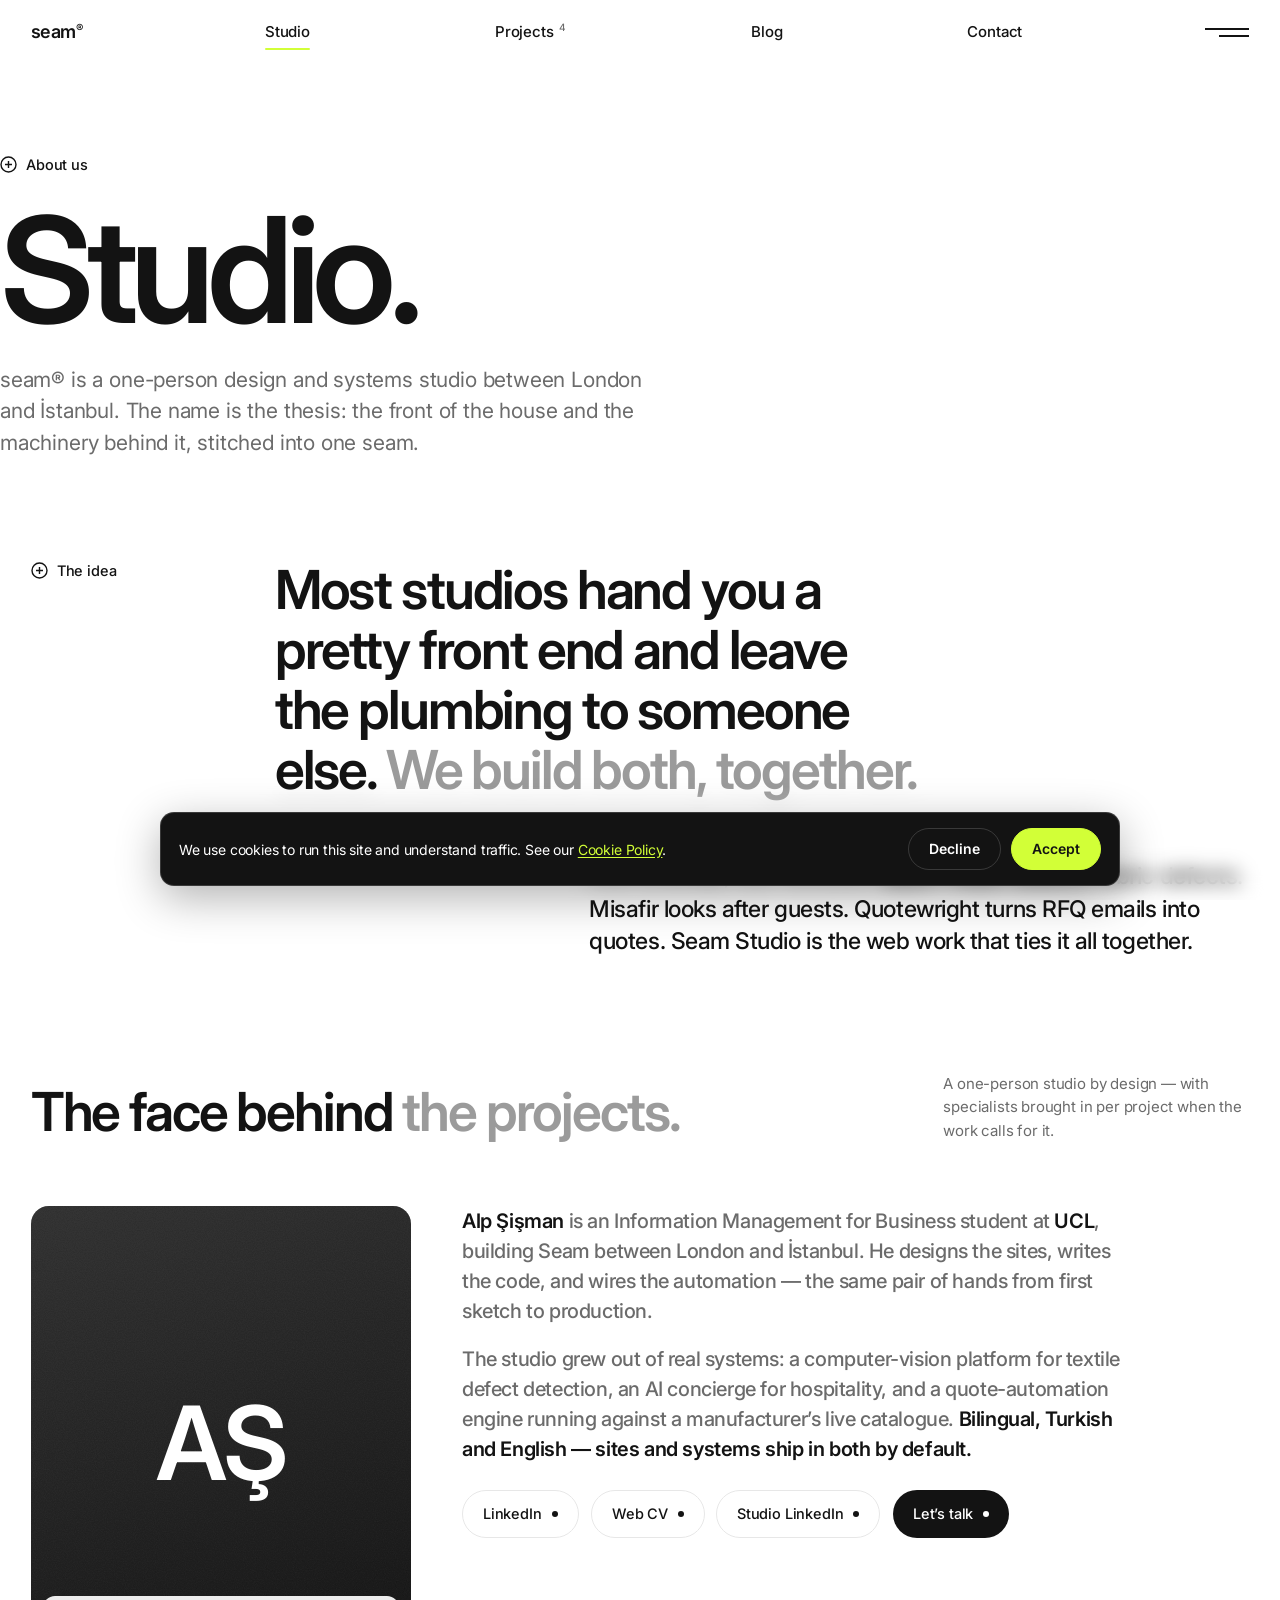
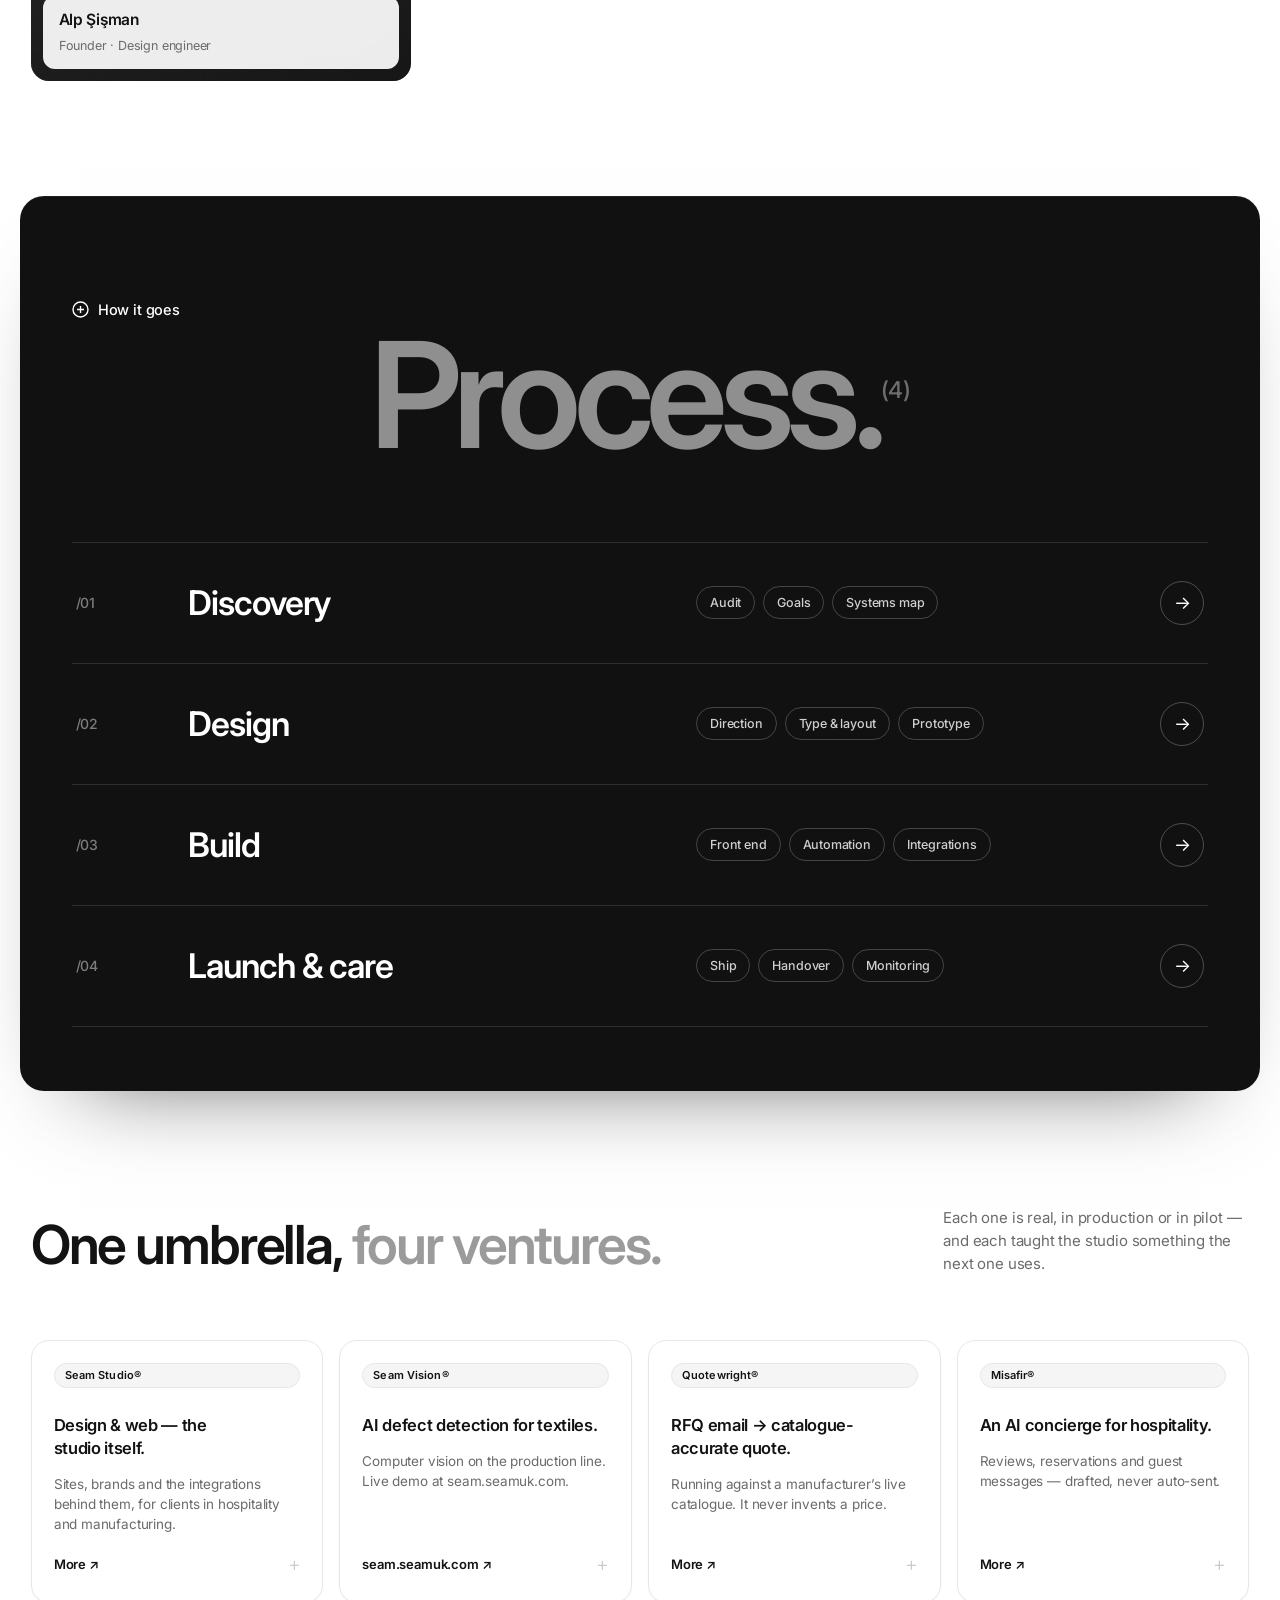
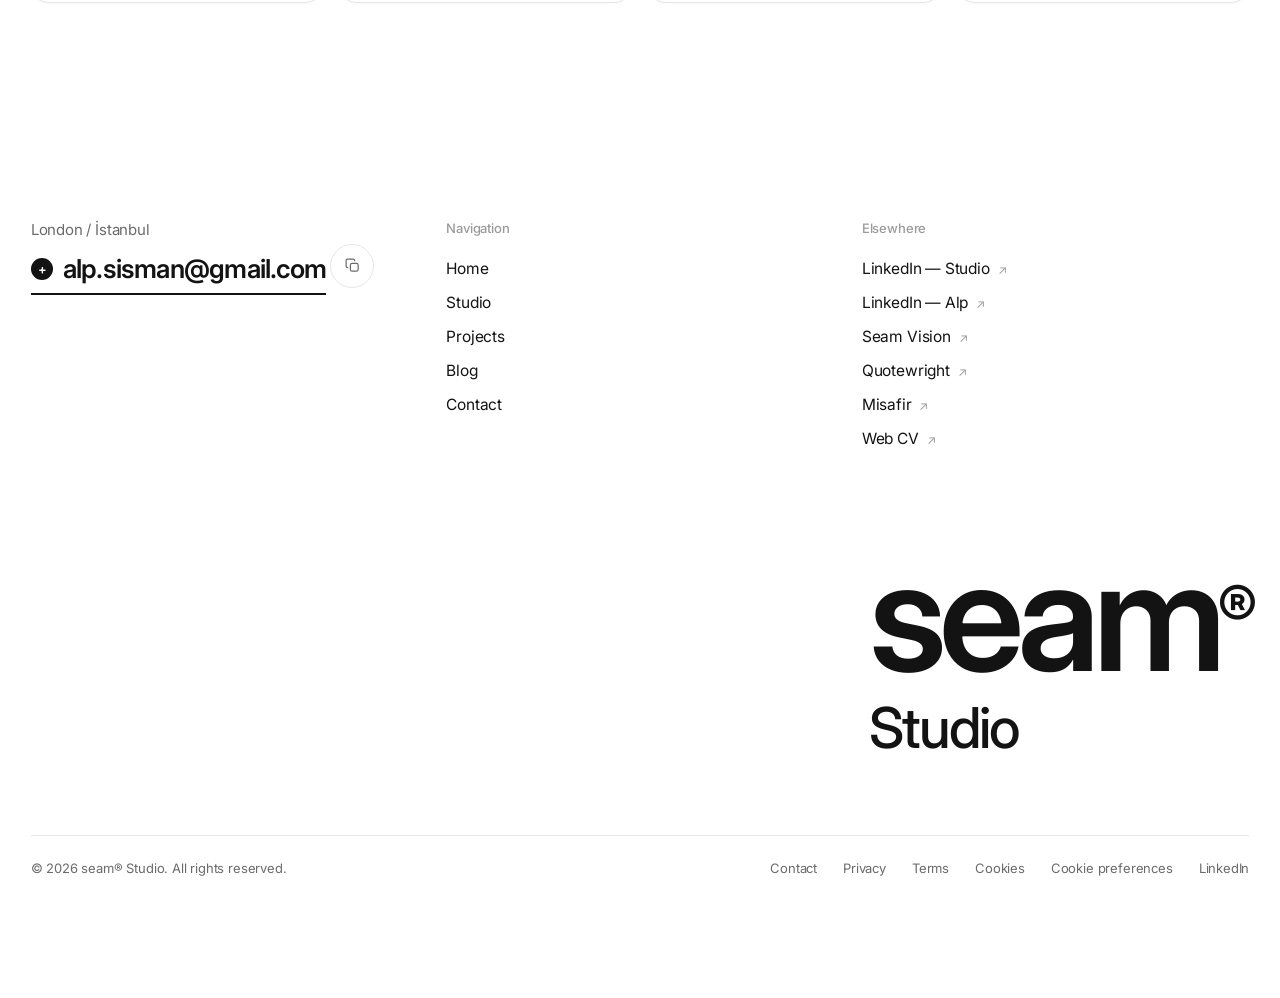
<file: studio.html>
<!doctype html>
<html lang="en">
<head>
<meta charset="utf-8">
<meta name="viewport" content="width=device-width, initial-scale=1">
<title>Studio — seam®</title>
<meta name="description" content="About seam® Studio — a one-person design & systems studio between London and İstanbul.">
<link rel="preconnect" href="https://fonts.googleapis.com">
<link rel="preconnect" href="https://fonts.gstatic.com" crossorigin>
<link href="https://fonts.googleapis.com/css2?family=Inter:wght@400;500;600;700&display=swap" rel="stylesheet">
<link rel="stylesheet" href="styles.css">
<link rel="icon" href="data:image/svg+xml,<svg xmlns='http://www.w3.org/2000/svg' viewBox='0 0 100 100'><rect width='100' height='100' rx='18' fill='%23131313'/><path d='M20 50h60' stroke='%23D2FF37' stroke-width='7' stroke-dasharray='11 9'/></svg>">
</head>
<body>

<header class="nav">
  <div class="wrap navrow">
    <a class="logo" href="index.html">seam<span style="font-size:.62em;vertical-align:.5em">®</span></a>
    <nav class="navlinks" aria-label="Primary">
      <a href="studio.html" aria-current="page">Studio</a>
      <a href="projects.html">Projects <sup>4</sup></a>
      <a href="blog.html">Blog</a>
      <a href="contact.html">Contact</a>
    </nav>
    <button class="burger" id="burger" aria-label="Menu" aria-expanded="false"><span></span><span></span></button>
  </div>
</header>
<div class="mobilemenu" id="mobilemenu">
  <a href="studio.html">Studio</a><a href="projects.html">Projects</a><a href="blog.html">Blog</a><a href="contact.html">Contact</a>
</div>

<div id="page">
<main>

  <div class="wrap pagehero">
    <span class="label rv"><svg viewBox="0 0 17 17" fill="none"><circle cx="8.5" cy="8.5" r="7.5" stroke="currentColor" stroke-width="1.4"/><path d="M8.5 5v7M5 8.5h7" stroke="currentColor" stroke-width="1.4"/></svg>About us</span>
    <h1 class="mega rv" style="margin-top:20px">Studio.</h1>
    <p class="lead rv">seam® is a one-person design and systems studio between London and İstanbul. The name is the thesis: the front of the house and the machinery behind it, stitched into one seam.</p>
  </div>

  <section style="padding-top:clamp(30px,4vw,50px)">
    <div class="wrap">
      <div class="statement">
        <span class="label rv"><svg viewBox="0 0 17 17" fill="none"><circle cx="8.5" cy="8.5" r="7.5" stroke="currentColor" stroke-width="1.4"/><path d="M8.5 5v7M5 8.5h7" stroke="currentColor" stroke-width="1.4"/></svg>The idea</span>
        <h2 class="big rv">Most studios hand you a pretty front end and leave the plumbing to someone else. <span class="g">We build both, together.</span></h2>
      </div>
      <div class="substatement rv">
        <p><span class="g">One umbrella, four ventures.</span> Seam Vision detects fabric defects. Misafir looks after guests. Quotewright turns RFQ emails into quotes. Seam Studio is the web work that ties it all together.</p>
      </div>
    </div>
  </section>

  <section id="face" style="padding-top:0">
    <div class="wrap">
      <div class="bloghead">
        <h2 class="big rv">The face behind <span class="g">the projects.</span></h2>
        <p class="sub rv">A one-person studio by design — with specialists brought in per project when the work calls for it.</p>
      </div>
      <div class="facegrid">
        <div class="tcard rv">
          <div class="mono fill">AŞ</div>
          <div class="meta"><b>Alp Şişman</b><span>Founder · Design engineer</span></div>
        </div>
        <div class="facebio rv">
          <p><b>Alp Şişman</b> is an Information Management for Business student at <b>UCL</b>, building Seam between London and İstanbul. He designs the sites, writes the code, and wires the automation — the same pair of hands from first sketch to production.</p>
          <p style="margin-top:18px">The studio grew out of real systems: a computer-vision platform for textile defect detection, an AI concierge for hospitality, and a quote-automation engine running against a manufacturer’s live catalogue. <b>Bilingual, Turkish and English — sites and systems ship in both by default.</b></p>
          <div class="links">
            <a class="pill ghost" href="https://www.linkedin.com/in/alp-sisman-68a604226/" target="_blank" rel="noopener">LinkedIn</a>
            <a class="pill ghost" href="https://www.homepages.ucl.ac.uk/~zceisis/index.html" target="_blank" rel="noopener">Web CV</a>
            <a class="pill ghost" href="https://www.linkedin.com/company/koruseruk/" target="_blank" rel="noopener">Studio LinkedIn</a>
            <a class="pill" href="contact.html">Let’s talk</a>
          </div>
        </div>
      </div>
    </div>
  </section>

  <div class="panel svcpanel">
    <div class="inner">
      <span class="label rv"><svg viewBox="0 0 17 17" fill="none"><circle cx="8.5" cy="8.5" r="7.5" stroke="currentColor" stroke-width="1.4"/><path d="M8.5 5v7M5 8.5h7" stroke="currentColor" stroke-width="1.4"/></svg>How it goes</span>
      <h2 class="mega rv">Process.<span class="sup">(4)</span></h2>
      <div class="svclist">
        <div class="svcrow rv">
          <span class="no">/01</span><h3>Discovery</h3>
          <div class="tags"><span class="tag">Audit</span><span class="tag">Goals</span><span class="tag">Systems map</span></div><span class="go">→</span>
        </div>
        <div class="svcrow rv">
          <span class="no">/02</span><h3>Design</h3>
          <div class="tags"><span class="tag">Direction</span><span class="tag">Type &amp; layout</span><span class="tag">Prototype</span></div><span class="go">→</span>
        </div>
        <div class="svcrow rv">
          <span class="no">/03</span><h3>Build</h3>
          <div class="tags"><span class="tag">Front end</span><span class="tag">Automation</span><span class="tag">Integrations</span></div><span class="go">→</span>
        </div>
        <div class="svcrow rv">
          <span class="no">/04</span><h3>Launch &amp; care</h3>
          <div class="tags"><span class="tag">Ship</span><span class="tag">Handover</span><span class="tag">Monitoring</span></div><span class="go">→</span>
        </div>
      </div>
    </div>
  </div>

  <section>
    <div class="wrap">
      <div class="bloghead">
        <h2 class="big rv">One umbrella, <span class="g">four ventures.</span></h2>
        <p class="sub rv">Each one is real, in production or in pilot — and each taught the studio something the next one uses.</p>
      </div>
      <div class="quotecards">
        <div class="qcard rv">
          <span class="vchip">Seam Studio®</span>
          <p class="quote">Design &amp; web — the studio itself.</p>
          <p class="sub">Sites, brands and the integrations behind them, for clients in hospitality and manufacturing.</p>
          <div class="foot"><a class="go2" href="projects.html#seam-studio">More ↗</a><span class="plus">+</span></div>
        </div>
        <div class="qcard rv">
          <span class="vchip">Seam Vision®</span>
          <p class="quote">AI defect detection for textiles.</p>
          <p class="sub">Computer vision on the production line. Live demo at seam.seamuk.com.</p>
          <div class="foot"><a class="go2" href="https://seam.seamuk.com" target="_blank" rel="noopener">seam.seamuk.com ↗</a><span class="plus">+</span></div>
        </div>
        <div class="qcard rv">
          <span class="vchip">Quotewright®</span>
          <p class="quote">RFQ email → catalogue-accurate quote.</p>
          <p class="sub">Running against a manufacturer’s live catalogue. It never invents a price.</p>
          <div class="foot"><a class="go2" href="projects.html#quotewright">More ↗</a><span class="plus">+</span></div>
        </div>
        <div class="qcard rv">
          <span class="vchip">Misafir®</span>
          <p class="quote">An AI concierge for hospitality.</p>
          <p class="sub">Reviews, reservations and guest messages — drafted, never auto-sent.</p>
          <div class="foot"><a class="go2" href="projects.html#misafir">More ↗</a><span class="plus">+</span></div>
        </div>
      </div>
    </div>
  </section>

</main>

<footer>
  <div class="wrap">
    <div class="contactrow" style="margin-top:0">
      <div>
        <div class="phone">London / İstanbul</div>
        <a class="bigmail" href="mailto:alp.sisman@gmail.com"><span class="ic">+</span>alp.sisman@gmail.com</a>
      </div>
      <div class="footcol">
        <h4>Navigation</h4>
        <a href="index.html">Home</a><a href="studio.html">Studio</a><a href="projects.html">Projects</a><a href="blog.html">Blog</a><a href="contact.html">Contact</a>
      </div>
      <div class="footcol">
        <h4>Elsewhere</h4>
        <a href="https://www.linkedin.com/company/koruseruk/" target="_blank" rel="noopener">LinkedIn — Studio <span>↗</span></a>
        <a href="https://www.linkedin.com/in/alp-sisman-68a604226/" target="_blank" rel="noopener">LinkedIn — Alp <span>↗</span></a>
        <a href="https://seam.seamuk.com" target="_blank" rel="noopener">Seam Vision <span>↗</span></a>
        <a href="https://quotewright.seamuk.com" target="_blank" rel="noopener">Quotewright <span>↗</span></a>
        <a href="https://misafir.seamuk.com" target="_blank" rel="noopener">Misafir <span>↗</span></a>
        <a href="https://www.homepages.ucl.ac.uk/~zceisis/index.html" target="_blank" rel="noopener">Web CV <span>↗</span></a>
      </div>
    </div>
    <div class="footmark rv">
      <div class="wm">seam<span class="r">®</span></div>
      <div class="sub">Studio</div>
    </div>
    <div class="footbar">
      <span>© <span id="yr">2026</span> seam® Studio. All rights reserved.</span>
      <span class="links"><a href="contact.html">Contact</a><a href="privacy.html">Privacy</a><a href="terms.html">Terms</a><a href="cookies.html">Cookies</a><a href="#" class="cookie-prefs">Cookie preferences</a><a href="https://www.linkedin.com/company/koruseruk/" target="_blank" rel="noopener">LinkedIn</a></span>
    </div>
  </div>
</footer>
</div>

<div class="bottomblur" aria-hidden="true"></div>
<script src="app.js"></script>
</body>
</html>
</file>
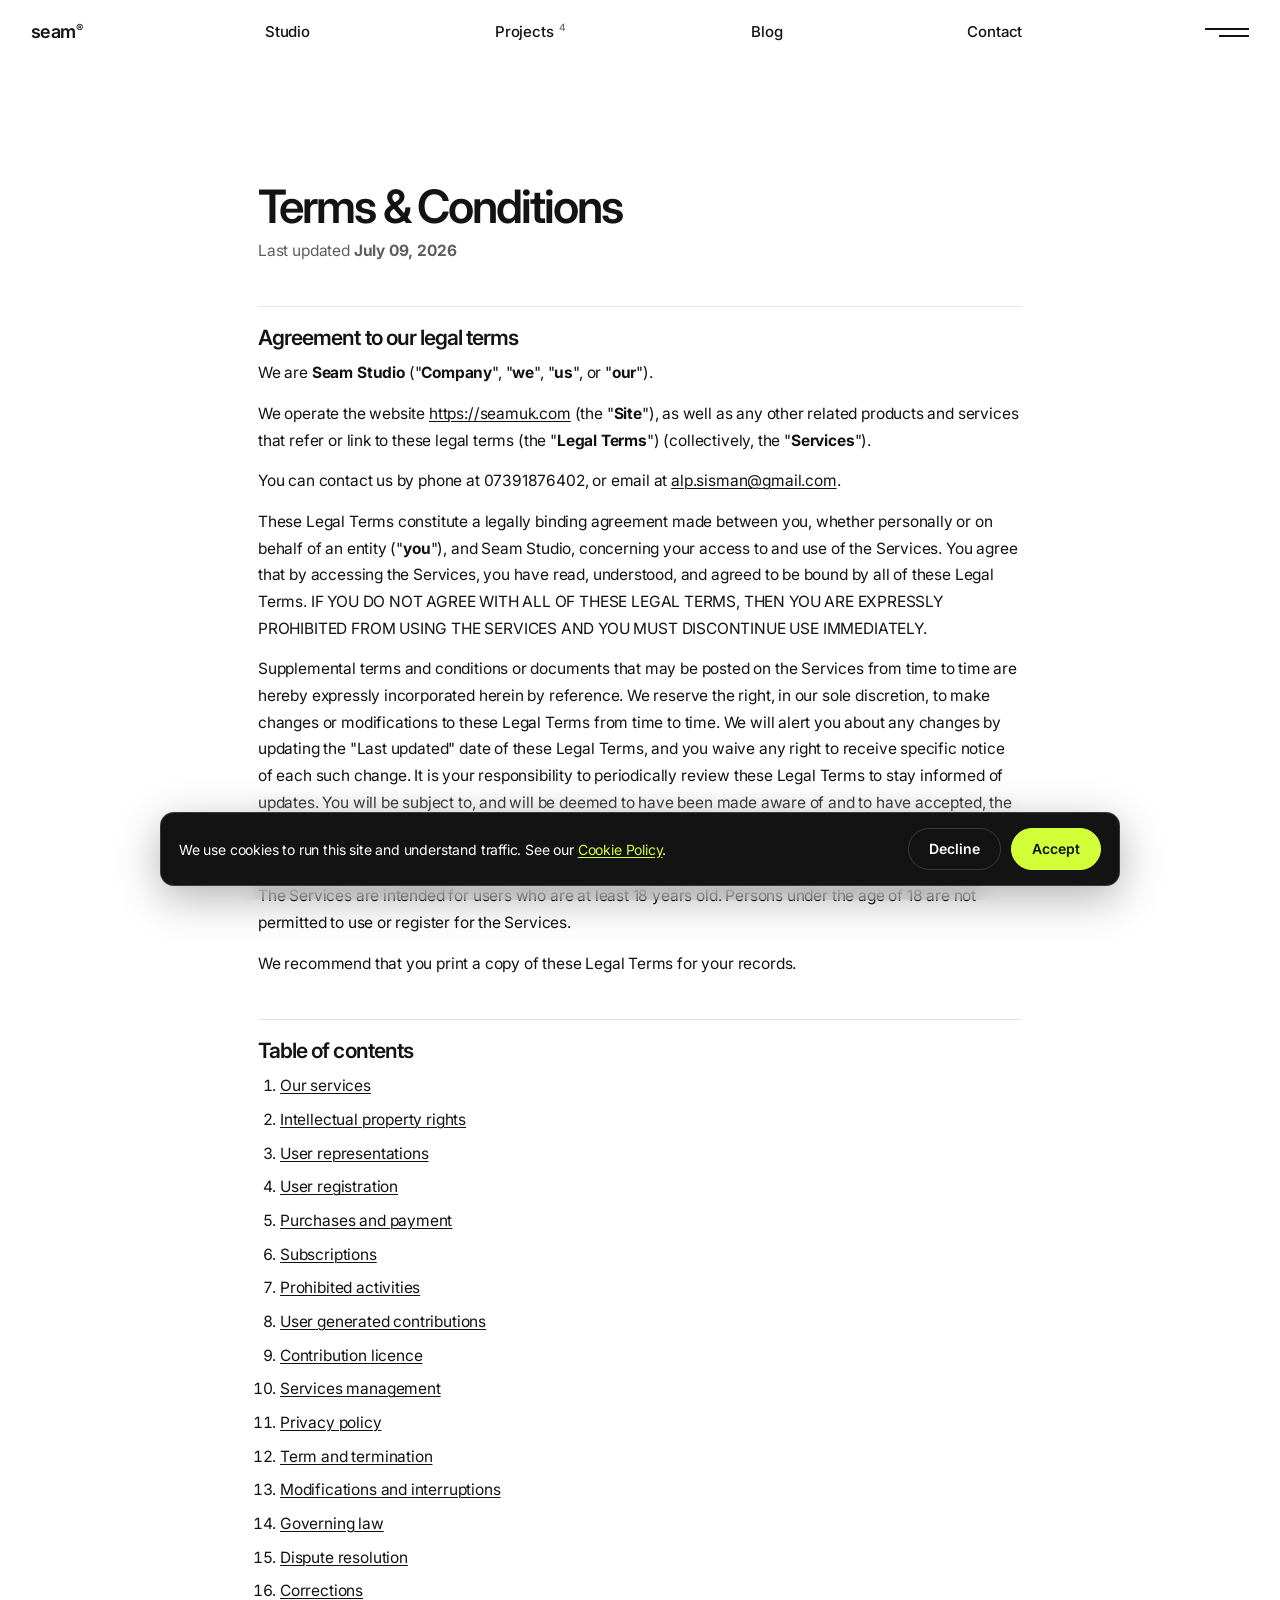
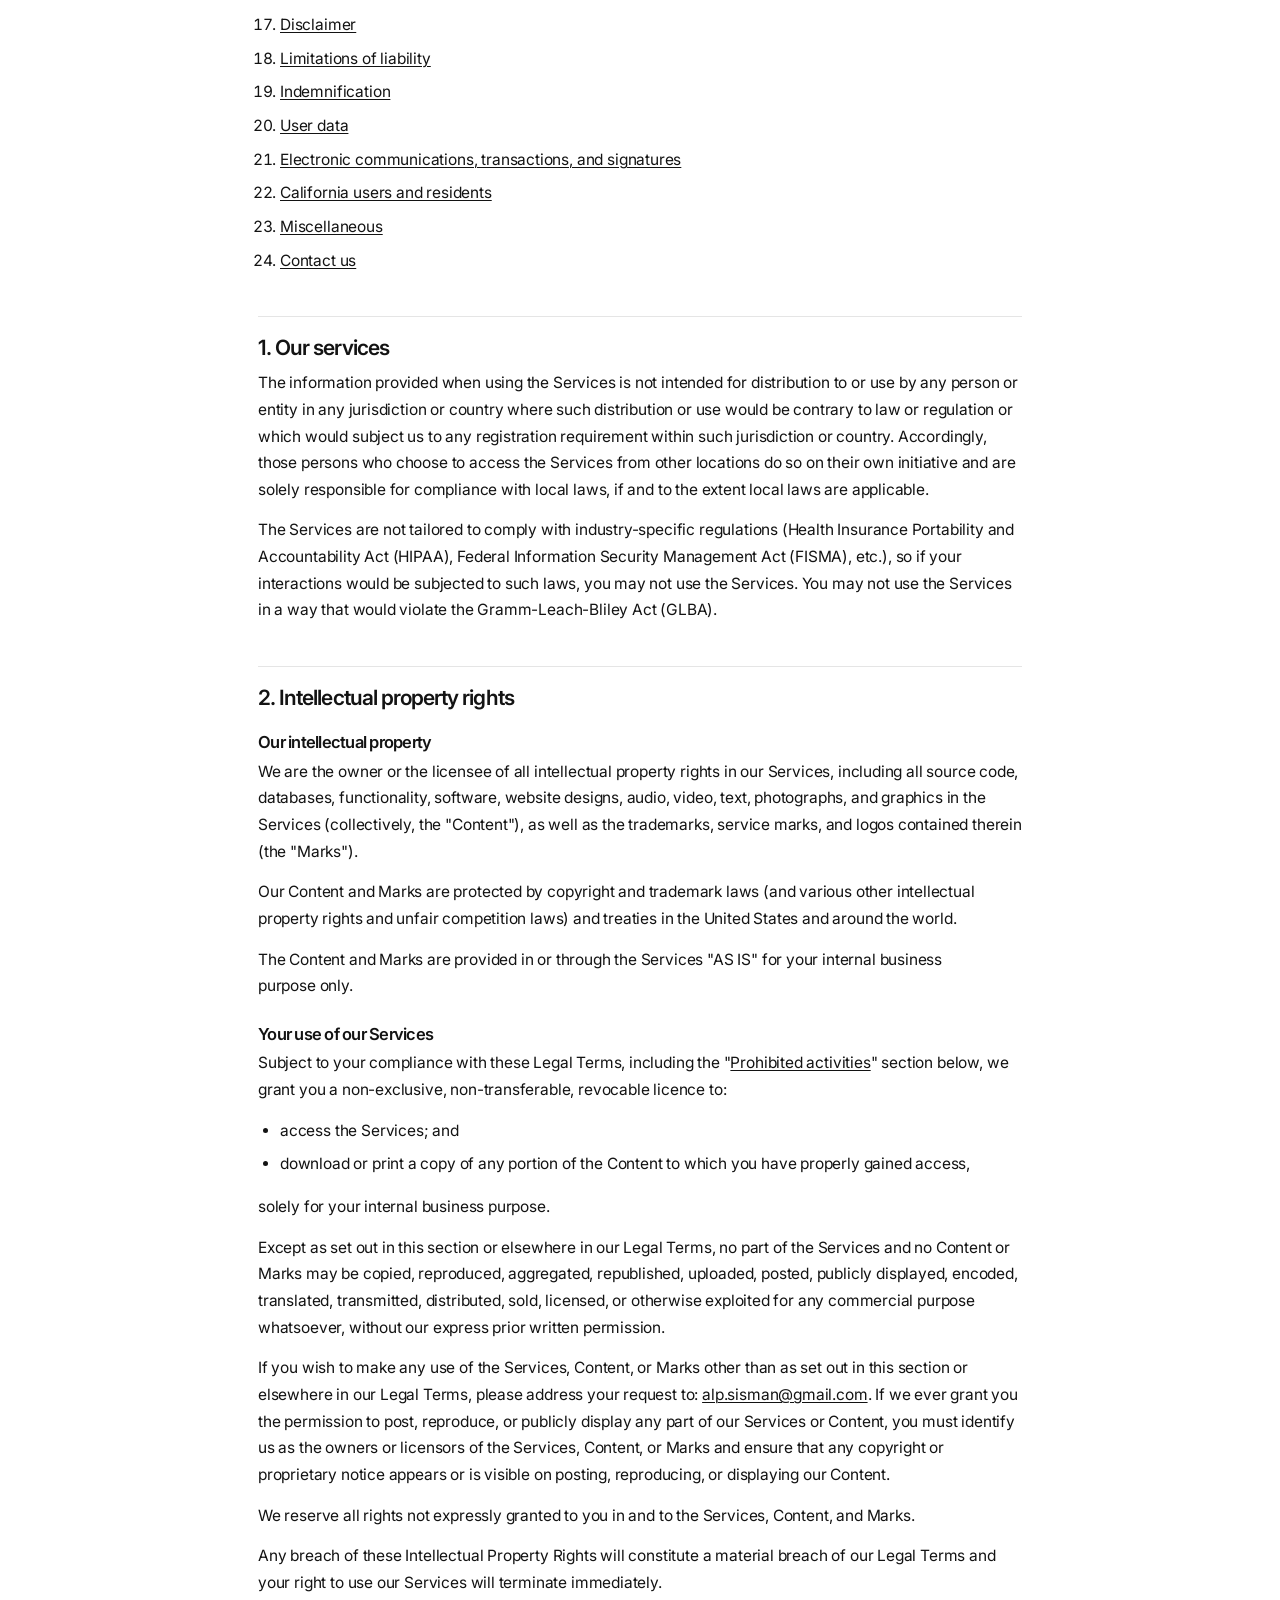
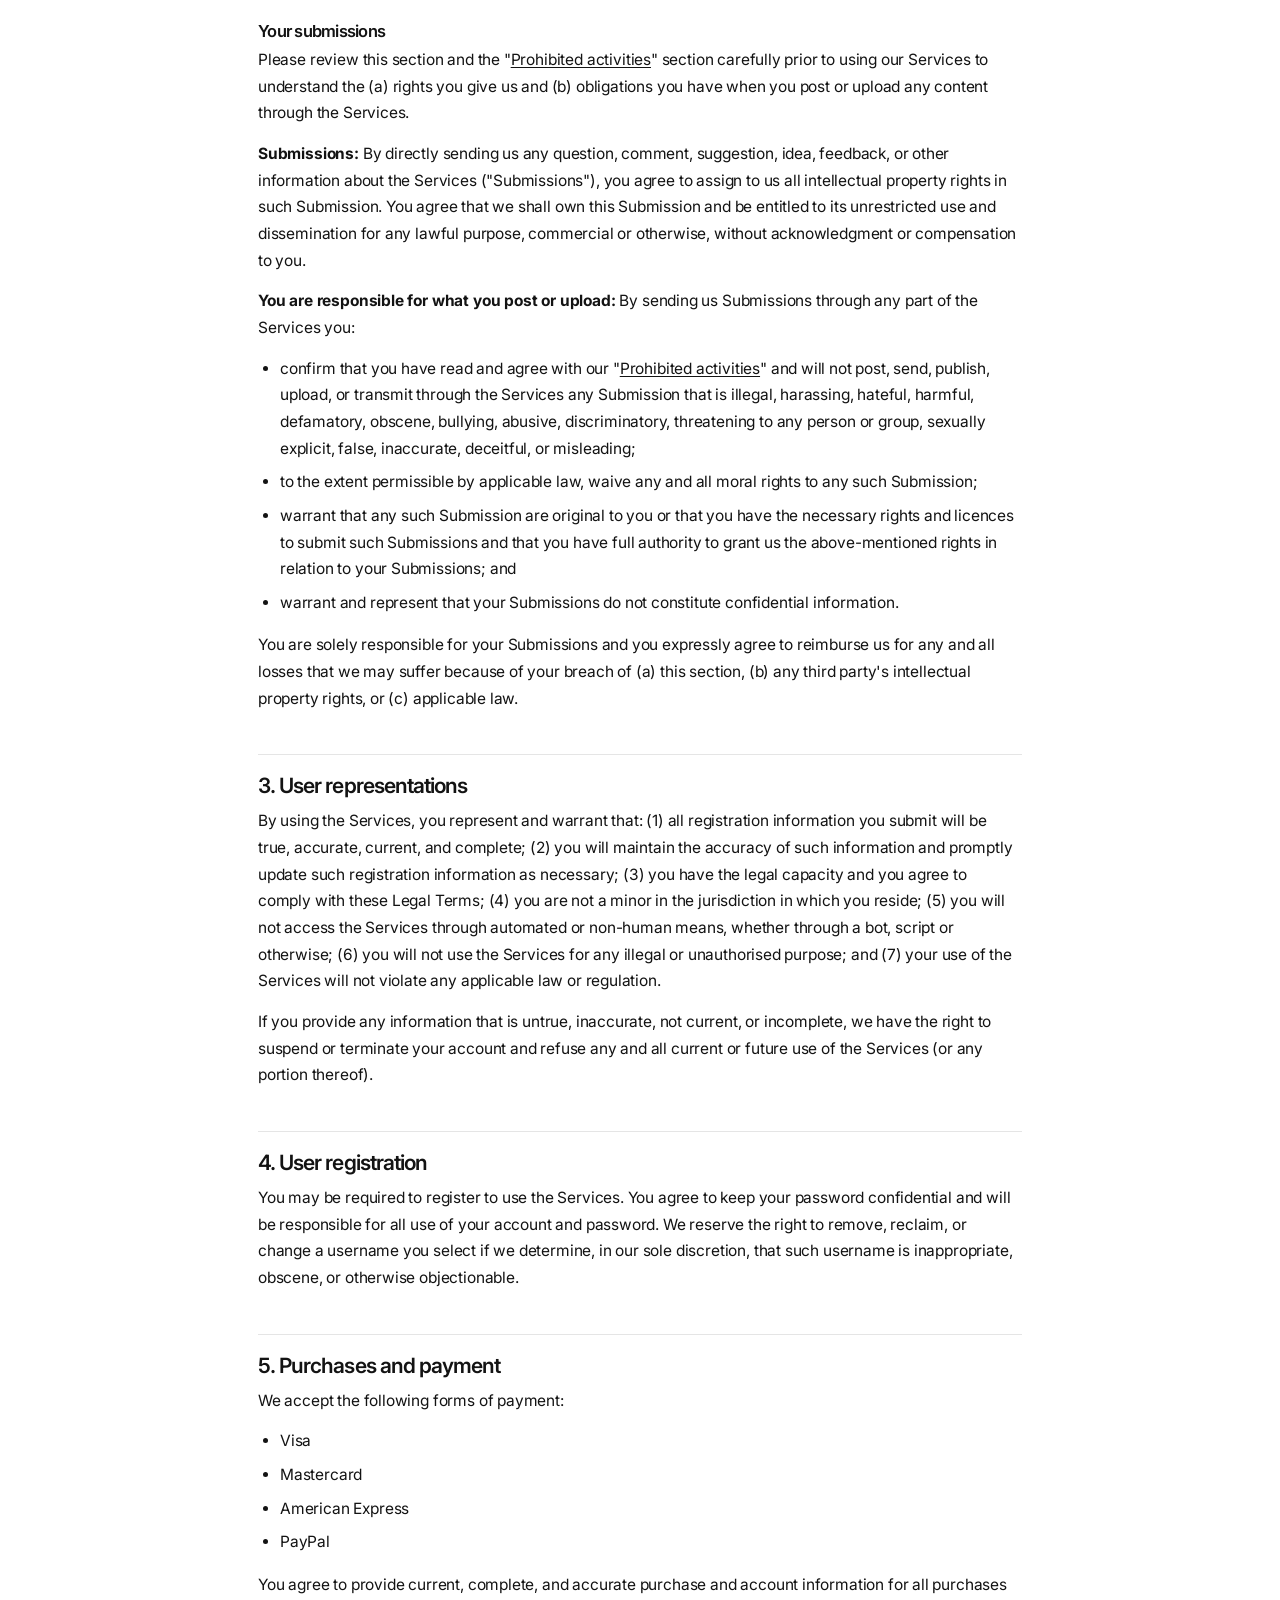
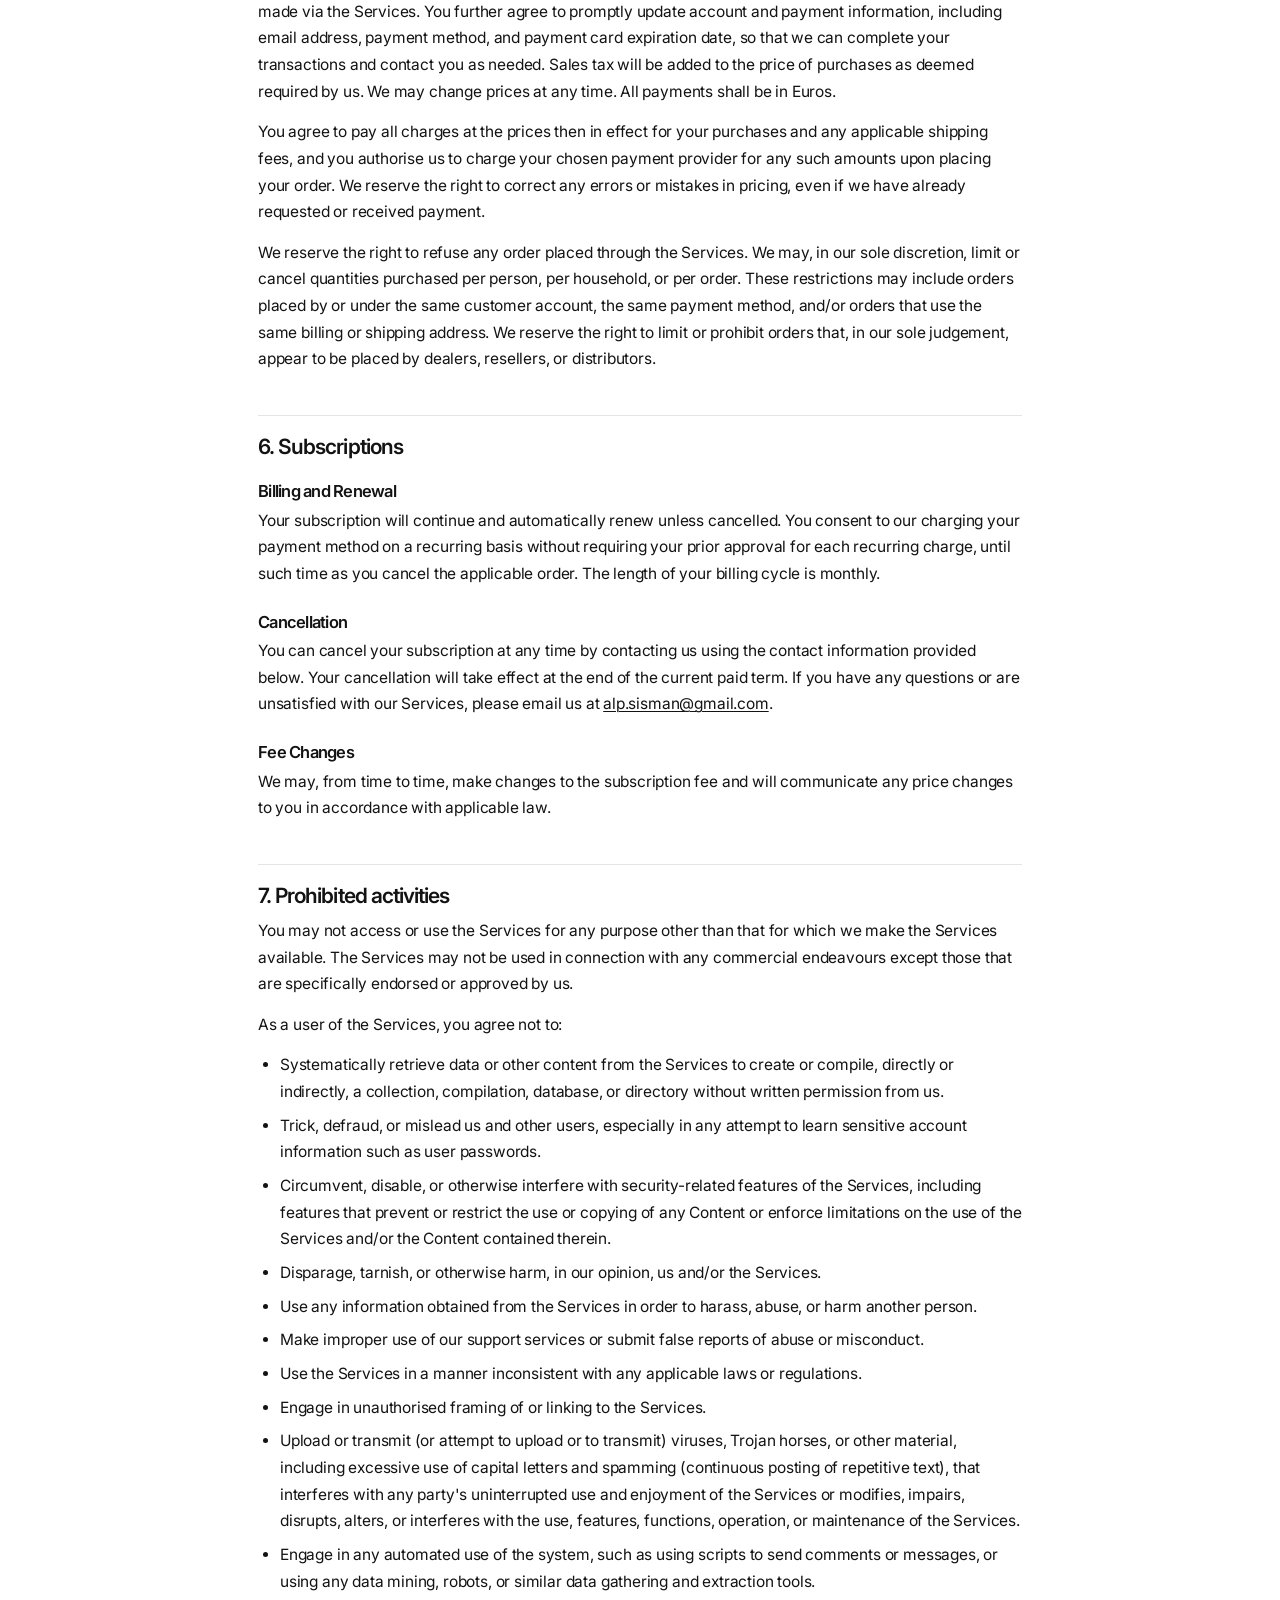
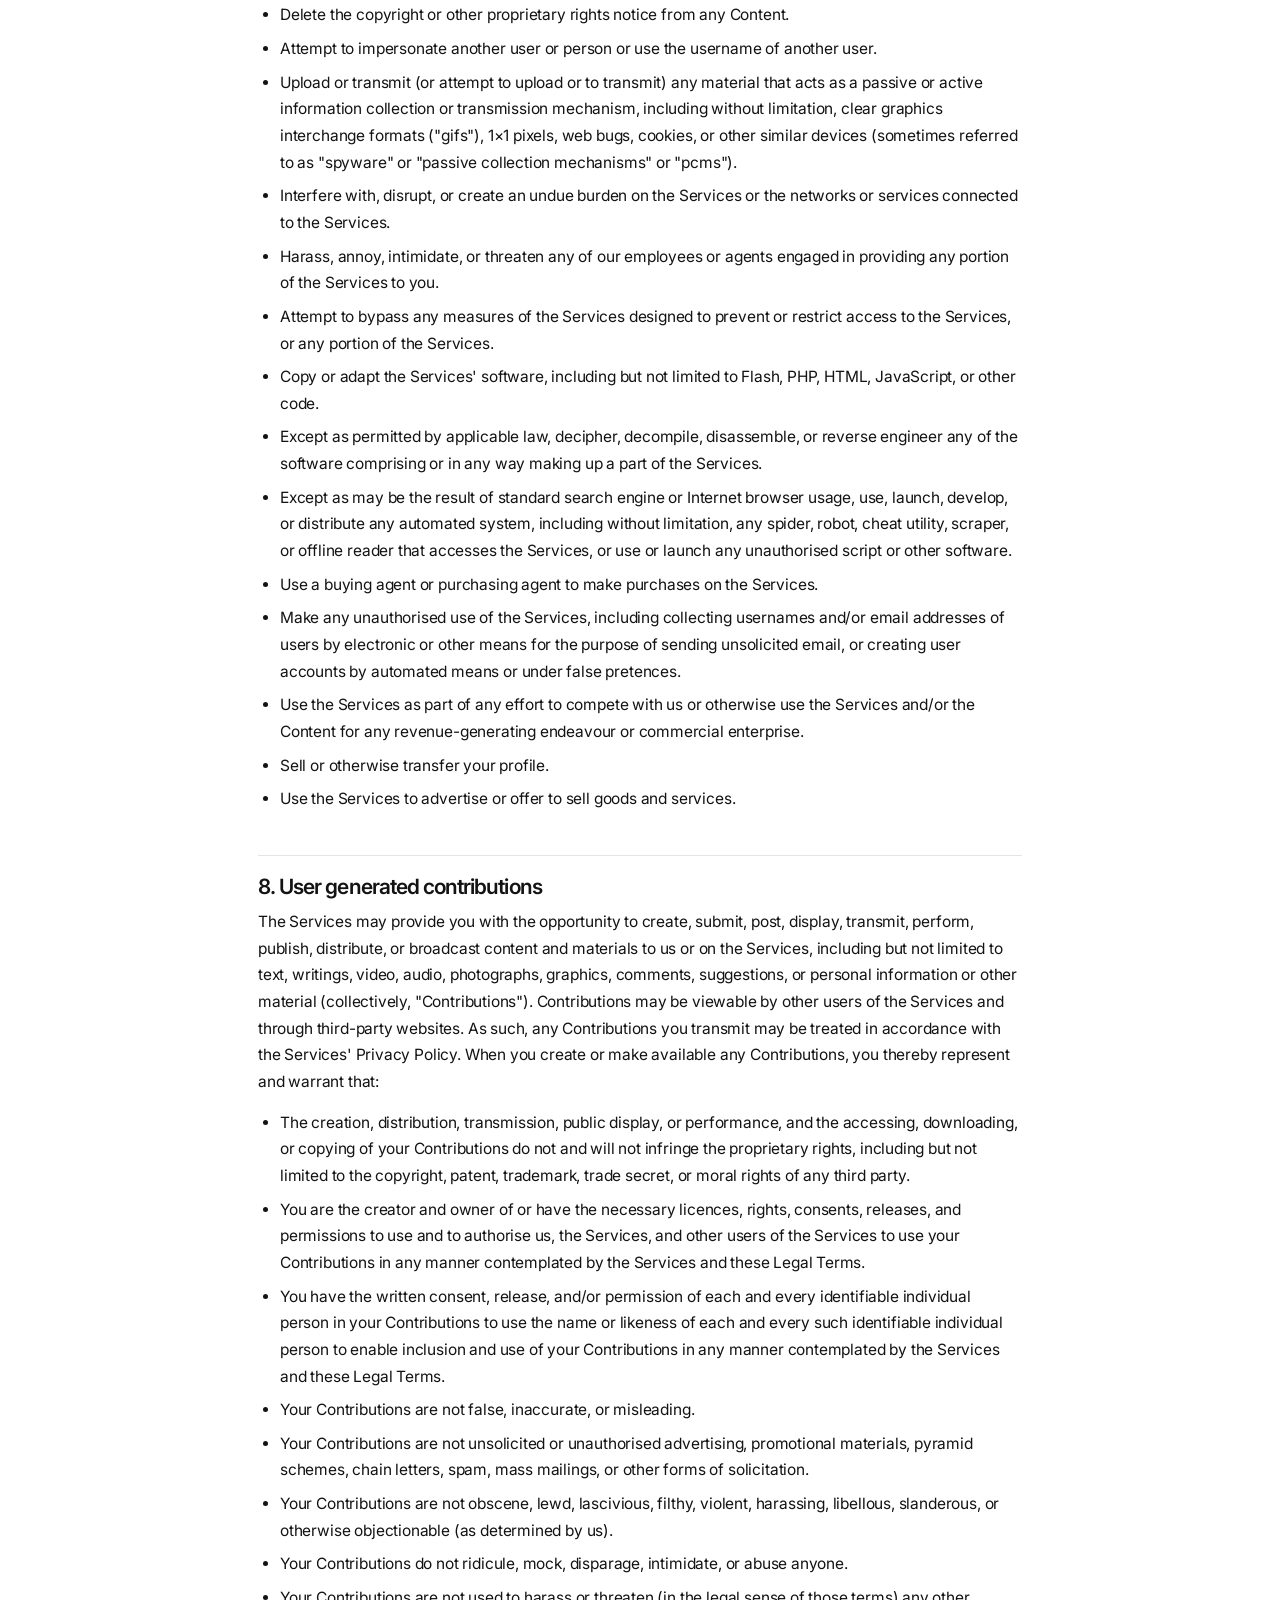
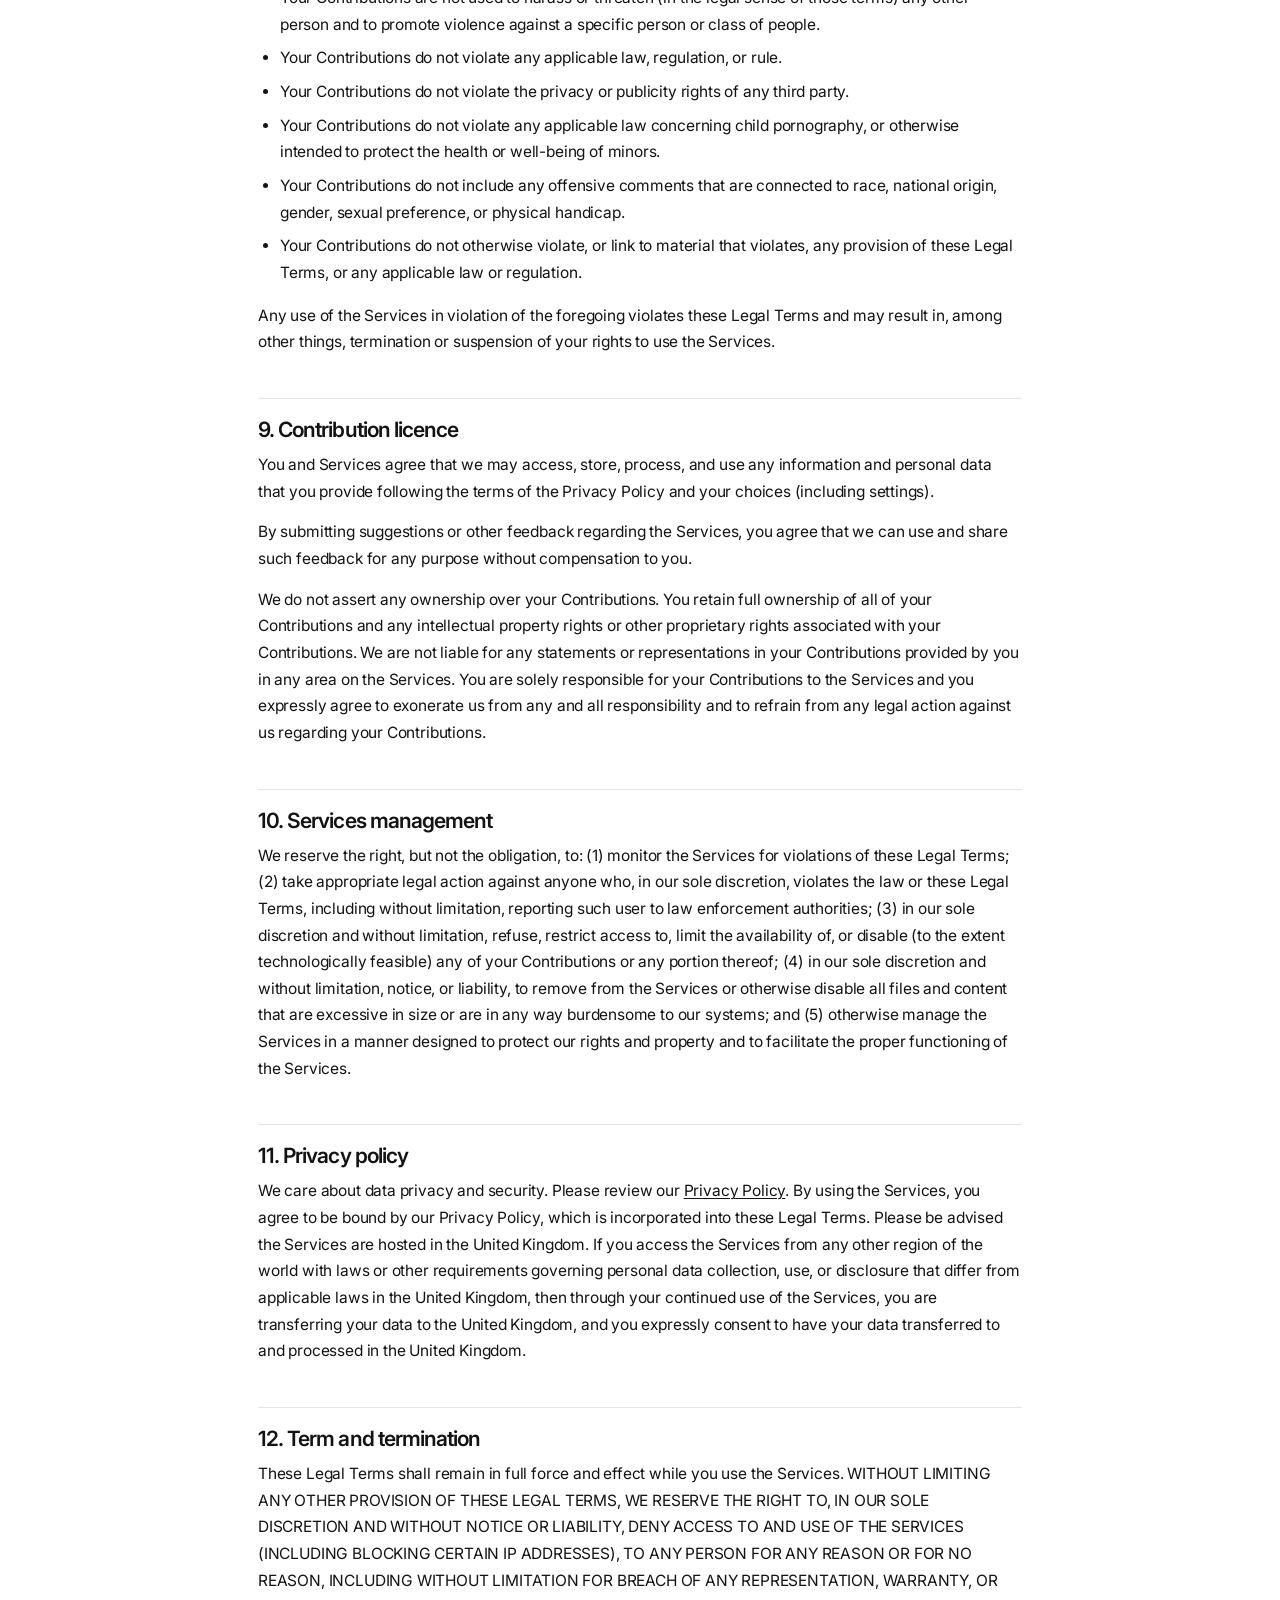
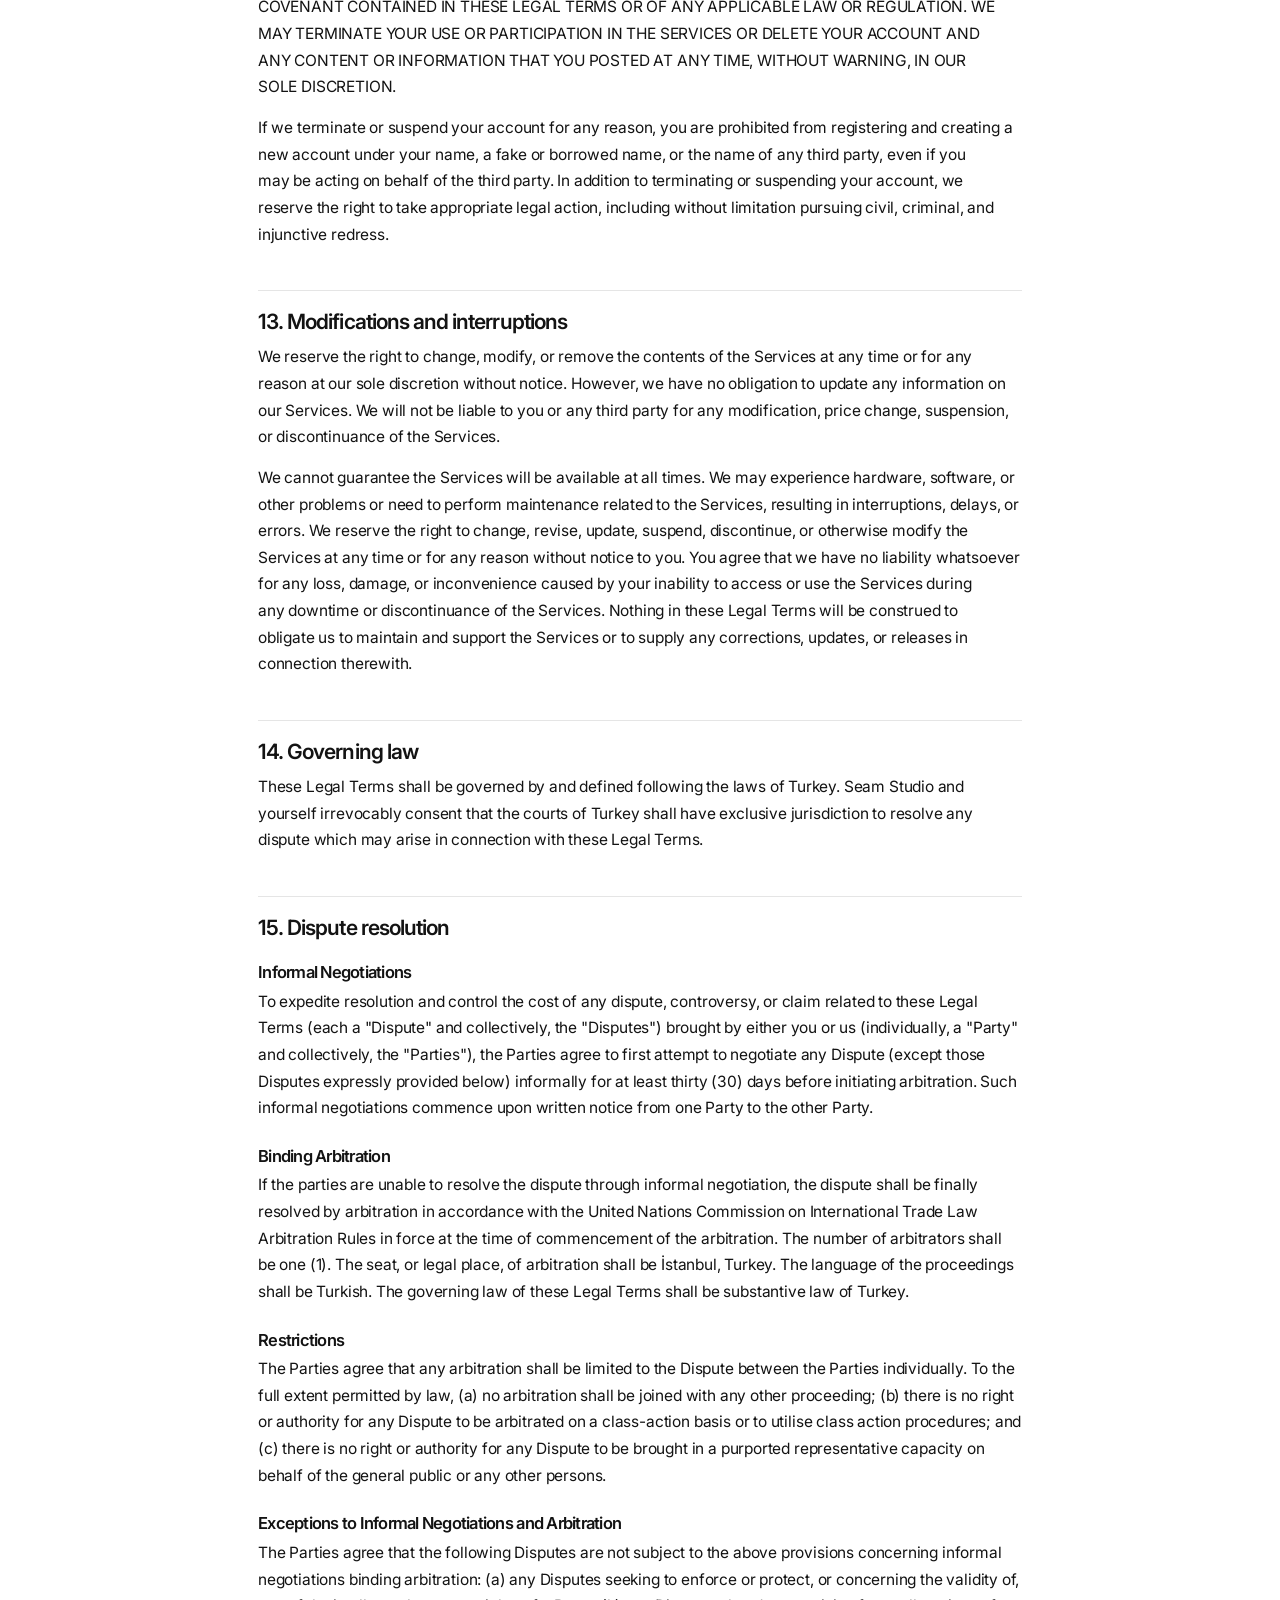
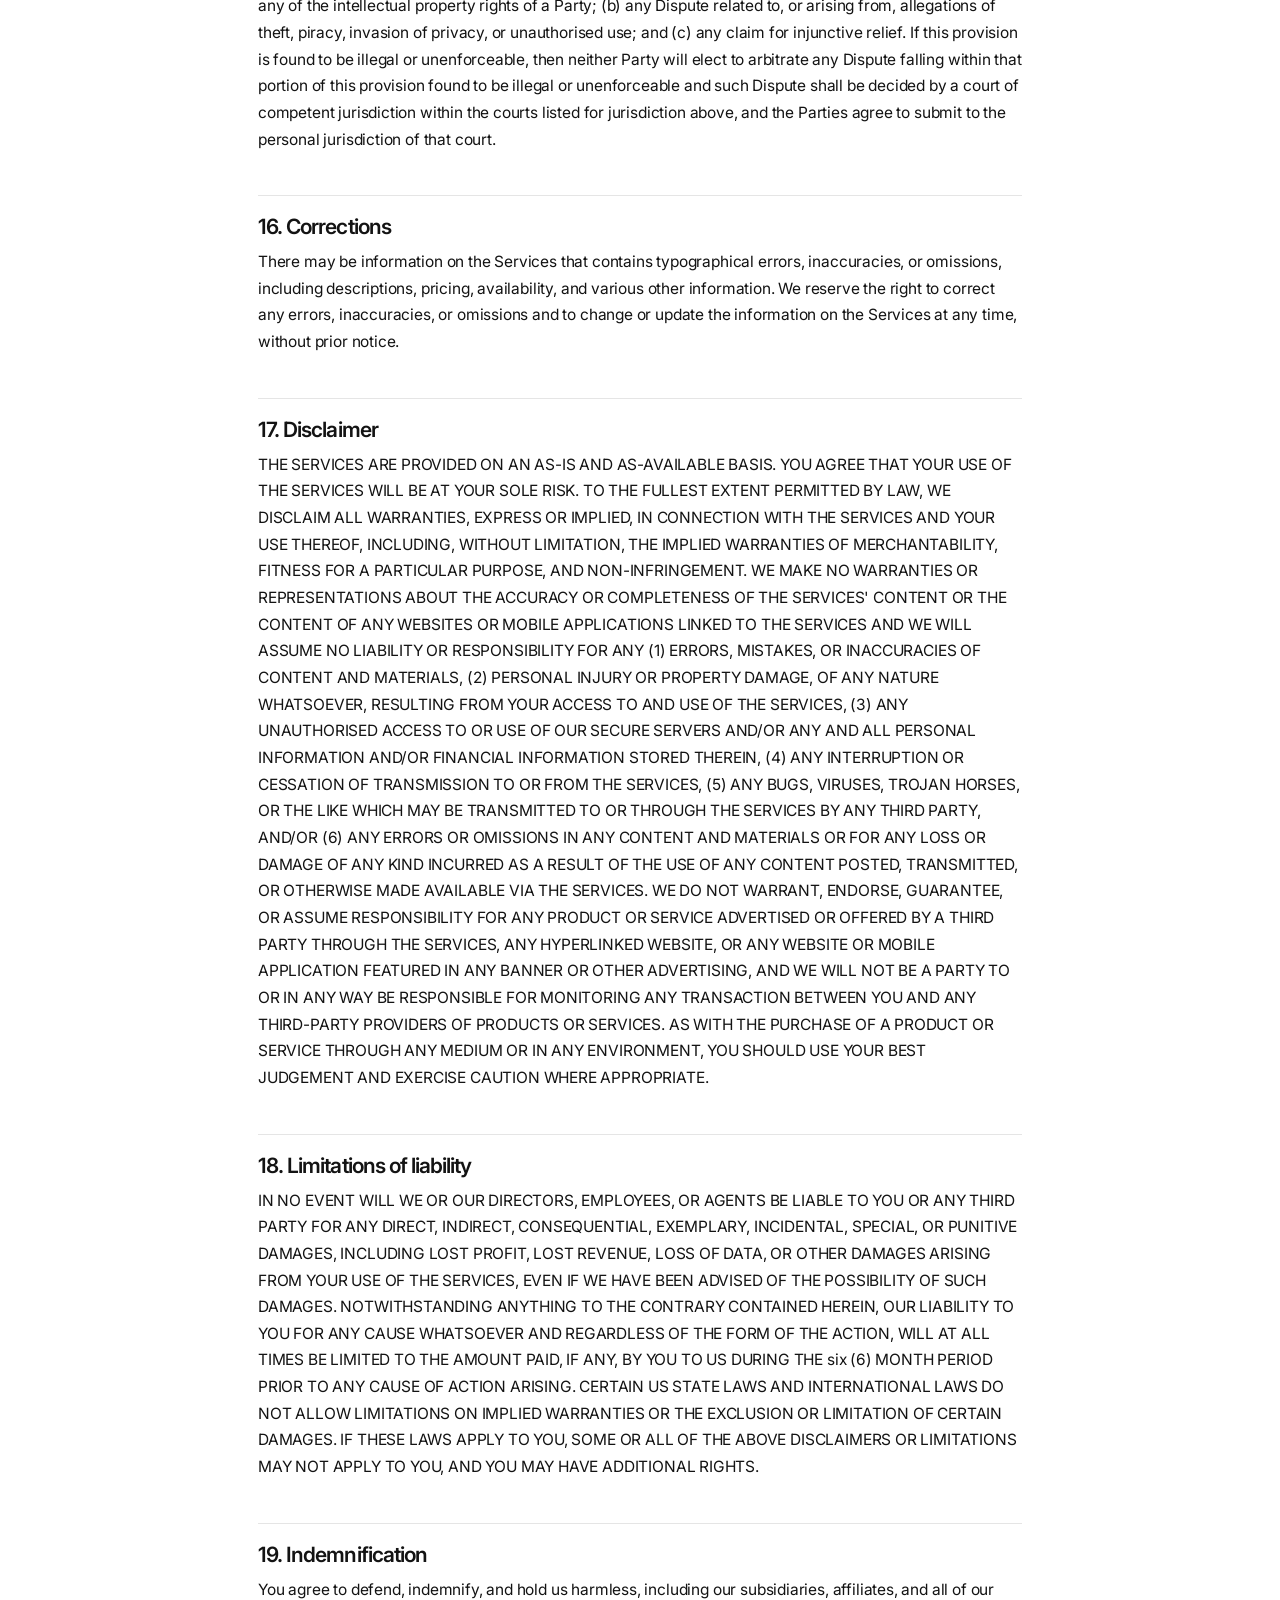
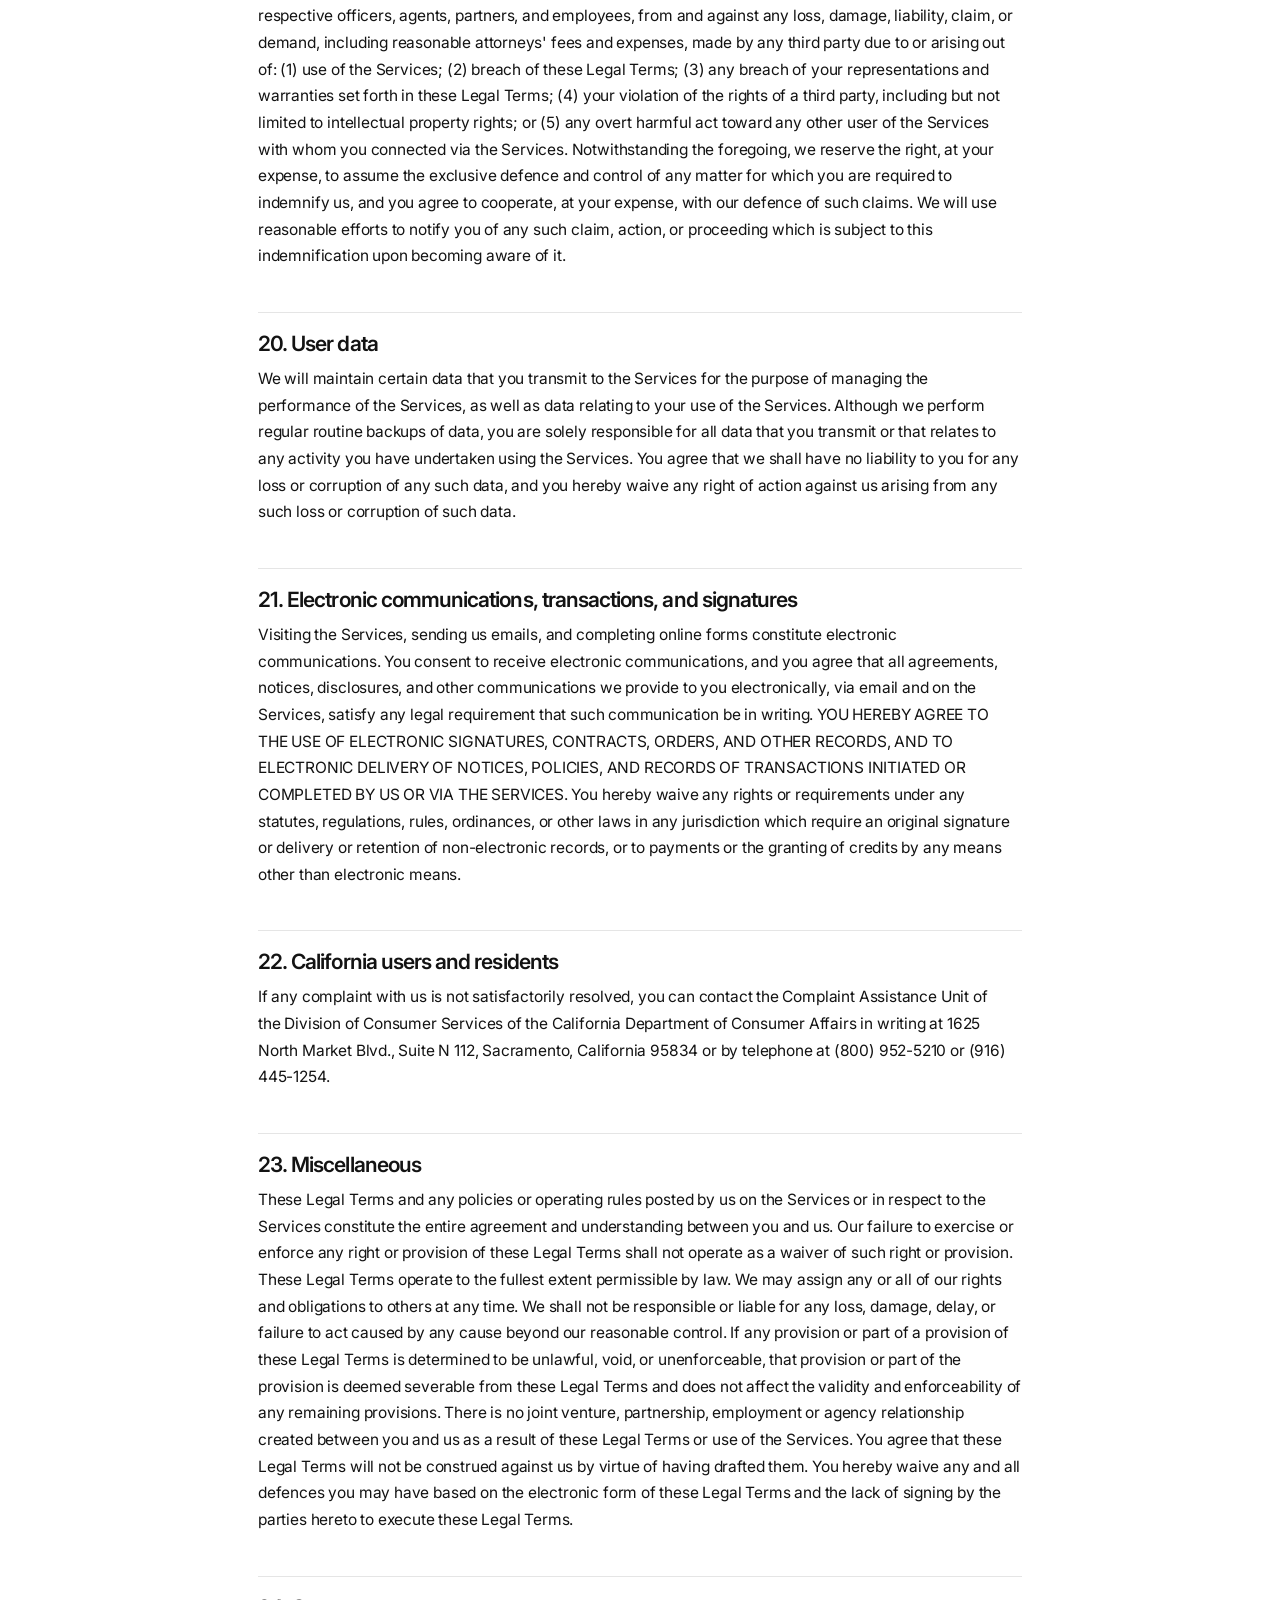
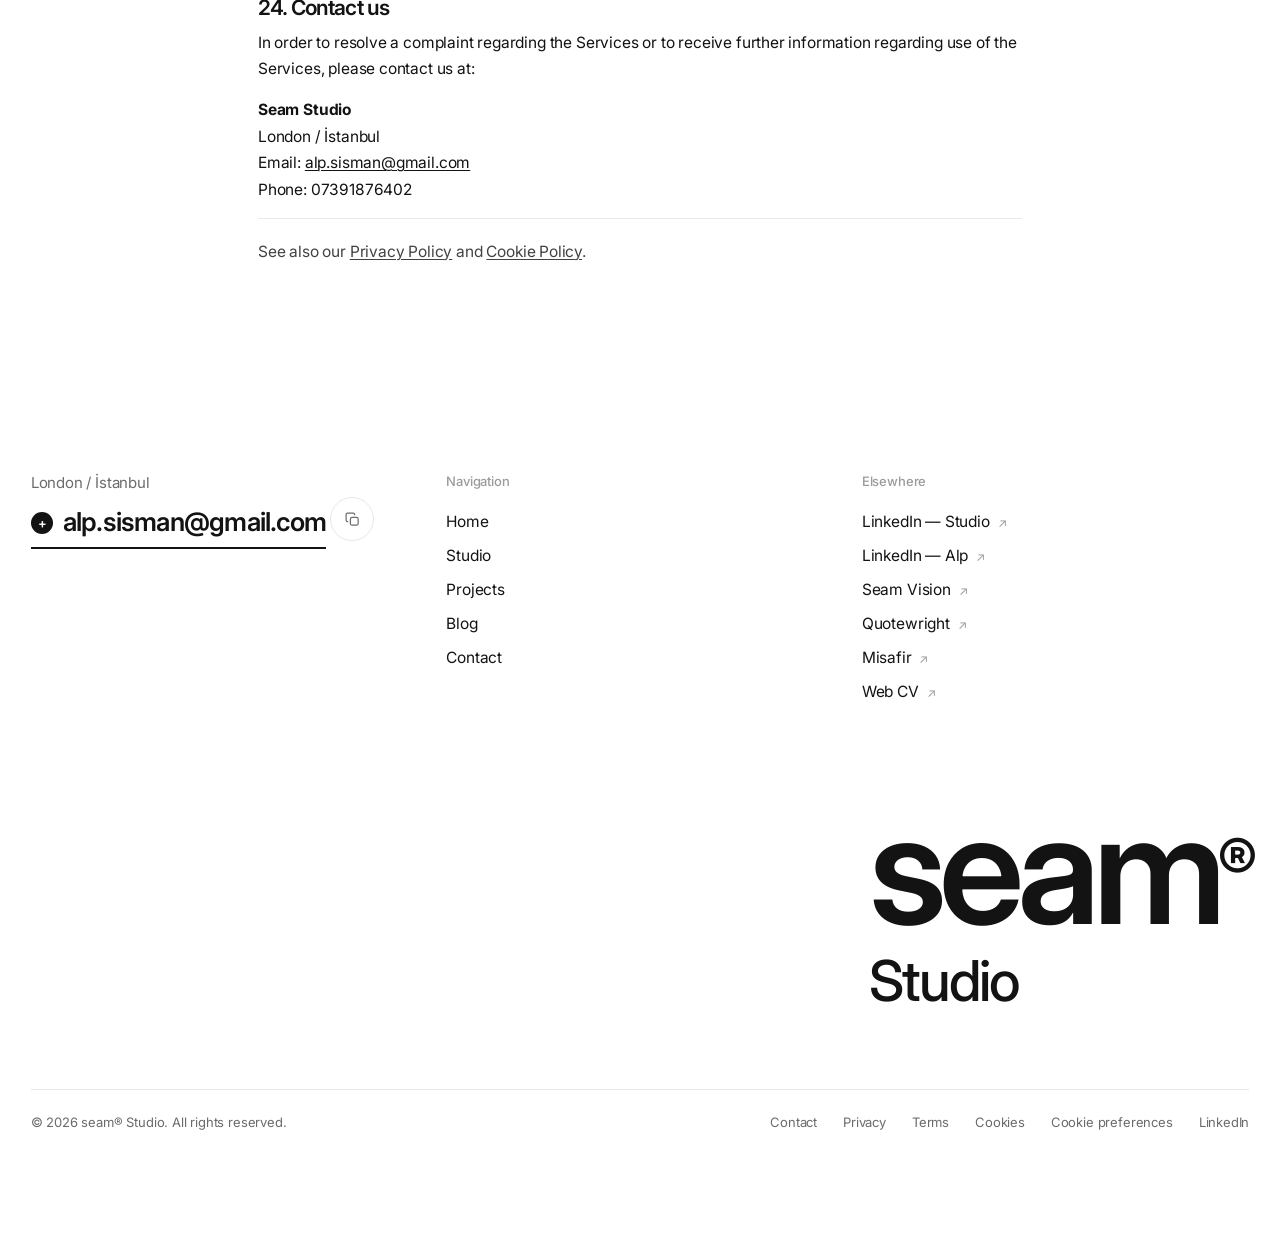
<file: terms.html>
<!doctype html>
<html lang="en">
<head>
<meta charset="utf-8">
<meta name="viewport" content="width=device-width, initial-scale=1">
<title>Terms & Conditions — seam® Studio</title>
<meta name="description" content="The legal terms governing use of the seam® Studio sites.">
<link rel="preconnect" href="https://fonts.googleapis.com">
<link rel="preconnect" href="https://fonts.gstatic.com" crossorigin>
<link href="https://fonts.googleapis.com/css2?family=Inter:wght@400;500;600;700&display=swap" rel="stylesheet">
<link rel="stylesheet" href="styles.css">
<link rel="icon" href="data:image/svg+xml,<svg xmlns='http://www.w3.org/2000/svg' viewBox='0 0 100 100'><rect width='100' height='100' rx='18' fill='%23131313'/><path d='M20 50h60' stroke='%23D2FF37' stroke-width='7' stroke-dasharray='11 9'/></svg>">
<style>
/* Legal pages (Privacy / Cookies / Terms) — generated, native to this site's theme */
.legal-section{padding:118px 0 92px}
.legal-wrap{max-width:820px;margin:0 auto;padding:0 28px}
.legal-wrap h1{font-size:clamp(30px,4.4vw,46px);line-height:1.08;margin:0 0 6px}
.legal-updated{font-size:14px;opacity:.68;margin:0 0 32px}
.legal-wrap h2{font-size:21px;margin:42px 0 12px;padding-top:20px;border-top:1px solid rgba(0,0,0,.1)}
.legal-wrap h3{font-size:16.5px;margin:26px 0 8px}
.legal-wrap p{line-height:1.72;margin:0 0 14px;font-size:15.5px}
.legal-wrap ul,.legal-wrap ol{line-height:1.72;margin:0 0 16px;padding-left:22px;font-size:15.5px}
.legal-wrap li{margin:0 0 7px}
.legal-wrap a{color:#131313;text-decoration:underline;text-underline-offset:2px;text-decoration-thickness:1px}
.legal-wrap a:hover{text-decoration-color:#D2FF37}
.legal-toc{margin:0 0 18px}
.legal-backlinks{margin-top:40px;padding-top:20px;border-top:1px solid rgba(0,0,0,.1);font-size:14.5px;opacity:.8}
</style>
</head>
<body>

<header class="nav">
  <div class="wrap navrow">
    <a class="logo" href="index.html">seam<span style="font-size:.62em;vertical-align:.5em">®</span></a>
    <nav class="navlinks" aria-label="Primary">
      <a href="studio.html">Studio</a>
      <a href="projects.html">Projects <sup>4</sup></a>
      <a href="blog.html">Blog</a>
      <a href="contact.html">Contact</a>
    </nav>
    <button class="burger" id="burger" aria-label="Menu" aria-expanded="false"><span></span><span></span></button>
  </div>
</header>
<div class="mobilemenu" id="mobilemenu">
  <a href="studio.html">Studio</a><a href="projects.html">Projects</a><a href="blog.html">Blog</a><a href="contact.html">Contact</a>
</div>

<div id="page">
<main id="main">
<section class="legal-section"><div class="legal-wrap">
<h1>Terms &amp; Conditions</h1>
<p class="legal-updated">Last updated <strong>July 09, 2026</strong></p>

<h2 id="agreement">Agreement to our legal terms</h2>
<p>We are <strong>Seam Studio</strong> ("<strong>Company</strong>", "<strong>we</strong>", "<strong>us</strong>", or "<strong>our</strong>").</p>
<p>We operate the website <a href="https://seamuk.com">https://seamuk.com</a> (the "<strong>Site</strong>"), as well as any other related products and services that refer or link to these legal terms (the "<strong>Legal Terms</strong>") (collectively, the "<strong>Services</strong>").</p>
<p>You can contact us by phone at 07391876402, or email at <a href="mailto:alp.sisman@gmail.com">alp.sisman@gmail.com</a>.</p>
<p>These Legal Terms constitute a legally binding agreement made between you, whether personally or on behalf of an entity ("<strong>you</strong>"), and Seam Studio, concerning your access to and use of the Services. You agree that by accessing the Services, you have read, understood, and agreed to be bound by all of these Legal Terms. IF YOU DO NOT AGREE WITH ALL OF THESE LEGAL TERMS, THEN YOU ARE EXPRESSLY PROHIBITED FROM USING THE SERVICES AND YOU MUST DISCONTINUE USE IMMEDIATELY.</p>
<p>Supplemental terms and conditions or documents that may be posted on the Services from time to time are hereby expressly incorporated herein by reference. We reserve the right, in our sole discretion, to make changes or modifications to these Legal Terms from time to time. We will alert you about any changes by updating the "Last updated" date of these Legal Terms, and you waive any right to receive specific notice of each such change. It is your responsibility to periodically review these Legal Terms to stay informed of updates. You will be subject to, and will be deemed to have been made aware of and to have accepted, the changes in any revised Legal Terms by your continued use of the Services after the date such revised Legal Terms are posted.</p>
<p>The Services are intended for users who are at least 18 years old. Persons under the age of 18 are not permitted to use or register for the Services.</p>
<p>We recommend that you print a copy of these Legal Terms for your records.</p>

<h2 id="toc">Table of contents</h2>
<ol class="legal-toc">
  <li><a href="#services">Our services</a></li>
  <li><a href="#ip">Intellectual property rights</a></li>
  <li><a href="#userreps">User representations</a></li>
  <li><a href="#userreg">User registration</a></li>
  <li><a href="#purchases">Purchases and payment</a></li>
  <li><a href="#subscriptions">Subscriptions</a></li>
  <li><a href="#prohibited">Prohibited activities</a></li>
  <li><a href="#ugc">User generated contributions</a></li>
  <li><a href="#license">Contribution licence</a></li>
  <li><a href="#sitemanage">Services management</a></li>
  <li><a href="#ppyes">Privacy policy</a></li>
  <li><a href="#terms">Term and termination</a></li>
  <li><a href="#modifications">Modifications and interruptions</a></li>
  <li><a href="#law">Governing law</a></li>
  <li><a href="#disputes">Dispute resolution</a></li>
  <li><a href="#corrections">Corrections</a></li>
  <li><a href="#disclaimer">Disclaimer</a></li>
  <li><a href="#liability">Limitations of liability</a></li>
  <li><a href="#indemnification">Indemnification</a></li>
  <li><a href="#userdata">User data</a></li>
  <li><a href="#electronic">Electronic communications, transactions, and signatures</a></li>
  <li><a href="#california">California users and residents</a></li>
  <li><a href="#misc">Miscellaneous</a></li>
  <li><a href="#contact">Contact us</a></li>
</ol>

<h2 id="services">1. Our services</h2>
<p>The information provided when using the Services is not intended for distribution to or use by any person or entity in any jurisdiction or country where such distribution or use would be contrary to law or regulation or which would subject us to any registration requirement within such jurisdiction or country. Accordingly, those persons who choose to access the Services from other locations do so on their own initiative and are solely responsible for compliance with local laws, if and to the extent local laws are applicable.</p>
<p>The Services are not tailored to comply with industry-specific regulations (Health Insurance Portability and Accountability Act (HIPAA), Federal Information Security Management Act (FISMA), etc.), so if your interactions would be subjected to such laws, you may not use the Services. You may not use the Services in a way that would violate the Gramm-Leach-Bliley Act (GLBA).</p>

<h2 id="ip">2. Intellectual property rights</h2>
<h3>Our intellectual property</h3>
<p>We are the owner or the licensee of all intellectual property rights in our Services, including all source code, databases, functionality, software, website designs, audio, video, text, photographs, and graphics in the Services (collectively, the "Content"), as well as the trademarks, service marks, and logos contained therein (the "Marks").</p>
<p>Our Content and Marks are protected by copyright and trademark laws (and various other intellectual property rights and unfair competition laws) and treaties in the United States and around the world.</p>
<p>The Content and Marks are provided in or through the Services "AS IS" for your internal business purpose only.</p>
<h3>Your use of our Services</h3>
<p>Subject to your compliance with these Legal Terms, including the "<a href="#prohibited">Prohibited activities</a>" section below, we grant you a non-exclusive, non-transferable, revocable licence to:</p>
<ul>
  <li>access the Services; and</li>
  <li>download or print a copy of any portion of the Content to which you have properly gained access,</li>
</ul>
<p>solely for your internal business purpose.</p>
<p>Except as set out in this section or elsewhere in our Legal Terms, no part of the Services and no Content or Marks may be copied, reproduced, aggregated, republished, uploaded, posted, publicly displayed, encoded, translated, transmitted, distributed, sold, licensed, or otherwise exploited for any commercial purpose whatsoever, without our express prior written permission.</p>
<p>If you wish to make any use of the Services, Content, or Marks other than as set out in this section or elsewhere in our Legal Terms, please address your request to: <a href="mailto:alp.sisman@gmail.com">alp.sisman@gmail.com</a>. If we ever grant you the permission to post, reproduce, or publicly display any part of our Services or Content, you must identify us as the owners or licensors of the Services, Content, or Marks and ensure that any copyright or proprietary notice appears or is visible on posting, reproducing, or displaying our Content.</p>
<p>We reserve all rights not expressly granted to you in and to the Services, Content, and Marks.</p>
<p>Any breach of these Intellectual Property Rights will constitute a material breach of our Legal Terms and your right to use our Services will terminate immediately.</p>
<h3>Your submissions</h3>
<p>Please review this section and the "<a href="#prohibited">Prohibited activities</a>" section carefully prior to using our Services to understand the (a) rights you give us and (b) obligations you have when you post or upload any content through the Services.</p>
<p><strong>Submissions:</strong> By directly sending us any question, comment, suggestion, idea, feedback, or other information about the Services ("Submissions"), you agree to assign to us all intellectual property rights in such Submission. You agree that we shall own this Submission and be entitled to its unrestricted use and dissemination for any lawful purpose, commercial or otherwise, without acknowledgment or compensation to you.</p>
<p><strong>You are responsible for what you post or upload:</strong> By sending us Submissions through any part of the Services you:</p>
<ul>
  <li>confirm that you have read and agree with our "<a href="#prohibited">Prohibited activities</a>" and will not post, send, publish, upload, or transmit through the Services any Submission that is illegal, harassing, hateful, harmful, defamatory, obscene, bullying, abusive, discriminatory, threatening to any person or group, sexually explicit, false, inaccurate, deceitful, or misleading;</li>
  <li>to the extent permissible by applicable law, waive any and all moral rights to any such Submission;</li>
  <li>warrant that any such Submission are original to you or that you have the necessary rights and licences to submit such Submissions and that you have full authority to grant us the above-mentioned rights in relation to your Submissions; and</li>
  <li>warrant and represent that your Submissions do not constitute confidential information.</li>
</ul>
<p>You are solely responsible for your Submissions and you expressly agree to reimburse us for any and all losses that we may suffer because of your breach of (a) this section, (b) any third party's intellectual property rights, or (c) applicable law.</p>

<h2 id="userreps">3. User representations</h2>
<p>By using the Services, you represent and warrant that: (1) all registration information you submit will be true, accurate, current, and complete; (2) you will maintain the accuracy of such information and promptly update such registration information as necessary; (3) you have the legal capacity and you agree to comply with these Legal Terms; (4) you are not a minor in the jurisdiction in which you reside; (5) you will not access the Services through automated or non-human means, whether through a bot, script or otherwise; (6) you will not use the Services for any illegal or unauthorised purpose; and (7) your use of the Services will not violate any applicable law or regulation.</p>
<p>If you provide any information that is untrue, inaccurate, not current, or incomplete, we have the right to suspend or terminate your account and refuse any and all current or future use of the Services (or any portion thereof).</p>

<h2 id="userreg">4. User registration</h2>
<p>You may be required to register to use the Services. You agree to keep your password confidential and will be responsible for all use of your account and password. We reserve the right to remove, reclaim, or change a username you select if we determine, in our sole discretion, that such username is inappropriate, obscene, or otherwise objectionable.</p>

<h2 id="purchases">5. Purchases and payment</h2>
<p>We accept the following forms of payment:</p>
<ul>
  <li>Visa</li>
  <li>Mastercard</li>
  <li>American Express</li>
  <li>PayPal</li>
</ul>
<p>You agree to provide current, complete, and accurate purchase and account information for all purchases made via the Services. You further agree to promptly update account and payment information, including email address, payment method, and payment card expiration date, so that we can complete your transactions and contact you as needed. Sales tax will be added to the price of purchases as deemed required by us. We may change prices at any time. All payments shall be in Euros.</p>
<p>You agree to pay all charges at the prices then in effect for your purchases and any applicable shipping fees, and you authorise us to charge your chosen payment provider for any such amounts upon placing your order. We reserve the right to correct any errors or mistakes in pricing, even if we have already requested or received payment.</p>
<p>We reserve the right to refuse any order placed through the Services. We may, in our sole discretion, limit or cancel quantities purchased per person, per household, or per order. These restrictions may include orders placed by or under the same customer account, the same payment method, and/or orders that use the same billing or shipping address. We reserve the right to limit or prohibit orders that, in our sole judgement, appear to be placed by dealers, resellers, or distributors.</p>

<h2 id="subscriptions">6. Subscriptions</h2>
<h3>Billing and Renewal</h3>
<p>Your subscription will continue and automatically renew unless cancelled. You consent to our charging your payment method on a recurring basis without requiring your prior approval for each recurring charge, until such time as you cancel the applicable order. The length of your billing cycle is monthly.</p>
<h3>Cancellation</h3>
<p>You can cancel your subscription at any time by contacting us using the contact information provided below. Your cancellation will take effect at the end of the current paid term. If you have any questions or are unsatisfied with our Services, please email us at <a href="mailto:alp.sisman@gmail.com">alp.sisman@gmail.com</a>.</p>
<h3>Fee Changes</h3>
<p>We may, from time to time, make changes to the subscription fee and will communicate any price changes to you in accordance with applicable law.</p>

<h2 id="prohibited">7. Prohibited activities</h2>
<p>You may not access or use the Services for any purpose other than that for which we make the Services available. The Services may not be used in connection with any commercial endeavours except those that are specifically endorsed or approved by us.</p>
<p>As a user of the Services, you agree not to:</p>
<ul>
  <li>Systematically retrieve data or other content from the Services to create or compile, directly or indirectly, a collection, compilation, database, or directory without written permission from us.</li>
  <li>Trick, defraud, or mislead us and other users, especially in any attempt to learn sensitive account information such as user passwords.</li>
  <li>Circumvent, disable, or otherwise interfere with security-related features of the Services, including features that prevent or restrict the use or copying of any Content or enforce limitations on the use of the Services and/or the Content contained therein.</li>
  <li>Disparage, tarnish, or otherwise harm, in our opinion, us and/or the Services.</li>
  <li>Use any information obtained from the Services in order to harass, abuse, or harm another person.</li>
  <li>Make improper use of our support services or submit false reports of abuse or misconduct.</li>
  <li>Use the Services in a manner inconsistent with any applicable laws or regulations.</li>
  <li>Engage in unauthorised framing of or linking to the Services.</li>
  <li>Upload or transmit (or attempt to upload or to transmit) viruses, Trojan horses, or other material, including excessive use of capital letters and spamming (continuous posting of repetitive text), that interferes with any party's uninterrupted use and enjoyment of the Services or modifies, impairs, disrupts, alters, or interferes with the use, features, functions, operation, or maintenance of the Services.</li>
  <li>Engage in any automated use of the system, such as using scripts to send comments or messages, or using any data mining, robots, or similar data gathering and extraction tools.</li>
  <li>Delete the copyright or other proprietary rights notice from any Content.</li>
  <li>Attempt to impersonate another user or person or use the username of another user.</li>
  <li>Upload or transmit (or attempt to upload or to transmit) any material that acts as a passive or active information collection or transmission mechanism, including without limitation, clear graphics interchange formats ("gifs"), 1×1 pixels, web bugs, cookies, or other similar devices (sometimes referred to as "spyware" or "passive collection mechanisms" or "pcms").</li>
  <li>Interfere with, disrupt, or create an undue burden on the Services or the networks or services connected to the Services.</li>
  <li>Harass, annoy, intimidate, or threaten any of our employees or agents engaged in providing any portion of the Services to you.</li>
  <li>Attempt to bypass any measures of the Services designed to prevent or restrict access to the Services, or any portion of the Services.</li>
  <li>Copy or adapt the Services' software, including but not limited to Flash, PHP, HTML, JavaScript, or other code.</li>
  <li>Except as permitted by applicable law, decipher, decompile, disassemble, or reverse engineer any of the software comprising or in any way making up a part of the Services.</li>
  <li>Except as may be the result of standard search engine or Internet browser usage, use, launch, develop, or distribute any automated system, including without limitation, any spider, robot, cheat utility, scraper, or offline reader that accesses the Services, or use or launch any unauthorised script or other software.</li>
  <li>Use a buying agent or purchasing agent to make purchases on the Services.</li>
  <li>Make any unauthorised use of the Services, including collecting usernames and/or email addresses of users by electronic or other means for the purpose of sending unsolicited email, or creating user accounts by automated means or under false pretences.</li>
  <li>Use the Services as part of any effort to compete with us or otherwise use the Services and/or the Content for any revenue-generating endeavour or commercial enterprise.</li>
  <li>Sell or otherwise transfer your profile.</li>
  <li>Use the Services to advertise or offer to sell goods and services.</li>
</ul>

<h2 id="ugc">8. User generated contributions</h2>
<p>The Services may provide you with the opportunity to create, submit, post, display, transmit, perform, publish, distribute, or broadcast content and materials to us or on the Services, including but not limited to text, writings, video, audio, photographs, graphics, comments, suggestions, or personal information or other material (collectively, "Contributions"). Contributions may be viewable by other users of the Services and through third-party websites. As such, any Contributions you transmit may be treated in accordance with the Services' Privacy Policy. When you create or make available any Contributions, you thereby represent and warrant that:</p>
<ul>
  <li>The creation, distribution, transmission, public display, or performance, and the accessing, downloading, or copying of your Contributions do not and will not infringe the proprietary rights, including but not limited to the copyright, patent, trademark, trade secret, or moral rights of any third party.</li>
  <li>You are the creator and owner of or have the necessary licences, rights, consents, releases, and permissions to use and to authorise us, the Services, and other users of the Services to use your Contributions in any manner contemplated by the Services and these Legal Terms.</li>
  <li>You have the written consent, release, and/or permission of each and every identifiable individual person in your Contributions to use the name or likeness of each and every such identifiable individual person to enable inclusion and use of your Contributions in any manner contemplated by the Services and these Legal Terms.</li>
  <li>Your Contributions are not false, inaccurate, or misleading.</li>
  <li>Your Contributions are not unsolicited or unauthorised advertising, promotional materials, pyramid schemes, chain letters, spam, mass mailings, or other forms of solicitation.</li>
  <li>Your Contributions are not obscene, lewd, lascivious, filthy, violent, harassing, libellous, slanderous, or otherwise objectionable (as determined by us).</li>
  <li>Your Contributions do not ridicule, mock, disparage, intimidate, or abuse anyone.</li>
  <li>Your Contributions are not used to harass or threaten (in the legal sense of those terms) any other person and to promote violence against a specific person or class of people.</li>
  <li>Your Contributions do not violate any applicable law, regulation, or rule.</li>
  <li>Your Contributions do not violate the privacy or publicity rights of any third party.</li>
  <li>Your Contributions do not violate any applicable law concerning child pornography, or otherwise intended to protect the health or well-being of minors.</li>
  <li>Your Contributions do not include any offensive comments that are connected to race, national origin, gender, sexual preference, or physical handicap.</li>
  <li>Your Contributions do not otherwise violate, or link to material that violates, any provision of these Legal Terms, or any applicable law or regulation.</li>
</ul>
<p>Any use of the Services in violation of the foregoing violates these Legal Terms and may result in, among other things, termination or suspension of your rights to use the Services.</p>

<h2 id="license">9. Contribution licence</h2>
<p>You and Services agree that we may access, store, process, and use any information and personal data that you provide following the terms of the Privacy Policy and your choices (including settings).</p>
<p>By submitting suggestions or other feedback regarding the Services, you agree that we can use and share such feedback for any purpose without compensation to you.</p>
<p>We do not assert any ownership over your Contributions. You retain full ownership of all of your Contributions and any intellectual property rights or other proprietary rights associated with your Contributions. We are not liable for any statements or representations in your Contributions provided by you in any area on the Services. You are solely responsible for your Contributions to the Services and you expressly agree to exonerate us from any and all responsibility and to refrain from any legal action against us regarding your Contributions.</p>

<h2 id="sitemanage">10. Services management</h2>
<p>We reserve the right, but not the obligation, to: (1) monitor the Services for violations of these Legal Terms; (2) take appropriate legal action against anyone who, in our sole discretion, violates the law or these Legal Terms, including without limitation, reporting such user to law enforcement authorities; (3) in our sole discretion and without limitation, refuse, restrict access to, limit the availability of, or disable (to the extent technologically feasible) any of your Contributions or any portion thereof; (4) in our sole discretion and without limitation, notice, or liability, to remove from the Services or otherwise disable all files and content that are excessive in size or are in any way burdensome to our systems; and (5) otherwise manage the Services in a manner designed to protect our rights and property and to facilitate the proper functioning of the Services.</p>

<h2 id="ppyes">11. Privacy policy</h2>
<p>We care about data privacy and security. Please review our <a href="privacy.html">Privacy Policy</a>. By using the Services, you agree to be bound by our Privacy Policy, which is incorporated into these Legal Terms. Please be advised the Services are hosted in the United Kingdom. If you access the Services from any other region of the world with laws or other requirements governing personal data collection, use, or disclosure that differ from applicable laws in the United Kingdom, then through your continued use of the Services, you are transferring your data to the United Kingdom, and you expressly consent to have your data transferred to and processed in the United Kingdom.</p>

<h2 id="terms">12. Term and termination</h2>
<p>These Legal Terms shall remain in full force and effect while you use the Services. WITHOUT LIMITING ANY OTHER PROVISION OF THESE LEGAL TERMS, WE RESERVE THE RIGHT TO, IN OUR SOLE DISCRETION AND WITHOUT NOTICE OR LIABILITY, DENY ACCESS TO AND USE OF THE SERVICES (INCLUDING BLOCKING CERTAIN IP ADDRESSES), TO ANY PERSON FOR ANY REASON OR FOR NO REASON, INCLUDING WITHOUT LIMITATION FOR BREACH OF ANY REPRESENTATION, WARRANTY, OR COVENANT CONTAINED IN THESE LEGAL TERMS OR OF ANY APPLICABLE LAW OR REGULATION. WE MAY TERMINATE YOUR USE OR PARTICIPATION IN THE SERVICES OR DELETE YOUR ACCOUNT AND ANY CONTENT OR INFORMATION THAT YOU POSTED AT ANY TIME, WITHOUT WARNING, IN OUR SOLE DISCRETION.</p>
<p>If we terminate or suspend your account for any reason, you are prohibited from registering and creating a new account under your name, a fake or borrowed name, or the name of any third party, even if you may be acting on behalf of the third party. In addition to terminating or suspending your account, we reserve the right to take appropriate legal action, including without limitation pursuing civil, criminal, and injunctive redress.</p>

<h2 id="modifications">13. Modifications and interruptions</h2>
<p>We reserve the right to change, modify, or remove the contents of the Services at any time or for any reason at our sole discretion without notice. However, we have no obligation to update any information on our Services. We will not be liable to you or any third party for any modification, price change, suspension, or discontinuance of the Services.</p>
<p>We cannot guarantee the Services will be available at all times. We may experience hardware, software, or other problems or need to perform maintenance related to the Services, resulting in interruptions, delays, or errors. We reserve the right to change, revise, update, suspend, discontinue, or otherwise modify the Services at any time or for any reason without notice to you. You agree that we have no liability whatsoever for any loss, damage, or inconvenience caused by your inability to access or use the Services during any downtime or discontinuance of the Services. Nothing in these Legal Terms will be construed to obligate us to maintain and support the Services or to supply any corrections, updates, or releases in connection therewith.</p>

<h2 id="law">14. Governing law</h2>
<p>These Legal Terms shall be governed by and defined following the laws of Turkey. Seam Studio and yourself irrevocably consent that the courts of Turkey shall have exclusive jurisdiction to resolve any dispute which may arise in connection with these Legal Terms.</p>

<h2 id="disputes">15. Dispute resolution</h2>
<h3>Informal Negotiations</h3>
<p>To expedite resolution and control the cost of any dispute, controversy, or claim related to these Legal Terms (each a "Dispute" and collectively, the "Disputes") brought by either you or us (individually, a "Party" and collectively, the "Parties"), the Parties agree to first attempt to negotiate any Dispute (except those Disputes expressly provided below) informally for at least thirty (30) days before initiating arbitration. Such informal negotiations commence upon written notice from one Party to the other Party.</p>
<h3>Binding Arbitration</h3>
<p>If the parties are unable to resolve the dispute through informal negotiation, the dispute shall be finally resolved by arbitration in accordance with the United Nations Commission on International Trade Law Arbitration Rules in force at the time of commencement of the arbitration. The number of arbitrators shall be one (1). The seat, or legal place, of arbitration shall be İstanbul, Turkey. The language of the proceedings shall be Turkish. The governing law of these Legal Terms shall be substantive law of Turkey.</p>
<h3>Restrictions</h3>
<p>The Parties agree that any arbitration shall be limited to the Dispute between the Parties individually. To the full extent permitted by law, (a) no arbitration shall be joined with any other proceeding; (b) there is no right or authority for any Dispute to be arbitrated on a class-action basis or to utilise class action procedures; and (c) there is no right or authority for any Dispute to be brought in a purported representative capacity on behalf of the general public or any other persons.</p>
<h3>Exceptions to Informal Negotiations and Arbitration</h3>
<p>The Parties agree that the following Disputes are not subject to the above provisions concerning informal negotiations binding arbitration: (a) any Disputes seeking to enforce or protect, or concerning the validity of, any of the intellectual property rights of a Party; (b) any Dispute related to, or arising from, allegations of theft, piracy, invasion of privacy, or unauthorised use; and (c) any claim for injunctive relief. If this provision is found to be illegal or unenforceable, then neither Party will elect to arbitrate any Dispute falling within that portion of this provision found to be illegal or unenforceable and such Dispute shall be decided by a court of competent jurisdiction within the courts listed for jurisdiction above, and the Parties agree to submit to the personal jurisdiction of that court.</p>

<h2 id="corrections">16. Corrections</h2>
<p>There may be information on the Services that contains typographical errors, inaccuracies, or omissions, including descriptions, pricing, availability, and various other information. We reserve the right to correct any errors, inaccuracies, or omissions and to change or update the information on the Services at any time, without prior notice.</p>

<h2 id="disclaimer">17. Disclaimer</h2>
<p>THE SERVICES ARE PROVIDED ON AN AS-IS AND AS-AVAILABLE BASIS. YOU AGREE THAT YOUR USE OF THE SERVICES WILL BE AT YOUR SOLE RISK. TO THE FULLEST EXTENT PERMITTED BY LAW, WE DISCLAIM ALL WARRANTIES, EXPRESS OR IMPLIED, IN CONNECTION WITH THE SERVICES AND YOUR USE THEREOF, INCLUDING, WITHOUT LIMITATION, THE IMPLIED WARRANTIES OF MERCHANTABILITY, FITNESS FOR A PARTICULAR PURPOSE, AND NON-INFRINGEMENT. WE MAKE NO WARRANTIES OR REPRESENTATIONS ABOUT THE ACCURACY OR COMPLETENESS OF THE SERVICES' CONTENT OR THE CONTENT OF ANY WEBSITES OR MOBILE APPLICATIONS LINKED TO THE SERVICES AND WE WILL ASSUME NO LIABILITY OR RESPONSIBILITY FOR ANY (1) ERRORS, MISTAKES, OR INACCURACIES OF CONTENT AND MATERIALS, (2) PERSONAL INJURY OR PROPERTY DAMAGE, OF ANY NATURE WHATSOEVER, RESULTING FROM YOUR ACCESS TO AND USE OF THE SERVICES, (3) ANY UNAUTHORISED ACCESS TO OR USE OF OUR SECURE SERVERS AND/OR ANY AND ALL PERSONAL INFORMATION AND/OR FINANCIAL INFORMATION STORED THEREIN, (4) ANY INTERRUPTION OR CESSATION OF TRANSMISSION TO OR FROM THE SERVICES, (5) ANY BUGS, VIRUSES, TROJAN HORSES, OR THE LIKE WHICH MAY BE TRANSMITTED TO OR THROUGH THE SERVICES BY ANY THIRD PARTY, AND/OR (6) ANY ERRORS OR OMISSIONS IN ANY CONTENT AND MATERIALS OR FOR ANY LOSS OR DAMAGE OF ANY KIND INCURRED AS A RESULT OF THE USE OF ANY CONTENT POSTED, TRANSMITTED, OR OTHERWISE MADE AVAILABLE VIA THE SERVICES. WE DO NOT WARRANT, ENDORSE, GUARANTEE, OR ASSUME RESPONSIBILITY FOR ANY PRODUCT OR SERVICE ADVERTISED OR OFFERED BY A THIRD PARTY THROUGH THE SERVICES, ANY HYPERLINKED WEBSITE, OR ANY WEBSITE OR MOBILE APPLICATION FEATURED IN ANY BANNER OR OTHER ADVERTISING, AND WE WILL NOT BE A PARTY TO OR IN ANY WAY BE RESPONSIBLE FOR MONITORING ANY TRANSACTION BETWEEN YOU AND ANY THIRD-PARTY PROVIDERS OF PRODUCTS OR SERVICES. AS WITH THE PURCHASE OF A PRODUCT OR SERVICE THROUGH ANY MEDIUM OR IN ANY ENVIRONMENT, YOU SHOULD USE YOUR BEST JUDGEMENT AND EXERCISE CAUTION WHERE APPROPRIATE.</p>

<h2 id="liability">18. Limitations of liability</h2>
<p>IN NO EVENT WILL WE OR OUR DIRECTORS, EMPLOYEES, OR AGENTS BE LIABLE TO YOU OR ANY THIRD PARTY FOR ANY DIRECT, INDIRECT, CONSEQUENTIAL, EXEMPLARY, INCIDENTAL, SPECIAL, OR PUNITIVE DAMAGES, INCLUDING LOST PROFIT, LOST REVENUE, LOSS OF DATA, OR OTHER DAMAGES ARISING FROM YOUR USE OF THE SERVICES, EVEN IF WE HAVE BEEN ADVISED OF THE POSSIBILITY OF SUCH DAMAGES. NOTWITHSTANDING ANYTHING TO THE CONTRARY CONTAINED HEREIN, OUR LIABILITY TO YOU FOR ANY CAUSE WHATSOEVER AND REGARDLESS OF THE FORM OF THE ACTION, WILL AT ALL TIMES BE LIMITED TO THE AMOUNT PAID, IF ANY, BY YOU TO US DURING THE six (6) MONTH PERIOD PRIOR TO ANY CAUSE OF ACTION ARISING. CERTAIN US STATE LAWS AND INTERNATIONAL LAWS DO NOT ALLOW LIMITATIONS ON IMPLIED WARRANTIES OR THE EXCLUSION OR LIMITATION OF CERTAIN DAMAGES. IF THESE LAWS APPLY TO YOU, SOME OR ALL OF THE ABOVE DISCLAIMERS OR LIMITATIONS MAY NOT APPLY TO YOU, AND YOU MAY HAVE ADDITIONAL RIGHTS.</p>

<h2 id="indemnification">19. Indemnification</h2>
<p>You agree to defend, indemnify, and hold us harmless, including our subsidiaries, affiliates, and all of our respective officers, agents, partners, and employees, from and against any loss, damage, liability, claim, or demand, including reasonable attorneys' fees and expenses, made by any third party due to or arising out of: (1) use of the Services; (2) breach of these Legal Terms; (3) any breach of your representations and warranties set forth in these Legal Terms; (4) your violation of the rights of a third party, including but not limited to intellectual property rights; or (5) any overt harmful act toward any other user of the Services with whom you connected via the Services. Notwithstanding the foregoing, we reserve the right, at your expense, to assume the exclusive defence and control of any matter for which you are required to indemnify us, and you agree to cooperate, at your expense, with our defence of such claims. We will use reasonable efforts to notify you of any such claim, action, or proceeding which is subject to this indemnification upon becoming aware of it.</p>

<h2 id="userdata">20. User data</h2>
<p>We will maintain certain data that you transmit to the Services for the purpose of managing the performance of the Services, as well as data relating to your use of the Services. Although we perform regular routine backups of data, you are solely responsible for all data that you transmit or that relates to any activity you have undertaken using the Services. You agree that we shall have no liability to you for any loss or corruption of any such data, and you hereby waive any right of action against us arising from any such loss or corruption of such data.</p>

<h2 id="electronic">21. Electronic communications, transactions, and signatures</h2>
<p>Visiting the Services, sending us emails, and completing online forms constitute electronic communications. You consent to receive electronic communications, and you agree that all agreements, notices, disclosures, and other communications we provide to you electronically, via email and on the Services, satisfy any legal requirement that such communication be in writing. YOU HEREBY AGREE TO THE USE OF ELECTRONIC SIGNATURES, CONTRACTS, ORDERS, AND OTHER RECORDS, AND TO ELECTRONIC DELIVERY OF NOTICES, POLICIES, AND RECORDS OF TRANSACTIONS INITIATED OR COMPLETED BY US OR VIA THE SERVICES. You hereby waive any rights or requirements under any statutes, regulations, rules, ordinances, or other laws in any jurisdiction which require an original signature or delivery or retention of non-electronic records, or to payments or the granting of credits by any means other than electronic means.</p>

<h2 id="california">22. California users and residents</h2>
<p>If any complaint with us is not satisfactorily resolved, you can contact the Complaint Assistance Unit of the Division of Consumer Services of the California Department of Consumer Affairs in writing at 1625 North Market Blvd., Suite N 112, Sacramento, California 95834 or by telephone at (800) 952-5210 or (916) 445-1254.</p>

<h2 id="misc">23. Miscellaneous</h2>
<p>These Legal Terms and any policies or operating rules posted by us on the Services or in respect to the Services constitute the entire agreement and understanding between you and us. Our failure to exercise or enforce any right or provision of these Legal Terms shall not operate as a waiver of such right or provision. These Legal Terms operate to the fullest extent permissible by law. We may assign any or all of our rights and obligations to others at any time. We shall not be responsible or liable for any loss, damage, delay, or failure to act caused by any cause beyond our reasonable control. If any provision or part of a provision of these Legal Terms is determined to be unlawful, void, or unenforceable, that provision or part of the provision is deemed severable from these Legal Terms and does not affect the validity and enforceability of any remaining provisions. There is no joint venture, partnership, employment or agency relationship created between you and us as a result of these Legal Terms or use of the Services. You agree that these Legal Terms will not be construed against us by virtue of having drafted them. You hereby waive any and all defences you may have based on the electronic form of these Legal Terms and the lack of signing by the parties hereto to execute these Legal Terms.</p>

<h2 id="contact">24. Contact us</h2>
<p>In order to resolve a complaint regarding the Services or to receive further information regarding use of the Services, please contact us at:</p>
<p><strong>Seam Studio</strong><br>London / İstanbul<br>Email: <a href="mailto:alp.sisman@gmail.com">alp.sisman@gmail.com</a><br>Phone: 07391876402</p>

<p class="legal-backlinks">See also our <a href="privacy.html">Privacy Policy</a> and <a href="cookies.html">Cookie Policy</a>.</p>
</div></section>
</main>

<footer>
  <div class="wrap">
    <div class="contactrow" style="margin-top:0">
      <div>
        <div class="phone">London / İstanbul</div>
        <a class="bigmail" href="mailto:alp.sisman@gmail.com"><span class="ic">+</span>alp.sisman@gmail.com</a>
      </div>
      <div class="footcol">
        <h4>Navigation</h4>
        <a href="index.html">Home</a><a href="studio.html">Studio</a><a href="projects.html">Projects</a><a href="blog.html">Blog</a><a href="contact.html">Contact</a>
      </div>
      <div class="footcol">
        <h4>Elsewhere</h4>
        <a href="https://www.linkedin.com/company/koruseruk/" target="_blank" rel="noopener">LinkedIn — Studio <span>↗</span></a>
        <a href="https://www.linkedin.com/in/alp-sisman-68a604226/" target="_blank" rel="noopener">LinkedIn — Alp <span>↗</span></a>
        <a href="https://seam.seamuk.com" target="_blank" rel="noopener">Seam Vision <span>↗</span></a>
        <a href="https://quotewright.seamuk.com" target="_blank" rel="noopener">Quotewright <span>↗</span></a>
        <a href="https://misafir.seamuk.com" target="_blank" rel="noopener">Misafir <span>↗</span></a>
        <a href="https://www.homepages.ucl.ac.uk/~zceisis/index.html" target="_blank" rel="noopener">Web CV <span>↗</span></a>
      </div>
    </div>
    <div class="footmark rv">
      <div class="wm">seam<span class="r">®</span></div>
      <div class="sub">Studio</div>
    </div>
    <div class="footbar">
      <span>© <span id="yr">2026</span> seam® Studio. All rights reserved.</span>
      <span class="links"><a href="contact.html">Contact</a><a href="privacy.html">Privacy</a><a href="terms.html">Terms</a><a href="cookies.html">Cookies</a><a href="#" class="cookie-prefs">Cookie preferences</a><a href="https://www.linkedin.com/company/koruseruk/" target="_blank" rel="noopener">LinkedIn</a></span>
    </div>
  </div>
</footer>
</div>

<div class="bottomblur" aria-hidden="true"></div>
<script src="app.js"></script>
</body>
</html>
</file>
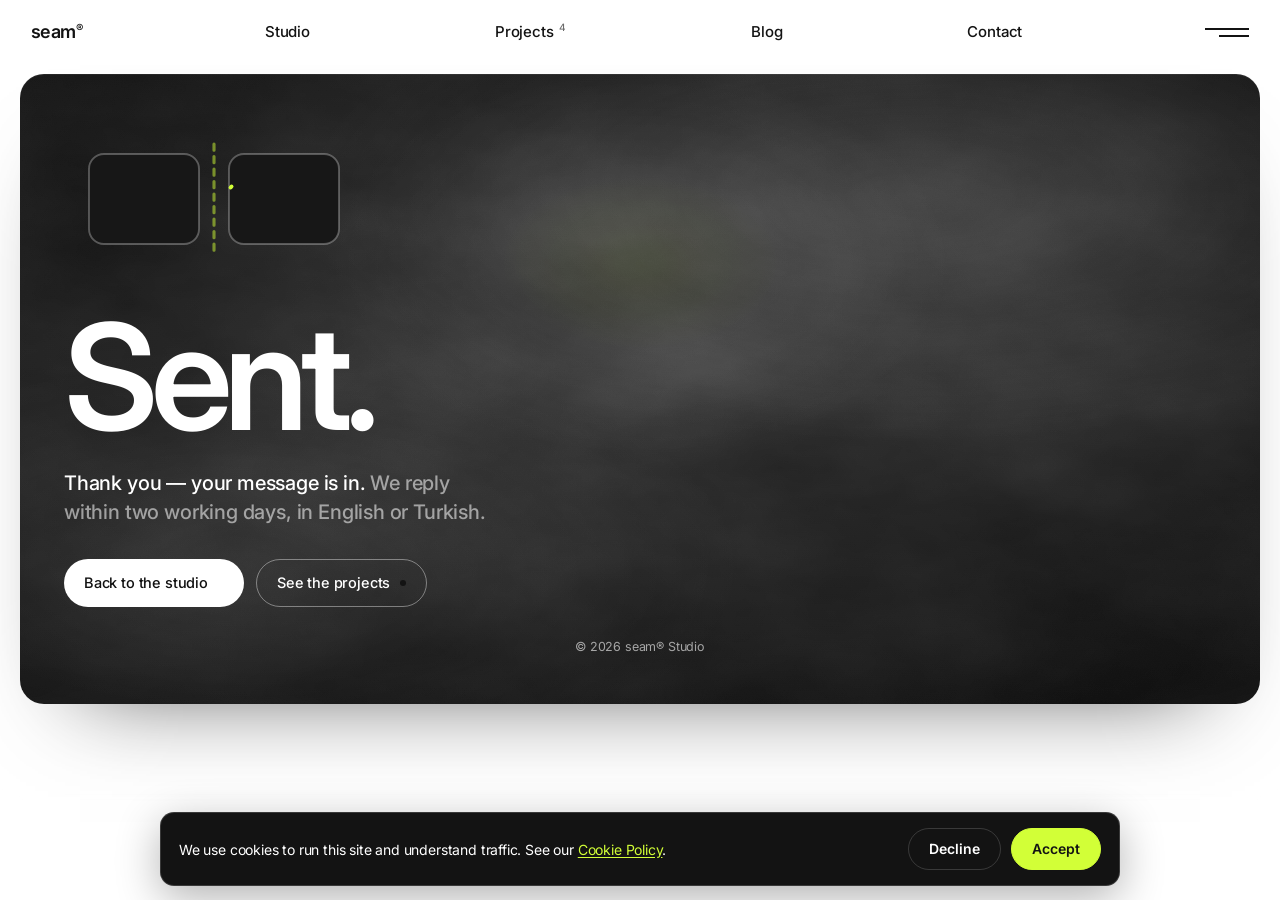
<file: thanks.html>
<!doctype html>
<html lang="en">
<head>
<meta charset="utf-8">
<meta name="viewport" content="width=device-width, initial-scale=1">
<title>Sent — seam®</title>
<meta name="robots" content="noindex">
<link rel="preconnect" href="https://fonts.googleapis.com">
<link rel="preconnect" href="https://fonts.gstatic.com" crossorigin>
<link href="https://fonts.googleapis.com/css2?family=Inter:wght@400;500;600;700&display=swap" rel="stylesheet">
<link rel="stylesheet" href="styles.css">
<link rel="icon" href="data:image/svg+xml,<svg xmlns='http://www.w3.org/2000/svg' viewBox='0 0 100 100'><rect width='100' height='100' rx='18' fill='%23131313'/><path d='M20 50h60' stroke='%23D2FF37' stroke-width='7' stroke-dasharray='11 9'/></svg>">
</head>
<body>

<header class="nav">
  <div class="wrap navrow">
    <a class="logo" href="index.html">seam<span style="font-size:.62em;vertical-align:.5em">®</span></a>
    <nav class="navlinks" aria-label="Primary">
      <a href="studio.html">Studio</a>
      <a href="projects.html">Projects <sup>4</sup></a>
      <a href="blog.html">Blog</a>
      <a href="contact.html">Contact</a>
    </nav>
    <button class="burger" id="burger" aria-label="Menu" aria-expanded="false"><span></span><span></span></button>
  </div>
</header>
<div class="mobilemenu" id="mobilemenu">
  <a href="studio.html">Studio</a><a href="projects.html">Projects</a><a href="blog.html">Blog</a><a href="contact.html">Contact</a>
</div>

<div id="page">
<main>
  <div class="hero wrap" style="max-width:none;padding-left:0;padding-right:0;padding-top:10px">
    <div class="panel smoke heropanel" style="margin:0 var(--inset);min-height:70vh">
      <div>
        <svg class="seammark" viewBox="0 0 240 120" fill="none" aria-hidden="true">
          <rect class="sm-panelL" x="20" y="24" width="88" height="72" rx="12" fill="#171717" stroke="rgba(255,255,255,.28)" stroke-width="1.5"/>
          <rect class="sm-panelR" x="132" y="24" width="88" height="72" rx="12" fill="#171717" stroke="rgba(255,255,255,.28)" stroke-width="1.5"/>
          <path class="sm-seam" d="M120 16v88" stroke="rgba(210,255,55,.5)" stroke-width="2.5" stroke-linecap="round"/>
          <path class="sm-tick" d="M106 62l9 9 19-21" stroke="#D2FF37" stroke-width="3.2" stroke-linecap="round" stroke-linejoin="round"/>
        </svg>
      </div>
      <div>
        <h1 class="mega" style="color:#fff">Sent.</h1>
        <p class="herotag" style="margin-top:22px">Thank you — your message is in. <span class="g">We reply within two working days, in English or Turkish.</span></p>
        <div style="display:flex;gap:12px;margin-top:32px;flex-wrap:wrap">
          <a class="pill" style="background:#fff;color:#111" href="index.html">Back to the studio</a>
          <a class="pill ghost" style="color:#fff;border-color:rgba(255,255,255,.4)" href="projects.html">See the projects</a>
        </div>
      </div>
      <span class="herocopyright">© 2026 seam® Studio</span>
    </div>
  </div>
</main>
</div>

<div class="bottomblur" aria-hidden="true"></div>
<script src="app.js"></script>
</body>
</html>
</file>
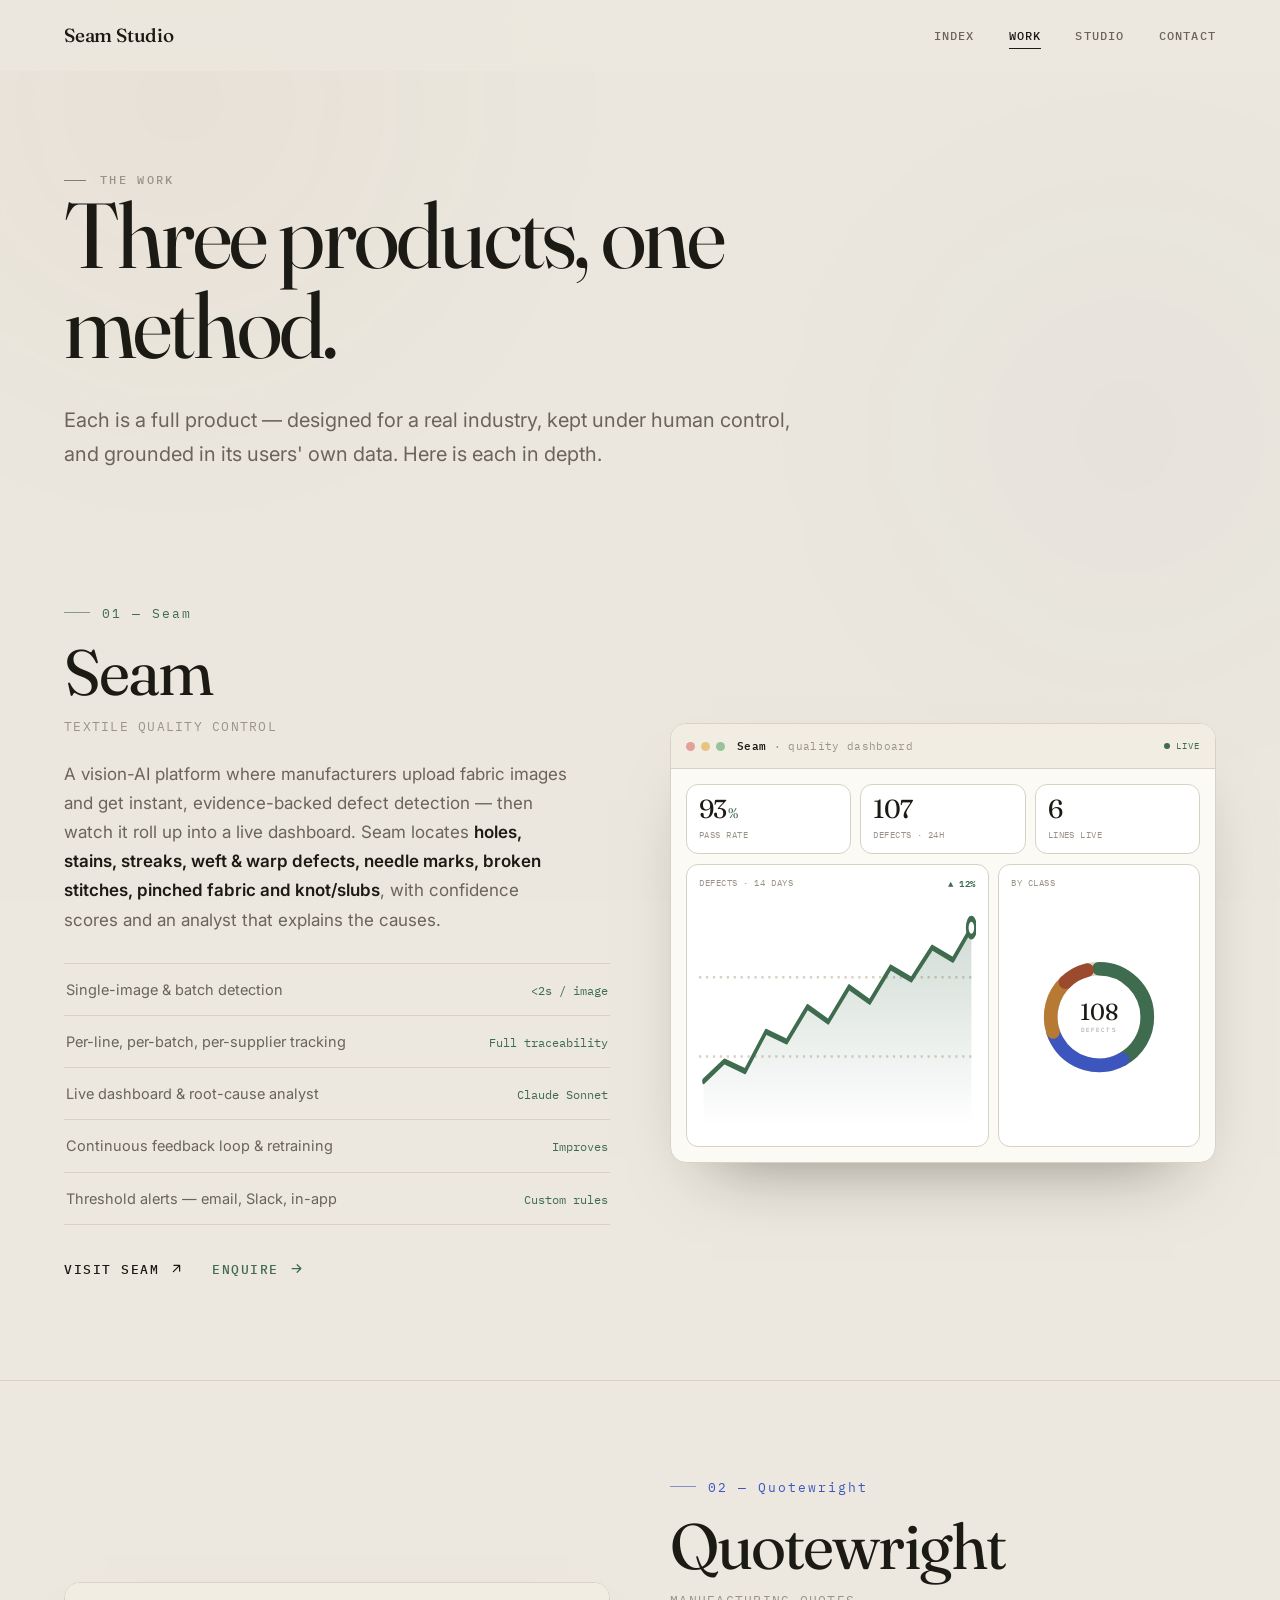
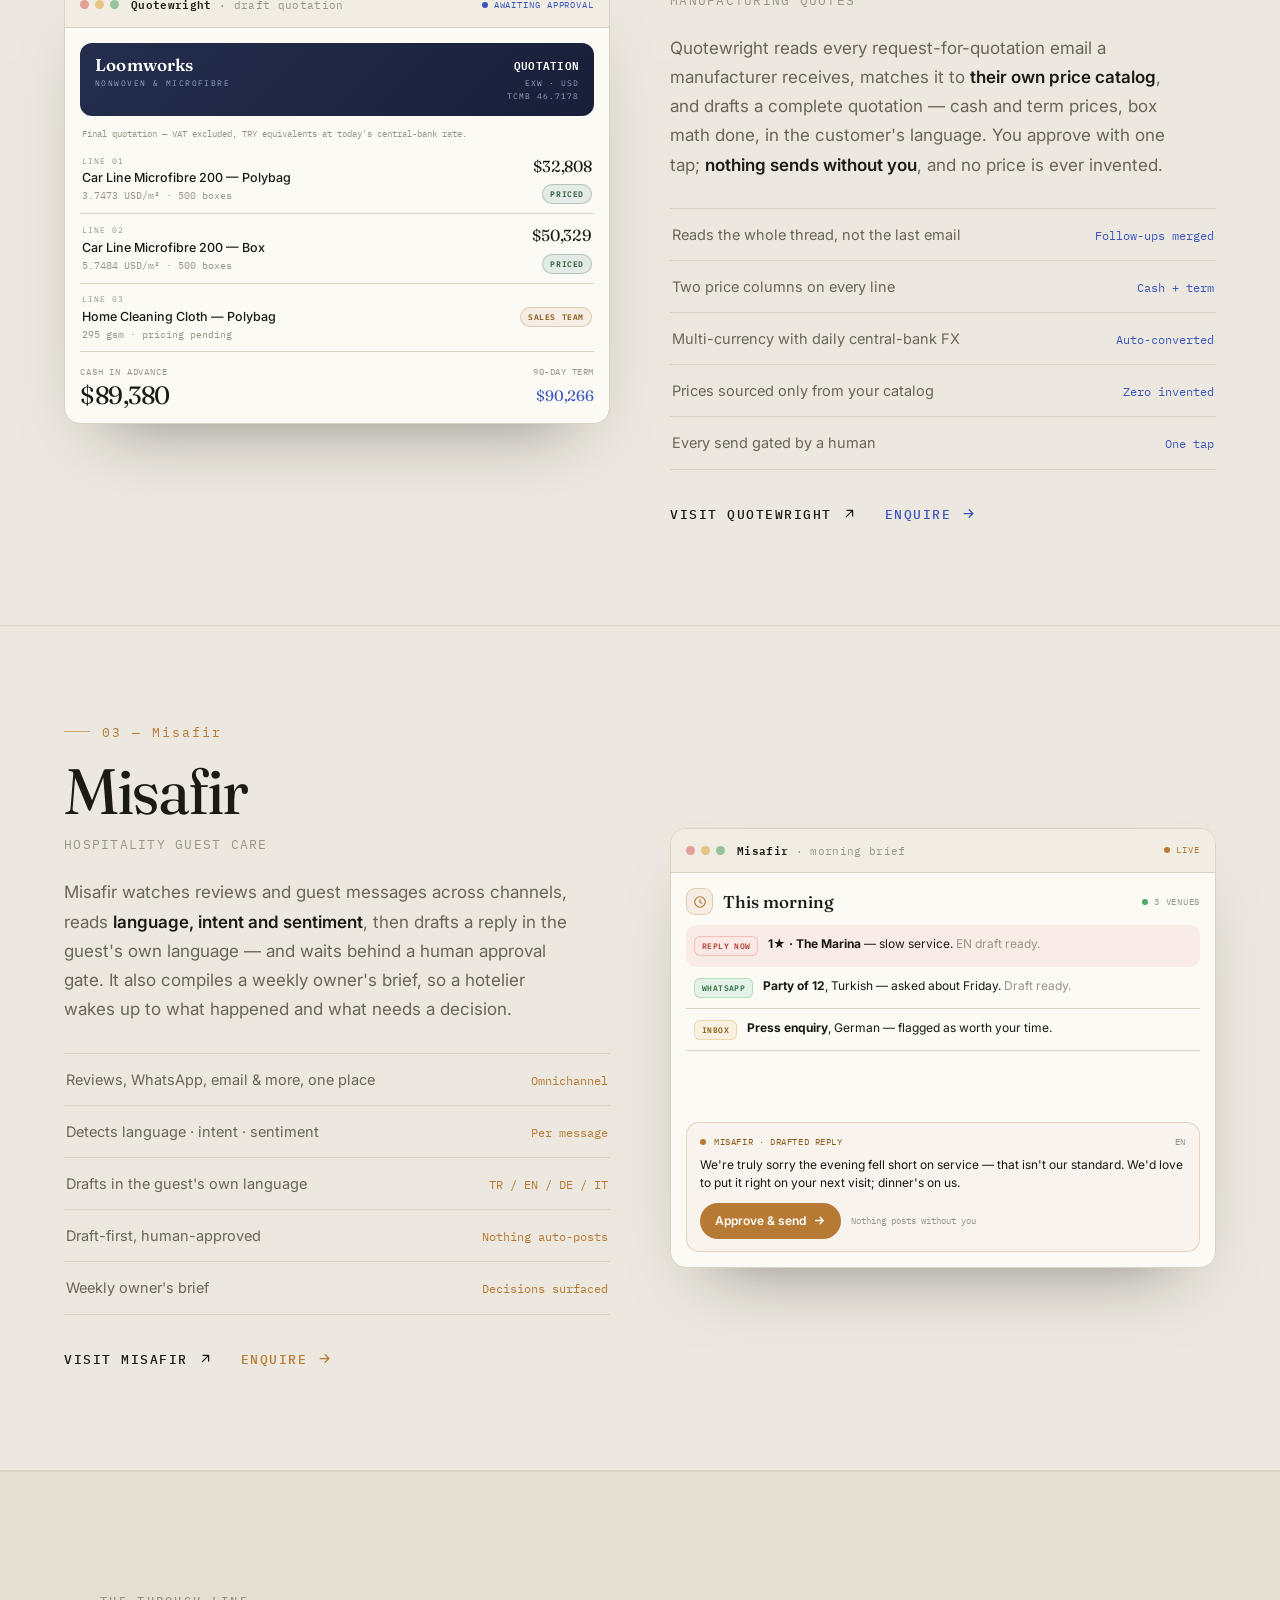
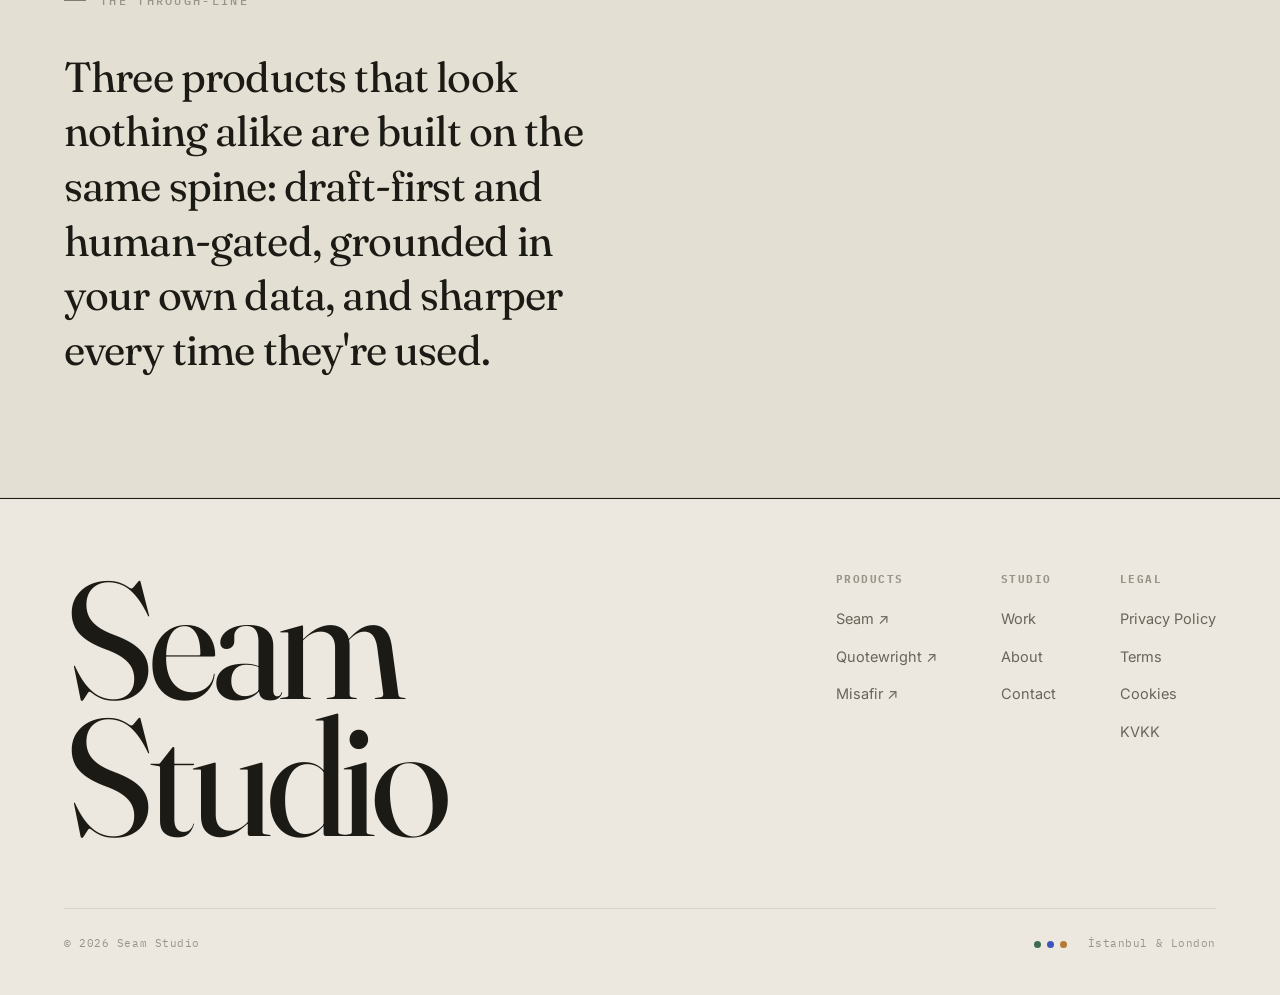
<file: ventures.html>
<!DOCTYPE html>
<html lang="en">
<head>
<meta charset="UTF-8">
<meta name="viewport" content="width=device-width, initial-scale=1.0">
<title>Work — Seam Studio</title>
<meta name="description" content="The products of Seam Studio: Seam (textile quality control), Quotewright (manufacturing quotes), and Misafir (hospitality guest care). Three AI-native products, each built on a real business.">
<meta name="theme-color" content="#ECE8DF">
<link rel="icon" href="favicon.svg" type="image/svg+xml">
<link rel="preconnect" href="https://fonts.googleapis.com">
<link rel="preconnect" href="https://fonts.gstatic.com" crossorigin>
<link href="https://fonts.googleapis.com/css2?family=Fraunces:ital,opsz,wght@0,9..144,400..600;1,9..144,400..600&family=Inter:wght@400;500;600&family=IBM+Plex+Mono:wght@400;500&display=swap" rel="stylesheet">
<link rel="stylesheet" href="assets/style.css?v=7">
</head>
<body>
<div class="ambient" aria-hidden="true"><span class="a1"></span><span class="a2"></span></div>

<nav id="nav">
  <div class="nav-inner">
    <a class="brand" href="index.html" aria-label="Seam Studio home">
      <span class="brand-word">Seam Studio</span>
    </a>
    <ul class="nav-links">
      <li><a href="index.html">Index</a></li>
      <li><a href="ventures.html" class="active">Work</a></li>
      <li><a href="studio.html">Studio</a></li>
      <li><a href="contact.html">Contact</a></li>
    </ul>
    <button class="menu-toggle" id="menuToggle" aria-label="Open menu" aria-expanded="false">
      <svg width="24" height="24" viewBox="0 0 24 24" fill="none" stroke-width="1.6"><path d="M4 8h16M4 16h16"/></svg>
    </button>
  </div>
</nav>

<div class="mobile-nav" id="mobileNav">
  <a href="index.html">Index</a>
  <a href="ventures.html">Work</a>
  <a href="studio.html">Studio</a>
  <a href="contact.html">Contact</a>
</div>

<main>

<header class="page-head">
  <div class="wrap">
    <div class="eyebrow rv">The Work</div>
    <h1 class="display rise" style="max-width:14ch">Three products, one method.</h1>
    <p class="lead rv rv-d2" style="margin-top:34px">Each is a full product — designed for a real industry, kept under human control, and grounded in its users' own data. Here is each in depth.</p>
  </div>
</header>

<!-- ============ SEAM ============ -->
<section class="venture" id="seam" style="--vc:var(--seam)">
  <div class="wrap">
    <div class="venture-grid">
      <div class="venture-copy">
        <div class="venture-index rv">01 — Seam</div>
        <div class="venture-name rise">Seam</div>
        <div class="venture-role rv rv-d1">Textile quality control</div>
        <p class="venture-lead rv rv-d2">A vision-AI platform where manufacturers upload fabric images and get instant, evidence-backed defect detection — then watch it roll up into a live dashboard. Seam locates <b>holes, stains, streaks, weft &amp; warp defects, needle marks, broken stitches, pinched fabric and knot/slubs</b>, with confidence scores and an analyst that explains the causes.</p>
        <div class="vfeatures rv rv-d3">
          <div class="vfeat"><span class="fk">Single-image &amp; batch detection</span><span class="fv">&lt;2s / image</span></div>
          <div class="vfeat"><span class="fk">Per-line, per-batch, per-supplier tracking</span><span class="fv">Full traceability</span></div>
          <div class="vfeat"><span class="fk">Live dashboard &amp; root-cause analyst</span><span class="fv">Claude Sonnet</span></div>
          <div class="vfeat"><span class="fk">Continuous feedback loop &amp; retraining</span><span class="fv">Improves</span></div>
          <div class="vfeat"><span class="fk">Threshold alerts — email, Slack, in-app</span><span class="fv">Custom rules</span></div>
        </div>
        <div class="venture-actions rv rv-d4 we-links">
          <a class="alink we-visit" href="https://seam.seamuk.com" target="_blank" rel="noopener">Visit Seam
            <svg width="15" height="15" viewBox="0 0 24 24" fill="none" stroke="currentColor" stroke-width="2" stroke-linecap="round" stroke-linejoin="round"><path d="M7 17L17 7M8 7h9v9"/></svg>
          </a>
          <a class="alink we-link" href="contact.html">Enquire
            <svg width="15" height="15" viewBox="0 0 24 24" fill="none" stroke="currentColor" stroke-width="2" stroke-linecap="round" stroke-linejoin="round"><path d="M5 12h14M13 6l6 6-6 6"/></svg>
          </a>
        </div>
      </div>
      <div class="screen rv rv-d2" style="--vc:var(--seam)">
        <div class="screen-chrome">
          <span class="screen-dots"><i></i><i></i><i></i></span>
          <span class="screen-title"><b>Seam</b> · quality dashboard</span>
          <span class="screen-live">Live</span>
        </div>
        <div class="screen-body">
          <div class="app-dash">
            <div class="dash-stats">
              <div class="dstat"><div class="n"><span data-count="94">0</span><span class="u">%</span></div><div class="l">Pass rate</div></div>
              <div class="dstat"><div class="n"><span data-count="108">0</span></div><div class="l">Defects · 24h</div></div>
              <div class="dstat"><div class="n"><span data-count="6">0</span></div><div class="l">Lines live</div></div>
            </div>
            <div class="dash-panels">
              <div class="dpanel">
                <div class="ph"><span>Defects · 14 days</span><span class="delta">&#9650; 12%</span></div>
                <div class="trend">
                  <svg viewBox="0 0 240 96" preserveAspectRatio="none">
                    <defs><linearGradient id="seamgrad2" x1="0" y1="0" x2="0" y2="1"><stop offset="0" stop-color="#3F6B4E" stop-opacity="0.24"/><stop offset="1" stop-color="#3F6B4E" stop-opacity="0"/></linearGradient></defs>
                    <g class="trend-grid"><line x1="0" y1="32" x2="240" y2="32"/><line x1="0" y1="64" x2="240" y2="64"/></g>
                    <path class="trend-area" d="M4,74 L22,66 L40,70 L58,54 L76,58 L94,44 L112,50 L130,36 L148,42 L166,28 L184,33 L202,20 L220,25 L236,12 L236,92 L4,92 Z" fill="url(#seamgrad2)"/>
                    <path class="trend-line" d="M4,74 L22,66 L40,70 L58,54 L76,58 L94,44 L112,50 L130,36 L148,42 L166,28 L184,33 L202,20 L220,25 L236,12"/>
                    <circle class="trend-dot" cx="236" cy="12" r="3.6"/>
                  </svg>
                </div>
              </div>
              <div class="dpanel">
                <div class="ph"><span>By class</span></div>
                <div class="donut">
                  <svg viewBox="0 0 120 120">
                    <circle class="donut-track" cx="60" cy="60" r="46"/>
                    <circle class="donut-seg s1" cx="60" cy="60" r="46" stroke="#3F6B4E" style="--seg:121" transform="rotate(-90 60 60)"/>
                    <circle class="donut-seg s2" cx="60" cy="60" r="46" stroke="#3C56BE" style="--seg:81" transform="rotate(61 60 60)"/>
                    <circle class="donut-seg s3" cx="60" cy="60" r="46" stroke="#B67A34" style="--seg:52" transform="rotate(162 60 60)"/>
                    <circle class="donut-seg s4" cx="60" cy="60" r="46" stroke="#9C4A2E" style="--seg:24" transform="rotate(226 60 60)"/>
                    <text class="donut-num" x="60" y="58" text-anchor="middle" dominant-baseline="middle">108</text>
                    <text class="donut-cap" x="60" y="74" text-anchor="middle">DEFECTS</text>
                  </svg>
                </div>
              </div>
            </div>
          </div>
        </div>
      </div>
    </div>
  </div>
</section>

<!-- ============ QUOTEWRIGHT ============ -->
<section class="venture" id="quotewright" style="--vc:var(--qw)">
  <div class="wrap">
    <div class="venture-grid flip">
      <div class="venture-copy">
        <div class="venture-index rv">02 — Quotewright</div>
        <div class="venture-name rise">Quotewright</div>
        <div class="venture-role rv rv-d1">Manufacturing quotes</div>
        <p class="venture-lead rv rv-d2">Quotewright reads every request-for-quotation email a manufacturer receives, matches it to <b>their own price catalog</b>, and drafts a complete quotation — cash and term prices, box math done, in the customer's language. You approve with one tap; <b>nothing sends without you</b>, and no price is ever invented.</p>
        <div class="vfeatures rv rv-d3">
          <div class="vfeat"><span class="fk">Reads the whole thread, not the last email</span><span class="fv">Follow-ups merged</span></div>
          <div class="vfeat"><span class="fk">Two price columns on every line</span><span class="fv">Cash + term</span></div>
          <div class="vfeat"><span class="fk">Multi-currency with daily central-bank FX</span><span class="fv">Auto-converted</span></div>
          <div class="vfeat"><span class="fk">Prices sourced only from your catalog</span><span class="fv">Zero invented</span></div>
          <div class="vfeat"><span class="fk">Every send gated by a human</span><span class="fv">One tap</span></div>
        </div>
        <div class="venture-actions rv rv-d4 we-links">
          <a class="alink we-visit" href="https://quotewright.seamuk.com" target="_blank" rel="noopener">Visit Quotewright
            <svg width="15" height="15" viewBox="0 0 24 24" fill="none" stroke="currentColor" stroke-width="2" stroke-linecap="round" stroke-linejoin="round"><path d="M7 17L17 7M8 7h9v9"/></svg>
          </a>
          <a class="alink we-link" href="contact.html">Enquire
            <svg width="15" height="15" viewBox="0 0 24 24" fill="none" stroke="currentColor" stroke-width="2" stroke-linecap="round" stroke-linejoin="round"><path d="M5 12h14M13 6l6 6-6 6"/></svg>
          </a>
        </div>
      </div>
      <div class="screen rv rv-d2" style="--vc:var(--qw)">
        <div class="screen-chrome">
          <span class="screen-dots"><i></i><i></i><i></i></span>
          <span class="screen-title"><b>Quotewright</b> · draft quotation</span>
          <span class="screen-live">Awaiting approval</span>
        </div>
        <div class="screen-body">
          <div class="qdoc">
            <div class="qdoc-head">
              <div class="co">Loomworks<small>Nonwoven &amp; Microfibre</small></div>
              <div class="mt"><b>Quotation</b>EXW · USD<br>TCMB 46.7178</div>
            </div>
            <div class="qdoc-sub">Final quotation — VAT excluded, TRY equivalents at today's central-bank rate.</div>
            <div class="qrows">
              <div class="qrow">
                <div class="pd"><div class="ln">Line 01</div><div class="nm">Car Line Microfibre 200 — Polybag</div><div class="sp">3.7473 USD/m² · 500 boxes</div></div>
                <div class="rt"><div class="amt">$32,808</div><span class="pill priced">Priced</span></div>
              </div>
              <div class="qrow">
                <div class="pd"><div class="ln">Line 02</div><div class="nm">Car Line Microfibre 200 — Box</div><div class="sp">5.7484 USD/m² · 500 boxes</div></div>
                <div class="rt"><div class="amt">$50,329</div><span class="pill priced">Priced</span></div>
              </div>
              <div class="qrow">
                <div class="pd"><div class="ln">Line 03</div><div class="nm">Home Cleaning Cloth — Polybag</div><div class="sp">295 gsm · pricing pending</div></div>
                <div class="rt"><span class="pill sales">Sales team</span></div>
              </div>
            </div>
            <div class="qgrand">
              <div><div class="lbl">Cash in advance</div><div class="cash"><span data-count="91801" data-prefix="$">$0</span></div></div>
              <div class="rt">90-day term<b><span data-count="92711" data-prefix="$">$0</span></b></div>
            </div>
          </div>
        </div>
      </div>
    </div>
  </div>
</section>

<!-- ============ MISAFIR ============ -->
<section class="venture" id="misafir" style="--vc:var(--mis)">
  <div class="wrap">
    <div class="venture-grid">
      <div class="venture-copy">
        <div class="venture-index rv">03 — Misafir</div>
        <div class="venture-name rise">Misafir</div>
        <div class="venture-role rv rv-d1">Hospitality guest care</div>
        <p class="venture-lead rv rv-d2">Misafir watches reviews and guest messages across channels, reads <b>language, intent and sentiment</b>, then drafts a reply in the guest's own language — and waits behind a human approval gate. It also compiles a weekly owner's brief, so a hotelier wakes up to what happened and what needs a decision.</p>
        <div class="vfeatures rv rv-d3">
          <div class="vfeat"><span class="fk">Reviews, WhatsApp, email &amp; more, one place</span><span class="fv">Omnichannel</span></div>
          <div class="vfeat"><span class="fk">Detects language · intent · sentiment</span><span class="fv">Per message</span></div>
          <div class="vfeat"><span class="fk">Drafts in the guest's own language</span><span class="fv">TR / EN / DE / IT</span></div>
          <div class="vfeat"><span class="fk">Draft-first, human-approved</span><span class="fv">Nothing auto-posts</span></div>
          <div class="vfeat"><span class="fk">Weekly owner's brief</span><span class="fv">Decisions surfaced</span></div>
        </div>
        <div class="venture-actions rv rv-d4 we-links">
          <a class="alink we-visit" href="https://misafir.seamuk.com" target="_blank" rel="noopener">Visit Misafir
            <svg width="15" height="15" viewBox="0 0 24 24" fill="none" stroke="currentColor" stroke-width="2" stroke-linecap="round" stroke-linejoin="round"><path d="M7 17L17 7M8 7h9v9"/></svg>
          </a>
          <a class="alink we-link" href="contact.html">Enquire
            <svg width="15" height="15" viewBox="0 0 24 24" fill="none" stroke="currentColor" stroke-width="2" stroke-linecap="round" stroke-linejoin="round"><path d="M5 12h14M13 6l6 6-6 6"/></svg>
          </a>
        </div>
      </div>
      <div class="screen rv rv-d2" style="--vc:var(--mis)">
        <div class="screen-chrome">
          <span class="screen-dots"><i></i><i></i><i></i></span>
          <span class="screen-title"><b>Misafir</b> · morning brief</span>
          <span class="screen-live">Live</span>
        </div>
        <div class="screen-body">
          <div class="digest">
            <div class="dg-head">
              <span class="ic"><svg viewBox="0 0 24 24" fill="none"><circle cx="12" cy="12" r="9"/><path stroke-linecap="round" stroke-linejoin="round" d="M12 8v4l3 2"/></svg></span>
              <span class="t">This morning</span>
              <span class="live">3 venues</span>
            </div>
            <div class="dg-list">
              <div class="dg-row active">
                <span class="dg-pill now">Reply now</span>
                <span class="tx"><b>1★ · The Marina</b> — slow service. <span class="mut">EN draft ready.</span></span>
              </div>
              <div class="dg-row">
                <span class="dg-pill wa">WhatsApp</span>
                <span class="tx"><b>Party of 12</b>, Turkish — asked about Friday. <span class="mut">Draft ready.</span></span>
              </div>
              <div class="dg-row">
                <span class="dg-pill inbox">Inbox</span>
                <span class="tx"><b>Press enquiry</b>, German — flagged as worth your time.</span>
              </div>
            </div>
            <div class="dg-draft">
              <div class="dh">Misafir · drafted reply<span class="l">EN</span></div>
              <div class="rp">We're truly sorry the evening fell short on service — that isn't our standard. We'd love to put it right on your next visit; dinner's on us.</div>
              <div class="cact">
                <span class="send">Approve &amp; send
                  <svg width="13" height="13" viewBox="0 0 24 24" fill="none" stroke="currentColor" stroke-width="2.4" stroke-linecap="round" stroke-linejoin="round"><path d="M5 12h14M13 6l6 6-6 6"/></svg>
                </span>
                <small>Nothing posts without you</small>
              </div>
            </div>
          </div>
        </div>
      </div>
    </div>
  </div>
</section>

<!-- ============ SHARED METHOD ============ -->
<section class="section band">
  <div class="wrap">
    <div class="eyebrow rv" style="margin-bottom:40px">The through-line</div>
    <p class="statement-body rise">Three products that look nothing alike are built on the same spine: draft-first and human-gated, grounded in your own data, and sharper every time they're used.</p>
  </div>
</section>

</main>

<footer>
  <div class="wrap">
    <div class="foot-top">
      <div class="foot-word">Seam<br>Studio</div>
      <div class="foot-cols">
        <div class="foot-col">
          <h6>Products</h6>
          <ul>
            <li><a href="https://seam.seamuk.com" target="_blank" rel="noopener">Seam &#8599;</a></li>
            <li><a href="https://quotewright.seamuk.com" target="_blank" rel="noopener">Quotewright &#8599;</a></li>
            <li><a href="https://misafir.seamuk.com" target="_blank" rel="noopener">Misafir &#8599;</a></li>
          </ul>
        </div>
        <div class="foot-col">
          <h6>Studio</h6>
          <ul>
            <li><a href="ventures.html">Work</a></li>
            <li><a href="studio.html">About</a></li>
            <li><a href="contact.html">Contact</a></li>
          </ul>
        </div>
        <div class="foot-col">
          <h6>Legal</h6>
          <ul>
            <li><a href="privacy.html">Privacy Policy</a></li>
            <li><a href="terms.html">Terms</a></li>
            <li><a href="cookies.html">Cookies</a></li>
            <li><a href="kvkk.html">KVKK</a></li>
          </ul>
        </div>
      </div>
    </div>
    <div class="foot-base">
      <span>© <span id="year">2026</span> Seam Studio</span>
      <span class="dots"><i></i><i></i><i></i>&nbsp; İstanbul &amp; London</span>
    </div>
  </div>
</footer>

<script src="assets/main.js?v=7"></script>
</body>
</html>
</file>
<file: styles.css>
:root{
  --bg:#FFFFFF; --ink:#131313; --grey:#9B9B9B; --soft:#6B6B6B;
  --row:#F5F5F5; --hair:#E7E7E7; --panel:#111111; --panel-soft:#1C1C1C;
  --lime:#D2FF37; --r-lg:24px; --r-md:18px; --r-sm:14px;
  --pad:clamp(16px,2.4vw,32px); --inset:clamp(8px,1.6vw,28px);
  --font:'Inter',-apple-system,BlinkMacSystemFont,'SF Pro Display','Segoe UI',Roboto,Helvetica,Arial,sans-serif;
  --noise:url("data:image/svg+xml,%3Csvg xmlns='http://www.w3.org/2000/svg' width='900' height='620'%3E%3Cfilter id='n'%3E%3CfeTurbulence type='fractalNoise' baseFrequency='0.006 0.011' numOctaves='5' seed='11'/%3E%3CfeColorMatrix type='matrix' values='0 0 0 0 0.72 0 0 0 0 0.72 0 0 0 0 0.72 0 0 0 0.75 0'/%3E%3C/filter%3E%3Crect width='900' height='620' filter='url(%23n)'/%3E%3C/svg%3E");
  --grain:url("data:image/svg+xml,%3Csvg xmlns='http://www.w3.org/2000/svg' width='420' height='420'%3E%3Cfilter id='g'%3E%3CfeTurbulence type='fractalNoise' baseFrequency='0.9' numOctaves='2' seed='3'/%3E%3CfeColorMatrix type='matrix' values='0 0 0 0 1 0 0 0 0 1 0 0 0 0 1 0 0 0 0.05 0'/%3E%3C/filter%3E%3Crect width='420' height='420' filter='url(%23g)'/%3E%3C/svg%3E");
}
*{box-sizing:border-box}
html{scroll-behavior:smooth}
body{margin:0;background:var(--bg);color:var(--ink);font-family:var(--font);
  font-size:16px;line-height:1.55;letter-spacing:-.011em;-webkit-font-smoothing:antialiased}
a{color:inherit;text-decoration:none}
h1,h2,h3{margin:0;font-weight:600;letter-spacing:-.045em;line-height:1;text-wrap:balance}
p{margin:0}
img,svg{display:block}
.g{color:var(--grey)}
.wrap{padding-left:var(--pad);padding-right:var(--pad);max-width:1440px;margin:0 auto}
section{padding-top:clamp(70px,9vw,130px);padding-bottom:clamp(70px,9vw,130px)}

/* type system */
.mega{font-size:clamp(58px,11.5vw,164px);font-weight:600;letter-spacing:-.05em;line-height:.95}
.big{font-size:clamp(30px,4.2vw,56px);font-weight:600;letter-spacing:-.04em;line-height:1.12}
.sup{font-size:clamp(16px,1.8vw,26px);font-weight:500;letter-spacing:-.02em;vertical-align:super;color:var(--grey)}
.label{display:inline-flex;align-items:center;gap:9px;font-size:14.5px;font-weight:500;letter-spacing:-.01em}
.label svg{width:17px;height:17px;flex:0 0 auto}

/* smooth-scroll shell */
#page.smooth{position:fixed;top:0;left:0;right:0;will-change:transform}
#page{padding-top:64px}

/* bottom progressive blur */
.bottomblur{position:fixed;left:0;right:0;bottom:0;height:120px;z-index:40;pointer-events:none;
  backdrop-filter:blur(10px);-webkit-backdrop-filter:blur(10px);
  mask-image:linear-gradient(to top,#000 25%,transparent 95%);
  -webkit-mask-image:linear-gradient(to top,#000 25%,transparent 95%)}

/* nav (fixed) */
header.nav{position:fixed;top:0;left:0;right:0;z-index:60;background:rgba(255,255,255,.92);backdrop-filter:blur(10px);-webkit-backdrop-filter:blur(10px)}
.navrow{display:flex;align-items:center;height:64px}
.navrow .logo{font-size:18px;font-weight:600;letter-spacing:-.03em}
.navlinks{flex:1;display:flex;justify-content:space-evenly;align-items:center;font-size:15px;font-weight:500}
.navlinks a{position:relative;padding:6px 2px}
.navlinks a sup{font-size:10px;color:var(--soft);margin-left:2px}
.navlinks a:hover,.navlinks a[aria-current]{color:var(--soft)}
.burger{display:flex;flex-direction:column;gap:5px;width:44px;align-items:flex-end;background:none;border:0;cursor:pointer;padding:8px 0}
.burger span{display:block;height:2px;background:var(--ink);width:44px;transition:width .25s}
.burger span:last-child{width:30px}
.burger:hover span{width:44px}
.mobilemenu{display:none;position:fixed;top:64px;left:0;right:0;background:#fff;border-bottom:1px solid var(--hair);padding:18px var(--pad) 26px;z-index:59}
.mobilemenu a{display:block;padding:12px 0;font-size:22px;font-weight:600;letter-spacing:-.03em}
.mobilemenu.open{display:block}
@media(max-width:840px){ .navlinks{display:none} }

/* pills */
.pill{display:inline-flex;align-items:center;gap:10px;background:var(--ink);color:#fff;border:0;cursor:pointer;
  font-family:var(--font);font-size:14.5px;font-weight:500;padding:12px 20px;border-radius:100px;transition:transform .2s,background .2s}
.pill::after{content:"";width:6px;height:6px;border-radius:50%;background:#fff;transition:background .2s}
.pill:hover{transform:scale(1.03);background:#000}
.pill:hover::after{background:var(--lime)}
.pill.ghost{background:transparent;color:var(--ink);border:1px solid var(--hair)}
.pill.ghost::after{background:var(--ink)}
.pill.ghost:hover{border-color:var(--ink);background:transparent}

/* dark inset panels */
.panel{margin:0 var(--inset);border-radius:var(--r-lg);background:var(--panel);color:#fff;overflow:hidden;position:relative}
.panel .inner{padding:clamp(28px,4vw,64px)}
.smoke{background:
    var(--grain),
    radial-gradient(90% 70% at 72% 20%, rgba(255,255,255,.14), transparent 55%),
    radial-gradient(70% 60% at 18% 78%, rgba(255,255,255,.09), transparent 58%),
    var(--noise),
    radial-gradient(120% 90% at 50% 45%, #262626 0%, #0C0C0C 70%);
  background-size:420px, cover, cover, cover, cover;background-blend-mode:overlay,screen,screen,soft-light,normal}

/* hero */
.hero{padding:10px 0 34px}
.heropanel{min-height:min(88vh,860px);display:flex;flex-direction:column;justify-content:space-between;padding:clamp(24px,3.4vw,52px)}
.herotop{display:flex;justify-content:space-between;align-items:flex-start;gap:24px}
.wordmark{font-size:clamp(76px,15.5vw,218px);font-weight:600;letter-spacing:-.05em;line-height:.9;color:#fff}
.wordmark .r{font-weight:500;font-size:.42em;vertical-align:.62em;letter-spacing:0}
.wordmark-sub{font-size:clamp(30px,5vw,64px);font-weight:500;letter-spacing:-.035em;color:#fff;margin-top:6px;padding-left:clamp(40px,22vw,340px)}
.heroservices{list-style:none;margin:6px 0 0;padding:0;display:flex;flex-direction:column;gap:10px;
  font-size:clamp(14px,1.3vw,17px);font-weight:500;color:#fff;flex:0 0 auto}
.plusrow{display:flex;justify-content:space-between;padding:0 clamp(6px,4vw,60px);color:rgba(255,255,255,.55);font-size:18px;font-weight:300}
.herobottom{display:flex;justify-content:space-between;align-items:flex-end;gap:28px;flex-wrap:wrap}
.herotag{max-width:34ch;font-size:clamp(16px,1.6vw,20px);font-weight:500;line-height:1.45;color:#fff}
.herotag .g{color:rgba(255,255,255,.55)}
.herocopyright{font-size:12.5px;color:rgba(255,255,255,.6);align-self:flex-end;margin:0 auto;padding-bottom:4px}
.herocard{background:#fff;color:var(--ink);border-radius:var(--r-md);padding:12px;display:flex;gap:14px;align-items:stretch;min-width:270px}
.herocard .col{display:flex;flex-direction:column;gap:2px;padding:4px 6px 4px 0}
.herocard .role{font-size:12.5px;color:var(--soft)}
.herocard .name{font-size:18px;font-weight:600;letter-spacing:-.02em;line-height:1.15;margin:2px 0 10px}
@media(max-width:760px){ .herotop{flex-direction:column} .herocopyright{order:3} }

/* monogram tile (no stock faces — truthful placeholder for a real photo) */
.mono{display:flex;align-items:center;justify-content:center;background:var(--grain),linear-gradient(160deg,#2E2E2E,#101010);
  background-size:420px,cover;color:#fff;font-weight:600;letter-spacing:-.03em}
.mono.small{width:96px;border-radius:12px;font-size:26px;flex:0 0 auto}
.mono.avatar{width:42px;height:42px;border-radius:50%;font-size:14px;flex:0 0 auto}

/* section head */
.titlerow{display:grid;grid-template-columns:1fr auto 1fr;align-items:baseline;gap:18px;margin-bottom:clamp(36px,5vw,72px)}
.titlerow .aside-l{font-size:15px;color:var(--soft);font-weight:500}
.titlerow .aside-r{font-size:15px;color:var(--soft);max-width:30ch;justify-self:end;line-height:1.5}
.titlerow .t{text-align:center}
.titlerow .t .copy{display:block;font-size:clamp(16px,2vw,26px);font-weight:500;letter-spacing:-.02em;margin-top:8px;text-align:left;padding-left:.15em}
@media(max-width:760px){ .titlerow{grid-template-columns:1fr} .titlerow .t{text-align:left} .titlerow .aside-r{justify-self:start} }

/* projects */
.projgrid{display:grid;grid-template-columns:1fr 1fr;gap:22px}
@media(max-width:820px){ .projgrid{grid-template-columns:1fr} }
.proj .bar{display:flex;align-items:center;gap:10px;background:#fff;border:1px solid var(--hair);border-radius:100px;
  padding:13px 20px;margin-bottom:10px;box-shadow:0 1px 2px rgba(0,0,0,.03)}
.proj .bar .nm{font-weight:600;font-size:16.5px;letter-spacing:-.02em}
.proj .bar .yr{font-size:12.5px;color:var(--grey)}
.proj .bar .dots{margin-left:auto;color:#C9C9C9;letter-spacing:2px;font-weight:700}
.proj .bar .visit{margin-left:auto;display:inline-flex;align-items:center;gap:7px;background:var(--ink);color:#fff;
  font-size:12px;font-weight:600;padding:8px 14px;border-radius:100px;transition:transform .2s,background .2s;white-space:nowrap}
.proj .bar .visit::after{content:"";width:5px;height:5px;border-radius:50%;background:#fff;transition:background .2s}
.proj .bar .visit:hover{transform:scale(1.04);background:#000}
.proj .bar .visit:hover::after{background:var(--lime)}
.projdetail .bar-visit{display:inline-flex}
.proj .img{position:relative;aspect-ratio:16/10.6;border-radius:var(--r-md);overflow:hidden;background:#111;transition:transform .5s cubic-bezier(.2,.7,.2,1)}
.proj:hover .img{transform:scale(1.008)}
.proj .img .mark{position:absolute;left:0;right:0;bottom:18px;display:flex;justify-content:center;align-items:center;gap:10px;z-index:6;
  color:#fff;font-weight:600;font-size:clamp(16px,1.8vw,21px);letter-spacing:-.02em;text-shadow:0 1px 14px rgba(0,0,0,.45)}

/* ===== project animations (shared canvas) ===== */
.anim{position:absolute;inset:0;color:#fff;background:
    var(--grain),
    radial-gradient(1.2px 1.2px at 24px 24px, rgba(255,255,255,.13) 1px, transparent 1.2px),
    radial-gradient(130% 110% at 50% 20%,#212121,#0B0B0B 75%)}
.anim{background-size:420px,48px 48px,cover}
.anim::after{content:"";position:absolute;inset:0;pointer-events:none;
  background:radial-gradient(120% 90% at 50% 50%,transparent 55%,rgba(0,0,0,.5));z-index:5}
.anim *{font-family:var(--font)}
@media (prefers-reduced-motion:reduce){ .anim *,.anim{animation:none !important} }

/* — Seam Vision: defect-detection line monitor — */
.av-frame{position:absolute;inset:7% 6% 15%;background:#141414;border:1px solid rgba(255,255,255,.14);border-radius:12px;overflow:hidden;
  box-shadow:0 24px 60px rgba(0,0,0,.55)}
.av-head{height:26px;border-bottom:1px solid rgba(255,255,255,.1);display:flex;align-items:center;gap:8px;padding:0 12px;background:#191919}
.av-head .dots{display:flex;gap:4px}
.av-head .dots i{width:5px;height:5px;border-radius:50%;background:#3A3A3A}
.av-head .t{font-size:8px;font-weight:600;letter-spacing:.12em;color:#CFCFCF;text-transform:uppercase}
.av-head .live{margin-left:auto;display:flex;align-items:center;gap:5px;font-size:7.5px;font-weight:600;letter-spacing:.08em;color:var(--lime)}
.av-head .live i{width:5px;height:5px;border-radius:50%;background:var(--lime);animation:av-blink 1.4s infinite}
@keyframes av-blink{0%,100%{opacity:1}50%{opacity:.25}}
.av-fabric{position:absolute;top:26px;left:0;right:35%;bottom:0;overflow:hidden;
  background:
    repeating-linear-gradient(0deg,rgba(255,255,255,.045) 0 1px,transparent 1px 7px),
    repeating-linear-gradient(90deg,#242424 0 9px,#1D1D1D 9px 18px),
    linear-gradient(180deg,#222,#1A1A1A);
  animation:av-roll 9s linear infinite}
@keyframes av-roll{from{background-position:0 0,0 0,0 0}to{background-position:0 0,216px 0,0 0}}
.av-fabric::after{content:"";position:absolute;inset:0;
  background:repeating-linear-gradient(90deg,transparent 0 53px,rgba(255,255,255,.05) 53px 54px),
             repeating-linear-gradient(0deg,transparent 0 33px,rgba(255,255,255,.05) 33px 34px)}
.av-scan{position:absolute;top:26px;bottom:0;width:44px;left:-10%;pointer-events:none;
  background:linear-gradient(90deg,transparent,rgba(210,255,55,.14) 82%,rgba(210,255,55,.55));
  border-right:1.5px solid var(--lime);box-shadow:14px 0 34px rgba(210,255,55,.28);
  animation:av-scan 10s cubic-bezier(.45,0,.55,1) infinite}
@keyframes av-scan{0%{left:-12%}42%{left:62%}50%{left:62%}92%{left:-12%}100%{left:-12%}}
.av-box{position:absolute;opacity:0;animation:av-blip 10s infinite;z-index:3}
.av-box .frame{position:relative;border:1.5px solid var(--lime);border-radius:3px;width:100%;height:100%;
  box-shadow:0 0 0 3px rgba(210,255,55,.12),0 0 22px rgba(210,255,55,.3);animation:av-glow 2.2s ease-in-out infinite}
@keyframes av-glow{0%,100%{box-shadow:0 0 0 3px rgba(210,255,55,.1),0 0 14px rgba(210,255,55,.2)}50%{box-shadow:0 0 0 3px rgba(210,255,55,.2),0 0 26px rgba(210,255,55,.42)}}
.av-box b{position:absolute;top:-17px;left:-2px;font-size:7.5px;font-weight:700;color:#111;background:var(--lime);border-radius:3px;padding:2px 5px;letter-spacing:.05em;white-space:nowrap}
.av-box .conf{position:absolute;bottom:-15px;right:0;font-size:7px;color:var(--lime);font-variant-numeric:tabular-nums;letter-spacing:.03em}
.av-b1{top:37%;left:16%;width:44px;height:26px;animation-delay:1.2s}
.av-b2{top:62%;left:38%;width:32px;height:22px;animation-delay:4.6s}
@keyframes av-blip{0%,6%{opacity:0;transform:scale(1.6)}9%{opacity:1;transform:scale(.96)}11%,72%{opacity:1;transform:scale(1)}80%,100%{opacity:0;transform:scale(1)}}
.av-side{position:absolute;top:26px;right:0;width:35%;bottom:0;border-left:1px solid rgba(255,255,255,.1);padding:10px;display:flex;flex-direction:column;gap:8px;background:#171717}
.av-tile{background:#1F1F1F;border:1px solid rgba(255,255,255,.06);border-radius:8px;padding:7px 9px}
.av-tile .k{font-size:7px;color:#8E8E8E;letter-spacing:.09em;text-transform:uppercase}
.av-tile .v{font-size:14px;font-weight:600;letter-spacing:-.02em;margin-top:2px;font-variant-numeric:tabular-nums}
.av-tile .v em{font-style:normal;font-size:8px;color:var(--lime);margin-left:4px}
.av-flag{display:flex;align-items:center;gap:6px;font-size:8px;color:#DDD;background:#1F1F1F;border:1px solid rgba(255,255,255,.06);border-radius:8px;padding:6px 9px;
  opacity:0;animation:av-flagin 10s infinite}
.av-flag i{width:6px;height:6px;border-radius:2px;background:var(--lime);flex:0 0 auto}
.av-flag.f2{animation-delay:3.4s}
@keyframes av-flagin{0%,12%{opacity:0;transform:translateX(10px)}16%,80%{opacity:1;transform:none}88%,100%{opacity:0}}
.av-bars{display:flex;gap:4px;align-items:flex-end;height:30px;margin-top:4px}
.av-bars i{flex:1;background:#333;border-radius:2.5px;animation:av-bar 3.2s ease-in-out infinite}
.av-bars i:nth-child(2){animation-delay:.25s}.av-bars i:nth-child(3){animation-delay:.5s;background:var(--lime)}
.av-bars i:nth-child(4){animation-delay:.75s}.av-bars i:nth-child(5){animation-delay:1s}.av-bars i:nth-child(6){animation-delay:1.25s}
@keyframes av-bar{0%,100%{height:26%}50%{height:96%}}

/* — Quotewright: RFQ → quote generation — */
.aq-mail{position:absolute;top:11%;left:6%;width:35%;bottom:22%;background:#181818;border:1px solid rgba(255,255,255,.13);border-radius:11px;padding:12px;
  box-shadow:0 20px 50px rgba(0,0,0,.5);animation:aq-mailfloat 12s ease-in-out infinite}
@keyframes aq-mailfloat{0%,100%{transform:translateY(0)}50%{transform:translateY(-5px)}}
.aq-mail .subj{display:flex;align-items:center;gap:6px;font-size:8px;font-weight:600;color:#EDEDED;padding-bottom:7px;border-bottom:1px solid rgba(255,255,255,.09);margin-bottom:8px}
.aq-mail .subj i{width:6px;height:6px;border-radius:50%;background:#4A6CFF;flex:0 0 auto}
.aq-mail .from{font-size:7px;color:#8E8E8E;margin-bottom:8px;letter-spacing:.03em}
.aq-mail .line{height:5px;border-radius:3px;background:linear-gradient(90deg,#2E2E2E,#232323);margin:6px 0;opacity:0;transform:translateX(-6px);animation:aq-in 12s infinite}
.aq-mail .line:nth-of-type(1){width:90%;animation-delay:.2s}.aq-mail .line:nth-of-type(2){width:68%;animation-delay:.45s}
.aq-mail .line:nth-of-type(3){width:82%;animation-delay:.7s}.aq-mail .line:nth-of-type(4){width:52%;animation-delay:.95s}
.aq-att{display:inline-flex;align-items:center;gap:5px;font-size:7.5px;color:#CFCFCF;background:#242424;border:1px solid rgba(255,255,255,.1);
  border-radius:6px;padding:4px 8px;margin-top:9px;opacity:0;animation:aq-in 12s infinite;animation-delay:1.2s}
.aq-att b{color:var(--lime);font-weight:700}
@keyframes aq-in{0%,8%{opacity:0;transform:translateX(-6px)}12%,82%{opacity:1;transform:none}90%,100%{opacity:0}}
.aq-flow{position:absolute;top:47%;left:42.5%;width:13%;height:2px;z-index:2}
.aq-flow .track{position:absolute;inset:0;background:repeating-linear-gradient(90deg,rgba(255,255,255,.25) 0 5px,transparent 5px 10px);border-radius:2px;
  opacity:0;animation:aq-in 12s infinite;animation-delay:1.6s}
.aq-flow .dot{position:absolute;top:-2.5px;left:0;width:7px;height:7px;border-radius:50%;background:var(--lime);box-shadow:0 0 12px rgba(210,255,55,.7);
  opacity:0;animation:aq-dot 12s infinite}
@keyframes aq-dot{0%,14%{opacity:0;left:0}17%{opacity:1}24%{left:calc(100% - 7px);opacity:1}27%,100%{opacity:0;left:calc(100% - 7px)}}
.aq-quote{position:absolute;top:8%;right:6%;width:44%;bottom:14%;background:#F7F6F3;color:#131313;border-radius:11px;padding:13px;overflow:hidden;
  box-shadow:0 24px 60px rgba(0,0,0,.55)}
.aq-quote .lh{display:flex;align-items:center;justify-content:space-between;padding-bottom:8px;border-bottom:1.5px solid #131313;margin-bottom:9px}
.aq-quote .lh .wm{font-size:10px;font-weight:700;letter-spacing:-.03em}
.aq-quote .lh .no{font-size:7px;color:#6B6B6B;letter-spacing:.06em;font-variant-numeric:tabular-nums}
.aq-langs{display:flex;gap:4px;margin-bottom:8px}
.aq-langs i{font-style:normal;font-size:6.5px;font-weight:700;letter-spacing:.05em;color:#6B6B6B;border:1px solid #DDD;border-radius:4px;padding:2px 5px;
  opacity:0;animation:aq-rowin 12s infinite}
.aq-langs i:nth-child(1){animation-delay:2.5s}.aq-langs i:nth-child(2){animation-delay:2.65s}.aq-langs i:nth-child(3){animation-delay:2.8s}
.aq-langs i.on{background:#131313;color:#fff;border-color:#131313}
.aq-row{display:flex;justify-content:space-between;align-items:center;background:#fff;border:1px solid #ECECEC;border-radius:7px;padding:6px 8px;margin:5px 0;
  opacity:0;transform:translateY(8px);animation:aq-rowin 12s infinite}
.aq-row .l .p{font-size:8px;font-weight:600;letter-spacing:-.01em}
.aq-row .l .s{font-size:6.5px;color:#9B9B9B;font-family:ui-monospace,Menlo,monospace;margin-top:1px}
.aq-row b{font-size:8.5px;font-weight:700;font-variant-numeric:tabular-nums;white-space:nowrap}
.aq-row b.pend{color:#9A5B2E;font-weight:600}
.aq-row:nth-of-type(1){animation-delay:3.2s}.aq-row:nth-of-type(2){animation-delay:3.8s}.aq-row:nth-of-type(3){animation-delay:4.4s}
@keyframes aq-rowin{0%,26%{opacity:0;transform:translateY(8px)}30%,84%{opacity:1;transform:none}92%,100%{opacity:0}}
.aq-total{display:flex;justify-content:space-between;align-items:center;background:#131313;color:#fff;border-radius:7px;padding:8px 9px;
  font-size:9px;font-weight:700;margin-top:8px;opacity:0;animation:aq-totalin 12s infinite;animation-delay:5.2s}
.aq-total .sum{display:flex;gap:6px;align-items:center;font-variant-numeric:tabular-nums}
.aq-total i{width:6px;height:6px;border-radius:50%;background:var(--lime);animation:av-blink 1.6s infinite}
@keyframes aq-totalin{0%,42%{opacity:0;transform:scale(.94)}46%,84%{opacity:1;transform:scale(1)}92%,100%{opacity:0}}
.aq-stamp{position:absolute;right:9%;bottom:17%;font-size:8px;font-weight:800;letter-spacing:.14em;color:#9A5B2E;border:1.5px solid #9A5B2E;
  border-radius:4px;padding:4px 8px;text-transform:uppercase;background:rgba(255,255,255,.85);z-index:3;
  opacity:0;animation:aq-stamp 12s infinite;animation-delay:6s}
@keyframes aq-stamp{0%,49%{opacity:0;transform:rotate(-9deg) scale(1.7)}53%,84%{opacity:1;transform:rotate(-6deg) scale(1)}92%,100%{opacity:0}}

/* — Misafir: reviews + reservations concierge — */
.am-frame{position:absolute;inset:7% 22% 13%;background:#161616;border:1px solid rgba(255,255,255,.13);border-radius:14px;overflow:hidden;
  box-shadow:0 24px 60px rgba(0,0,0,.55)}
@media(max-width:560px){ .am-frame{inset:7% 10% 13%} }
.am-head{height:28px;display:flex;align-items:center;gap:7px;padding:0 12px;border-bottom:1px solid rgba(255,255,255,.09);background:#1B1B1B}
.am-head .logo{width:14px;height:14px;border-radius:5px;background:var(--lime);color:#111;display:flex;align-items:center;justify-content:center;font-size:8px;font-weight:800}
.am-head .t{font-size:8.5px;font-weight:600;color:#EDEDED}
.am-head .on{margin-left:auto;display:flex;align-items:center;gap:4px;font-size:7px;color:#8E8E8E}
.am-head .on i{width:5px;height:5px;border-radius:50%;background:var(--lime);animation:av-blink 1.8s infinite}
.am-chat{position:absolute;top:28px;left:0;right:0;bottom:0;padding:11px 12px;display:flex;flex-direction:column;gap:8px}
.am-b{max-width:78%;border-radius:12px;padding:8px 11px;font-size:8.5px;line-height:1.45;opacity:0;transform:translateY(10px) scale(.97);animation:am-in 13s infinite}
.am-guest{align-self:flex-start;background:#262626;color:#EDEDED;border-bottom-left-radius:4px;animation-delay:.6s}
.am-b .who{font-size:7px;color:#9B9B9B;margin-bottom:3px;letter-spacing:.04em}
.am-stars{font-size:8.5px;letter-spacing:2px;margin-top:4px;color:#3F3F3F}
.am-stars i{font-style:normal;color:#F5A524;opacity:0;animation:am-star 13s infinite}
.am-stars i:nth-child(1){animation-delay:1.4s}.am-stars i:nth-child(2){animation-delay:1.6s}
.am-stars i:nth-child(3){animation-delay:1.8s}.am-stars i:nth-child(4){animation-delay:2s}
@keyframes am-star{0%,10%{opacity:0;transform:scale(1.8)}13%,86%{opacity:1;transform:scale(1)}93%,100%{opacity:0}}
.am-typing{align-self:flex-end;display:flex;gap:3px;background:#F0EFEA;border-radius:12px;border-bottom-right-radius:4px;padding:8px 10px;
  opacity:0;animation:am-typing 13s infinite}
.am-typing i{width:4px;height:4px;border-radius:50%;background:#8E8E8E;animation:am-bounce 1s infinite}
.am-typing i:nth-child(2){animation-delay:.15s}.am-typing i:nth-child(3){animation-delay:.3s}
@keyframes am-typing{0%,20%{opacity:0}23%,38%{opacity:1}41%,100%{opacity:0}}
@keyframes am-bounce{0%,100%{transform:translateY(0)}40%{transform:translateY(-3px)}}
.am-draft{align-self:flex-end;background:#F7F6F3;color:#131313;border-bottom-right-radius:4px;animation-delay:5.6s;position:relative}
.am-draft .who{color:#6B6B6B}
.am-draft .lang{position:absolute;top:-7px;right:8px;font-size:6px;font-weight:800;letter-spacing:.08em;background:#131313;color:#fff;border-radius:4px;padding:2px 5px}
.am-approve{align-self:flex-end;display:flex;gap:7px;align-items:center;opacity:0;animation:am-in 13s infinite;animation-delay:7.4s}
.am-approve .hold{font-size:7.5px;color:#8E8E8E}
.am-approve .tick{display:inline-flex;align-items:center;gap:5px;background:var(--lime);color:#111;font-size:8.5px;font-weight:700;border-radius:100px;padding:6px 11px;
  animation:am-press 13s infinite}
@keyframes am-press{0%,64%{transform:scale(1);box-shadow:0 0 0 0 rgba(210,255,55,0)}67%{transform:scale(.9)}70%,80%{transform:scale(1);box-shadow:0 0 0 6px rgba(210,255,55,.15)}90%,100%{transform:scale(1);box-shadow:0 0 0 0 rgba(210,255,55,0)}}
@keyframes am-in{0%,4%{opacity:0;transform:translateY(10px) scale(.97)}8%,86%{opacity:1;transform:none}93%,100%{opacity:0}}
.am-toast{position:absolute;top:6%;right:5%;background:#1D1D1D;border:1px solid rgba(255,255,255,.14);border-radius:10px;padding:8px 11px;z-index:4;
  box-shadow:0 14px 34px rgba(0,0,0,.5);opacity:0;animation:am-toast 13s infinite}
.am-toast .tt{display:flex;align-items:center;gap:6px;font-size:8px;font-weight:600;color:#EDEDED}
.am-toast .tt i{width:6px;height:6px;border-radius:50%;background:var(--lime);animation:av-blink 1.5s infinite}
.am-toast .ts{font-size:7px;color:#8E8E8E;margin-top:2px}
@keyframes am-toast{0%,72%{opacity:0;transform:translateY(-10px)}76%,90%{opacity:1;transform:none}96%,100%{opacity:0}}

/* — Seam Studio: the seam being stitched — */
.as-stage{position:absolute;inset:0;display:flex;align-items:center;justify-content:center}
.as-svg{width:84%;height:auto;filter:drop-shadow(0 18px 40px rgba(0,0,0,.5))}
.as-panelL,.as-panelR{animation:as-join 11s cubic-bezier(.3,1.3,.4,1) infinite}
.as-panelR{animation-name:as-joinR}
@keyframes as-join{0%,6%{transform:translateX(-34px);opacity:.4}22%,88%{transform:none;opacity:1}97%,100%{transform:translateX(-34px);opacity:.4}}
@keyframes as-joinR{0%,6%{transform:translateX(34px);opacity:.4}22%,88%{transform:none;opacity:1}97%,100%{transform:translateX(34px);opacity:.4}}
.as-seam{stroke-dasharray:6.5 6.5;stroke-dashoffset:300;animation:as-stitch 11s ease-in-out infinite}
@keyframes as-stitch{0%,22%{stroke-dashoffset:300;opacity:0}26%{opacity:1}52%,88%{stroke-dashoffset:0;opacity:1}97%,100%{stroke-dashoffset:300;opacity:0}}
.as-seamglow{stroke-dasharray:300;stroke-dashoffset:300;opacity:0;animation:as-glowline 11s ease-in-out infinite}
@keyframes as-glowline{0%,50%{stroke-dashoffset:300;opacity:0}53%{opacity:.85}60%,64%{stroke-dashoffset:0;opacity:.85}72%,100%{stroke-dashoffset:0;opacity:0}}
.as-needle{opacity:0;animation:as-needle 11s ease-in-out infinite}
@keyframes as-needle{0%,22%{opacity:0;transform:translateY(-72px)}26%{opacity:1;transform:translateY(-72px)}52%{opacity:1;transform:translateY(74px)}58%,100%{opacity:0;transform:translateY(74px)}}
.as-wf{opacity:0;animation:as-wf 11s infinite}
.as-wf.w2{animation-delay:.4s}.as-wf.w3{animation-delay:.8s}.as-wf.w4{animation-delay:1.2s}
@keyframes as-wf{0%,52%{opacity:0;transform:translateY(6px)}58%,88%{opacity:1;transform:none}97%,100%{opacity:0}}
.as-cta{animation:as-cta 11s infinite;transform-origin:center}
@keyframes as-cta{0%,70%{transform:scale(1)}74%{transform:scale(1.08)}78%,100%{transform:scale(1)}}
.as-cursor{opacity:0;animation:as-cursor 11s ease-in-out infinite}
@keyframes as-cursor{0%,62%{opacity:0;transform:translate(60px,40px)}66%{opacity:1;transform:translate(0,0)}74%{opacity:1;transform:translate(0,0) scale(.85)}80%,100%{opacity:0;transform:translate(0,0)}}

/* why / two-tone statement */
.statement{display:grid;grid-template-columns:220px 1fr;gap:24px;align-items:start}
@media(max-width:820px){ .statement{grid-template-columns:1fr} }
.statement .big{max-width:24ch}
.substatement{display:flex;justify-content:flex-end;margin-top:clamp(34px,5vw,60px)}
.substatement p{max-width:44ch;font-size:clamp(17px,1.9vw,23px);font-weight:500;letter-spacing:-.02em;line-height:1.4}

/* attributed stats */
.statrow{display:grid;grid-template-columns:repeat(4,1fr);gap:24px;margin-top:clamp(48px,7vw,90px)}
@media(max-width:820px){ .statrow{grid-template-columns:1fr 1fr;gap:36px} }
.stat .n{font-size:clamp(44px,6.4vw,84px);font-weight:600;letter-spacing:-.05em;line-height:1;font-variant-numeric:tabular-nums}
.stat .d{font-size:14.5px;color:var(--soft);margin-top:12px;max-width:20ch;line-height:1.45}
.vchip{display:inline-block;background:var(--row);border:1px solid var(--hair);border-radius:100px;font-size:11px;font-weight:600;
  padding:3px 10px;margin-bottom:12px;letter-spacing:.01em}
.vchip.ondark{background:rgba(255,255,255,.08);border-color:rgba(255,255,255,.18);color:#fff}

/* services dark panel */
.svcpanel .inner{padding-top:clamp(60px,8vw,110px);padding-bottom:clamp(40px,5vw,70px)}
.svcpanel .label{color:#fff}
.svcpanel .mega{color:#8F8F8F;text-align:center;display:block}
.svcpanel .mega .sup{color:#6E6E6E}
.svclist{margin-top:clamp(48px,6vw,84px);border-top:1px solid rgba(255,255,255,.12)}
.svcrow{display:grid;grid-template-columns:90px 1.1fr 1fr auto;gap:22px;align-items:center;
  padding:clamp(22px,3vw,38px) 4px;border-bottom:1px solid rgba(255,255,255,.12);color:#fff;transition:background .25s}
.svcrow:hover{background:rgba(255,255,255,.03)}
@media(max-width:820px){ .svcrow{grid-template-columns:1fr;gap:12px} }
.svcrow .no{font-size:14px;color:#7C7C7C;font-weight:500}
.svcrow h3{font-size:clamp(22px,2.8vw,34px);font-weight:600;letter-spacing:-.03em}
.svcrow .tags{display:flex;flex-wrap:wrap;gap:8px}
.svcrow .tag{font-size:12.5px;color:#CFCFCF;border:1px solid rgba(255,255,255,.22);border-radius:100px;padding:6px 13px;font-weight:500}
.svcrow .go{width:44px;height:44px;border-radius:50%;border:1px solid rgba(255,255,255,.25);display:flex;align-items:center;justify-content:center;font-size:18px;transition:background .2s,color .2s}
.svcrow:hover .go{background:var(--lime);color:#111;border-color:var(--lime)}

/* about / process */
.abouthead{display:grid;grid-template-columns:220px 1fr;gap:24px}
@media(max-width:820px){ .abouthead{grid-template-columns:1fr} }
.aboutbody .brandmini{font-size:15px;font-weight:600;margin-bottom:18px}
.aboutbody .big{max-width:22ch}
.aboutbody .sub{color:var(--soft);max-width:44ch;margin-top:22px;font-size:15.5px}
.steps{display:grid;grid-template-columns:repeat(4,1fr);gap:20px;margin-top:clamp(44px,6vw,76px)}
@media(max-width:900px){ .steps{grid-template-columns:1fr 1fr} }
@media(max-width:560px){ .steps{grid-template-columns:1fr} }
.step{background:var(--row);border-radius:var(--r-md);padding:26px 24px;min-height:210px;display:flex;flex-direction:column}
.step .no{font-size:13px;color:var(--grey);font-weight:500}
.step h3{font-size:20px;margin-top:auto;padding-top:40px;letter-spacing:-.025em}
.step p{color:var(--soft);font-size:14px;margin-top:8px;line-height:1.5}

/* experiences / feature cards */
.bigimage{margin:0 var(--inset);border-radius:var(--r-lg);aspect-ratio:21/9;position:relative;overflow:hidden;
  background:var(--grain), var(--noise), linear-gradient(150deg,#B9B9B9,#5E5E5E 55%,#2F2F2F);background-size:420px,cover,cover}
.exphead{margin-top:clamp(60px,8vw,110px)}
.quotecards{display:grid;grid-template-columns:repeat(4,1fr);gap:16px;margin-top:clamp(40px,5vw,64px)}
@media(max-width:1020px){ .quotecards{grid-template-columns:1fr 1fr} }
@media(max-width:620px){ .quotecards{grid-template-columns:1fr} }
.qcard{background:#fff;border:1px solid var(--hair);border-radius:var(--r-md);padding:22px;display:flex;flex-direction:column;gap:14px;min-height:250px;box-shadow:0 1px 2px rgba(0,0,0,.03)}
.stars{color:#F5A524;font-size:13px;letter-spacing:2px}
.qcard .quote{font-size:16.5px;font-weight:600;letter-spacing:-.02em;line-height:1.4}
.qcard .sub{font-size:13.5px;color:var(--soft);line-height:1.5}
.qcard .foot{margin-top:auto;display:flex;align-items:center;justify-content:space-between}
.qcard .go2{font-size:13px;font-weight:600}
.qcard .plus{color:#C9C9C9;font-size:20px;font-weight:300}

/* case study */
.casegrid{display:grid;grid-template-columns:1fr 1fr 1fr;grid-auto-rows:auto;gap:16px}
@media(max-width:960px){ .casegrid{grid-template-columns:1fr 1fr} }
@media(max-width:620px){ .casegrid{grid-template-columns:1fr} }
.ccard{border:1px solid var(--hair);border-radius:var(--r-md);background:#fff;padding:26px;display:flex;flex-direction:column;box-shadow:0 1px 2px rgba(0,0,0,.03)}
.ccard.imgcard{grid-row:span 2;position:relative;overflow:hidden;padding:0;min-height:440px;border:0;color:#fff;
  background:var(--grain), var(--noise), linear-gradient(165deg,#2E2E2E,#0B0B0B);background-size:420px,cover,cover}
.ccard.imgcard .content{position:relative;z-index:2;display:flex;flex-direction:column;height:100%;padding:28px}
.ccard.imgcard .wm{font-size:clamp(34px,4vw,52px);font-weight:600;letter-spacing:-.045em}
.ccard.imgcard .cap{margin-top:auto;display:flex;justify-content:space-between;align-items:flex-end;gap:14px}
.ccard.imgcard .cap .t{font-size:clamp(17px,1.8vw,22px);font-weight:600;max-width:22ch;line-height:1.3;letter-spacing:-.02em}
.ccard.imgcard .cap .s{font-size:13px;color:rgba(255,255,255,.7)}
.ccard .kpi{font-size:clamp(26px,2.6vw,34px);font-weight:600;letter-spacing:-.035em;line-height:1.25}
.ccard .kpilabel{font-size:13px;color:var(--soft);margin-bottom:10px}
.ccard .note{font-size:13.5px;color:var(--soft);margin-top:14px;line-height:1.5}
.ringwrap{display:flex;flex-direction:column;align-items:center;text-align:center;gap:10px}
.ring{width:110px;height:110px;position:relative}
.ring svg{width:100%;height:100%;transform:rotate(-90deg)}
.ring .val{position:absolute;inset:0;display:flex;align-items:center;justify-content:center;font-size:26px;font-weight:600;letter-spacing:-.03em}
.chart{display:flex;align-items:flex-end;gap:10px;height:170px;margin-top:18px}
.chart .bar{flex:1;display:flex;flex-direction:column;align-items:center;gap:8px;height:100%;justify-content:flex-end}
.chart .bar i{display:block;width:100%;max-width:34px;background:#EDEDED;border-radius:8px}
.chart .bar:last-child i{background:var(--ink)}
.chart .bar .m{font-size:11px;color:var(--grey)}
.chip{display:inline-block;background:var(--row);border-radius:100px;font-size:11.5px;padding:4px 10px;color:var(--ink);font-weight:600}

/* team (single) */
.facegrid{display:grid;grid-template-columns:minmax(260px,380px) 1fr;gap:clamp(24px,4vw,60px);margin-top:clamp(40px,5vw,64px);align-items:start}
@media(max-width:820px){ .facegrid{grid-template-columns:1fr} }
.tcard{border-radius:var(--r-md);overflow:hidden;position:relative;aspect-ratio:4/5;background:var(--grain), var(--noise), linear-gradient(165deg,#9A9A9A,#3B3B3B);background-size:420px,cover,cover}
.tcard .mono.fill{position:absolute;inset:0;font-size:clamp(60px,8vw,110px);border-radius:0}
.tcard .meta{position:absolute;left:12px;right:12px;bottom:12px;background:rgba(255,255,255,.92);backdrop-filter:blur(6px);border-radius:12px;padding:12px 16px;z-index:2}
.tcard .meta b{font-size:15.5px;font-weight:600;display:block;letter-spacing:-.02em}
.tcard .meta span{font-size:12.5px;color:var(--soft)}
.facebio p{font-size:clamp(16px,1.8vw,20px);font-weight:500;letter-spacing:-.02em;line-height:1.5;color:var(--soft);max-width:52ch}
.facebio p b{color:var(--ink);font-weight:600}
.facebio .links{display:flex;gap:12px;flex-wrap:wrap;margin-top:26px}

/* FAQ */
.faqgrid{display:grid;grid-template-columns:1fr 1.3fr;gap:clamp(28px,5vw,80px);align-items:start}
@media(max-width:860px){ .faqgrid{grid-template-columns:1fr} }
.faqgrid .sub{color:var(--soft);max-width:34ch;margin-top:20px;font-size:15px}
.faqlist{display:flex;flex-direction:column;gap:12px}
.faq{background:var(--row);border-radius:var(--r-md);padding:0 22px}
.faq summary{list-style:none;display:flex;align-items:center;justify-content:space-between;gap:18px;cursor:pointer;
  padding:21px 0;font-size:clamp(15.5px,1.6vw,18px);font-weight:600;letter-spacing:-.02em}
.faq summary::-webkit-details-marker{display:none}
.faq .ic{width:26px;height:26px;border-radius:50%;background:var(--ink);color:#fff;display:flex;align-items:center;justify-content:center;
  font-size:15px;font-weight:400;flex:0 0 auto;transition:transform .25s}
.faq[open] .ic{transform:rotate(45deg)}
.faq .ans{padding:0 0 22px;color:var(--soft);font-size:14.5px;max-width:64ch;line-height:1.55}

/* blog */
.bloghead{display:grid;grid-template-columns:1.4fr 1fr;gap:28px;align-items:end;margin-bottom:clamp(36px,5vw,60px)}
@media(max-width:820px){ .bloghead{grid-template-columns:1fr} }
.bloghead .sub{color:var(--soft);max-width:34ch;justify-self:end;font-size:15px}
@media(max-width:820px){ .bloghead .sub{justify-self:start} }
.posts{display:grid;grid-template-columns:1fr 1fr;gap:16px}
@media(max-width:720px){ .posts{grid-template-columns:1fr} }
.post{border:1px solid var(--hair);border-radius:var(--r-md);overflow:hidden;background:#fff;transition:transform .3s;box-shadow:0 1px 2px rgba(0,0,0,.03)}
.post:hover{transform:translateY(-3px)}
.post .img{aspect-ratio:16/8.5;position:relative;background:var(--grain), var(--noise), linear-gradient(155deg,#7A7A7A,#242424);background-size:420px,cover,cover}
.post .img.alt{background:var(--grain), var(--noise), linear-gradient(200deg,#4A4A4A,#161616);background-size:420px,cover,cover}
.post .body{padding:20px 22px 24px}
.post .date{font-size:12.5px;color:var(--grey)}
.post h3{font-size:20px;margin-top:8px;letter-spacing:-.025em;line-height:1.25}

/* article (blog page) */
.article{max-width:720px;margin:0 auto;padding:clamp(40px,6vw,80px) var(--pad)}
.article h2{font-size:clamp(28px,3.6vw,44px);letter-spacing:-.04em;line-height:1.1}
.article .meta{font-size:13px;color:var(--grey);margin:14px 0 30px}
.article p{font-size:16.5px;line-height:1.7;color:#333;margin:0 0 20px}
.article p b{color:var(--ink)}
.article hr{border:0;border-top:1px solid var(--hair);margin:clamp(48px,7vw,80px) 0}

/* CTA panel */
.ctapanel{min-height:620px;display:grid;grid-template-columns:minmax(300px,380px) 1fr;gap:clamp(24px,4vw,64px);align-items:center;padding:clamp(24px,4vw,56px)}
@media(max-width:860px){ .ctapanel{grid-template-columns:1fr} }
.formcard{background:#fff;color:var(--ink);border-radius:var(--r-md);padding:clamp(22px,2.6vw,34px)}
.formcard .brandmini{font-size:14px;font-weight:600}
.formcard h3{font-size:clamp(24px,2.6vw,32px);letter-spacing:-.035em;margin:12px 0 20px;line-height:1.15}
.formcard label{display:block;font-size:12.5px;font-weight:600;margin:14px 0 6px}
.formcard input,.formcard textarea{width:100%;background:var(--row);border:0;border-radius:10px;padding:13px 14px;
  font-family:var(--font);font-size:14.5px;color:var(--ink);outline:none;resize:vertical}
.formcard input:focus,.formcard textarea:focus{outline:2px solid var(--ink)}
.formcard .pill{margin-top:20px}
.ctatext .mega{color:#fff}
.ctatext .sub{color:rgba(255,255,255,.55);font-size:clamp(18px,2.2vw,26px);font-weight:500;letter-spacing:-.025em;max-width:26ch;margin-top:22px;line-height:1.35}

/* page hero (subpages) */
.pagehero{padding:clamp(50px,7vw,100px) 0 clamp(30px,4vw,60px)}
.pagehero .mega{display:block}
.pagehero .lead{color:var(--soft);font-size:clamp(16px,1.8vw,21px);max-width:52ch;margin-top:24px;line-height:1.5}

/* footer */
footer{padding:clamp(60px,8vw,100px) 0 0}
.prefoot{display:grid;grid-template-columns:1fr 1fr;gap:clamp(32px,6vw,90px);align-items:start}
@media(max-width:820px){ .prefoot{grid-template-columns:1fr} }
.prefoot .msg{font-size:clamp(19px,2.2vw,26px);font-weight:500;letter-spacing:-.025em;line-height:1.4;color:var(--grey);max-width:30ch}
.prefoot .msg b{color:var(--ink);font-weight:600}
.prefoot .who{display:flex;gap:12px;align-items:center;margin-top:26px}
.prefoot .who b{font-size:14.5px;display:block}
.prefoot .who span{font-size:12.5px;color:var(--soft)}
.newsletter h3{font-size:clamp(22px,2.4vw,30px);letter-spacing:-.03em}
.newsletter input{width:100%;background:transparent;border:0;border-bottom:1px solid var(--hair);padding:16px 2px 10px;
  font-family:var(--font);font-size:15px;color:var(--ink);outline:none}
.newsletter input:focus{border-bottom-color:var(--ink)}
.newsletter .pill{margin-top:22px}
.newsletter .note{font-size:13.5px;color:var(--soft);margin-top:18px;max-width:34ch;line-height:1.5}
.plusrow.onlight{color:#C9C9C9;margin-top:clamp(40px,6vw,70px);padding:0}
.contactrow{display:grid;grid-template-columns:1fr 1fr 1fr;gap:28px;margin-top:clamp(36px,5vw,60px)}
@media(max-width:820px){ .contactrow{grid-template-columns:1fr} }
.contactrow .phone{font-size:15px;color:var(--soft)}
.bigmail{display:inline-flex;align-items:center;gap:10px;font-size:clamp(18px,2.2vw,26px);font-weight:600;letter-spacing:-.03em;
  border-bottom:2px solid var(--ink);padding-bottom:4px;margin-top:8px}
.bigmail .ic{width:22px;height:22px;border-radius:50%;background:var(--ink);color:#fff;display:inline-flex;align-items:center;justify-content:center;font-size:13px;flex:0 0 auto}
.footcol h4{font-size:13px;color:var(--grey);font-weight:500;margin:0 0 14px}
.footcol a{display:block;font-size:15.5px;padding:5px 0;color:var(--ink)}
.footcol a span{color:var(--grey);font-size:12px;margin-left:4px}
.footcol a:hover{color:var(--soft)}
.footmark{display:flex;flex-direction:column;align-items:flex-end;margin-top:clamp(48px,7vw,90px)}
.footmark .wm{font-size:clamp(64px,12vw,170px);font-weight:600;letter-spacing:-.05em;line-height:.9}
.footmark .wm .r{font-weight:500;font-size:.4em;vertical-align:.66em}
.footmark .sub{font-size:clamp(26px,4.4vw,58px);font-weight:500;letter-spacing:-.035em;align-self:flex-end;padding-right:clamp(60px,18vw,300px)}
.footbar{display:flex;justify-content:space-between;gap:18px;flex-wrap:wrap;border-top:1px solid var(--hair);
  margin-top:clamp(40px,5vw,64px);padding:22px 0 120px;font-size:13px;color:var(--soft)}
.footbar .links{display:flex;gap:26px}

/* reveal */
.rv{opacity:0;transform:translateY(26px);filter:blur(0px);transition:opacity .8s ease,transform .8s cubic-bezier(.2,.7,.2,1),filter .8s ease}
.rv.in{opacity:1;transform:none;filter:none}
@media (prefers-reduced-motion:reduce){ .rv{opacity:1;transform:none;filter:none;transition:none} html{scroll-behavior:auto} }
:focus-visible{outline:2px solid var(--ink);outline-offset:3px;border-radius:4px}


/* ── Cookie consent banner ───────────────────────────────────────────────── */
.cookie-consent{position:fixed;left:0;right:0;bottom:0;z-index:9999;padding:14px;transform:translateY(130%);transition:transform .32s cubic-bezier(.22,1,.36,1)}
.cookie-consent.is-open{transform:translateY(0)}
.cc-inner{max-width:960px;margin:0 auto;background:#131313;color:#ffffff;border:1px solid rgba(255,255,255,.16);border-radius:14px;padding:15px 18px;display:flex;gap:16px;align-items:center;justify-content:space-between;flex-wrap:wrap;box-shadow:0 12px 44px rgba(0,0,0,.30)}
.cc-text{margin:0;font-size:14px;line-height:1.5;flex:1 1 300px}
.cc-text a{color:#D2FF37;text-decoration:underline;text-underline-offset:2px}
.cc-actions{display:flex;gap:10px;flex-shrink:0}
.cc-btn{cursor:pointer;font:inherit;font-size:14px;font-weight:600;padding:9px 20px;border-radius:100px;border:1px solid transparent;transition:transform .15s ease,filter .15s ease,background .15s ease}
.cc-btn:hover{transform:translateY(-1px)}
.cc-decline{background:transparent;color:#ffffff;border-color:rgba(255,255,255,.16)}
.cc-decline:hover{border-color:#ffffff}
.cc-accept{background:#D2FF37;color:#131313;border-color:#D2FF37}
.cc-accept:hover{filter:brightness(1.06)}
@media (max-width:520px){.cc-inner{padding:14px}.cc-actions{width:100%}.cc-btn{flex:1}}


/* ═══════════════════════════════════════════════════════════════════════════
   CRAFT PASS — bolder evolution (motion system · depth · micro-interactions)
   Spring-based, GPU-friendly (transform/opacity), fully reduced-motion safe.
   Keeps the Seam Studio DNA: white/ink, Inter, lime #D2FF37, dark inset panels.
   ═══════════════════════════════════════════════════════════════════════════ */
:root{
  /* motion curves — ease-out (no elastic on UI); spring only for momentum bits */
  --ease-out:cubic-bezier(.22,1,.36,1);        /* quint-ish, graceful settle */
  --ease-out-soft:cubic-bezier(.33,1,.68,1);
  --ease-spring:cubic-bezier(.34,1.4,.5,1);    /* slight overshoot, momentum only */
  --z-nav:60; --z-toast:10001;                 /* toast sits above cookie banner */
  --mx:50%; --my:35%;                           /* pointer-reactive light (JS sets) */
  /* enable smooth height interpolation for FAQ/native details where supported */
  interpolate-size:allow-keywords;
}

/* — typographic craft — optical sizing + pretty wrapping on prose — */
body{font-optical-sizing:auto;text-rendering:optimizeLegibility}
p,.lead,.desc,.sub,.note,.ans,.facebio p,.article p,.legal-wrap p{text-wrap:pretty}

/* — pills: press feedback + spring dot + keyboard focus — */
.pill{transition:transform .24s var(--ease-out),background .2s ease,box-shadow .24s var(--ease-out);will-change:transform}
.pill:hover{transform:translateY(-1px) scale(1.03)}
.pill:active{transform:translateY(0) scale(.97);transition-duration:.09s}
.pill::after{transition:background .2s ease,transform .3s var(--ease-spring)}
.pill:hover::after{transform:scale(1.35)}
.pill.ghost:hover{box-shadow:0 4px 16px -8px rgba(0,0,0,.25)}
.proj .bar .visit:active,.qcard .go2:active,.cc-btn:active{transform:scale(.96)}

/* — nav: scroll-state hairline + animated lime underline — */
header.nav{transition:box-shadow .3s ease,background .3s ease,border-color .3s ease;border-bottom:1px solid transparent}
header.nav.scrolled{background:rgba(255,255,255,.82);border-bottom-color:var(--hair);box-shadow:0 6px 24px -18px rgba(0,0,0,.4)}
.navlinks a::after{content:"";position:absolute;left:2px;right:2px;bottom:0;height:2px;border-radius:2px;background:var(--lime);
  transform:scaleX(0);transform-origin:center;transition:transform .32s var(--ease-out)}
.navlinks a:hover::after,.navlinks a[aria-current]::after{transform:scaleX(1)}
.navlinks a:hover,.navlinks a[aria-current]{color:var(--ink)}
.navrow .logo{transition:transform .3s var(--ease-out)}
.navrow .logo:hover{transform:scale(1.04)}
.mobilemenu a{transition:color .2s,transform .3s var(--ease-out)}
.mobilemenu a:active{transform:translateX(4px)}

/* — richer dark panels: inner top-light + soft elevation + pointer sheen — */
.panel{box-shadow:inset 0 1px 0 rgba(255,255,255,.06),0 44px 90px -60px rgba(0,0,0,.7)}
.panel.smoke::before{content:"";position:absolute;inset:0;z-index:0;pointer-events:none;
  background:radial-gradient(38% 46% at var(--mx) var(--my),rgba(210,255,55,.10),rgba(255,255,255,.05) 30%,transparent 66%);
  opacity:.9;transition:opacity .5s ease;mix-blend-mode:screen}
.panel.smoke>*{position:relative;z-index:1}
.heropanel,.svcpanel,#contact.panel,.ctapanel{--my:30%}

/* — cards: cohesive hover elevation + border-ink emphasis — */
.qcard,.step,.post,.ccard,.proj .bar,.tcard{transition:transform .38s var(--ease-out),box-shadow .38s var(--ease-out),border-color .3s ease}
.qcard:hover,.ccard:not(.imgcard):hover{transform:translateY(-4px);border-color:#D6D6D0;box-shadow:0 22px 40px -26px rgba(0,0,0,.28)}
.step{transition:transform .38s var(--ease-out),box-shadow .38s var(--ease-out),background .3s ease}
.step:hover{transform:translateY(-4px);box-shadow:0 22px 40px -26px rgba(0,0,0,.22)}
.post:hover{border-color:#D6D6D0;box-shadow:0 26px 48px -28px rgba(0,0,0,.3)}
.proj .bar:hover{transform:translateY(-2px);border-color:#D6D6D0;box-shadow:0 14px 28px -18px rgba(0,0,0,.22)}
.qcard .go2,.footcol a,.bigmail{transition:color .2s ease,transform .28s var(--ease-out)}
.qcard:hover .go2{transform:translateX(3px)}
.ccard.imgcard{transition:transform .5s var(--ease-out)}
.ccard.imgcard:hover{transform:scale(1.006)}

/* — project image tiles: lime edge-glow on hover + magnetic tilt (JS, fine pointer) — */
.proj .img{transition:transform .5s var(--ease-out),box-shadow .5s var(--ease-out);transform-style:preserve-3d}
.proj:hover .img{box-shadow:0 30px 60px -34px rgba(0,0,0,.55),0 0 0 1px rgba(210,255,55,.28)}
.tilt{transition:transform .18s var(--ease-out)}

/* — service rows: arrow travel + row indent on hover — */
.svcrow{transition:background .25s ease,padding-left .3s var(--ease-out)}
.svcrow:hover{padding-left:12px}
.svcrow .go{transition:background .2s,color .2s,transform .3s var(--ease-spring)}
.svcrow:hover .go{transform:translateX(4px) rotate(0deg) scale(1.06)}
.featlist li{transition:transform .3s var(--ease-out),color .2s ease}
.featlist li:hover{transform:translateX(3px);color:var(--ink)}

/* — form fields: crafted focus (lift + lime ring wash), inline validity — */
.formcard input,.formcard textarea,.newsletter input,.contact-field{transition:box-shadow .22s var(--ease-out),background .22s ease,transform .22s var(--ease-out),border-color .2s ease}
.formcard input:focus,.formcard textarea:focus{outline:none;background:#fff;box-shadow:0 0 0 2px var(--ink),0 0 0 6px rgba(210,255,55,.28);transform:translateY(-1px)}
.formcard input:user-invalid,.formcard textarea:user-invalid{box-shadow:0 0 0 2px #C6472F}
.newsletter input:user-invalid{border-bottom-color:#C6472F}
.formcard .pill[data-loading]{pointer-events:none;opacity:.75}
.formcard .pill[data-loading]::after{animation:qw-spin .7s linear infinite;background:var(--lime)}
.newsletter .pill[data-loading]{pointer-events:none;opacity:.75}
@keyframes qw-spin{to{transform:rotate(360deg)}}
.form-status{font-size:13.5px;line-height:1.5;margin-top:14px;min-height:0;color:var(--soft)}
.form-status.err{color:#C6472F;font-weight:500}
.form-status.ok{color:var(--ink);font-weight:500}
.formcard.sent,.newsletter form.sent{position:relative}

/* — copy-to-clipboard chip (email) — */
.copybtn{display:inline-flex;align-items:center;justify-content:center;width:44px;height:44px;flex:0 0 auto;
  margin-left:4px;border:1px solid var(--hair);border-radius:50%;background:#fff;color:var(--soft);cursor:pointer;
  transition:transform .22s var(--ease-out),border-color .2s,color .2s,background .2s}
.copybtn:hover{border-color:var(--ink);color:var(--ink);transform:translateY(-1px)}
.copybtn:active{transform:scale(.92)}
.copybtn svg{width:17px;height:17px}
.copybtn.copied{border-color:var(--lime);background:var(--lime);color:#111}

/* — toast — */
.toast{position:fixed;left:50%;bottom:26px;transform:translate(-50%,140%);z-index:var(--z-toast);
  display:inline-flex;align-items:center;gap:9px;background:#131313;color:#fff;border:1px solid rgba(255,255,255,.14);
  border-radius:100px;padding:11px 18px;font-size:13.5px;font-weight:500;box-shadow:0 18px 44px rgba(0,0,0,.34);
  transition:transform .5s var(--ease-spring),opacity .3s ease;opacity:0;pointer-events:none;max-width:calc(100vw - 32px)}
.toast.show{transform:translate(-50%,0);opacity:1}
.toast i{width:7px;height:7px;border-radius:50%;background:var(--lime);flex:0 0 auto}

/* — count-up: stabilise number width so it doesn't jitter during the tween — */
.stat .n,.ring .val,.projstats .s{font-variant-numeric:tabular-nums}

/* ── staggered scroll reveals — JS sets --rv-i on grouped .rv children ──────── */
.rv{transition:opacity .8s var(--ease-out),transform .8s var(--ease-out),filter .8s ease;
  transition-delay:calc(var(--rv-i,0)*70ms)}

/* ── SIGNATURE HERO ENTRANCE — pure-CSS load animation, ends fully visible ──── */
/* Content is visible by default; the animation only plays the arrival. If CSS
   animations are unsupported or reduced-motion is on, everything shows at once. */
@media (prefers-reduced-motion:no-preference){
  .heropanel .wordmark{animation:hero-rise .9s var(--ease-out) both}
  .heropanel .wordmark-sub{animation:hero-rise .9s var(--ease-out) .08s both}
  .heropanel .heroservices li{animation:hero-rise .8s var(--ease-out) both}
  .heropanel .heroservices li:nth-child(1){animation-delay:.16s}
  .heropanel .heroservices li:nth-child(2){animation-delay:.24s}
  .heropanel .heroservices li:nth-child(3){animation-delay:.32s}
  .heropanel .heroservices li:nth-child(4){animation-delay:.40s}
  .heropanel .plusrow span{animation:hero-fade 1s ease .5s both}
  .heropanel .herotag{animation:hero-rise .9s var(--ease-out) .34s both}
  .heropanel .herocard{animation:hero-pop .8s var(--ease-spring) .46s both}
  .heropanel .herocopyright{animation:hero-fade 1s ease .7s both}
  /* seam-line accent that draws down the hero once on arrival */
  .heropanel::after{content:"";position:absolute;left:50%;top:14%;width:2px;height:0;z-index:0;pointer-events:none;
    background:linear-gradient(180deg,transparent,rgba(210,255,55,.55) 20%,rgba(210,255,55,.55) 80%,transparent);
    transform:translateX(-50%);animation:hero-seam 1.5s var(--ease-out) .2s both}
}
@keyframes hero-rise{from{opacity:0;transform:translateY(26px)}to{opacity:1;transform:none}}
@keyframes hero-pop{from{opacity:0;transform:translateY(22px) scale(.97)}to{opacity:1;transform:none}}
@keyframes hero-fade{from{opacity:0}to{opacity:1}}
@keyframes hero-seam{0%{height:0;opacity:0}22%{opacity:.9}72%{height:60%;opacity:.5}100%{height:60%;opacity:0}}

/* ── 404 / thanks: signature seam SVG (re-stitch / confirm) ─────────────────── */
.seammark{display:block;width:min(300px,72vw);height:auto;margin:6px 0 4px;overflow:visible}
.seammark .sm-panelL,.seammark .sm-panelR{transform-box:fill-box}
@media (prefers-reduced-motion:no-preference){
  .seammark .sm-panelL{animation:sm-joinL 3.6s var(--ease-out) infinite}
  .seammark .sm-panelR{animation:sm-joinR 3.6s var(--ease-out) infinite}
  .seammark .sm-seam{stroke-dasharray:5 5;stroke-dashoffset:120;animation:sm-stitch 3.6s ease-in-out infinite}
  .seammark .sm-tick{stroke-dasharray:40;stroke-dashoffset:40;animation:sm-tick 3.6s ease-in-out infinite}
}
@keyframes sm-joinL{0%,12%{transform:translateX(-16px);opacity:.45}40%,88%{transform:none;opacity:1}100%{transform:translateX(-16px);opacity:.45}}
@keyframes sm-joinR{0%,12%{transform:translateX(16px);opacity:.45}40%,88%{transform:none;opacity:1}100%{transform:translateX(16px);opacity:.45}}
@keyframes sm-stitch{0%,30%{stroke-dashoffset:120}58%,88%{stroke-dashoffset:0}100%{stroke-dashoffset:120}}
@keyframes sm-tick{0%,55%{stroke-dashoffset:40;opacity:0}70%{opacity:1}80%,90%{stroke-dashoffset:0;opacity:1}100%{opacity:0;stroke-dashoffset:40}}

/* ── responsive fix: footer legal-links row overflowed <456px (pre-existing) ── */
.footbar{gap:14px 24px}
.footbar .links{flex-wrap:wrap}
@media(max-width:560px){ .footbar .links{gap:12px 18px} .footbar{padding-bottom:132px} }

/* ── contrast / a11y hardening ─────────────────────────────────────────────── */
.footbar,.contactrow .phone,.form-status{color:var(--soft)} /* ≥4.5:1 on white */
:focus-visible{outline:2px solid var(--ink);outline-offset:3px;border-radius:6px}
.copybtn:focus-visible,.pill:focus-visible{outline-offset:3px}
@media (hover:hover){ .navlinks a,.footcol a{cursor:pointer} }

/* honour reduced transparency / more contrast for chrome */
@media (prefers-reduced-transparency:reduce){
  header.nav{background:#fff;backdrop-filter:none}
  header.nav.scrolled{background:#fff}
  .bottomblur{display:none}
  .tcard .meta{background:#fff;backdrop-filter:none}
}
@media (prefers-contrast:more){
  .navlinks a::after{height:3px}
  .qcard,.ccard,.post,.step{border-color:#B8B8B8}
  header.nav{border-bottom:1px solid var(--ink)}
}

/* ── the umbrella reduced-motion guard for every craft-pass addition ────────── */
@media (prefers-reduced-motion:reduce){
  .pill,.pill::after,.navrow .logo,.qcard,.step,.post,.ccard,.proj .bar,.proj .img,.svcrow,.svcrow .go,
  .featlist li,.qcard .go2,.mobilemenu a,.tilt,.copybtn,.formcard input,.formcard textarea,.newsletter input{
    transition-duration:.001ms !important}
  .pill:hover,.pill:active,.qcard:hover,.step:hover,.post:hover,.ccard.imgcard:hover,.proj .bar:hover,
  .svcrow:hover,.svcrow:hover .go,.featlist li:hover,.qcard:hover .go2,.copybtn:hover{transform:none !important}
  .panel.smoke::before{display:none}
  .heropanel .wordmark,.heropanel .wordmark-sub,.heropanel .heroservices li,.heropanel .plusrow span,
  .heropanel .herotag,.heropanel .herocard,.heropanel .herocopyright,.heropanel::after,
  .seammark .sm-panelL,.seammark .sm-panelR,.seammark .sm-seam,.seammark .sm-tick{animation:none !important}
  .rv{transition-delay:0ms !important}
  .toast{transition:opacity .2s ease}
  .formcard .pill[data-loading]::after,.newsletter .pill[data-loading]::after{animation:none}
}
</file>
<file: assets/style.css>
/* ============================================================
   SEAM STUDIO — design system  ·  "studio index"
   An editorial, left-aligned, product-forward layout. Warm
   gallery paper, warm near-black ink, colour reserved almost
   entirely for the work itself. Quiet, typographic, precise.
   Type: Fraunces (display) · Inter (text) · IBM Plex Mono (marks)
   ============================================================ */

:root{
  --bg:#ECE8DF;          /* warm gallery paper                */
  --bg-2:#E4DFD3;        /* recessed sections                 */
  --surface:#F5F2EA;     /* raised cards                      */
  --surface-2:#EAE6DC;   /* insets                            */

  --ink:#1C1A15;         /* warm near-black text              */
  --ink-2:#332F27;
  --soft:#6A645A;        /* secondary text                    */
  --muted:#9B948877;
  --muted:#9A9488;       /* quiet marks                       */
  --line:#D8D2C4;        /* hairlines                         */
  --line-2:#C7C0AE;

  --accent:#9E4A2C;      /* brick — used very sparingly       */

  /* muted venture tones — the site's only real colour, and
     only ever inside a product's own context */
  --seam:#3F6B4E;        /* Seam        — pine   */
  --qw:#3C56BE;          /* Quotewright — indigo */
  --mis:#B67A34;         /* Misafir     — ochre  */

  /* dark product "screens" */
  --screen:#17181D;
  --screen-2:#1F212A;
  --screen-3:#282B36;
  --screen-ink:#EDEBE3;
  --screen-soft:#9EA2B0;
  --screen-line:rgba(237,235,227,.12);
  --screen-line-2:rgba(237,235,227,.22);

  --disp:'Fraunces',Georgia,serif;
  --sans:'Inter',system-ui,-apple-system,sans-serif;
  --mono:'IBM Plex Mono',ui-monospace,monospace;

  --max:1220px;
  --gutter:34px;
  --ease:cubic-bezier(.22,.68,.16,1);
  --shadow:0 40px 90px -50px rgba(20,18,14,.5);
}

*{margin:0;padding:0;box-sizing:border-box}
html{-webkit-text-size-adjust:100%}
@media (prefers-reduced-motion:reduce){
  html{scroll-behavior:auto}
  *,*::before,*::after{animation-duration:.01ms!important;animation-iteration-count:1!important;transition-duration:.01ms!important}
}
body{
  font-family:var(--sans);font-weight:400;font-size:16px;
  background:var(--bg);color:var(--ink);
  line-height:1.6;-webkit-font-smoothing:antialiased;text-rendering:optimizeLegibility;
  overflow-x:hidden;
}
/* subtle paper grain — the only background texture */
body::after{
  content:'';position:fixed;inset:0;z-index:0;pointer-events:none;opacity:.45;
  background-image:url("data:image/svg+xml,%3Csvg xmlns='http://www.w3.org/2000/svg' width='180' height='180'%3E%3Cfilter id='n'%3E%3CfeTurbulence type='fractalNoise' baseFrequency='.8' numOctaves='2'/%3E%3CfeColorMatrix values='0 0 0 0 .11 0 0 0 0 .1 0 0 0 0 .08 0 0 0 .02 0'/%3E%3C/filter%3E%3Crect width='180' height='180' filter='url(%23n)'/%3E%3C/svg%3E");
}
/* one barely-there, slow-breathing warm light — no waves */
.ambient{position:fixed;inset:0;z-index:0;pointer-events:none;overflow:hidden}
.ambient span{position:absolute;border-radius:50%;filter:blur(120px);opacity:.5}
.ambient .a1{width:60vw;height:60vw;left:-16vw;top:-22vw;background:radial-gradient(circle,rgba(158,74,44,.10),transparent 68%);animation:drift1 34s ease-in-out infinite}
.ambient .a2{width:52vw;height:52vw;right:-14vw;top:8vw;background:radial-gradient(circle,rgba(60,86,190,.07),transparent 68%);animation:drift2 42s ease-in-out infinite}
@keyframes drift1{50%{transform:translate(6vw,4vw) scale(1.08)}}
@keyframes drift2{50%{transform:translate(-5vw,6vw) scale(1.1)}}
main,nav,footer{position:relative;z-index:1}
a{color:inherit;text-decoration:none}
img,svg{display:block;max-width:100%}
::selection{background:var(--ink);color:var(--bg)}
:focus-visible{outline:2px solid var(--accent);outline-offset:4px;border-radius:2px}
button{font-family:inherit}

/* ---------- layout primitives ---------- */
.wrap{max-width:var(--max);margin:0 auto;padding:0 var(--gutter)}
.section{padding:120px 0;position:relative}
.eyebrow{
  font-family:var(--mono);font-size:11.5px;font-weight:500;letter-spacing:.2em;text-transform:uppercase;
  color:var(--muted);display:flex;align-items:center;gap:14px;
}
.eyebrow::before{content:'';width:22px;height:1px;background:var(--ink);opacity:.5}
.section-head{display:flex;align-items:baseline;justify-content:space-between;gap:30px;flex-wrap:wrap;margin-bottom:8px}
.section-index{font-family:var(--mono);font-size:12px;letter-spacing:.16em;color:var(--muted)}

h1,h2,h3{color:var(--ink);font-weight:400}
.display{font-family:var(--disp);font-size:clamp(46px,7.2vw,104px);line-height:.98;letter-spacing:-.03em;font-optical-sizing:auto}
h2{font-family:var(--disp);font-size:clamp(32px,4.6vw,58px);line-height:1.04;letter-spacing:-.025em}
h3{font-family:var(--disp);font-weight:500;font-size:22px;line-height:1.2;letter-spacing:-.015em}
.lead{font-size:clamp(17px,1.7vw,20px);color:var(--soft);line-height:1.66;max-width:56ch}
.emph{font-style:italic}
.tick{color:var(--accent)}

/* arrow link — the primary interaction (no pill buttons) */
.alink{
  display:inline-flex;align-items:center;gap:10px;position:relative;
  font-family:var(--mono);font-size:12.5px;font-weight:500;letter-spacing:.12em;text-transform:uppercase;
  color:var(--ink);padding-bottom:5px;width:max-content;
}
.alink::after{content:'';position:absolute;left:0;bottom:0;height:1.5px;width:100%;background:currentColor;transform:scaleX(0);transform-origin:left;transition:transform .4s var(--ease)}
.alink:hover::after{transform:scaleX(1)}
.alink svg{transition:transform .3s var(--ease)}
.alink:hover svg{transform:translateX(5px)}

/* rectangular button — only where a form needs one */
.btn{
  isolation:isolate;display:inline-flex;align-items:center;gap:11px;cursor:pointer;
  font-family:var(--sans);font-weight:500;font-size:15px;letter-spacing:-.005em;
  padding:15px 26px;border:1px solid var(--ink);border-radius:2px;background:transparent;color:var(--ink);
  transition:color .35s var(--ease);
}
.btn::before{content:'';position:absolute;inset:0;z-index:-1;background:var(--ink);transform:translateY(101%);transition:transform .4s var(--ease)}
.btn:hover{color:var(--bg)}
.btn:hover::before{transform:translateY(0)}
.btn svg{transition:transform .3s var(--ease)}
.btn:hover svg{transform:translateX(4px)}

/* reveal on scroll */
.rv{opacity:0;transform:translateY(26px);transition:opacity .9s var(--ease),transform .9s var(--ease)}
.rv.in{opacity:1;transform:none}
.rv-d1{transition-delay:.09s}.rv-d2{transition-delay:.18s}.rv-d3{transition-delay:.27s}
.rv-d4{transition-delay:.36s}.rv-d5{transition-delay:.45s}.rv-d6{transition-delay:.54s}
/* headline line-rise (clip reveal) */
.rise{clip-path:inset(0 0 105% 0);transform:translateY(.3em);transition:clip-path 1.1s var(--ease),transform 1.1s var(--ease)}
.rise.in{clip-path:inset(0 0 -20% 0);transform:none}

/* ============================================================
   NAV — quiet, editorial, no CTA pill
   ============================================================ */
nav#nav{position:sticky;top:0;z-index:200;background:color-mix(in srgb,var(--bg) 78%,transparent);
  backdrop-filter:blur(14px) saturate(1.1);-webkit-backdrop-filter:blur(14px) saturate(1.1);
  border-bottom:1px solid transparent;transition:border-color .3s,background .3s}
nav#nav.scrolled{border-bottom-color:var(--line);background:color-mix(in srgb,var(--bg) 92%,transparent)}
.nav-inner{max-width:var(--max);margin:0 auto;padding:20px var(--gutter);display:flex;align-items:center;justify-content:space-between;gap:24px}
.brand{display:flex;align-items:center;gap:12px;color:var(--ink)}
.brand-mark{width:26px;height:26px;flex:none;border-radius:6px}
.brand-word{font-family:var(--disp);font-size:19px;font-weight:500;letter-spacing:-.01em}
.nav-links{display:flex;align-items:center;gap:34px;list-style:none}
.nav-links a{font-family:var(--mono);font-size:12px;font-weight:500;letter-spacing:.1em;text-transform:uppercase;color:var(--soft);position:relative;padding:4px 0;transition:color .2s}
.nav-links a:hover,.nav-links a.active{color:var(--ink)}
.nav-links a::after{content:'';position:absolute;left:0;right:100%;bottom:-2px;height:1.5px;background:var(--ink);transition:right .3s var(--ease)}
.nav-links a:hover::after,.nav-links a.active::after{right:0}
.menu-toggle{display:none;background:none;border:none;cursor:pointer;padding:6px}
.menu-toggle svg{stroke:var(--ink)}

/* ============================================================
   MASTHEAD — asymmetric, left-aligned
   ============================================================ */
.masthead{padding:70px 0 64px;position:relative}
.masthead .eyebrow{margin-bottom:32px}
.masthead .display{max-width:15ch}
.mast-grid{display:grid;grid-template-columns:1.1fr .9fr;gap:56px;margin-top:44px;align-items:start}
.mast-grid .lead{max-width:44ch}
.masthead .display + .mast-grid{position:relative}
.masthead .display + .mast-grid::before{content:'';position:absolute;left:0;right:0;top:-24px;height:1px;background:var(--line)}
/* the product index, visible immediately */
.mast-index{border-top:1px solid var(--line)}
.mi-row{display:grid;grid-template-columns:auto 1fr auto;align-items:center;gap:18px;padding:16px 4px;border-bottom:1px solid var(--line);transition:padding .35s var(--ease);--vc:var(--seam)}
.mi-row:hover{padding-left:14px}
.mi-num{font-family:var(--mono);font-size:12px;color:var(--vc)}
.mi-name{font-family:var(--disp);font-size:22px;font-weight:500;letter-spacing:-.02em}
.mi-role{font-family:var(--mono);font-size:11px;letter-spacing:.08em;text-transform:uppercase;color:var(--muted);text-align:right}
.mi-row svg{opacity:0;transform:translateX(-6px);transition:opacity .3s,transform .3s;stroke:var(--vc)}
.mi-row:hover svg{opacity:1;transform:none}
.mi-row:hover .mi-name{color:var(--vc)}

/* ============================================================
   WORK — the product index (centrepiece)
   ============================================================ */
.work-list{border-top:1px solid var(--ink);margin-top:44px}
.work-entry{display:grid;grid-template-columns:1fr 1fr;gap:56px;align-items:center;padding:72px 0;border-bottom:1px solid var(--line);position:relative;--vc:var(--seam)}
.work-entry:last-child{border-bottom:1px solid var(--ink)}
.work-entry.flip .we-copy{order:2}
.we-index{font-family:var(--mono);font-size:12.5px;letter-spacing:.16em;color:var(--vc);display:flex;align-items:center;gap:12px}
.we-index::before{content:'';width:26px;height:1px;background:var(--vc);opacity:.6}
.we-name{font-family:var(--disp);font-size:clamp(38px,4.6vw,60px);font-weight:400;letter-spacing:-.025em;line-height:1;margin:18px 0 12px;color:var(--ink)}
.we-role{font-family:var(--mono);font-size:12px;letter-spacing:.1em;text-transform:uppercase;color:var(--muted)}
.we-desc{font-size:16.5px;color:var(--soft);line-height:1.68;margin-top:22px;max-width:44ch}
.we-desc b{color:var(--ink);font-weight:600}
.we-links{display:flex;align-items:center;gap:28px;flex-wrap:wrap;margin-top:30px}
.we-link{color:var(--vc)}
.we-link::after{background:var(--vc)}
.we-visit{color:var(--ink)}
.we-visit::after{background:var(--ink)}

/* ---------- light "app" product mockups ---------- */
.screen{
  position:relative;border:1px solid var(--line);border-radius:16px;background:#FBFAF5;
  overflow:hidden;min-height:440px;display:flex;flex-direction:column;
  box-shadow:0 36px 70px -42px rgba(22,20,15,.5),0 1px 0 rgba(255,255,255,.7) inset;--vc:var(--seam);
}
.screen-chrome{display:flex;align-items:center;gap:12px;padding:12px 15px;border-bottom:1px solid var(--line);background:#F1EDE3}
.screen-dots{display:flex;gap:6px;flex:none}
.screen-dots i{width:9px;height:9px;border-radius:50%;display:block}
.screen-dots i:nth-child(1){background:#E1A09A}.screen-dots i:nth-child(2){background:#E6C583}.screen-dots i:nth-child(3){background:#98C29C}
.screen-title{font-family:var(--mono);font-size:11px;letter-spacing:.03em;color:var(--muted)}
.screen-title b{color:var(--ink);font-weight:600}
.screen-live{margin-left:auto;font-family:var(--mono);font-size:9px;letter-spacing:.1em;text-transform:uppercase;color:var(--vc);display:inline-flex;align-items:center;gap:6px}
.screen-live::before{content:'';width:6px;height:6px;border-radius:50%;background:var(--vc);box-shadow:0 0 0 0 var(--vc);animation:livedot 2.2s infinite}
@keyframes livedot{0%{box-shadow:0 0 0 0 color-mix(in srgb,var(--vc) 55%,transparent)}60%,100%{box-shadow:0 0 0 6px transparent}}
.screen-body{flex:1;min-height:0;padding:15px;display:flex;flex-direction:column}

/* == Seam — analytics dashboard == */
.app-dash{display:flex;flex-direction:column;gap:10px;flex:1;min-height:0}
.dash-stats{display:grid;grid-template-columns:repeat(3,1fr);gap:9px}
.dstat{background:#fff;border:1px solid var(--line);border-radius:12px;padding:11px 12px;opacity:0;transform:translateY(10px);transition:opacity .5s var(--ease),transform .5s var(--ease)}
.screen.in .dstat{opacity:1;transform:none}
.screen.in .dstat:nth-child(2){transition-delay:.08s}.screen.in .dstat:nth-child(3){transition-delay:.16s}
.dstat .n{font-family:var(--disp);font-size:26px;letter-spacing:-.02em;color:var(--ink);line-height:1}
.dstat .n .u{font-size:14px;color:var(--vc);margin-left:1px}
.dstat .l{font-family:var(--mono);font-size:9px;letter-spacing:.05em;color:var(--muted);margin-top:6px;text-transform:uppercase}
.dash-panels{display:grid;grid-template-columns:1.5fr 1fr;gap:9px;flex:1;min-height:0}
.dpanel{background:#fff;border:1px solid var(--line);border-radius:12px;padding:11px 12px;display:flex;flex-direction:column;min-height:0}
.dpanel .ph{font-family:var(--mono);font-size:9px;letter-spacing:.06em;text-transform:uppercase;color:var(--muted);margin-bottom:7px;display:flex;justify-content:space-between;align-items:center}
.dpanel .ph .delta{color:var(--vc);font-weight:600}
.trend{flex:1;min-height:0;position:relative}
.trend svg{position:absolute;inset:0;width:100%;height:100%}
.trend-grid line{stroke:var(--line);stroke-width:1;stroke-dasharray:2 4}
.trend-area{opacity:0;transition:opacity 1s var(--ease) .5s}
.screen.in .trend-area{opacity:1}
.trend-line{fill:none;stroke:var(--vc);stroke-width:2.4;stroke-linecap:round;stroke-linejoin:round;stroke-dasharray:900;stroke-dashoffset:900;transition:stroke-dashoffset 1.8s var(--ease) .25s}
.screen.in .trend-line{stroke-dashoffset:0}
.trend-dot{fill:#fff;stroke:var(--vc);stroke-width:2.4;opacity:0;transition:opacity .4s 1.7s}
.screen.in .trend-dot{opacity:1}
.donut{flex:1;display:flex;align-items:center;justify-content:center;min-height:0}
.donut svg{width:100%;height:100%;max-height:126px}
.donut-track{fill:none;stroke:var(--line);stroke-width:13}
.donut-seg{fill:none;stroke-width:13;stroke-linecap:round;stroke-dasharray:0 999;transition:stroke-dasharray 1.1s var(--ease) .2s}
.screen.in .donut-seg{stroke-dasharray:var(--seg) 999}
.screen.in .donut-seg.s2{transition-delay:.34s}.screen.in .donut-seg.s3{transition-delay:.46s}.screen.in .donut-seg.s4{transition-delay:.56s}
.donut-num{font-family:var(--disp);font-size:22px;fill:var(--ink)}
.donut-cap{font-family:var(--mono);font-size:6px;letter-spacing:.16em;fill:var(--muted)}

/* == Quotewright — quotation document == */
.qdoc{display:flex;flex-direction:column;flex:1;min-height:0}
.qdoc-head{background:linear-gradient(135deg,#252D4E,#191F38);border-radius:12px;padding:13px 15px;display:flex;justify-content:space-between;align-items:flex-start}
.qdoc-head .co{font-family:var(--disp);font-size:17px;font-weight:600;color:#fff;letter-spacing:.01em;line-height:1}
.qdoc-head .co small{display:block;font-family:var(--mono);font-size:8px;letter-spacing:.18em;text-transform:uppercase;color:#98A0C4;margin-top:6px;font-weight:400}
.qdoc-head .mt{text-align:right;font-family:var(--mono);font-size:8px;letter-spacing:.12em;text-transform:uppercase;color:#98A0C4}
.qdoc-head .mt b{display:block;color:#fff;font-size:11px;letter-spacing:.02em;margin-bottom:4px;font-weight:600}
.qdoc-sub{font-family:var(--mono);font-size:9px;color:var(--muted);line-height:1.55;padding:11px 2px 2px}
.qrows{display:flex;flex-direction:column;margin-top:2px}
.qrow{display:grid;grid-template-columns:1fr auto;gap:12px;align-items:center;padding:9px 2px;border-bottom:1px solid var(--line);opacity:0;transform:translateY(9px)}
.screen.in .qrow{animation:qrise .55s var(--ease) forwards}
.screen.in .qrow:nth-child(2){animation-delay:.14s}.screen.in .qrow:nth-child(3){animation-delay:.28s}
@keyframes qrise{to{opacity:1;transform:none}}
.qrow .pd .ln{font-family:var(--mono);font-size:8px;letter-spacing:.12em;text-transform:uppercase;color:var(--muted)}
.qrow .pd .nm{font-size:12.5px;color:var(--ink);margin-top:3px;font-weight:500;line-height:1.2}
.qrow .pd .sp{font-family:var(--mono);font-size:9.5px;color:var(--muted);margin-top:3px}
.qrow .rt{display:flex;flex-direction:column;align-items:flex-end;gap:5px}
.qrow .amt{font-family:var(--disp);font-size:16px;color:var(--ink);letter-spacing:-.01em}
.pill{font-family:var(--mono);font-size:7.5px;font-weight:600;letter-spacing:.08em;text-transform:uppercase;padding:3px 7px;border-radius:999px;white-space:nowrap}
.pill.priced{background:color-mix(in srgb,#3F6B4E 14%,#fff);color:#2E5A3D;border:1px solid color-mix(in srgb,#3F6B4E 30%,transparent)}
.pill.sales{background:color-mix(in srgb,var(--mis) 14%,#fff);color:#8A5A1E;border:1px solid color-mix(in srgb,var(--mis) 30%,transparent)}
.qgrand{margin-top:auto;padding-top:13px;display:flex;justify-content:space-between;align-items:flex-end;opacity:0;transform:translateY(9px)}
.screen.in .qgrand{animation:qrise .55s .5s var(--ease) forwards}
.qgrand .lbl{font-family:var(--mono);font-size:8.5px;letter-spacing:.1em;text-transform:uppercase;color:var(--muted)}
.qgrand .cash{font-family:var(--disp);font-size:25px;color:var(--ink);letter-spacing:-.02em;line-height:1;margin-top:4px}
.qgrand .rt{text-align:right;font-family:var(--mono);font-size:9px;letter-spacing:.06em;text-transform:uppercase;color:var(--muted)}
.qgrand .rt b{display:block;font-family:var(--disp);font-size:15px;color:var(--qw);font-weight:400;letter-spacing:-.01em;margin-top:4px;text-transform:none}

/* == Misafir — morning brief that resolves one message == */
.digest{display:flex;flex-direction:column;flex:1;min-height:0;gap:10px}
.dg-head{display:flex;align-items:center;gap:10px;opacity:0;transform:translateY(9px)}
.screen.in .dg-head{animation:qrise .5s .15s var(--ease) forwards}
.dg-head .ic{width:27px;height:27px;border-radius:9px;background:color-mix(in srgb,var(--mis) 14%,#fff);border:1px solid color-mix(in srgb,var(--mis) 30%,transparent);display:grid;place-items:center;flex:none}
.dg-head .ic svg{width:14px;height:14px;stroke:var(--mis);fill:none;stroke-width:2}
.dg-head .t{font-family:var(--disp);font-size:17px;color:var(--ink);font-weight:500}
.dg-head .live{margin-left:auto;font-family:var(--mono);font-size:9px;letter-spacing:.08em;text-transform:uppercase;color:var(--muted);display:inline-flex;align-items:center;gap:6px}
.dg-head .live::before{content:'';width:6px;height:6px;border-radius:50%;background:#4FA96C;box-shadow:0 0 0 0 #4FA96C;animation:livedot 2.2s infinite}
.dg-list{display:flex;flex-direction:column}
.dg-row{display:flex;align-items:flex-start;gap:10px;padding:10px 8px;border-bottom:1px solid var(--line);opacity:0;transform:translateY(9px)}
.screen.in .dg-row{animation:qrise .5s var(--ease) forwards}
.screen.in .dg-row:nth-child(1){animation-delay:.4s}
.screen.in .dg-row:nth-child(2){animation-delay:.6s}
.screen.in .dg-row:nth-child(3){animation-delay:.8s}
.dg-row.active{border-radius:10px;border-bottom-color:transparent}
.screen.in .dg-row.active{animation:qrise .5s .4s var(--ease) forwards, dghi .6s 1.25s var(--ease) forwards}
@keyframes dghi{to{background:color-mix(in srgb,#E06A5A 9%,transparent)}}
.dg-pill{font-family:var(--mono);font-size:7.5px;font-weight:600;letter-spacing:.05em;text-transform:uppercase;padding:3px 7px;border-radius:6px;flex:none;margin-top:1px;white-space:nowrap}
.dg-pill.now{background:color-mix(in srgb,#E06A5A 15%,#fff);color:#B0432F;border:1px solid color-mix(in srgb,#E06A5A 34%,transparent)}
.dg-pill.wa{background:color-mix(in srgb,#4FA96C 15%,#fff);color:#2E7346;border:1px solid color-mix(in srgb,#4FA96C 34%,transparent)}
.dg-pill.inbox{background:color-mix(in srgb,#E0A94D 18%,#fff);color:#8A6017;border:1px solid color-mix(in srgb,#E0A94D 38%,transparent)}
.dg-row .tx{font-size:12px;line-height:1.42;color:var(--ink)}
.dg-row .tx .mut{color:var(--muted)}
.dg-draft{margin-top:auto;background:color-mix(in srgb,var(--mis) 9%,#fff);border:1px solid color-mix(in srgb,var(--mis) 26%,transparent);border-radius:13px;padding:12px 13px;opacity:0;transform:translateY(9px)}
.screen.in .dg-draft{animation:qrise .55s 1.75s var(--ease) forwards}
.dg-draft .dh{font-family:var(--mono);font-size:8.5px;letter-spacing:.07em;text-transform:uppercase;color:#8A5A1E;margin-bottom:8px;display:flex;align-items:center;gap:8px}
.dg-draft .dh::before{content:'';width:6px;height:6px;border-radius:50%;background:var(--mis)}
.dg-draft .dh .l{margin-left:auto;color:var(--muted)}
.dg-draft .rp{font-size:12px;line-height:1.5;color:var(--ink)}
.cact{display:flex;align-items:center;gap:10px;margin-top:11px}
.cact .send{display:inline-flex;align-items:center;gap:7px;background:var(--mis);color:#fff;border-radius:999px;padding:8px 15px;font-size:12px;font-weight:600}
.cact .send svg{stroke:#fff}
.cact small{font-family:var(--mono);font-size:9px;color:var(--muted)}

/* ============================================================
   PRACTICE — editorial principle list (no cards)
   ============================================================ */
.practice-grid{display:grid;grid-template-columns:.9fr 1.1fr;gap:64px;align-items:start;margin-top:56px}
.practice-intro h2{max-width:12ch}
.practice-intro .lead{margin-top:26px}
.principle-list{display:grid;gap:0;border-top:1px solid var(--line)}
.pl-item{display:grid;grid-template-columns:auto 1fr;gap:26px;padding:26px 0;border-bottom:1px solid var(--line)}
.pl-num{font-family:var(--mono);font-size:12px;color:var(--accent);padding-top:5px}
.pl-item h3{margin-bottom:9px}
.pl-item p{font-size:15px;color:var(--soft);line-height:1.64}

/* ============================================================
   ALT SECTION / STATEMENT
   ============================================================ */
.band{background:var(--bg-2);border-top:1px solid var(--line);border-bottom:1px solid var(--line)}
.statement{max-width:20ch}
.statement-body{font-family:var(--disp);font-size:clamp(26px,3.4vw,42px);line-height:1.3;letter-spacing:-.02em;color:var(--ink);max-width:20ch}
.statement-lead{font-size:clamp(24px,2.9vw,35px);line-height:1.4;color:var(--ink);max-width:20ch;font-family:var(--disp);font-weight:400}
/* method section — statement + a colourful "thread" of the three products */
.method-grid{display:grid;grid-template-columns:1.1fr .9fr;gap:64px;align-items:center;margin-top:10px}
.mthread{position:relative;padding-left:28px}
.mthread::before{content:'';position:absolute;left:5px;top:14px;bottom:14px;width:2px;border-radius:2px;background:linear-gradient(var(--seam),var(--qw),var(--mis));opacity:.55}
.mnode{position:relative;display:flex;align-items:center;gap:13px;padding:14px 24px 14px 0;border-bottom:1px solid var(--line);--nc:var(--seam)}
.mnode:last-child{border-bottom:none}
.mnode::before{content:'';position:absolute;left:-28px;top:50%;transform:translateY(-50%);width:13px;height:13px;border-radius:50%;background:var(--bg-2);border:2px solid var(--nc);transition:box-shadow .25s}
.mnode:hover::before{box-shadow:0 0 0 5px color-mix(in srgb,var(--nc) 18%,transparent)}
.mnode .nm{font-family:var(--disp);font-size:19px;color:var(--ink);transition:color .2s}
.mnode .rl{font-family:var(--mono);font-size:9px;letter-spacing:.08em;text-transform:uppercase;color:var(--muted);margin-left:auto;text-align:right;transition:opacity .2s}
.mnode .go{position:absolute;right:0;top:50%;flex:none;stroke:var(--nc);opacity:0;transform:translateY(-50%) translateX(-6px);transition:opacity .25s,transform .25s}
.mnode:hover .nm{color:var(--nc)}
.mnode:hover .go{opacity:1;transform:translateY(-50%) translateX(0)}
.mnode:hover .rl{opacity:0}

/* ============================================================
   VENTURES PAGE
   ============================================================ */
.venture{padding:96px 0;border-bottom:1px solid var(--line);--vc:var(--seam)}
.venture:last-of-type{border-bottom:none}
.venture-grid{display:grid;grid-template-columns:1fr 1fr;gap:60px;align-items:center}
.venture-grid.flip .venture-copy{order:2}
.venture-index{font-family:var(--mono);font-size:12.5px;letter-spacing:.16em;color:var(--vc);display:flex;align-items:center;gap:12px}
.venture-index::before{content:'';width:26px;height:1px;background:var(--vc);opacity:.6}
.venture-name{font-family:var(--disp);font-size:clamp(40px,5vw,66px);font-weight:400;letter-spacing:-.03em;line-height:.98;margin:18px 0 12px}
.venture-role{font-family:var(--mono);font-size:12.5px;letter-spacing:.1em;text-transform:uppercase;color:var(--muted)}
.venture-lead{font-size:17px;color:var(--soft);line-height:1.72;margin-top:24px;max-width:46ch}
.venture-lead b{color:var(--ink);font-weight:600}
.vfeatures{margin-top:28px;border-top:1px solid var(--line)}
.vfeat{display:flex;justify-content:space-between;align-items:baseline;gap:18px;padding:14px 2px;border-bottom:1px solid var(--line)}
.vfeat .fk{font-size:14.5px;color:var(--soft)}
.vfeat .fv{font-family:var(--mono);font-size:12px;color:var(--vc);text-align:right;white-space:nowrap}
.venture-actions{margin-top:34px}

/* ============================================================
   STUDIO / ABOUT PAGE
   ============================================================ */
.page-head{padding:100px 0 36px}
.page-head .display{max-width:16ch}
.page-head .lead{margin-top:34px}
.split{display:grid;grid-template-columns:.85fr 1.15fr;gap:64px;align-items:start;margin-top:12px}
.prose p{font-size:17px;color:var(--soft);line-height:1.82;margin-bottom:20px}
.prose p:last-child{margin-bottom:0}
.prose p b{color:var(--ink)}
.timeline{position:relative;padding-left:34px;margin-top:52px}
.timeline::before{content:'';position:absolute;left:5px;top:8px;bottom:8px;width:1px;background:var(--line-2)}
.tevent{position:relative;padding:0 0 40px 8px}
.tevent:last-child{padding-bottom:0}
.tevent::before{content:'';position:absolute;left:-34px;top:6px;width:11px;height:11px;border-radius:50%;background:var(--bg);border:1.5px solid var(--accent)}
.tevent .ty{font-family:var(--mono);font-size:11.5px;letter-spacing:.12em;text-transform:uppercase;color:var(--muted)}
.tevent h3{font-size:22px;margin:8px 0 9px}
.tevent p{font-size:15px;color:var(--soft);line-height:1.64;max-width:52ch}

/* ============================================================
   CONTACT
   ============================================================ */
.contact-grid{display:grid;grid-template-columns:.9fr 1.1fr;gap:64px;align-items:start;margin-top:16px}
.contact-copy .lead{margin-top:26px}
.cmeta{margin-top:40px;border-top:1px solid var(--line)}
.cmeta-row{display:grid;grid-template-columns:120px 1fr;gap:20px;padding:16px 2px;border-bottom:1px solid var(--line);align-items:baseline}
.cmeta-row dt{font-family:var(--mono);font-size:11px;letter-spacing:.1em;text-transform:uppercase;color:var(--muted)}
.cmeta-row dd{font-size:15px;color:var(--ink)}
.cmeta-row dd a{color:var(--accent)}
form.card{border:1px solid var(--line);border-radius:6px;padding:8px 0 0}
.field{margin-bottom:2px;border-bottom:1px solid var(--line);padding:6px 0}
.field:focus-within{border-color:var(--ink)}
.field label{display:block;font-family:var(--mono);font-size:10.5px;letter-spacing:.1em;text-transform:uppercase;color:var(--muted);padding:12px 18px 2px}
.field input,.field select,.field textarea{width:100%;font-family:var(--sans);font-size:16px;color:var(--ink);background:transparent;border:none;padding:6px 18px 14px;transition:color .2s}
.field textarea{resize:vertical;min-height:120px}
.field input::placeholder,.field textarea::placeholder{color:var(--muted)}
.field input:focus,.field select:focus,.field textarea:focus{outline:none}
.field-row{display:grid;grid-template-columns:1fr 1fr;border-bottom:1px solid var(--line)}
.field-row .field{border-bottom:none}
.field-row .field:first-child{border-right:1px solid var(--line)}
.form-foot{display:flex;align-items:center;justify-content:space-between;gap:16px;flex-wrap:wrap;padding:22px 18px 8px}
.form-foot small{font-family:var(--mono);font-size:11px;letter-spacing:.04em;color:var(--muted)}
.form-status{margin:8px 18px 0;font-size:14px;font-weight:500;display:none;padding:13px 16px;border-radius:4px;line-height:1.55}
.form-status.show{display:block}
.form-status.good{background:color-mix(in srgb,var(--seam) 12%,var(--surface));color:#2c5a3a;border:1px solid color-mix(in srgb,var(--seam) 30%,transparent)}
.form-status.bad{background:#F3E1D8;color:#93402a;border:1px solid #e0b2a0}
.hp{position:absolute;left:-9999px;opacity:0;height:0;overflow:hidden}

/* ============================================================
   FAQ (studio)
   ============================================================ */
.faq-list{margin-top:44px;border-top:1px solid var(--line)}
.faq{border-bottom:1px solid var(--line)}
.faq button.q{width:100%;background:none;border:none;cursor:pointer;display:flex;justify-content:space-between;align-items:center;gap:22px;padding:26px 2px;font-family:var(--disp);font-size:20px;font-weight:500;letter-spacing:-.01em;color:var(--ink);text-align:left}
.faq .chev{flex:none;transition:transform .35s var(--ease);stroke:var(--muted)}
.faq.open .chev{transform:rotate(45deg);stroke:var(--accent)}
.faq .a{max-height:0;overflow:hidden;transition:max-height .45s var(--ease)}
.faq .a p{padding:0 2px 26px;font-size:15.5px;color:var(--soft);line-height:1.72;max-width:64ch}

/* ============================================================
   CONTACT STRIP (quiet close, not a CTA band)
   ============================================================ */
.close{border-top:1px solid var(--line)}
.close-grid{display:grid;grid-template-columns:1fr auto;gap:40px;align-items:end}
.close h2{max-width:16ch}

/* ============================================================
   FOOTER — large typographic wordmark
   ============================================================ */
footer{border-top:1px solid var(--ink);padding:72px 0 42px;position:relative;z-index:1}
.foot-top{display:flex;justify-content:space-between;gap:48px;flex-wrap:wrap}
.foot-word{font-family:var(--disp);font-size:clamp(60px,13vw,190px);line-height:.82;letter-spacing:-.04em;color:var(--ink)}
.foot-cols{display:flex;gap:64px;flex-wrap:wrap}
.foot-col h6{font-family:var(--mono);font-size:10.5px;letter-spacing:.14em;text-transform:uppercase;color:var(--muted);margin-bottom:18px}
.foot-col ul{list-style:none;display:grid;gap:12px}
.foot-col a{font-size:14.5px;color:var(--soft);transition:color .2s}
.foot-col a:hover{color:var(--ink)}
.foot-base{margin-top:64px;padding-top:26px;border-top:1px solid var(--line);display:flex;justify-content:space-between;gap:14px;flex-wrap:wrap;font-family:var(--mono);font-size:11px;letter-spacing:.05em;color:var(--muted)}
.foot-base .dots{display:inline-flex;gap:6px;align-items:center}
.foot-base .dots i{width:7px;height:7px;border-radius:50%;display:inline-block}
.foot-base .dots i:nth-child(1){background:var(--seam)}
.foot-base .dots i:nth-child(2){background:var(--qw)}
.foot-base .dots i:nth-child(3){background:var(--mis)}

/* ---------- mobile nav ---------- */
.mobile-nav{display:none;position:fixed;inset:0;z-index:190;background:color-mix(in srgb,var(--bg) 97%,transparent);backdrop-filter:blur(12px);flex-direction:column;padding:96px var(--gutter) 40px;gap:0}
.mobile-nav.open{display:flex}
.mobile-nav a{font-family:var(--disp);font-size:34px;font-weight:400;letter-spacing:-.02em;padding:18px 0;border-bottom:1px solid var(--line);color:var(--ink)}
.mobile-nav a:first-child{border-top:1px solid var(--line)}

/* ============================================================
   RESPONSIVE
   ============================================================ */
@media (max-width:960px){
  .mast-grid,.practice-grid,.split,.contact-grid,.method-grid{grid-template-columns:1fr;gap:40px}
  .masthead .display + .mast-grid::before{display:none}
  .work-entry{grid-template-columns:1fr;gap:32px}
  .work-entry.flip .we-copy{order:0}
  .venture-grid{grid-template-columns:1fr;gap:38px}
  .venture-grid.flip .venture-copy{order:0}
  .close-grid{grid-template-columns:1fr;gap:28px}
}
@media (max-width:760px){
  .nav-links{display:none}
  .menu-toggle{display:block}
  .section{padding:80px 0}
  .masthead{padding:64px 0 60px}
  .field-row{grid-template-columns:1fr}
  .field-row .field:first-child{border-right:none;border-bottom:1px solid var(--line)}
  :root{--gutter:24px}
  .foot-top{flex-direction:column;gap:40px}
}
@media (max-width:480px){
  .mi-role{display:none}
  .mi-row{grid-template-columns:auto 1fr auto}
}
</file>
